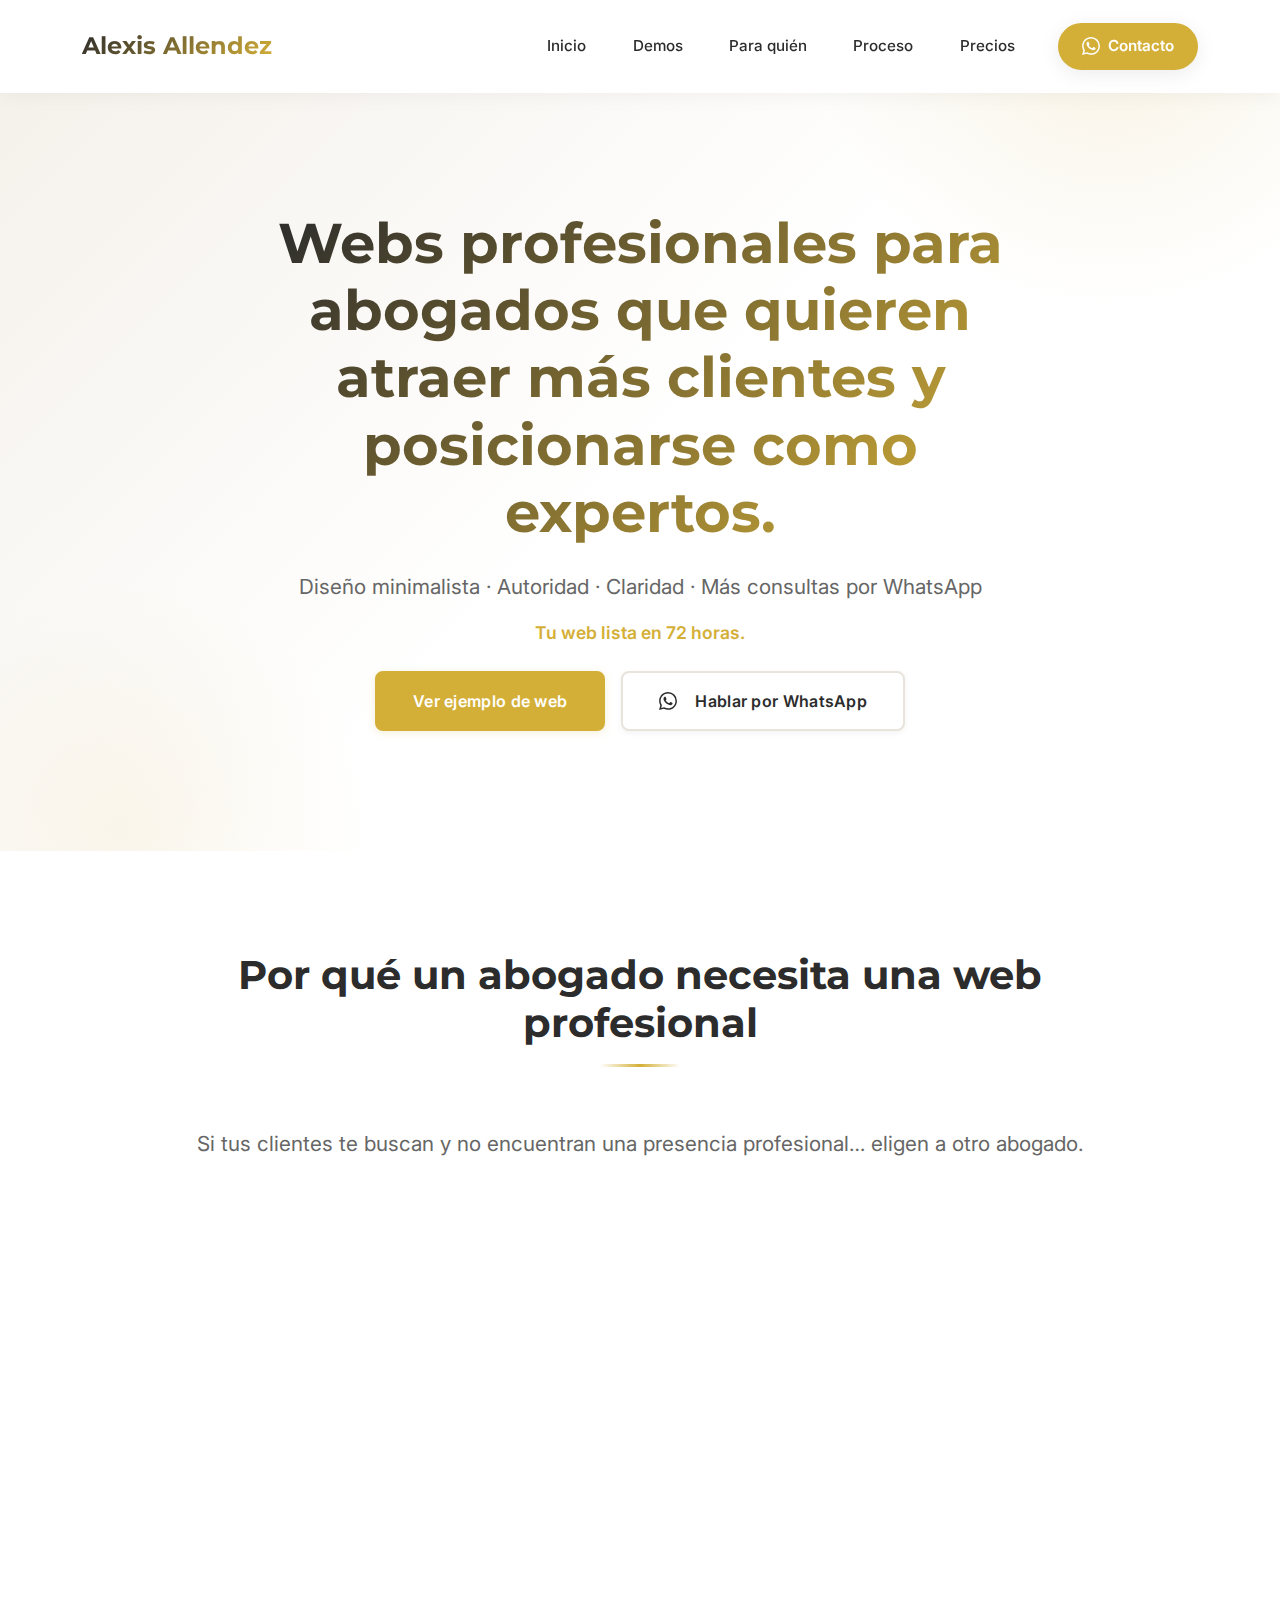
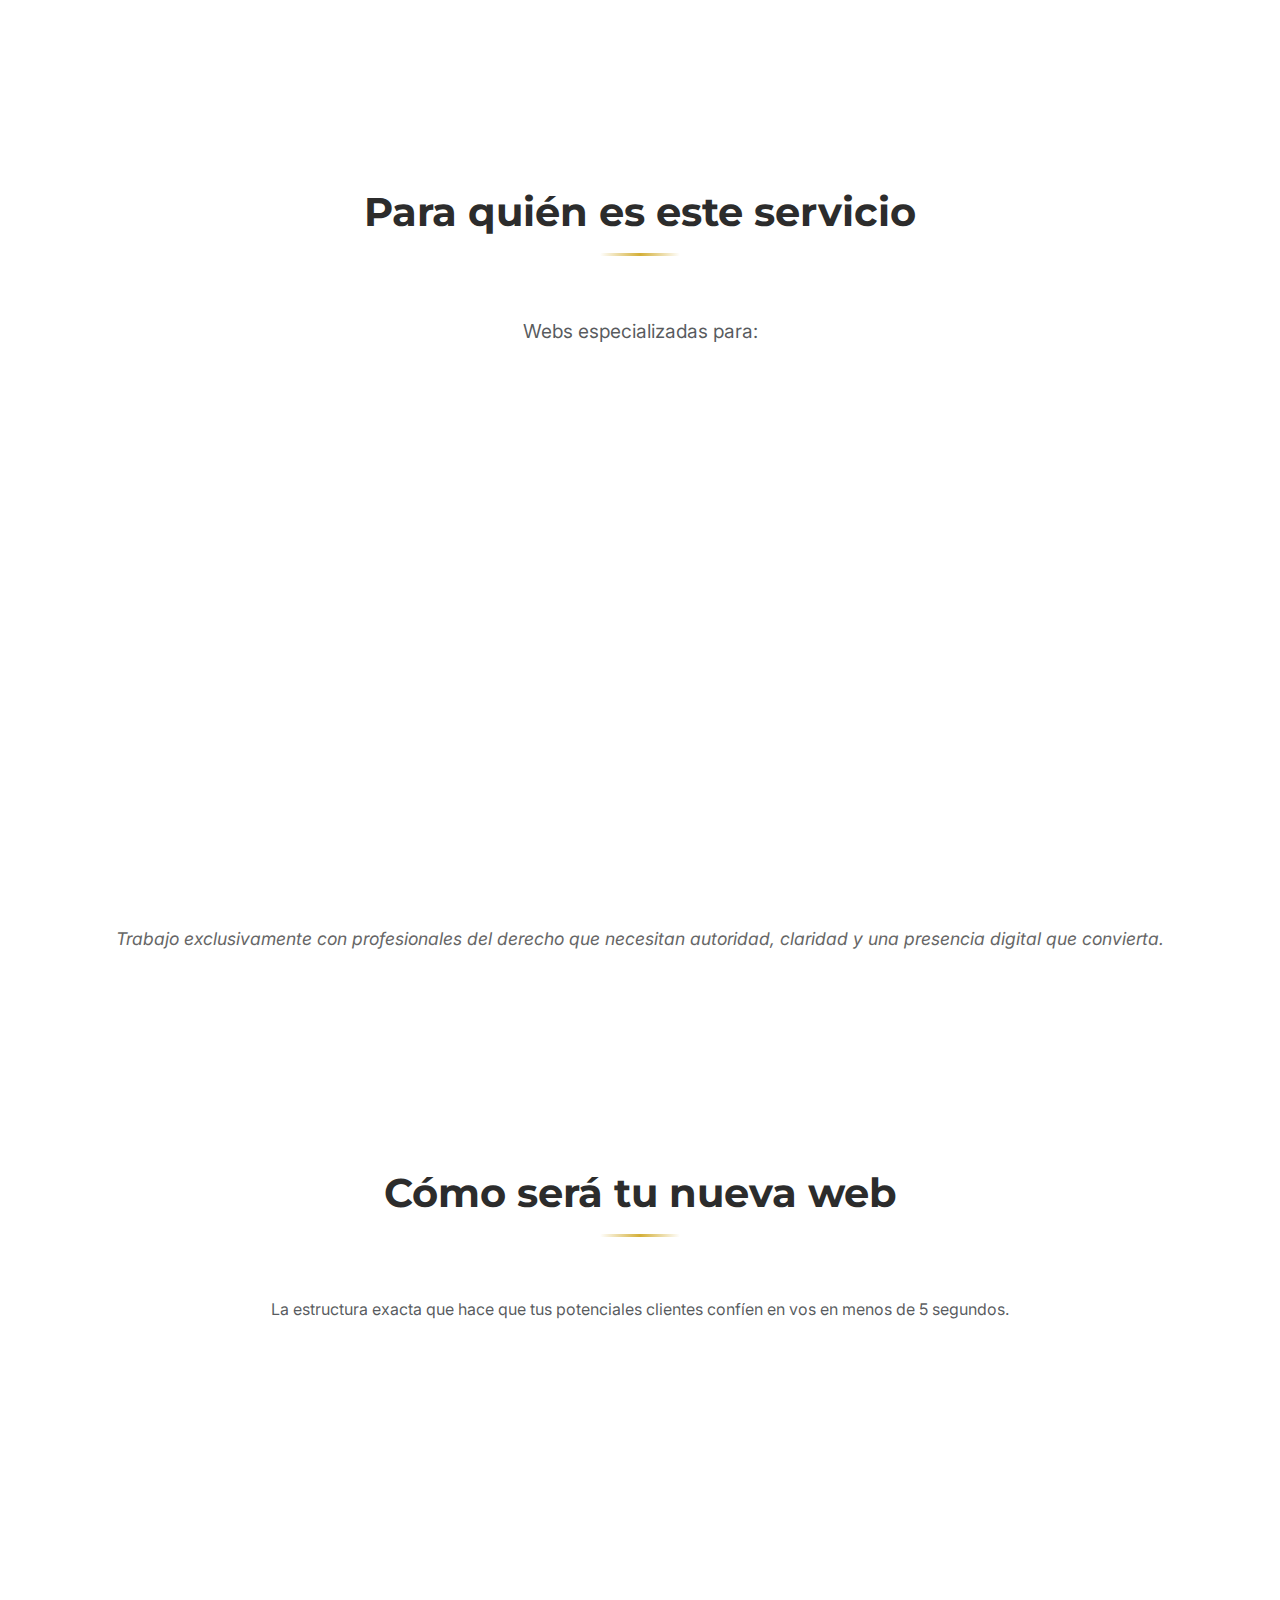
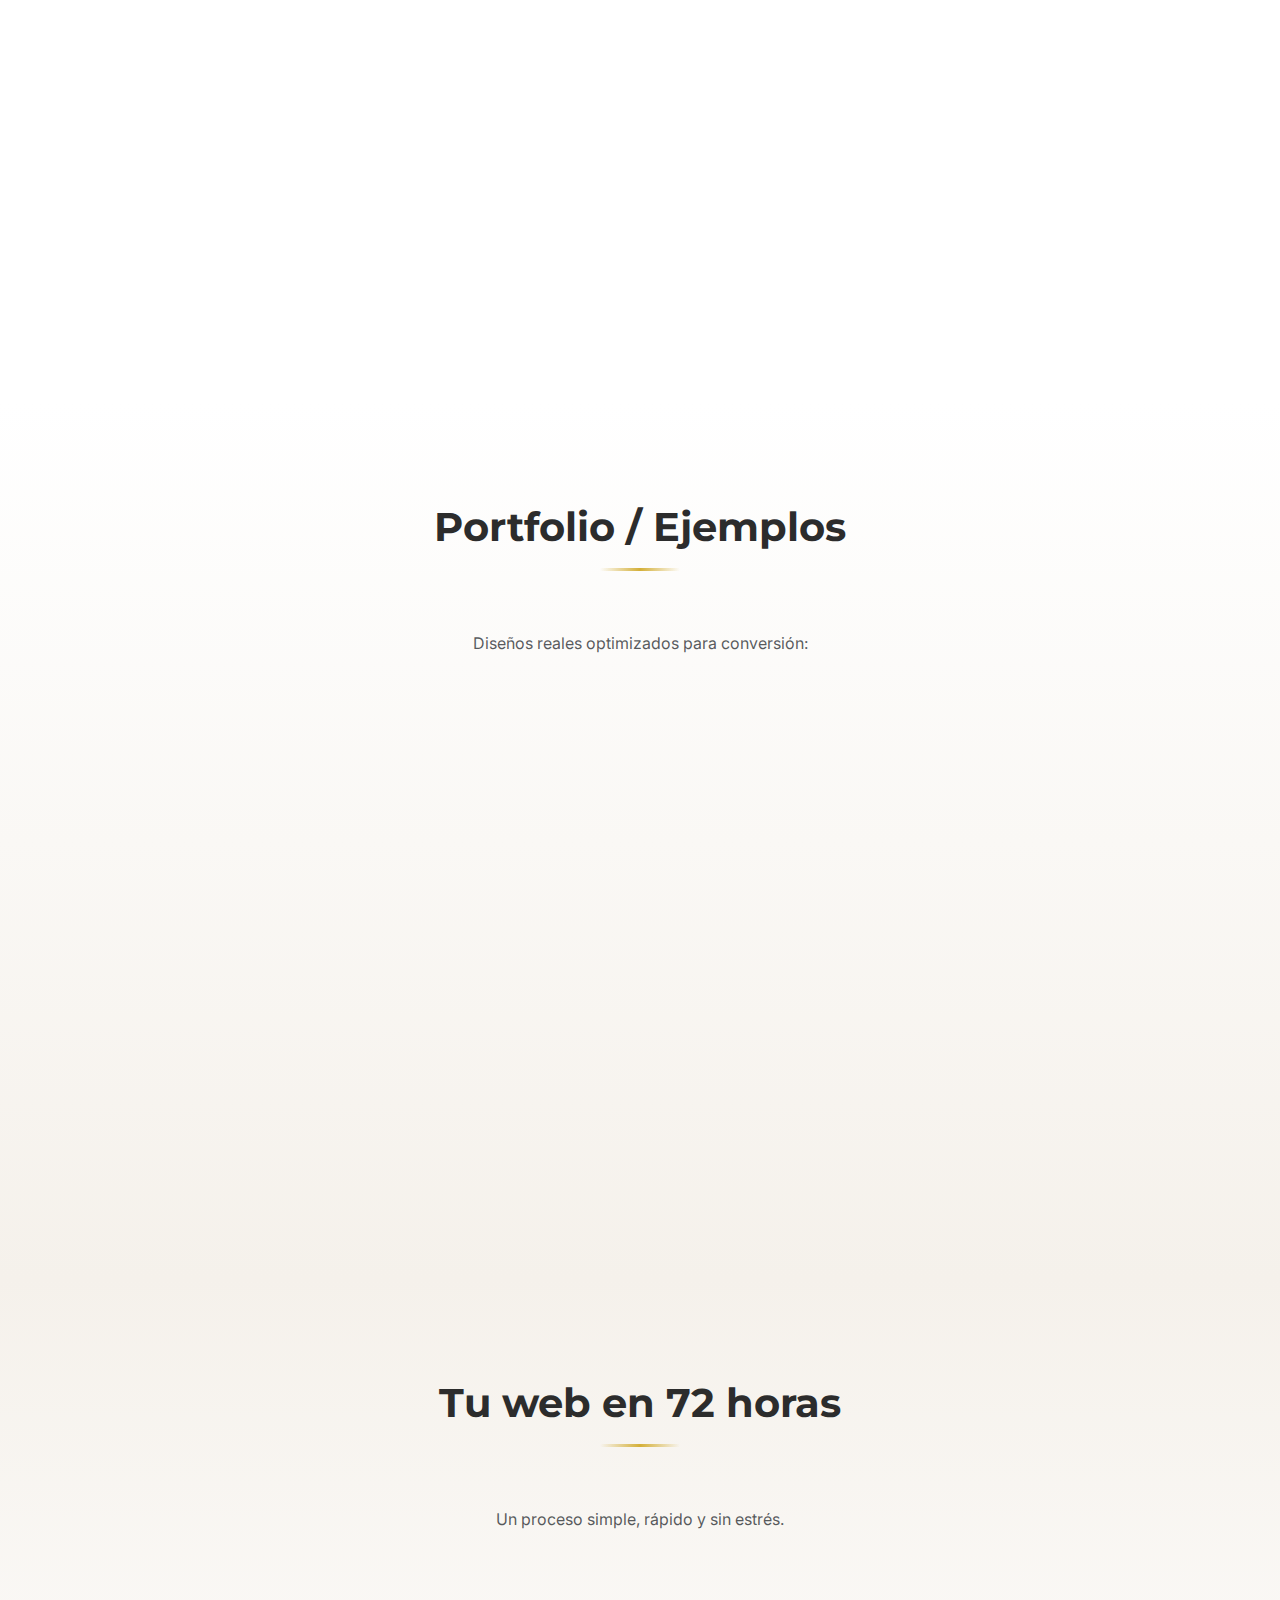
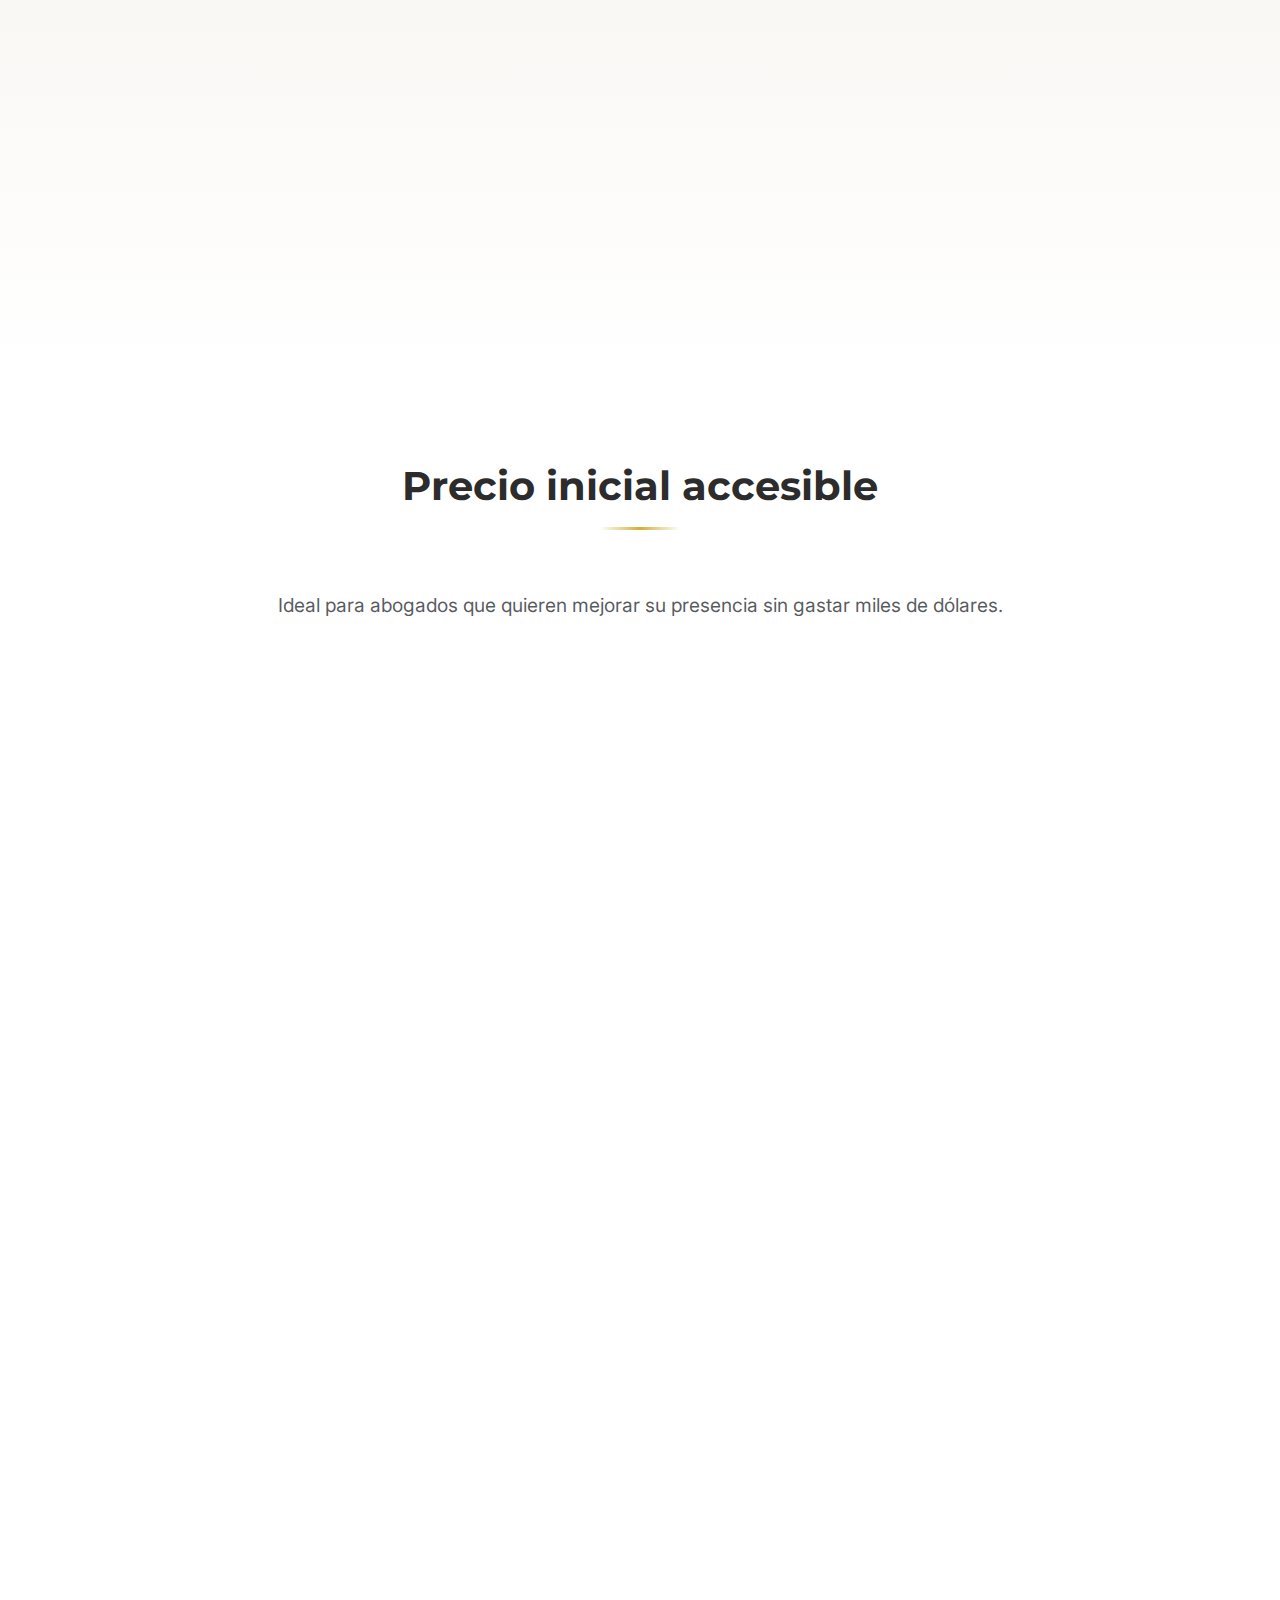
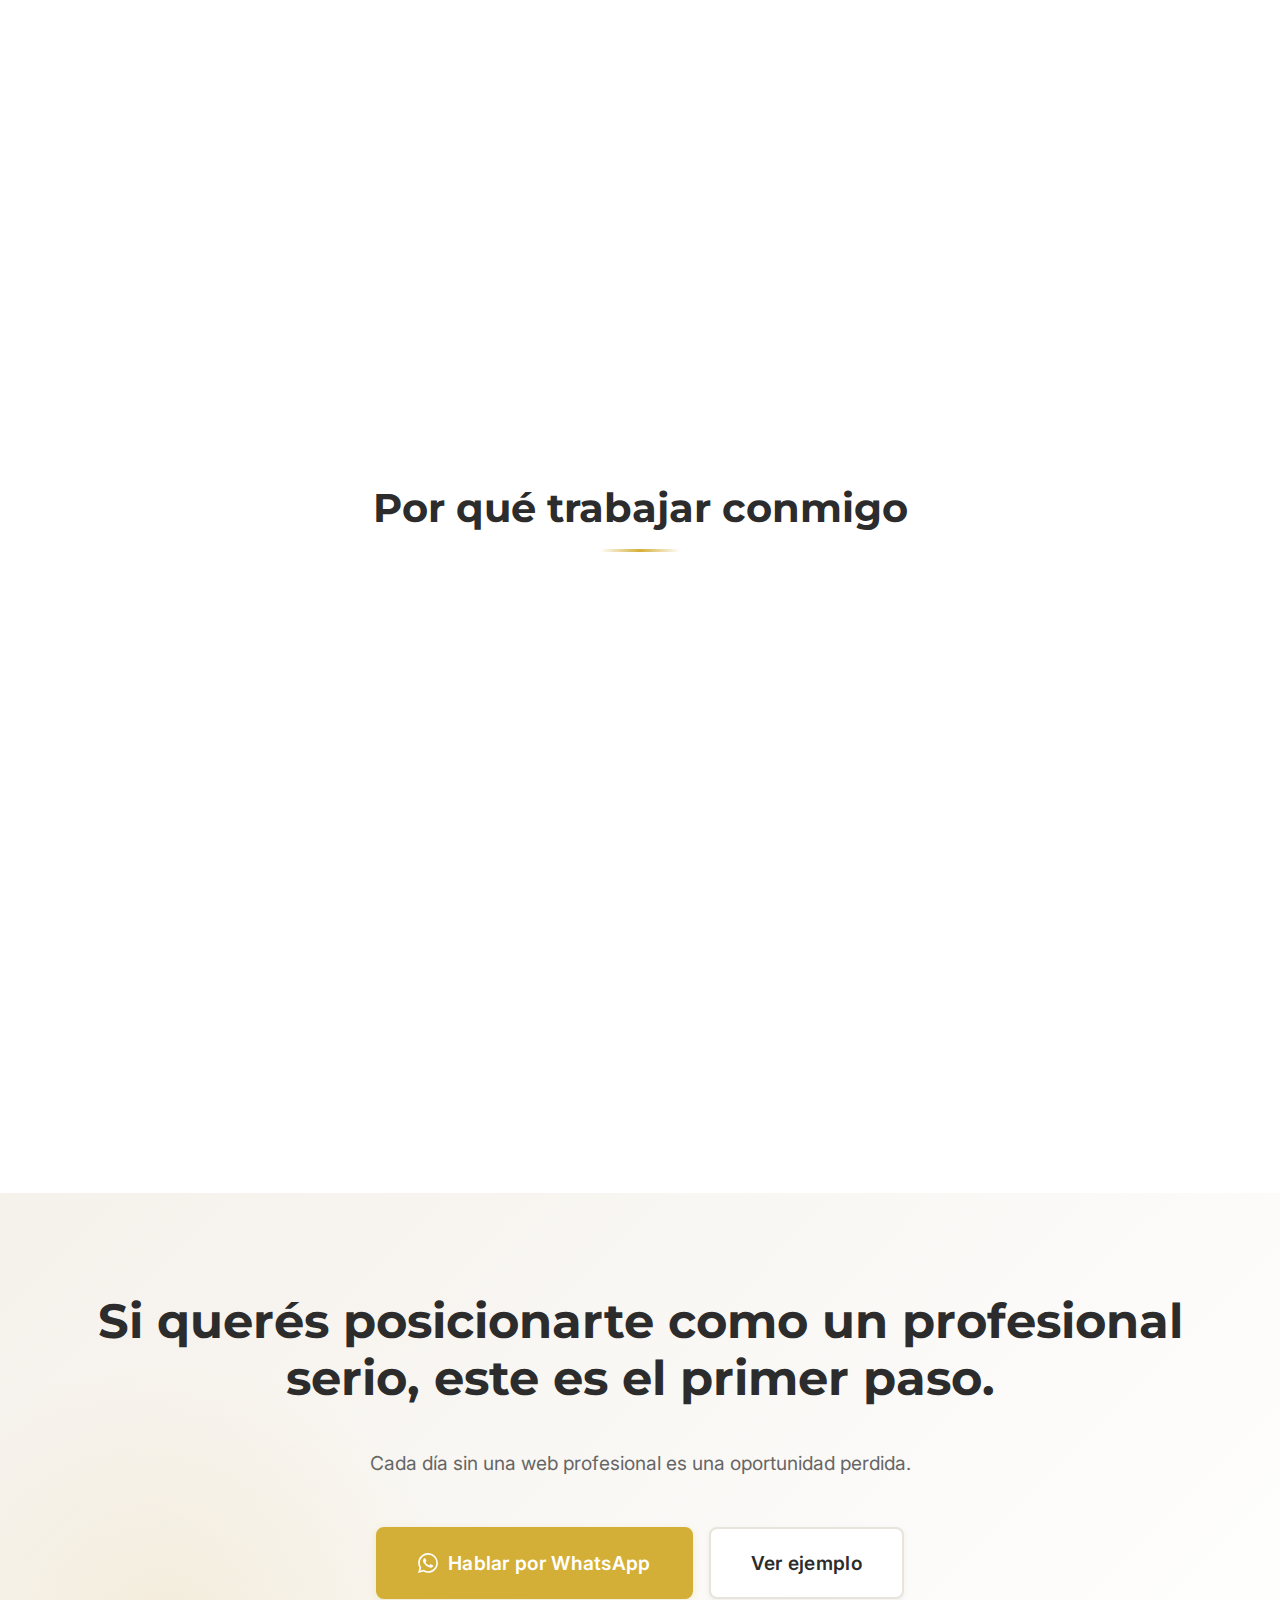
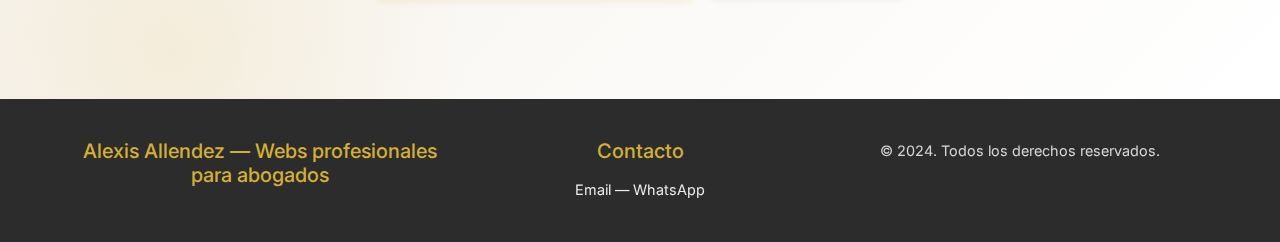
<file: index.html>
<!DOCTYPE html>
<html lang="es">
<head>
    <meta charset="UTF-8">
    <meta name="viewport" content="width=device-width, initial-scale=1.0">
    <title>Alexis Allendez | Webs Profesionales para Abogados</title>
    
    <!-- Favicon -->
    <link rel="icon" type="image/svg+xml" href="favicon.svg">
    <link rel="icon" type="image/png" href="favicon.svg">
    <link rel="shortcut icon" type="image/svg+xml" href="favicon.svg">
    <link rel="apple-touch-icon" sizes="180x180" href="favicon.svg">
    <meta name="theme-color" content="#D4AF37">
    
    <!-- Bootstrap 5 CSS -->
    <link href="https://cdn.jsdelivr.net/npm/bootstrap@5.3.2/dist/css/bootstrap.min.css" rel="stylesheet">
    
    <!-- Google Fonts -->
    <link rel="preconnect" href="https://fonts.googleapis.com">
    <link rel="preconnect" href="https://fonts.gstatic.com" crossorigin>
    <link href="https://fonts.googleapis.com/css2?family=Inter:wght@300;400;500;600;700&family=Montserrat:wght@400;500;600;700&display=swap" rel="stylesheet">
    
    <!-- Font Awesome -->
    <link rel="stylesheet" href="https://cdnjs.cloudflare.com/ajax/libs/font-awesome/6.4.0/css/all.min.css">
    
    <!-- Custom CSS -->
    <link rel="stylesheet" href="styles.css">
</head>
<body>
    <!-- 0. Navbar -->
    <nav class="navbar navbar-expand-lg navbar-light bg-white fixed-top">
        <div class="container">
            <a class="navbar-brand" href="#inicio">
                <span class="brand-text">Alexis Allendez</span>
            </a>
            <button class="navbar-toggler" type="button" data-bs-toggle="collapse" data-bs-target="#navbarNav" aria-controls="navbarNav" aria-expanded="false" aria-label="Toggle navigation">
                <span class="navbar-toggler-icon"></span>
            </button>
            <div class="collapse navbar-collapse" id="navbarNav">
                <ul class="navbar-nav ms-auto align-items-center">
                    <li class="nav-item">
                        <a class="nav-link" href="#inicio">Inicio</a>
                    </li>
                    <li class="nav-item">
                        <a class="nav-link" href="#demos">Demos</a>
                    </li>
                    <li class="nav-item">
                        <a class="nav-link" href="#para-quien">Para quién</a>
                    </li>
                    <li class="nav-item">
                        <a class="nav-link" href="#proceso">Proceso</a>
                    </li>
                    <li class="nav-item">
                        <a class="nav-link" href="#precios">Precios</a>
                    </li>
                    <li class="nav-item ms-lg-3">
                        <a class="nav-link btn-nav-contact" href="https://wa.me/526641234567?text=Hola,%20me%20interesa%20una%20web%20profesional%20para%20abogado" target="_blank">
                            <svg width="18" height="18" viewBox="0 0 24 24" fill="currentColor">
                                <path d="M17.472 14.382c-.297-.149-1.758-.867-2.03-.967-.273-.099-.471-.148-.67.15-.197.297-.767.966-.94 1.164-.173.199-.347.223-.644.075-.297-.15-1.255-.463-2.39-1.475-.883-.788-1.48-1.761-1.653-2.059-.173-.297-.018-.458.13-.606.134-.133.298-.347.446-.52.149-.174.198-.298.298-.497.099-.198.05-.371-.025-.52-.075-.149-.669-1.612-.916-2.207-.242-.579-.487-.5-.669-.51-.173-.008-.371-.01-.57-.01-.198 0-.52.074-.792.372-.272.297-1.04 1.016-1.04 2.479 0 1.462 1.065 2.875 1.213 3.074.149.198 2.096 3.2 5.077 4.487.709.306 1.262.489 1.694.625.712.227 1.36.195 1.871.118.571-.085 1.758-.719 2.006-1.413.248-.694.248-1.289.173-1.413-.074-.124-.272-.198-.57-.347m-5.421 7.403h-.004a9.87 9.87 0 01-5.031-1.378l-.361-.214-3.741.982.998-3.648-.235-.374a9.86 9.86 0 01-1.51-5.26c.001-5.45 4.436-9.884 9.888-9.884 2.64 0 5.122 1.03 6.988 2.898a9.825 9.825 0 012.893 6.994c-.003 5.45-4.437 9.884-9.885 9.884m8.413-18.297A11.815 11.815 0 0012.05 0C5.495 0 .16 5.335.157 11.892c0 2.096.547 4.142 1.588 5.945L.057 24l6.305-1.654a11.882 11.882 0 005.683 1.448h.005c6.554 0 11.89-5.335 11.893-11.893a11.821 11.821 0 00-3.48-8.413Z"/>
                            </svg>
                            Contacto
                        </a>
                    </li>
                </ul>
            </div>
        </div>
    </nav>

    <!-- 1. Hero -->
    <section id="inicio" class="hero-landing">
        <div class="container">
            <div class="row align-items-center g-4 g-lg-5">
                <div class="col-12 col-lg-8 mx-auto text-center">
                    <div class="hero-content">
                        <h1 class="hero-title-landing mb-4">Webs profesionales para abogados que quieren atraer más clientes y posicionarse como expertos.</h1>
                        <p class="hero-subtitle mb-3" style="font-size: 1.3rem; color: var(--color-text-light);">
                            Diseño minimalista · Autoridad · Claridad · Más consultas por WhatsApp
                        </p>
                        <p class="hero-badge-text mb-4" style="font-size: 1.1rem; font-weight: 600; color: var(--color-gold);">
                            Tu web lista en 72 horas.
                        </p>
                        <div class="hero-buttons d-flex flex-column flex-md-row gap-3 justify-content-center">
                            <a href="#demos" class="btn btn-primary btn-lg">
                                <span>Ver ejemplo de web</span>
                            </a>
                            <a href="https://wa.me/526641234567?text=Hola,%20me%20interesa%20una%20web%20profesional%20para%20abogado" class="btn btn-outline-primary btn-lg" target="_blank">
                                <svg width="18" height="18" viewBox="0 0 24 24" fill="currentColor" style="margin-right: 8px;">
                                    <path d="M17.472 14.382c-.297-.149-1.758-.867-2.03-.967-.273-.099-.471-.148-.67.15-.197.297-.767.966-.94 1.164-.173.199-.347.223-.644.075-.297-.15-1.255-.463-2.39-1.475-.883-.788-1.48-1.761-1.653-2.059-.173-.297-.018-.458.13-.606.134-.133.298-.347.446-.52.149-.174.198-.298.298-.497.099-.198.05-.371-.025-.52-.075-.149-.669-1.612-.916-2.207-.242-.579-.487-.5-.669-.51-.173-.008-.371-.01-.57-.01-.198 0-.52.074-.792.372-.272.297-1.04 1.016-1.04 2.479 0 1.462 1.065 2.875 1.213 3.074.149.198 2.096 3.2 5.077 4.487.709.306 1.262.489 1.694.625.712.227 1.36.195 1.871.118.571-.085 1.758-.719 2.006-1.413.248-.694.248-1.289.173-1.413-.074-.124-.272-.198-.57-.347m-5.421 7.403h-.004a9.87 9.87 0 01-5.031-1.378l-.361-.214-3.741.982.998-3.648-.235-.374a9.86 9.86 0 01-1.51-5.26c.001-5.45 4.436-9.884 9.888-9.884 2.64 0 5.122 1.03 6.988 2.898a9.825 9.825 0 012.893 6.994c-.003 5.45-4.437 9.884-9.885 9.884m8.413-18.297A11.815 11.815 0 0012.05 0C5.495 0 .16 5.335.157 11.892c0 2.096.547 4.142 1.588 5.945L.057 24l6.305-1.654a11.882 11.882 0 005.683 1.448h.005c6.554 0 11.89-5.335 11.893-11.893a11.821 11.821 0 00-3.48-8.413Z"/>
                                </svg>
                                <span>Hablar por WhatsApp</span>
                            </a>
                        </div>
                    </div>
                </div>
            </div>
        </div>
    </section>

    <!-- 2. Por qué un abogado necesita una web profesional -->
    <section class="pain-section">
        <div class="container">
            <div class="row">
                <div class="col-lg-10 mx-auto">
                    <h2 class="section-title">Por qué un abogado necesita una web profesional</h2>
                    <p class="text-center mb-5" style="font-size: 1.3rem; color: var(--color-text-light);">
                        Si tus clientes te buscan y no encuentran una presencia profesional… eligen a otro abogado.
                    </p>
                    <div class="pain-points">
                        <div class="pain-item">
                            <p class="pain-text">Los clientes laborales y familiares buscan confianza inmediata.</p>
                        </div>
                        <div class="pain-item">
                            <p class="pain-text">Si solo estás en Instagram, tu autoridad se ve reducida.</p>
                        </div>
                        <div class="pain-item">
                            <p class="pain-text">Una web ordena tu información, transmite experiencia y aumenta tus consultas.</p>
                        </div>
                        <div class="pain-item">
                            <p class="pain-text">Un solo caso paga 5–10 veces el valor de tu web.</p>
                        </div>
                    </div>
                </div>
            </div>
        </div>
    </section>

    <!-- 3. Para quién es este servicio -->
    <section id="para-quien" class="benefits-section">
        <div class="container">
            <h2 class="section-title">Para quién es este servicio</h2>
            <p class="text-center text-muted mb-4" style="font-size: 1.2rem;">Webs especializadas para:</p>
            <div class="row g-4">
                <div class="col-lg-4 col-md-6">
                    <div class="benefit-card">
                        <div class="benefit-icon">L</div>
                        <h3>Abogados laboralistas</h3>
                        <p>Transmitir experiencia y resultados.</p>
                    </div>
                </div>
                <div class="col-lg-4 col-md-6">
                    <div class="benefit-card">
                        <div class="benefit-icon">F</div>
                        <h3>Abogados de familia</h3>
                        <p>Confianza y empatía en casos sensibles.</p>
                    </div>
                </div>
                <div class="col-lg-4 col-md-6">
                    <div class="benefit-card">
                        <div class="benefit-icon">P</div>
                        <h3>Penalistas</h3>
                        <p>Presencia sólida, seria y profesional.</p>
                    </div>
                </div>
                <div class="col-lg-4 col-md-6 offset-lg-2">
                    <div class="benefit-card">
                        <div class="benefit-icon">D</div>
                        <h3>Despachos corporativos</h3>
                        <p>Imagen premium y autoridad.</p>
                    </div>
                </div>
                <div class="col-lg-4 col-md-6">
                    <div class="benefit-card">
                        <div class="benefit-icon">C</div>
                        <h3>Consultores legales independientes</h3>
                        <p>Marca personal que atrae clientes de calidad.</p>
                    </div>
                </div>
            </div>
            <p class="text-center mt-5" style="font-size: 1.1rem; color: var(--color-text-light);">
                <em>Trabajo exclusivamente con profesionales del derecho que necesitan autoridad, claridad y una presencia digital que convierta.</em>
            </p>
        </div>
    </section>

    <!-- 4. Cómo será tu nueva web -->
    <section id="servicios" class="benefits-section">
        <div class="container">
            <h2 class="section-title">Cómo será tu nueva web</h2>
            <p class="text-center text-muted mb-5">La estructura exacta que hace que tus potenciales clientes confíen en vos en menos de 5 segundos.</p>
            <div class="row g-4">
                <div class="col-lg-4 col-md-6">
                    <div class="benefit-card">
                        <div class="benefit-icon">1</div>
                        <h3>Presentación profesional</h3>
                        <p>Foto + especialización. Autoridad clara desde el primer instante.</p>
                    </div>
                </div>
                <div class="col-lg-4 col-md-6">
                    <div class="benefit-card">
                        <div class="benefit-icon">2</div>
                        <h3>Servicios explicados con claridad</h3>
                        <p>Sin jerga legal. El cliente entiende "qué hacés y cómo lo ayudás".</p>
                    </div>
                </div>
                <div class="col-lg-4 col-md-6">
                    <div class="benefit-card">
                        <div class="benefit-icon">3</div>
                        <h3>Motivos para elegirte</h3>
                        <p>Diferenciales, experiencia, trayectoria y respaldo profesional.</p>
                    </div>
                </div>
                <div class="col-lg-4 col-md-6">
                    <div class="benefit-card">
                        <div class="benefit-icon">4</div>
                        <h3>Testimonios / Casos</h3>
                        <p>Prueba social que genera confianza (si no tenés testimonios, los armamos juntos).</p>
                    </div>
                </div>
                <div class="col-lg-4 col-md-6">
                    <div class="benefit-card">
                        <div class="benefit-icon">5</div>
                        <h3>Botón directo a WhatsApp</h3>
                        <p>Contacto rápido. Sin fricción.</p>
                    </div>
                </div>
            </div>
        </div>
    </section>

    <!-- 6. Portfolio / Ejemplos -->
    <section id="demos" class="demos-section">
        <div class="container">
            <h2 class="section-title">Portfolio / Ejemplos</h2>
            <p class="text-center text-muted mb-5">Diseños reales optimizados para conversión:</p>
            <div class="row g-4 justify-content-center">
                <div class="col-lg-6 col-md-8">
                    <div class="demo-card">
                        <div class="demo-image">
                            <img src="images/cap1.png" alt="Demo Web Profesional - Dr. Santiago Herrera" class="img-fluid">
                        </div>
                        <div class="demo-content">
                            <h3>Web Profesional – Dr. Santiago Herrera</h3>
                            <p class="demo-subtitle">Diseño moderno y minimalista con estructura centrada en autoridad.</p>
                            <a href="demos/demo1/index.html" class="btn btn-secondary w-100" target="_blank">Ver ejemplo</a>
                        </div>
                    </div>
                </div>
                <div class="col-lg-6 col-md-8">
                    <div class="demo-card">
                        <div class="demo-image">
                            <img src="images/cap2.png" alt="Demo Web Profesional para Abogado" class="img-fluid">
                        </div>
                        <div class="demo-content">
                            <h3>Web para Abogado Independiente</h3>
                            <p class="demo-subtitle">Elegante, clara y optimizada para generar consultas.</p>
                            <a href="demos/Roberto Cornejo/index.html" class="btn btn-secondary w-100" target="_blank">Ver ejemplo</a>
                        </div>
                    </div>
                </div>
            </div>
        </div>
    </section>

    <!-- 7. Tu web en 72 horas -->
    <section id="proceso" class="process-section">
        <div class="container">
            <h2 class="section-title">Tu web en 72 horas</h2>
            <p class="text-center text-muted mb-5">Un proceso simple, rápido y sin estrés.</p>
            <div class="row g-4">
                <div class="col-lg-3 col-md-6">
                    <div class="process-step">
                        <div class="step-number">1</div>
                        <h3>Elijo 2 estilos para vos</h3>
                        <p>Minimalista o Clásico Profesional.</p>
                    </div>
                </div>
                <div class="col-lg-3 col-md-6">
                    <div class="process-step">
                        <div class="step-number">2</div>
                        <h3>Seleccionás uno</h3>
                        <p>Lo adapto a tu especialización exacta.</p>
                    </div>
                </div>
                <div class="col-lg-3 col-md-6">
                    <div class="process-step">
                        <div class="step-number">3</div>
                        <h3>Cargo tu información</h3>
                        <p>Fotos, datos, servicios, contacto y textos.</p>
                    </div>
                </div>
                <div class="col-lg-3 col-md-6">
                    <div class="process-step">
                        <div class="step-number">4</div>
                        <h3>Entrega final + optimización</h3>
                        <p>Tu web lista en máximo 3 días.</p>
                    </div>
                </div>
            </div>
        </div>
    </section>

    <!-- 8. Precio inicial accesible -->
    <section id="precios" class="pricing-section">
        <div class="container">
            <h2 class="section-title">Precio inicial accesible</h2>
            <p class="text-center text-muted mb-5" style="font-size: 1.2rem;">Ideal para abogados que quieren mejorar su presencia sin gastar miles de dólares.</p>
            <div class="row justify-content-center">
                <div class="col-lg-10">
                    <div class="pricing-card-enhanced">
                        <div class="pricing-header">
                            <div class="pricing-price">
                                <span class="price-amount">120</span>
                                <span class="price-currency">USD</span>
                            </div>
                            <h3 class="pricing-title">Web Profesional para Abogados</h3>
                        </div>
                        
                        <div class="pricing-benefits">
                            <div class="benefit-row">
                                <div class="benefit-icon">✔</div>
                                <div class="benefit-content">
                                    <strong>Diseño completo</strong>
                                </div>
                            </div>
                            
                            <div class="benefit-row">
                                <div class="benefit-icon">✔</div>
                                <div class="benefit-content">
                                    <strong>Adaptado a tu especialidad</strong>
                                </div>
                            </div>
                            
                            <div class="benefit-row">
                                <div class="benefit-icon">✔</div>
                                <div class="benefit-content">
                                    <strong>Botón directo a WhatsApp</strong>
                                </div>
                            </div>
                            
                            <div class="benefit-row">
                                <div class="benefit-icon">✔</div>
                                <div class="benefit-content">
                                    <strong>Estructura optimizada para convertir</strong>
                                </div>
                            </div>
                            
                            <div class="benefit-row">
                                <div class="benefit-icon">✔</div>
                                <div class="benefit-content">
                                    <strong>Entrega en 72 horas</strong>
                                </div>
                            </div>
                            
                            <div class="benefit-row">
                                <div class="benefit-icon">✔</div>
                                <div class="benefit-content">
                                    <strong>Optimización básica para Google (SEO local)</strong>
                                </div>
                            </div>
                        </div>

                        <div class="pricing-cta">
                            <a href="https://wa.me/526641234567?text=Hola,%20quiero%20mi%20vista%20previa" class="btn btn-primary btn-lg w-100" target="_blank">
                                <svg width="20" height="20" viewBox="0 0 24 24" fill="currentColor">
                                    <path d="M17.472 14.382c-.297-.149-1.758-.867-2.03-.967-.273-.099-.471-.148-.67.15-.197.297-.767.966-.94 1.164-.173.199-.347.223-.644.075-.297-.15-1.255-.463-2.39-1.475-.883-.788-1.48-1.761-1.653-2.059-.173-.297-.018-.458.13-.606.134-.133.298-.347.446-.52.149-.174.198-.298.298-.497.099-.198.05-.371-.025-.52-.075-.149-.669-1.612-.916-2.207-.242-.579-.487-.5-.669-.51-.173-.008-.371-.01-.57-.01-.198 0-.52.074-.792.372-.272.297-1.04 1.016-1.04 2.479 0 1.462 1.065 2.875 1.213 3.074.149.198 2.096 3.2 5.077 4.487.709.306 1.262.489 1.694.625.712.227 1.36.195 1.871.118.571-.085 1.758-.719 2.006-1.413.248-.694.248-1.289.173-1.413-.074-.124-.272-.198-.57-.347m-5.421 7.403h-.004a9.87 9.87 0 01-5.031-1.378l-.361-.214-3.741.982.998-3.648-.235-.374a9.86 9.86 0 01-1.51-5.26c.001-5.45 4.436-9.884 9.888-9.884 2.64 0 5.122 1.03 6.988 2.898a9.825 9.825 0 012.893 6.994c-.003 5.45-4.437 9.884-9.885 9.884m8.413-18.297A11.815 11.815 0 0012.05 0C5.495 0 .16 5.335.157 11.892c0 2.096.547 4.142 1.588 5.945L.057 24l6.305-1.654a11.882 11.882 0 005.683 1.448h.005c6.554 0 11.89-5.335 11.893-11.893a11.821 11.821 0 00-3.48-8.413Z"/>
                                </svg>
                                <span>Quiero mi vista previa</span>
                            </a>
                        </div>
                    </div>
                </div>
            </div>
        </div>
    </section>

    <!-- 9. Por qué trabajar conmigo -->
    <section class="about-section">
        <div class="container">
            <h2 class="section-title">Por qué trabajar conmigo</h2>
            <div class="row g-4">
                <div class="col-lg-6">
                    <div class="benefit-card">
                        <div class="benefit-icon">E</div>
                        <h3>Especializado en el nicho legal</h3>
                        <p>No creo webs genéricas. Conozco las necesidades reales de abogados.</p>
                    </div>
                </div>
                <div class="col-lg-6">
                    <div class="benefit-card">
                        <div class="benefit-icon">D</div>
                        <h3>Diseños que convierten</h3>
                        <p>Cada sección está pensada para generar confianza y aumentar consultas.</p>
                    </div>
                </div>
                <div class="col-lg-6">
                    <div class="benefit-card">
                        <div class="benefit-icon">R</div>
                        <h3>Rápido, ordenado, sin complicaciones</h3>
                        <p>Proceso simple y sin reuniones eternas.</p>
                    </div>
                </div>
                <div class="col-lg-6">
                    <div class="benefit-card">
                        <div class="benefit-icon">V</div>
                        <h3>Vista previa antes de pagar</h3>
                        <p>Ves exactamente cómo se verá tu web antes de comprometerte.</p>
                    </div>
                </div>
            </div>
        </div>
    </section>

    <!-- 10. CTA final -->
    <section class="cta-final-section">
        <div class="container">
            <h2 class="cta-title">Si querés posicionarte como un profesional serio, este es el primer paso.</h2>
            <p class="text-center mb-5" style="font-size: 1.2rem; color: var(--color-text-light);">Cada día sin una web profesional es una oportunidad perdida.</p>
            <div class="cta-buttons d-flex flex-column flex-md-row gap-3 justify-content-center">
                <a href="https://wa.me/526641234567?text=Hola,%20quiero%20solicitar%20una%20vista%20previa%20gratuita" class="btn btn-primary btn-lg" target="_blank" style="font-size: 1.2rem; padding: 20px 40px;">
                    <svg width="20" height="20" viewBox="0 0 24 24" fill="currentColor">
                        <path d="M17.472 14.382c-.297-.149-1.758-.867-2.03-.967-.273-.099-.471-.148-.67.15-.197.297-.767.966-.94 1.164-.173.199-.347.223-.644.075-.297-.15-1.255-.463-2.39-1.475-.883-.788-1.48-1.761-1.653-2.059-.173-.297-.018-.458.13-.606.134-.133.298-.347.446-.52.149-.174.198-.298.298-.497.099-.198.05-.371-.025-.52-.075-.149-.669-1.612-.916-2.207-.242-.579-.487-.5-.669-.51-.173-.008-.371-.01-.57-.01-.198 0-.52.074-.792.372-.272.297-1.04 1.016-1.04 2.479 0 1.462 1.065 2.875 1.213 3.074.149.198 2.096 3.2 5.077 4.487.709.306 1.262.489 1.694.625.712.227 1.36.195 1.871.118.571-.085 1.758-.719 2.006-1.413.248-.694.248-1.289.173-1.413-.074-.124-.272-.198-.57-.347m-5.421 7.403h-.004a9.87 9.87 0 01-5.031-1.378l-.361-.214-3.741.982.998-3.648-.235-.374a9.86 9.86 0 01-1.51-5.26c.001-5.45 4.436-9.884 9.888-9.884 2.64 0 5.122 1.03 6.988 2.898a9.825 9.825 0 012.893 6.994c-.003 5.45-4.437 9.884-9.885 9.884m8.413-18.297A11.815 11.815 0 0012.05 0C5.495 0 .16 5.335.157 11.892c0 2.096.547 4.142 1.588 5.945L.057 24l6.305-1.654a11.882 11.882 0 005.683 1.448h.005c6.554 0 11.89-5.335 11.893-11.893a11.821 11.821 0 00-3.48-8.413Z"/>
                    </svg>
                    <span>Hablar por WhatsApp</span>
                </a>
                <a href="#demos" class="btn btn-outline-primary btn-lg" style="font-size: 1.2rem; padding: 20px 40px;">
                    <span>Ver ejemplo</span>
                </a>
            </div>
        </div>
    </section>

    <!-- 11. Footer -->
    <footer class="footer">
        <div class="container">
            <div class="row">
                <div class="col-lg-4 mb-4 mb-lg-0">
                    <h5 style="color: var(--color-gold); margin-bottom: 15px;">Alexis Allendez — Webs profesionales para abogados</h5>
                </div>
                <div class="col-lg-4 mb-4 mb-lg-0">
                    <h5 style="color: var(--color-gold); margin-bottom: 15px;">Contacto</h5>
                    <p style="margin: 0; opacity: 0.9;">
                        <a href="mailto:contacto@alexisallendez.com" style="color: var(--color-white); text-decoration: none;">Email</a> — 
                        <a href="https://wa.me/526641234567" style="color: var(--color-white); text-decoration: none;" target="_blank">WhatsApp</a>
                    </p>
                </div>
                <div class="col-lg-4">
                    <p style="margin: 0; opacity: 0.8; font-size: 0.9rem;">© 2024. Todos los derechos reservados.</p>
                </div>
            </div>
        </div>
    </footer>

    <!-- Bootstrap 5 JS Bundle -->
    <script src="https://cdn.jsdelivr.net/npm/bootstrap@5.3.2/dist/js/bootstrap.bundle.min.js"></script>
    <script src="index.js"></script>
</body>
</html>
</file>
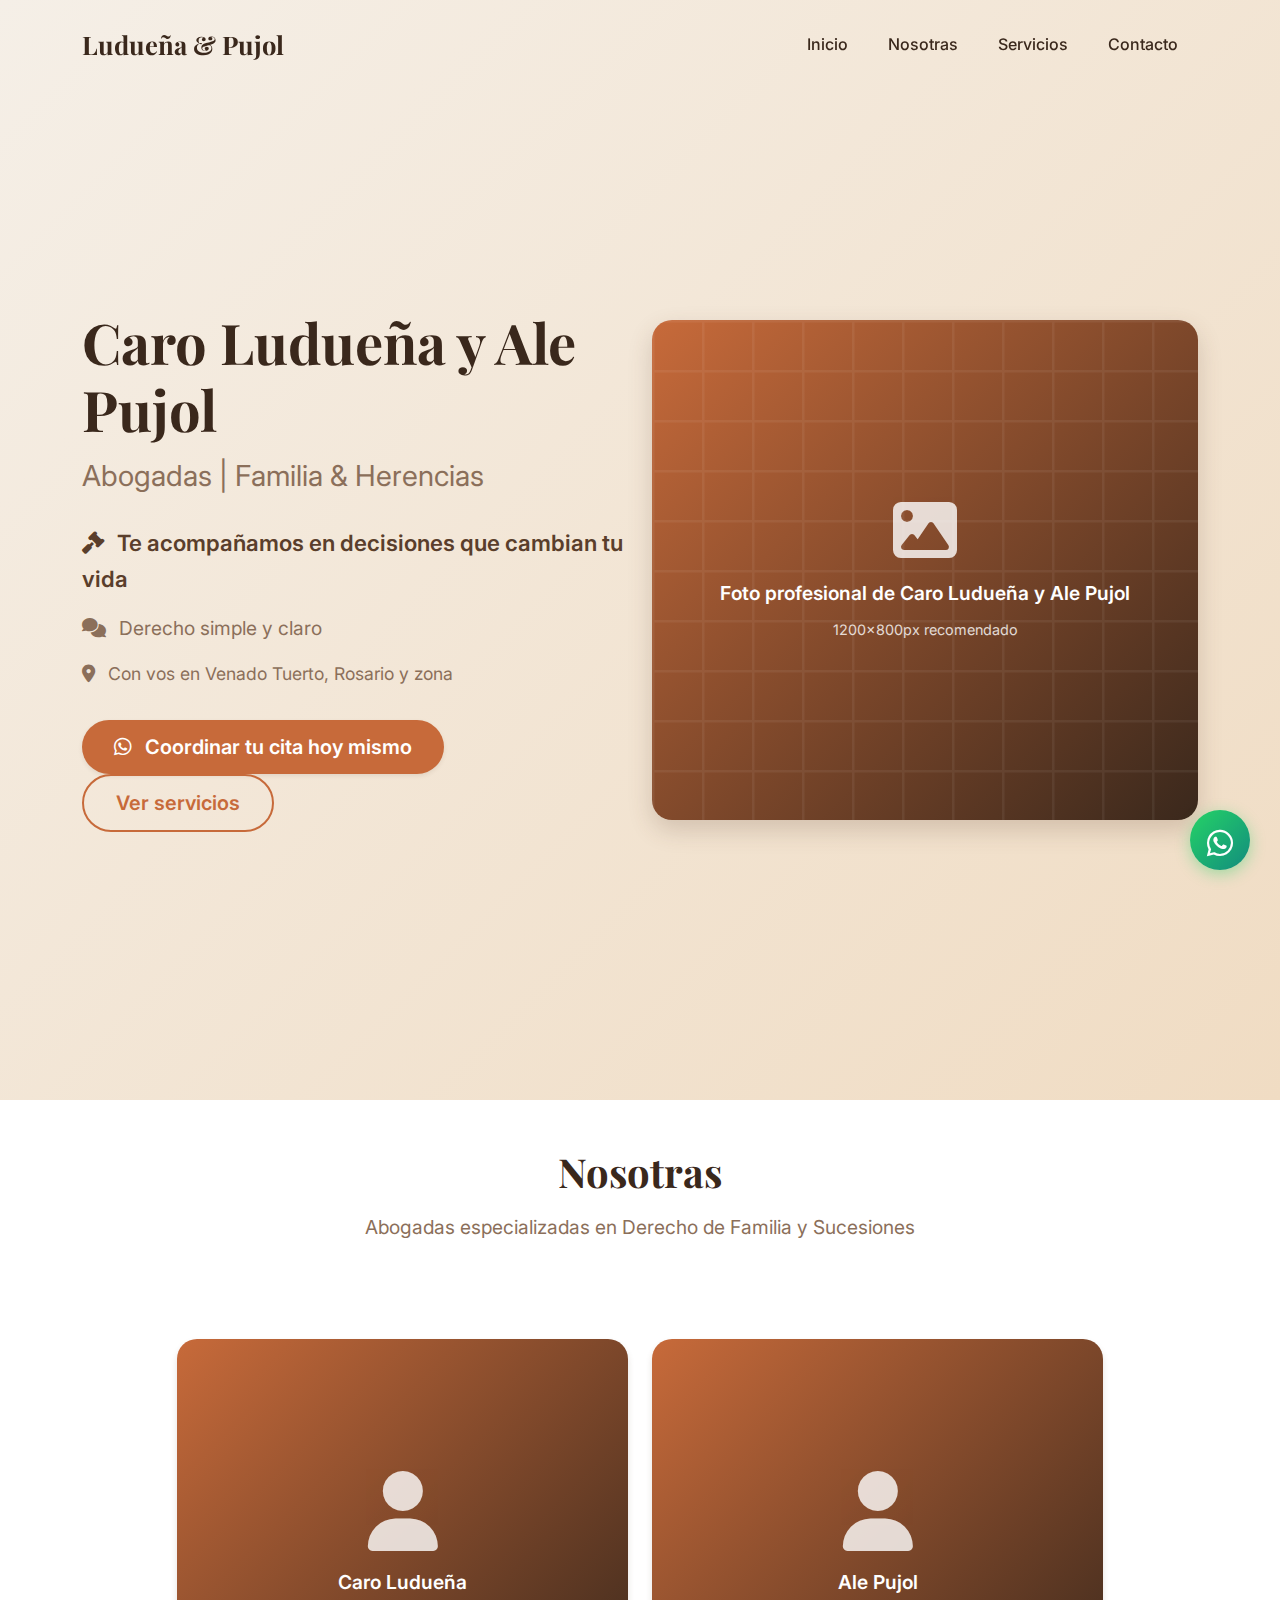
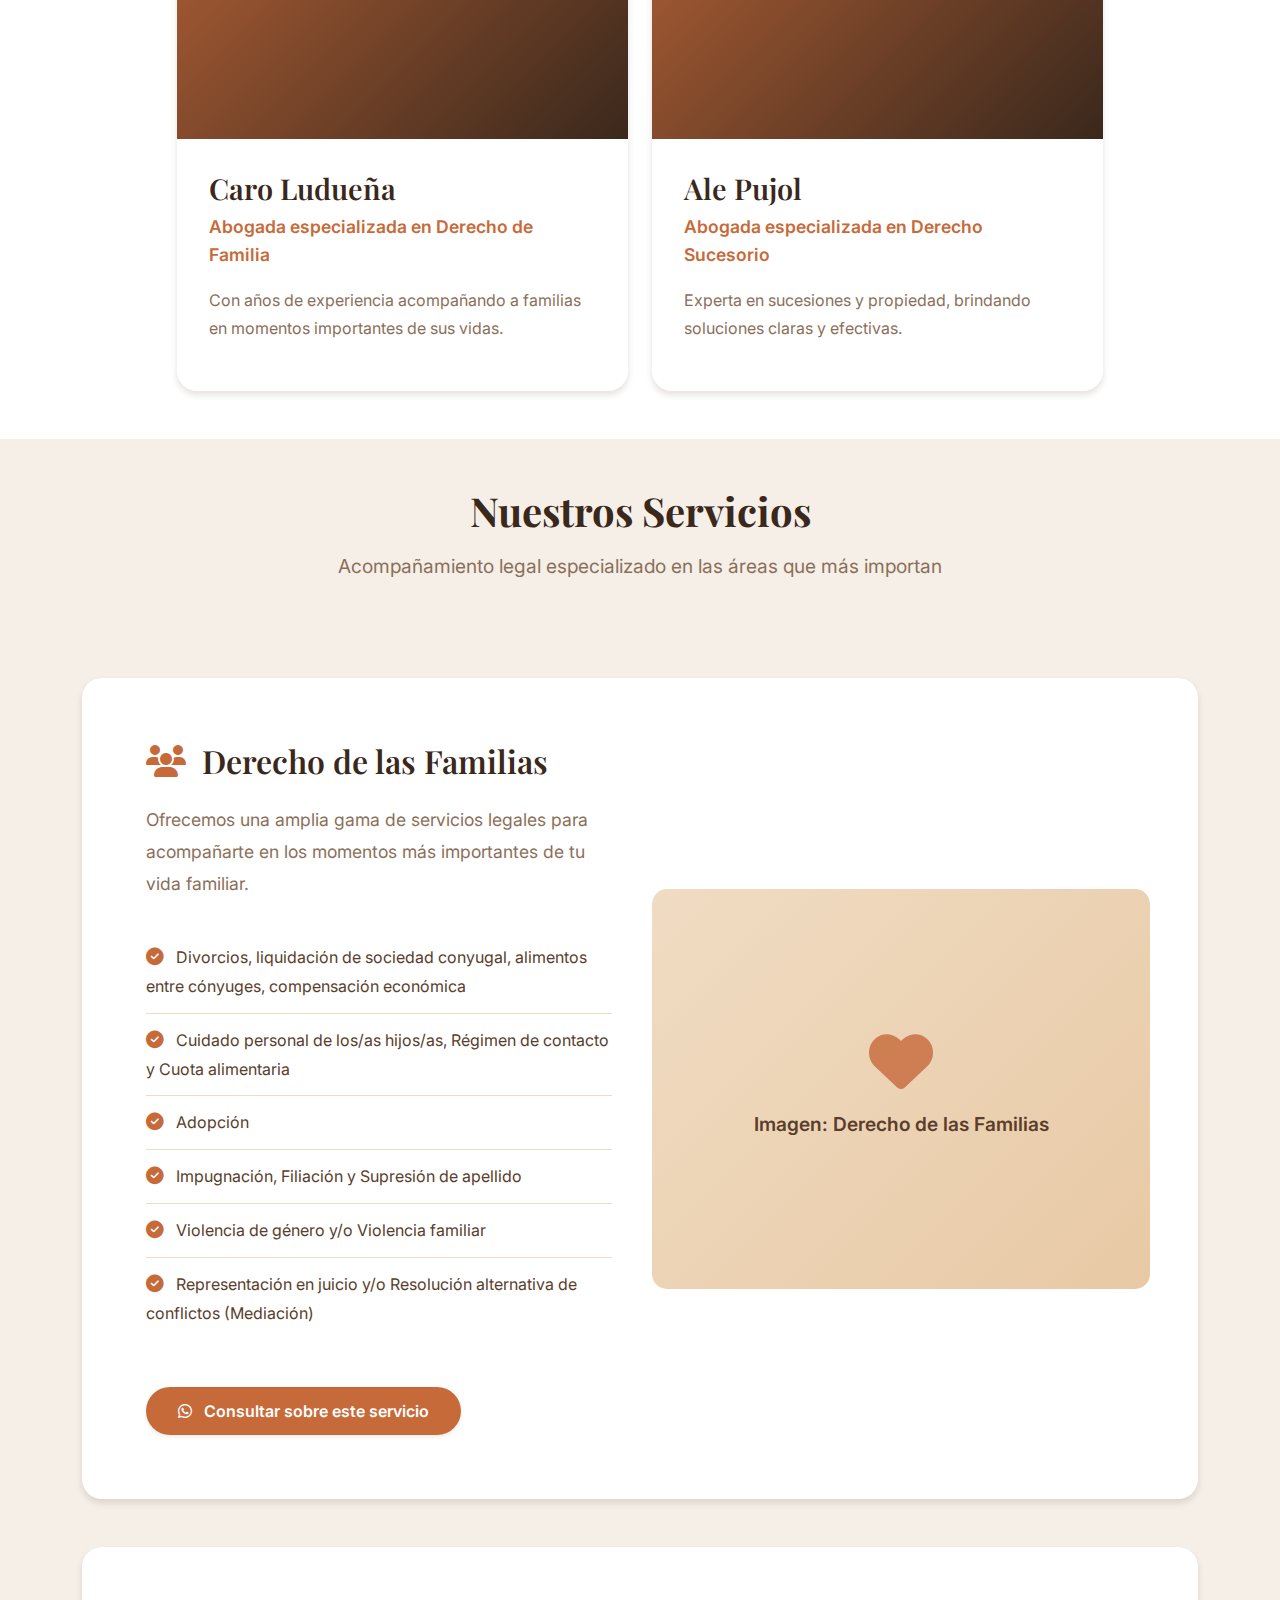
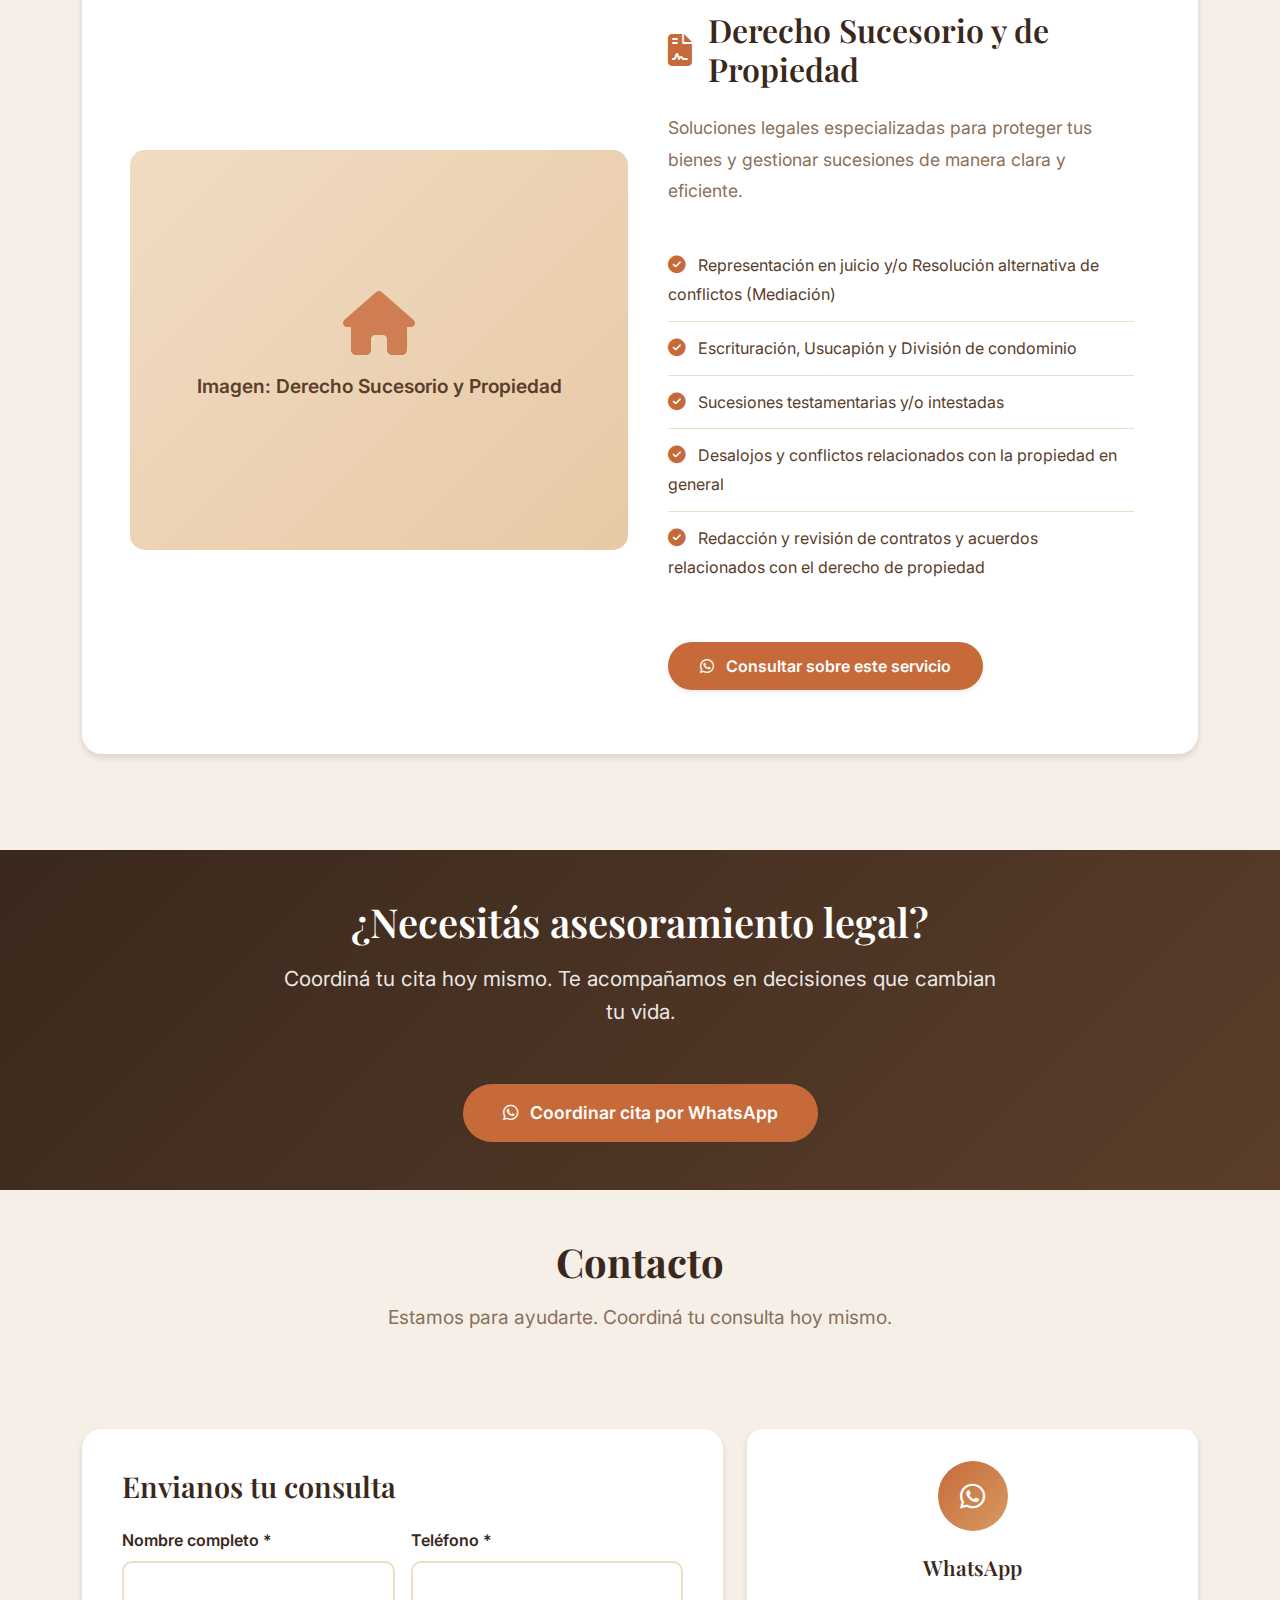
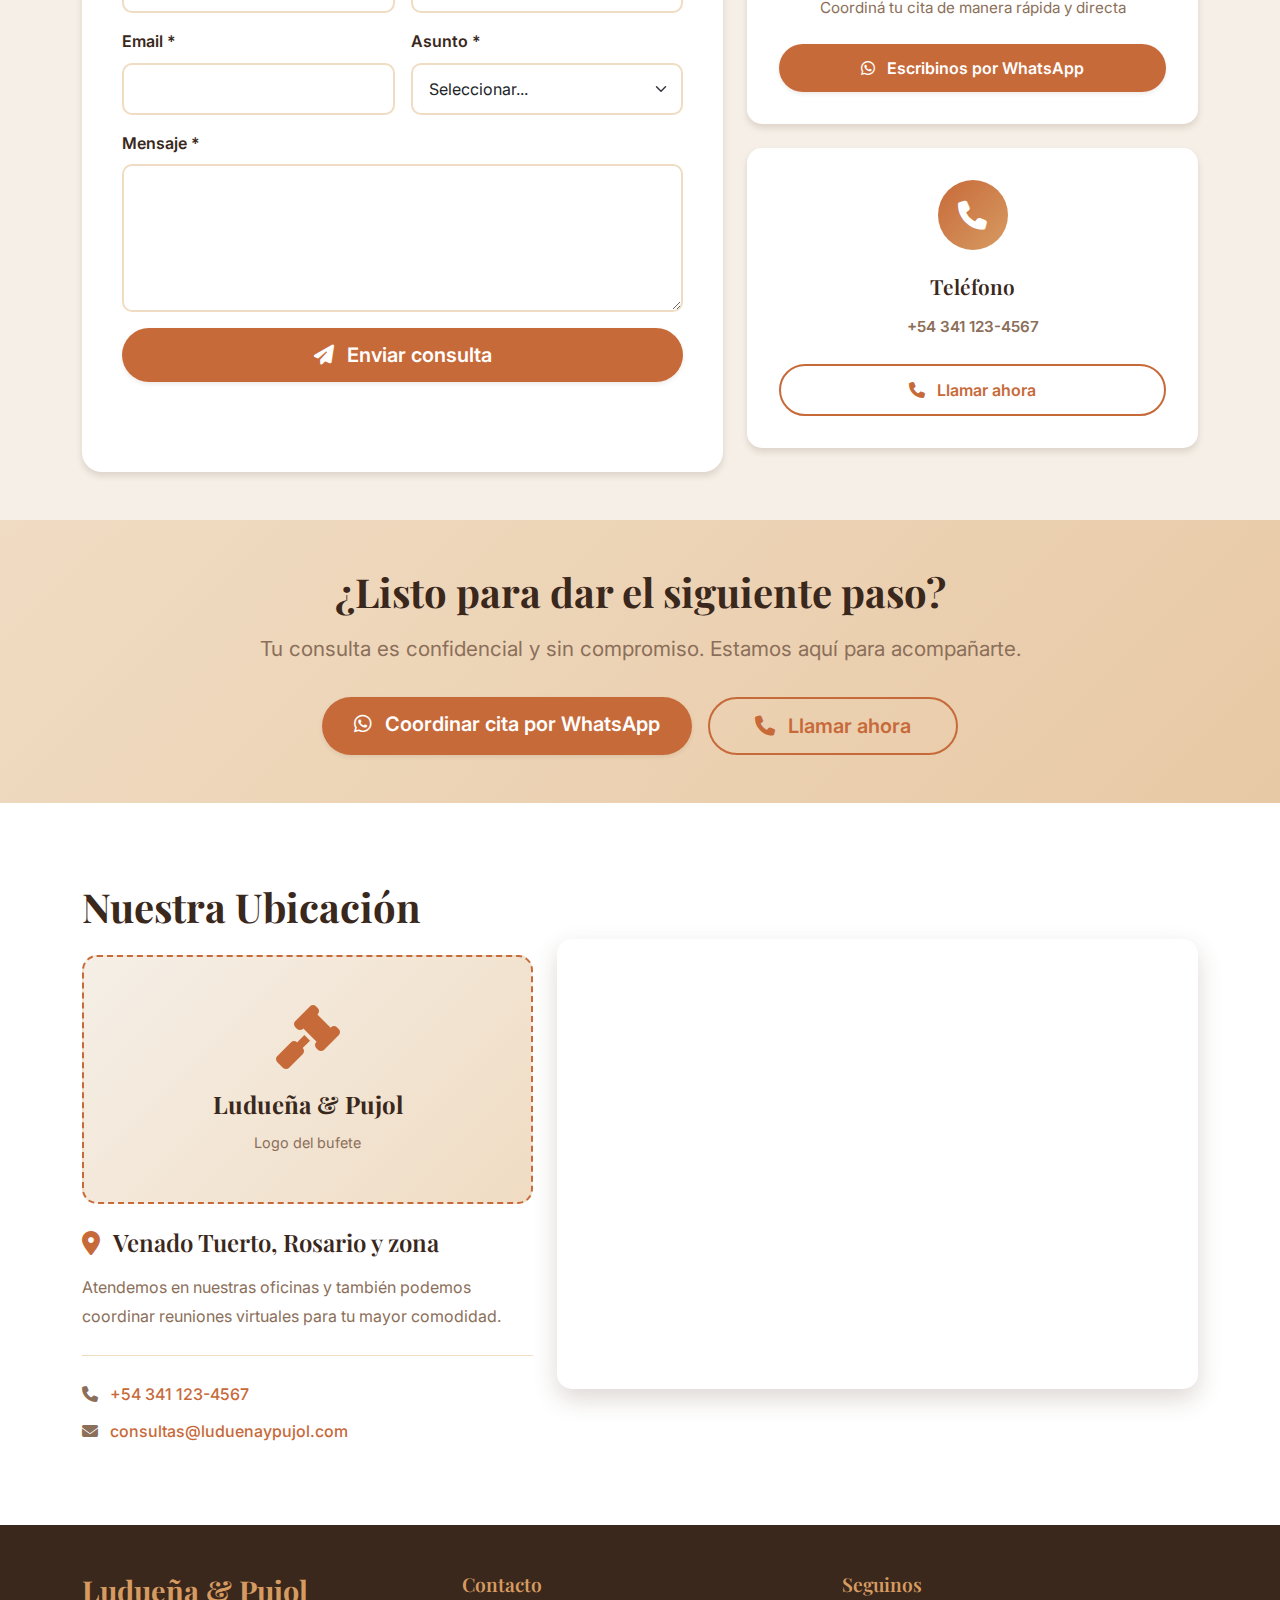
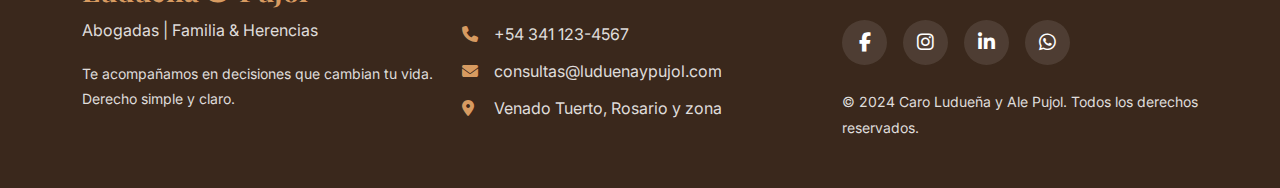
<file: demos/abogadasvt/index.html>
<!DOCTYPE html>
<html lang="es">
<head>
    <meta charset="UTF-8">
    <meta name="viewport" content="width=device-width, initial-scale=1.0">
    <title>Caro Ludueña y Ale Pujol | Abogadas | Familia & Herencias</title>
    
    <!-- Bootstrap 5 CSS -->
    <link href="https://cdn.jsdelivr.net/npm/bootstrap@5.3.2/dist/css/bootstrap.min.css" rel="stylesheet">
    
    <!-- Google Fonts -->
    <link rel="preconnect" href="https://fonts.googleapis.com">
    <link rel="preconnect" href="https://fonts.gstatic.com" crossorigin>
    <link href="https://fonts.googleapis.com/css2?family=Inter:wght@300;400;500;600;700&family=Playfair+Display:wght@400;600;700&display=swap" rel="stylesheet">
    
    <!-- Font Awesome -->
    <link rel="stylesheet" href="https://cdnjs.cloudflare.com/ajax/libs/font-awesome/6.4.0/css/all.min.css">
    
    <!-- Custom CSS -->
    <link rel="stylesheet" href="styles.css">
</head>
<body>
    <!-- Navbar -->
    <nav class="navbar navbar-expand-lg navbar-light fixed-top" id="mainNavbar">
        <div class="container">
            <a class="navbar-brand" href="#inicio">
                <span class="brand-text">Ludueña & Pujol</span>
            </a>
            <button class="navbar-toggler" type="button" data-bs-toggle="collapse" data-bs-target="#navbarNav" aria-controls="navbarNav" aria-expanded="false" aria-label="Toggle navigation">
                <span class="navbar-toggler-icon"></span>
            </button>
            <div class="collapse navbar-collapse" id="navbarNav">
                <ul class="navbar-nav ms-auto align-items-center">
                    <li class="nav-item">
                        <a class="nav-link" href="#inicio">Inicio</a>
                    </li>
                    <li class="nav-item">
                        <a class="nav-link" href="#nosotras">Nosotras</a>
                    </li>
                    <li class="nav-item">
                        <a class="nav-link" href="#servicios">Servicios</a>
                    </li>
                    <li class="nav-item">
                        <a class="nav-link" href="#contacto">Contacto</a>
                    </li>
                </ul>
            </div>
        </div>
    </nav>

    <!-- WhatsApp Floating Button -->
    <a href="https://wa.me/5493412345678?text=Hola,%20me%20interesa%20coordinar%20una%20consulta" class="whatsapp-float" target="_blank" aria-label="Contactar por WhatsApp">
        <i class="fab fa-whatsapp"></i>
        <span class="whatsapp-tooltip">¡Escribinos!</span>
    </a>

    <!-- Hero Section -->
    <section id="inicio" class="hero-section">
        <div class="container">
            <div class="row align-items-center min-vh-100">
                <div class="col-lg-6">
                    <div class="hero-content">
                        <h1 class="hero-title">
                            Caro Ludueña y Ale Pujol
                        </h1>
                        <h2 class="hero-subtitle">Abogadas | Familia & Herencias</h2>
                        <p class="hero-tagline">
                            <i class="fas fa-gavel me-2"></i>
                            Te acompañamos en decisiones que cambian tu vida
                        </p>
                        <p class="hero-description">
                            <i class="fas fa-comments me-2"></i>
                            Derecho simple y claro
                        </p>
                        <p class="hero-location">
                            <i class="fas fa-map-marker-alt me-2"></i>
                            Con vos en Venado Tuerto, Rosario y zona
                        </p>
                        <div class="hero-cta mt-4">
                            <a href="#contacto" class="btn btn-primary btn-lg me-3">
                                <i class="fab fa-whatsapp me-2"></i>
                                Coordinar tu cita hoy mismo
                            </a>
                            <a href="#servicios" class="btn btn-outline-primary btn-lg">
                                Ver servicios
                            </a>
                        </div>
                    </div>
                </div>
                <div class="col-lg-6">
                    <div class="hero-image-placeholder">
                        <!-- Sugerencia: Agregar foto profesional de las dos abogadas juntas -->
                        <!-- Dimensiones sugeridas: 1200x800px, formato JPG o PNG -->
                        <!-- Estilo: Profesional, sonrientes, fondo neutro o de oficina -->
                        <div class="placeholder-content">
                            <i class="fas fa-image"></i>
                            <p>Foto profesional de Caro Ludueña y Ale Pujol</p>
                            <small>1200x800px recomendado</small>
                        </div>
                    </div>
                </div>
            </div>
        </div>
    </section>

    <!-- Nosotras Section -->
    <section id="nosotras" class="about-section py-5">
        <div class="container">
            <div class="row">
                <div class="col-lg-12 text-center mb-5">
                    <h2 class="section-title">Nosotras</h2>
                    <p class="section-subtitle">Abogadas especializadas en Derecho de Familia y Sucesiones</p>
                </div>
            </div>
            <div class="row g-4 justify-content-center">
                <div class="col-lg-5 col-md-6">
                    <div class="lawyer-card">
                        <div class="lawyer-image-placeholder">
                            <!-- Sugerencia: Foto individual de Caro Ludueña -->
                            <!-- Dimensiones: 600x600px, formato JPG o PNG -->
                            <!-- Estilo: Profesional, sonriente, fondo neutro -->
                            <div class="placeholder-content">
                                <i class="fas fa-user"></i>
                                <p>Caro Ludueña</p>
                            </div>
                        </div>
                        <div class="lawyer-info">
                            <h3>Caro Ludueña</h3>
                            <p class="lawyer-specialty">Abogada especializada en Derecho de Familia</p>
                            <p class="lawyer-description">
                                Con años de experiencia acompañando a familias en momentos importantes de sus vidas.
                            </p>
                        </div>
                    </div>
                </div>
                <div class="col-lg-5 col-md-6">
                    <div class="lawyer-card">
                        <div class="lawyer-image-placeholder">
                            <!-- Sugerencia: Foto individual de Ale Pujol -->
                            <!-- Dimensiones: 600x600px, formato JPG o PNG -->
                            <!-- Estilo: Profesional, sonriente, fondo neutro -->
                            <div class="placeholder-content">
                                <i class="fas fa-user"></i>
                                <p>Ale Pujol</p>
                            </div>
                        </div>
                        <div class="lawyer-info">
                            <h3>Ale Pujol</h3>
                            <p class="lawyer-specialty">Abogada especializada en Derecho Sucesorio</p>
                            <p class="lawyer-description">
                                Experta en sucesiones y propiedad, brindando soluciones claras y efectivas.
                            </p>
                        </div>
                    </div>
                </div>
            </div>
        </div>
    </section>

    <!-- Servicios Section -->
    <section id="servicios" class="services-section py-5">
        <div class="container">
            <div class="row">
                <div class="col-lg-12 text-center mb-5">
                    <h2 class="section-title">Nuestros Servicios</h2>
                    <p class="section-subtitle">Acompañamiento legal especializado en las áreas que más importan</p>
                </div>
            </div>

            <!-- Derecho de las Familias -->
            <div class="service-block mb-5">
                <div class="row align-items-center">
                    <div class="col-lg-6 order-lg-2">
                        <div class="service-image-placeholder">
                            <!-- Sugerencia: Imagen relacionada con familia -->
                            <!-- Opciones: Familia feliz, manos juntas, símbolos de unión familiar -->
                            <!-- Dimensiones: 800x600px, formato JPG o PNG -->
                            <div class="placeholder-content">
                                <i class="fas fa-heart"></i>
                                <p>Imagen: Derecho de las Familias</p>
                            </div>
                        </div>
                    </div>
                    <div class="col-lg-6 order-lg-1">
                        <div class="service-content">
                            <h3 class="service-title">
                                <i class="fas fa-users me-3"></i>
                                Derecho de las Familias
                            </h3>
                            <p class="service-intro">
                                Ofrecemos una amplia gama de servicios legales para acompañarte en los momentos más importantes de tu vida familiar.
                            </p>
                            <ul class="service-list">
                                <li>
                                    <i class="fas fa-check-circle me-2"></i>
                                    Divorcios, liquidación de sociedad conyugal, alimentos entre cónyuges, compensación económica
                                </li>
                                <li>
                                    <i class="fas fa-check-circle me-2"></i>
                                    Cuidado personal de los/as hijos/as, Régimen de contacto y Cuota alimentaria
                                </li>
                                <li>
                                    <i class="fas fa-check-circle me-2"></i>
                                    Adopción
                                </li>
                                <li>
                                    <i class="fas fa-check-circle me-2"></i>
                                    Impugnación, Filiación y Supresión de apellido
                                </li>
                                <li>
                                    <i class="fas fa-check-circle me-2"></i>
                                    Violencia de género y/o Violencia familiar
                                </li>
                                <li>
                                    <i class="fas fa-check-circle me-2"></i>
                                    Representación en juicio y/o Resolución alternativa de conflictos (Mediación)
                                </li>
                            </ul>
                            <a href="#contacto" class="btn btn-primary mt-3">
                                <i class="fab fa-whatsapp me-2"></i>
                                Consultar sobre este servicio
                            </a>
                        </div>
                    </div>
                </div>
            </div>

            <!-- Derecho Sucesorio y de Propiedad -->
            <div class="service-block">
                <div class="row align-items-center">
                    <div class="col-lg-6">
                        <div class="service-image-placeholder">
                            <!-- Sugerencia: Imagen relacionada con herencias/propiedad -->
                            <!-- Opciones: Documentos legales, llaves, edificios, símbolos de propiedad -->
                            <!-- Dimensiones: 800x600px, formato JPG o PNG -->
                            <div class="placeholder-content">
                                <i class="fas fa-home"></i>
                                <p>Imagen: Derecho Sucesorio y Propiedad</p>
                            </div>
                        </div>
                    </div>
                    <div class="col-lg-6">
                        <div class="service-content">
                            <h3 class="service-title">
                                <i class="fas fa-file-contract me-3"></i>
                                Derecho Sucesorio y de Propiedad
                            </h3>
                            <p class="service-intro">
                                Soluciones legales especializadas para proteger tus bienes y gestionar sucesiones de manera clara y eficiente.
                            </p>
                            <ul class="service-list">
                                <li>
                                    <i class="fas fa-check-circle me-2"></i>
                                    Representación en juicio y/o Resolución alternativa de conflictos (Mediación)
                                </li>
                                <li>
                                    <i class="fas fa-check-circle me-2"></i>
                                    Escrituración, Usucapión y División de condominio
                                </li>
                                <li>
                                    <i class="fas fa-check-circle me-2"></i>
                                    Sucesiones testamentarias y/o intestadas
                                </li>
                                <li>
                                    <i class="fas fa-check-circle me-2"></i>
                                    Desalojos y conflictos relacionados con la propiedad en general
                                </li>
                                <li>
                                    <i class="fas fa-check-circle me-2"></i>
                                    Redacción y revisión de contratos y acuerdos relacionados con el derecho de propiedad
                                </li>
                            </ul>
                            <a href="#contacto" class="btn btn-primary mt-3">
                                <i class="fab fa-whatsapp me-2"></i>
                                Consultar sobre este servicio
                            </a>
                        </div>
                    </div>
                </div>
            </div>
        </div>
    </section>

    <!-- CTA Section -->
    <section class="cta-section py-5">
        <div class="container">
            <div class="row">
                <div class="col-lg-8 mx-auto text-center">
                    <h2 class="cta-title">¿Necesitás asesoramiento legal?</h2>
                    <p class="cta-subtitle">Coordiná tu cita hoy mismo. Te acompañamos en decisiones que cambian tu vida.</p>
                    <a href="#contacto" class="btn btn-primary btn-lg mt-4">
                        <i class="fab fa-whatsapp me-2"></i>
                        Coordinar cita por WhatsApp
                    </a>
                </div>
            </div>
        </div>
    </section>

    <!-- Contacto Section -->
    <section id="contacto" class="contact-section py-5">
        <div class="container">
            <div class="row">
                <div class="col-lg-12 text-center mb-5">
                    <h2 class="section-title">Contacto</h2>
                    <p class="section-subtitle">Estamos para ayudarte. Coordiná tu consulta hoy mismo.</p>
                </div>
            </div>
            <div class="row g-4">
                <!-- Formulario de Contacto -->
                <div class="col-lg-7">
                    <div class="contact-form-card">
                        <h3 class="form-title mb-4">Envianos tu consulta</h3>
                        <form id="contactForm" class="contact-form">
                            <div class="row g-3">
                                <div class="col-md-6">
                                    <label for="nombre" class="form-label">Nombre completo *</label>
                                    <input type="text" class="form-control" id="nombre" name="nombre" required>
                                </div>
                                <div class="col-md-6">
                                    <label for="telefono" class="form-label">Teléfono *</label>
                                    <input type="tel" class="form-control" id="telefono" name="telefono" required>
                                </div>
                                <div class="col-md-6">
                                    <label for="email" class="form-label">Email *</label>
                                    <input type="email" class="form-control" id="email" name="email" required>
                                </div>
                                <div class="col-md-6">
                                    <label for="asunto" class="form-label">Asunto *</label>
                                    <select class="form-select" id="asunto" name="asunto" required>
                                        <option value="">Seleccionar...</option>
                                        <option value="familia">Derecho de las Familias</option>
                                        <option value="sucesiones">Derecho Sucesorio y Propiedad</option>
                                        <option value="consulta">Consulta general</option>
                                        <option value="otro">Otro</option>
                                    </select>
                                </div>
                                <div class="col-12">
                                    <label for="mensaje" class="form-label">Mensaje *</label>
                                    <textarea class="form-control" id="mensaje" name="mensaje" rows="5" required></textarea>
                                </div>
                                <div class="col-12">
                                    <button type="submit" class="btn btn-primary btn-lg w-100">
                                        <i class="fas fa-paper-plane me-2"></i>
                                        Enviar consulta
                                    </button>
                                </div>
                                <div class="col-12">
                                    <div id="formMessage" class="alert d-none" role="alert"></div>
                                </div>
                            </div>
                        </form>
                    </div>
                </div>
                <!-- Información de Contacto -->
                <div class="col-lg-5">
                    <div class="contact-info-wrapper">
                        <div class="contact-card mb-4">
                            <div class="contact-icon">
                                <i class="fab fa-whatsapp"></i>
                            </div>
                            <h4>WhatsApp</h4>
                            <p>Coordiná tu cita de manera rápida y directa</p>
                            <a href="https://wa.me/5493412345678?text=Hola,%20me%20interesa%20coordinar%20una%20consulta" class="btn btn-primary w-100" target="_blank">
                                <i class="fab fa-whatsapp me-2"></i>
                                Escribinos por WhatsApp
                            </a>
                        </div>
                        <div class="contact-card mb-4">
                            <div class="contact-icon">
                                <i class="fas fa-phone"></i>
                            </div>
                            <h4>Teléfono</h4>
                            <p class="contact-phone">+54 341 123-4567</p>
                            <a href="tel:+543411234567" class="btn btn-outline-primary w-100">
                                <i class="fas fa-phone me-2"></i>
                                Llamar ahora
                            </a>
                        </div>
                    </div>
                </div>
            </div>
        </div>
    </section>

    <!-- CTA Final Section -->
    <section class="cta-final-section py-5">
        <div class="container">
            <div class="row">
                <div class="col-lg-10 mx-auto text-center">
                    <h2 class="cta-final-title">¿Listo para dar el siguiente paso?</h2>
                    <p class="cta-final-subtitle">Tu consulta es confidencial y sin compromiso. Estamos aquí para acompañarte.</p>
                    <div class="cta-final-buttons d-flex flex-column flex-md-row gap-3 justify-content-center mt-4">
                        <a href="#contacto" class="btn btn-primary btn-lg">
                            <i class="fab fa-whatsapp me-2"></i>
                            Coordinar cita por WhatsApp
                        </a>
                        <a href="tel:+543411234567" class="btn btn-outline-primary btn-lg">
                            <i class="fas fa-phone me-2"></i>
                            Llamar ahora
                        </a>
                    </div>
                </div>
            </div>
        </div>
    </section>

    <!-- Ubicación Section -->
    <section class="location-section py-5">
        <div class="container">
            <div class="row align-items-center g-4">
                <div class="col-lg-5">
                    <div class="location-content">
                        <h2 class="section-title text-start mb-4">Nuestra Ubicación</h2>
                        <div class="location-logo mb-4">
                            <!-- Sugerencia: Agregar logo del bufete aquí -->
                            <!-- Dimensiones sugeridas: 300x150px, formato PNG o SVG -->
                            <div class="logo-placeholder">
                                <i class="fas fa-gavel"></i>
                                <p>Ludueña & Pujol</p>
                                <small>Logo del bufete</small>
                            </div>
                        </div>
                        <div class="location-info">
                            <h4 class="mb-3">
                                <i class="fas fa-map-marker-alt me-2" style="color: var(--color-accent);"></i>
                                Venado Tuerto, Rosario y zona
                            </h4>
                            <p class="mb-3">
                                Atendemos en nuestras oficinas y también podemos coordinar reuniones virtuales para tu mayor comodidad.
                            </p>
                            <div class="location-contact">
                                <p class="mb-2">
                                    <i class="fas fa-phone me-2"></i>
                                    <a href="tel:+543411234567" class="location-link">+54 341 123-4567</a>
                                </p>
                                <p class="mb-0">
                                    <i class="fas fa-envelope me-2"></i>
                                    <a href="mailto:consultas@luduenaypujol.com" class="location-link">consultas@luduenaypujol.com</a>
                                </p>
                            </div>
                        </div>
                    </div>
                </div>
                <div class="col-lg-7">
                    <div class="map-container">
                        <iframe 
                            src="https://www.google.com/maps/embed?pb=!1m18!1m12!1m3!1d3348.5!2d-61.9689!3d-33.7456!2m3!1f0!2f0!3f0!3m2!1i1024!2i768!4f13.1!3m3!1m2!1s0x0%3A0x0!2zMzPCsDQ0JzQ0LjQiUyA2McKwNTgnMDguMCJX!5e0!3m2!1ses!2sar!4v1234567890123!5m2!1ses!2sar" 
                            width="100%" 
                            height="450" 
                            style="border:0; border-radius: 15px;" 
                            allowfullscreen="" 
                            loading="lazy" 
                            referrerpolicy="no-referrer-when-downgrade">
                        </iframe>
                    </div>
                </div>
            </div>
        </div>
    </section>

    <!-- Footer -->
    <footer class="footer py-5">
        <div class="container">
            <div class="row g-4">
                <div class="col-lg-4 mb-4 mb-lg-0">
                    <h5 class="footer-brand">Ludueña & Pujol</h5>
                    <p class="footer-text mb-3">Abogadas | Familia & Herencias</p>
                    <p class="footer-text small">Te acompañamos en decisiones que cambian tu vida. Derecho simple y claro.</p>
                </div>
                <div class="col-lg-4 mb-4 mb-lg-0">
                    <h5 class="footer-title">Contacto</h5>
                    <div class="footer-contact-info">
                        <p class="footer-text mb-2">
                            <i class="fas fa-phone me-2"></i>
                            <a href="tel:+543411234567" class="footer-link">+54 341 123-4567</a>
                        </p>
                        <p class="footer-text mb-2">
                            <i class="fas fa-envelope me-2"></i>
                            <a href="mailto:consultas@luduenaypujol.com" class="footer-link">consultas@luduenaypujol.com</a>
                        </p>
                        <p class="footer-text mb-0">
                            <i class="fas fa-map-marker-alt me-2"></i>
                            Venado Tuerto, Rosario y zona
                        </p>
                    </div>
                </div>
                <div class="col-lg-4">
                    <h5 class="footer-title">Seguinos</h5>
                    <div class="footer-social">
                        <a href="#" class="social-link" target="_blank" aria-label="Facebook">
                            <i class="fab fa-facebook-f"></i>
                        </a>
                        <a href="#" class="social-link" target="_blank" aria-label="Instagram">
                            <i class="fab fa-instagram"></i>
                        </a>
                        <a href="#" class="social-link" target="_blank" aria-label="LinkedIn">
                            <i class="fab fa-linkedin-in"></i>
                        </a>
                        <a href="https://wa.me/5493412345678?text=Hola,%20me%20interesa%20coordinar%20una%20consulta" class="social-link" target="_blank" aria-label="WhatsApp">
                            <i class="fab fa-whatsapp"></i>
                        </a>
                    </div>
                    <p class="footer-text small mt-4 mb-0">
                        © 2024 Caro Ludueña y Ale Pujol. Todos los derechos reservados.
                    </p>
                </div>
            </div>
        </div>
    </footer>

    <!-- Bootstrap 5 JS Bundle -->
    <script src="https://cdn.jsdelivr.net/npm/bootstrap@5.3.2/dist/js/bootstrap.bundle.min.js"></script>
    <script src="index.js"></script>
</body>
</html>
</file>
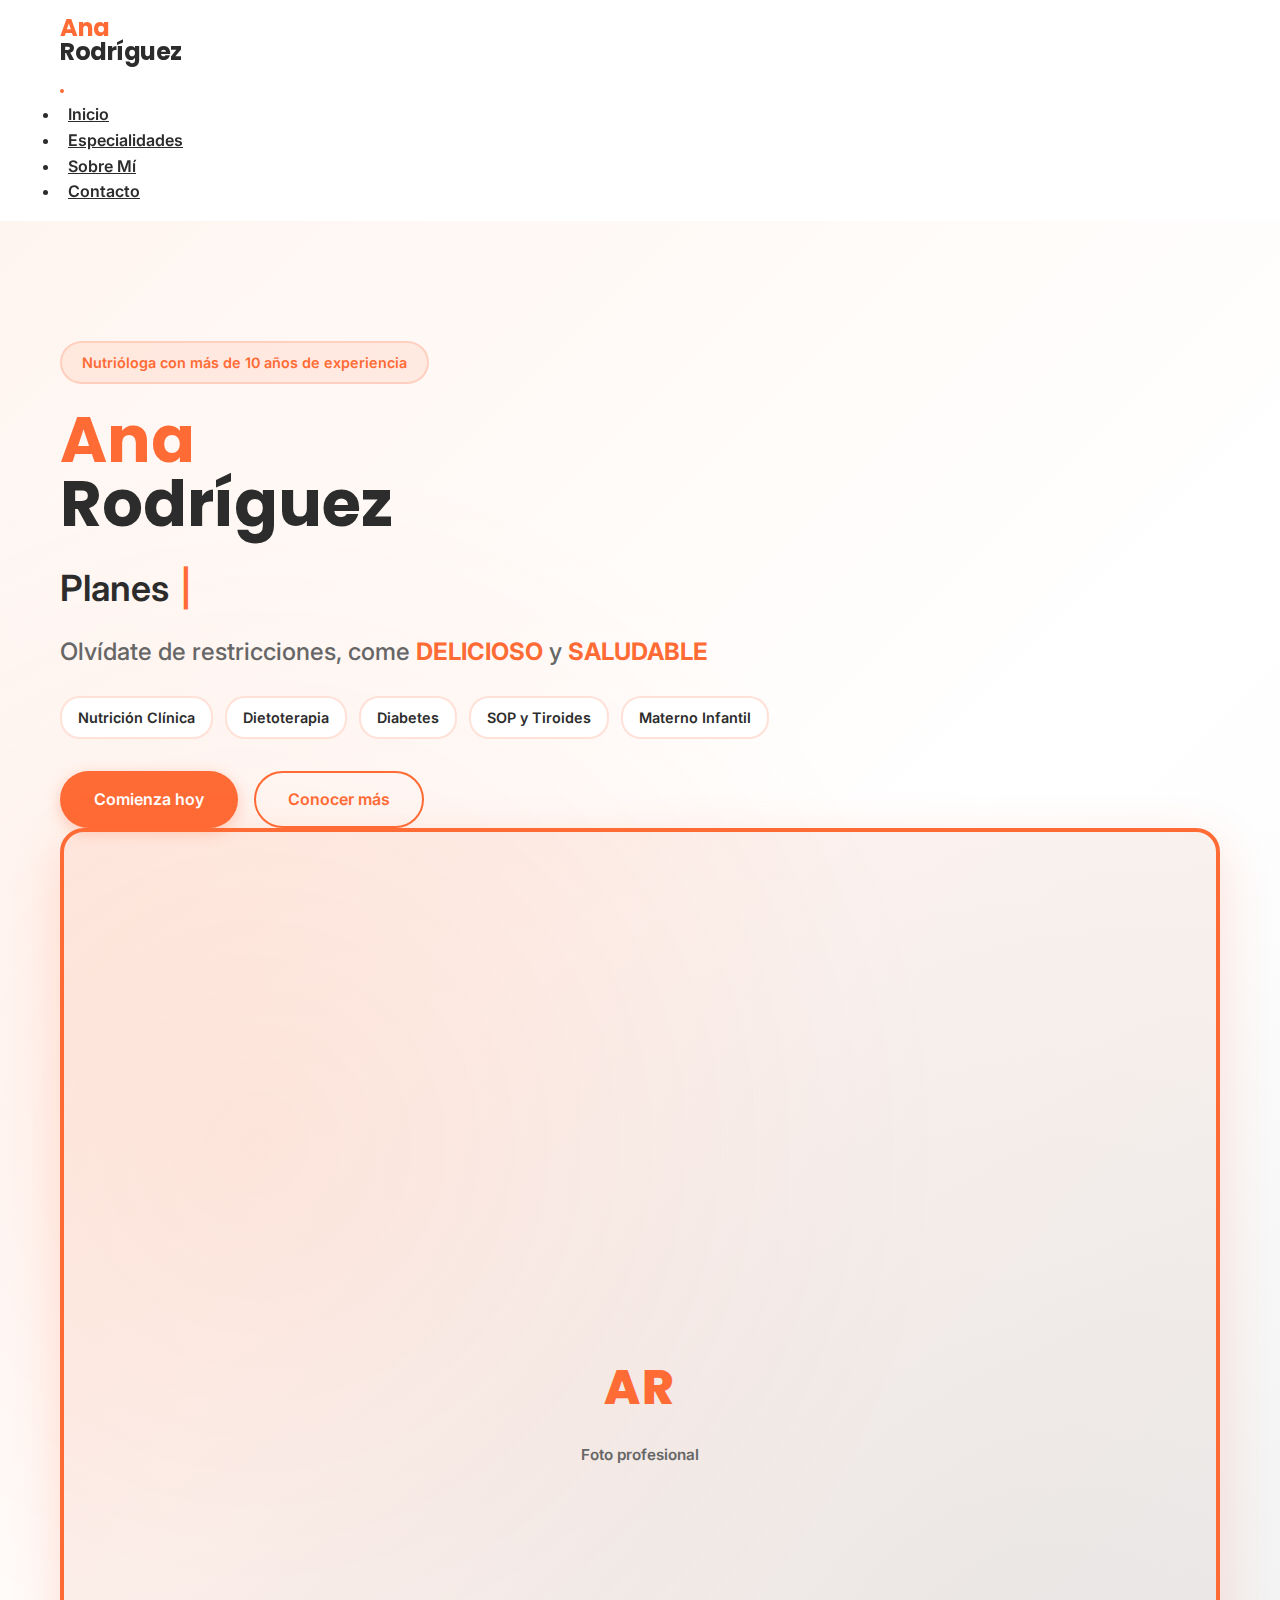
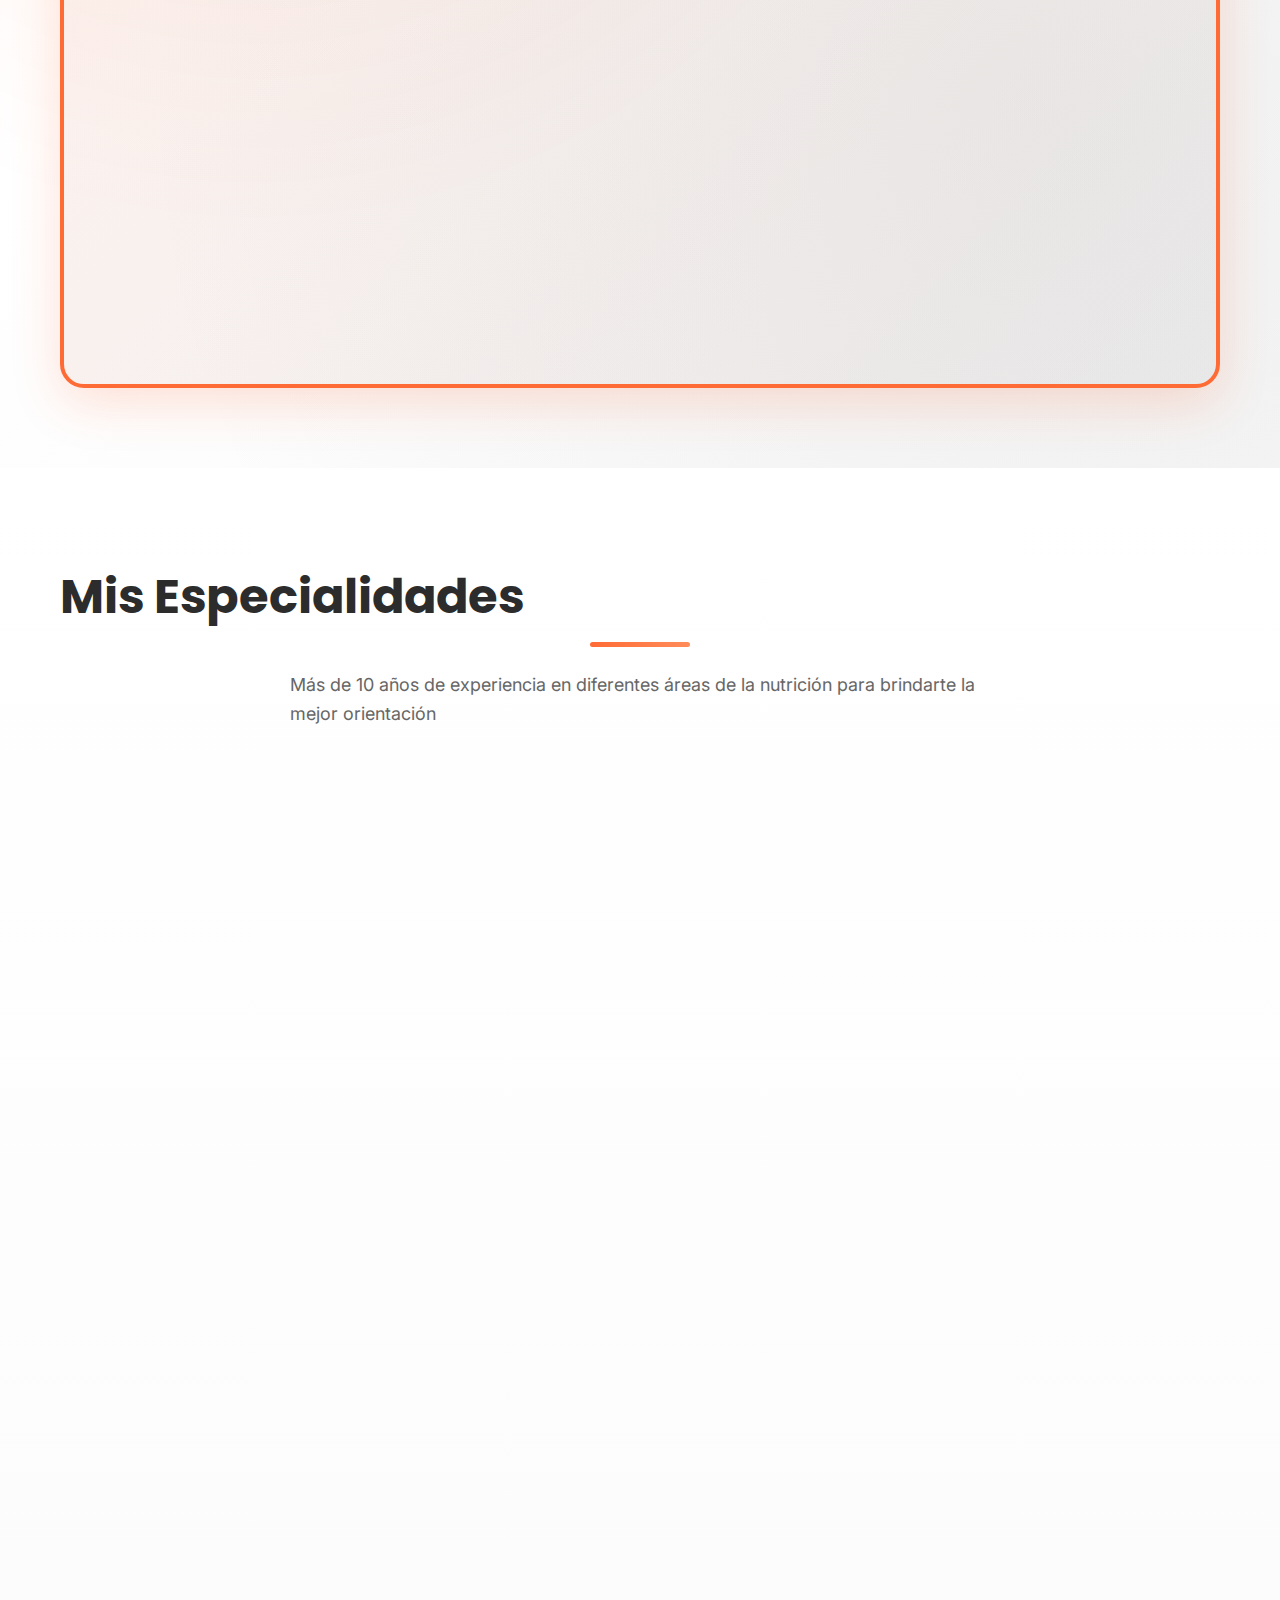
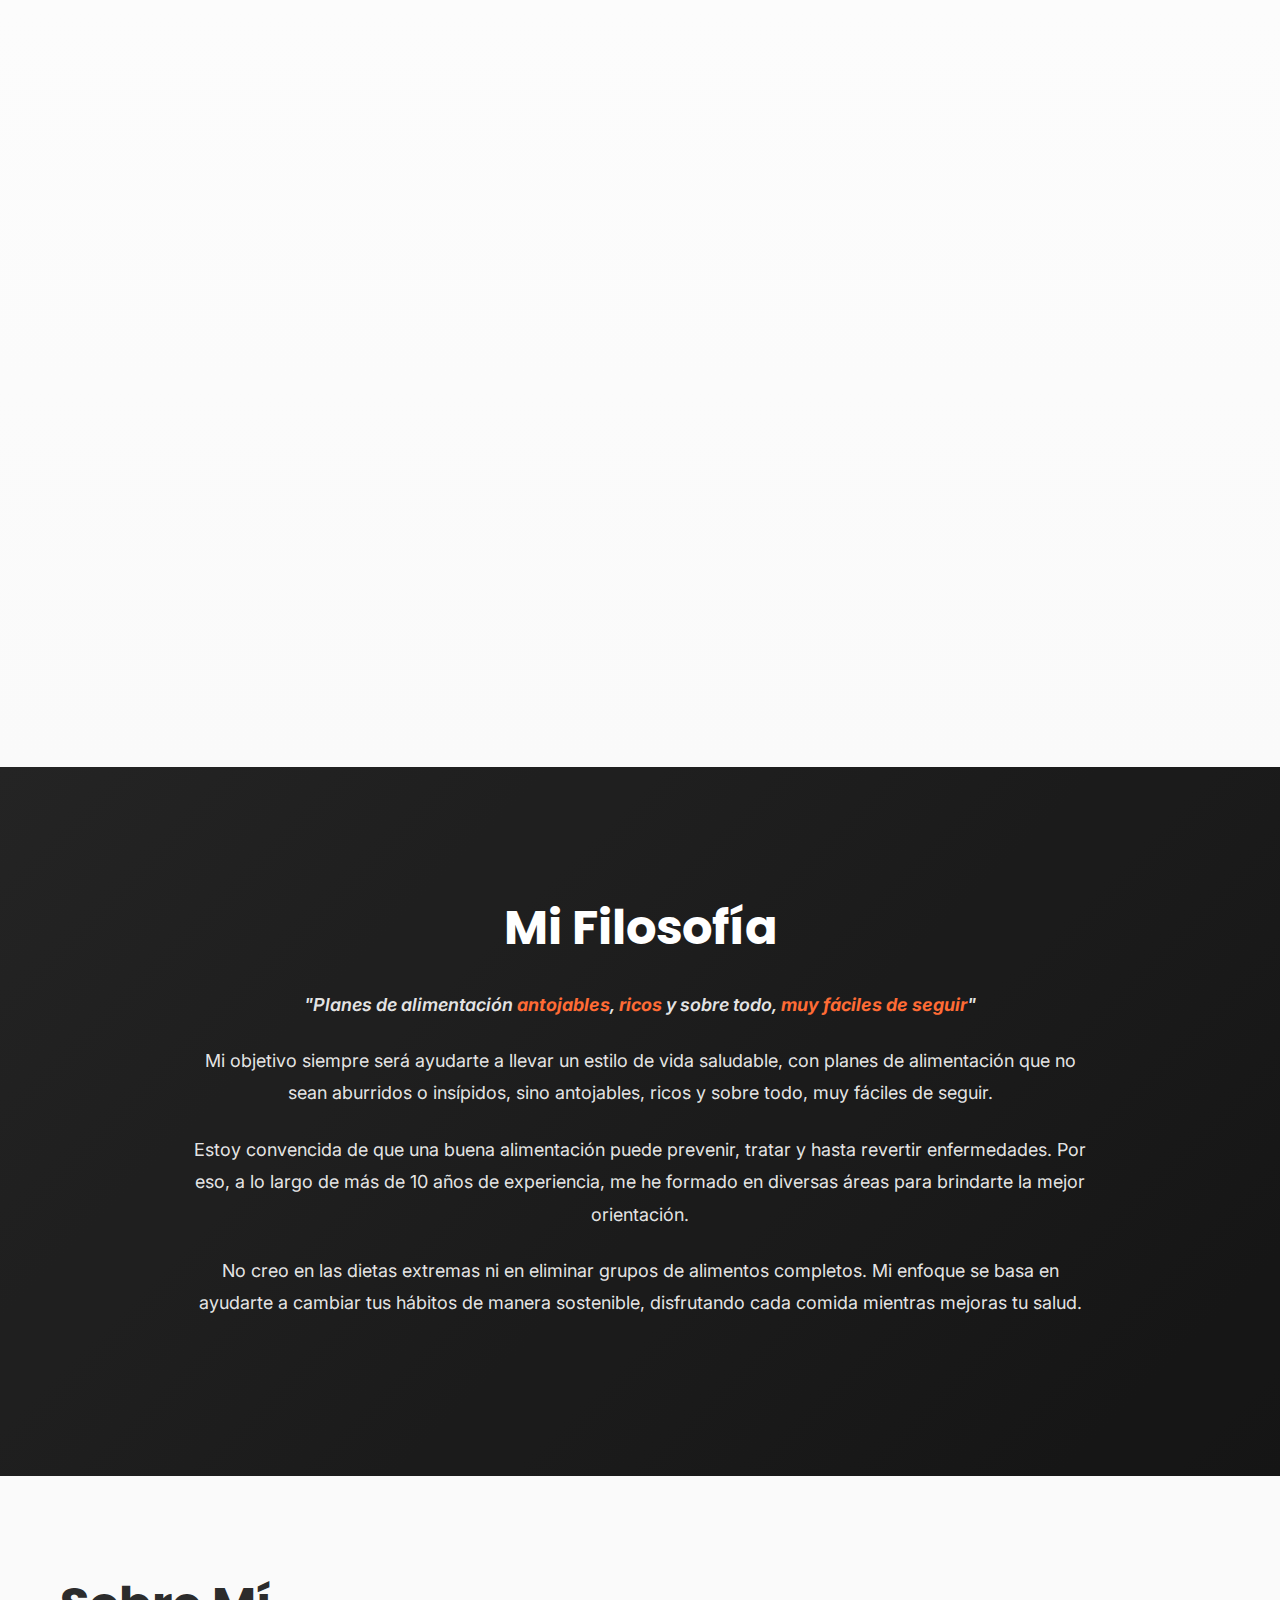
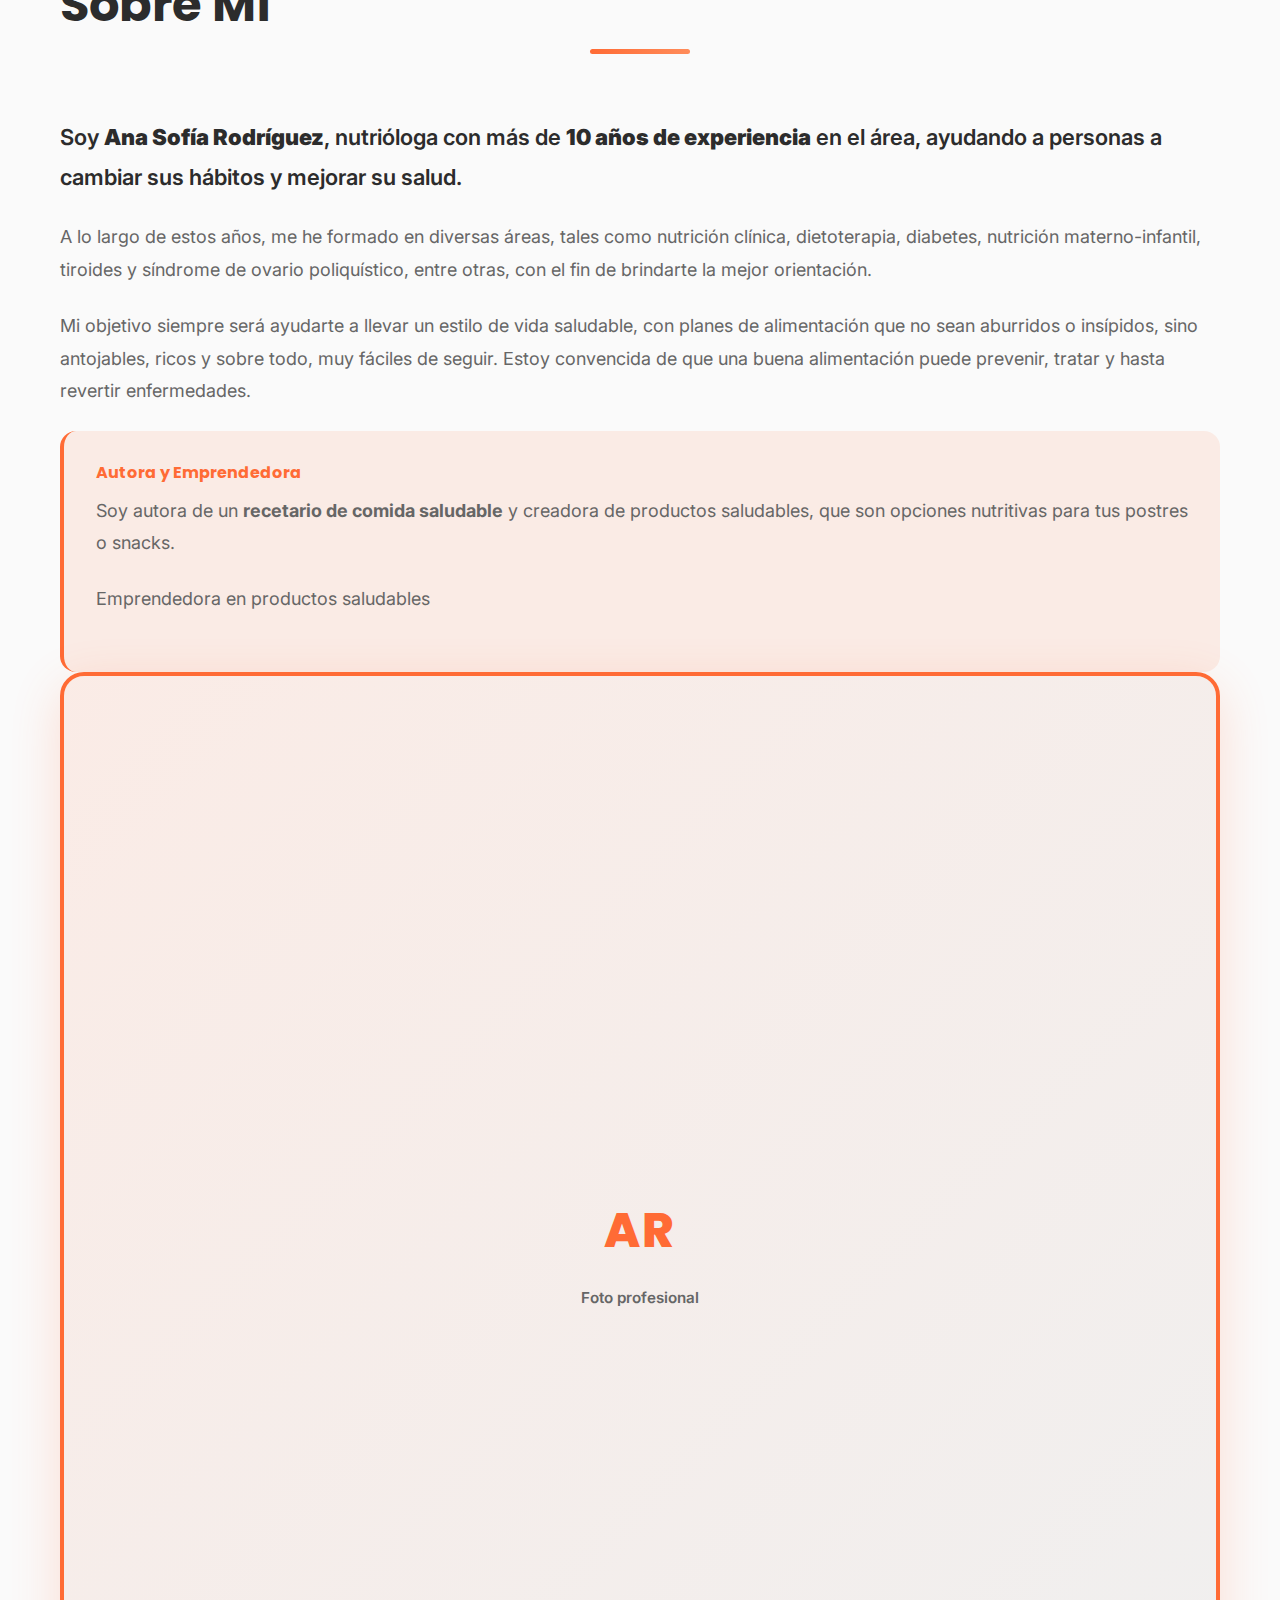
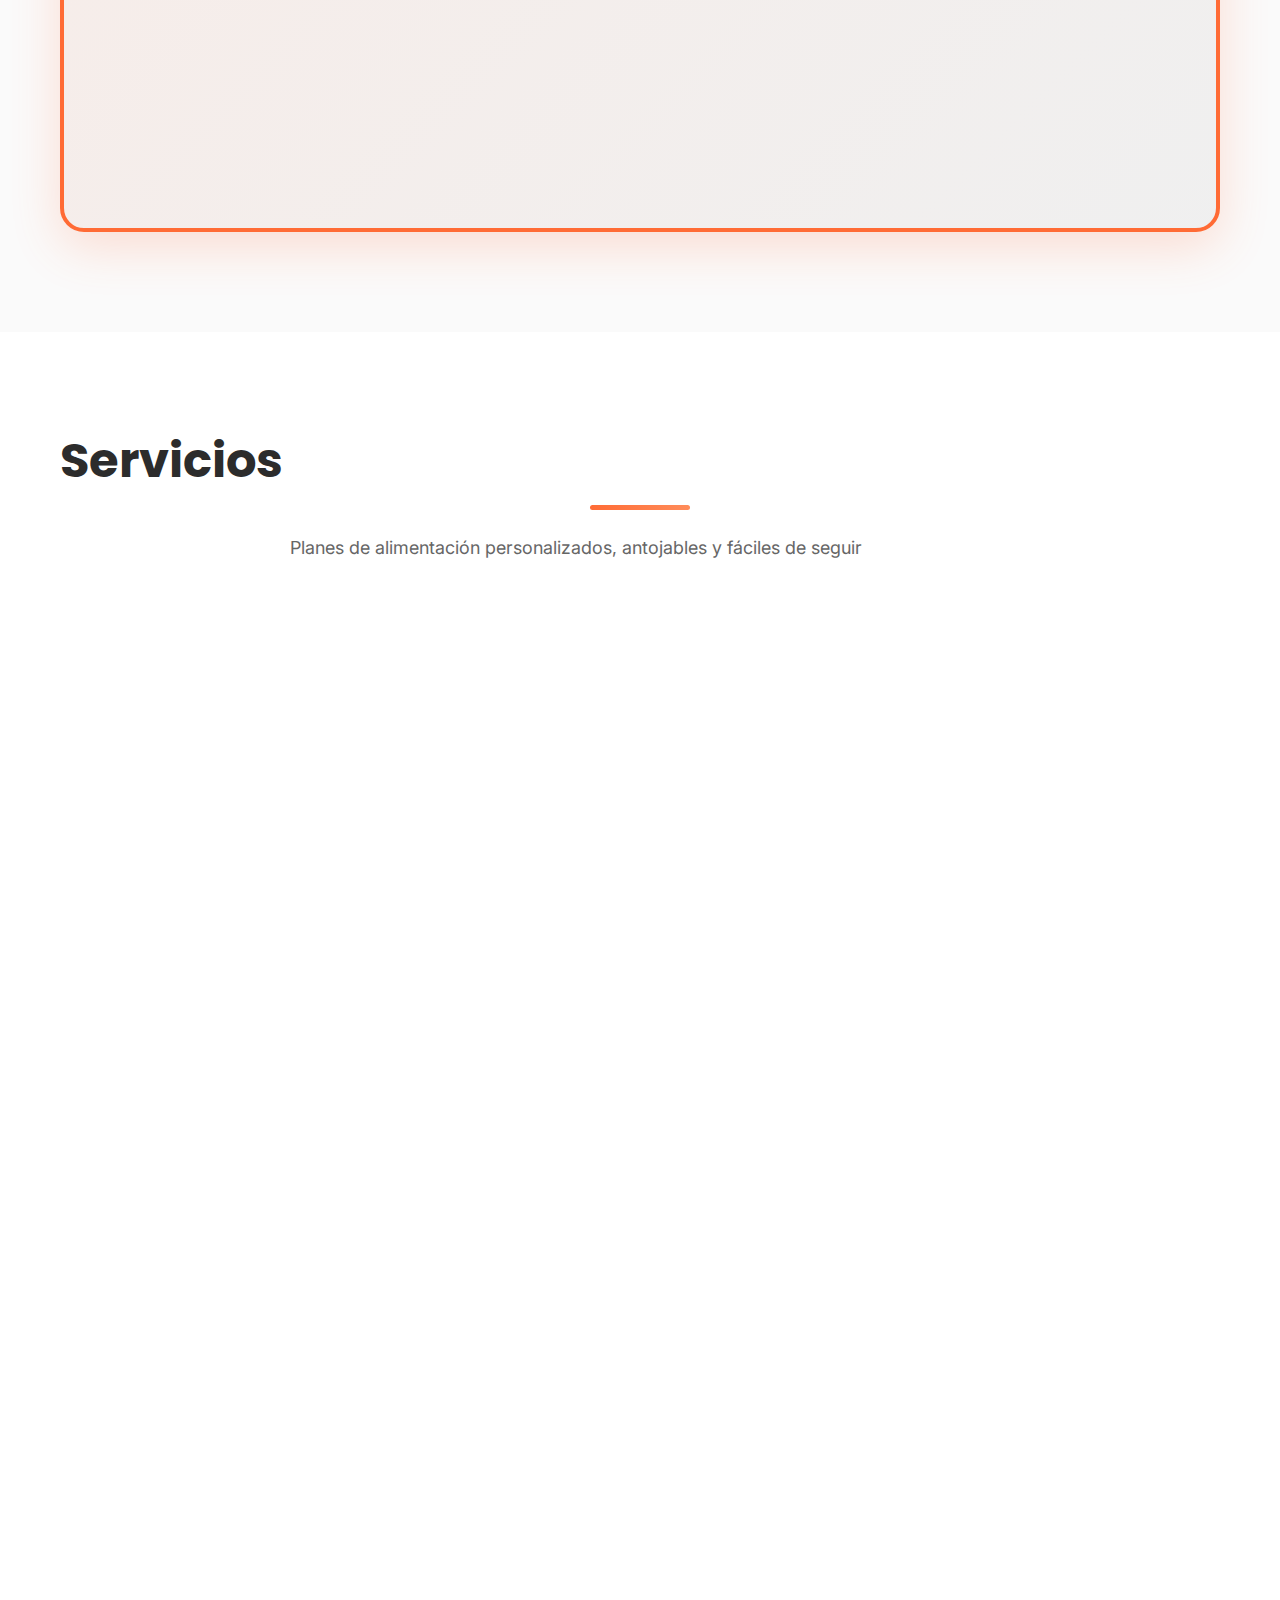
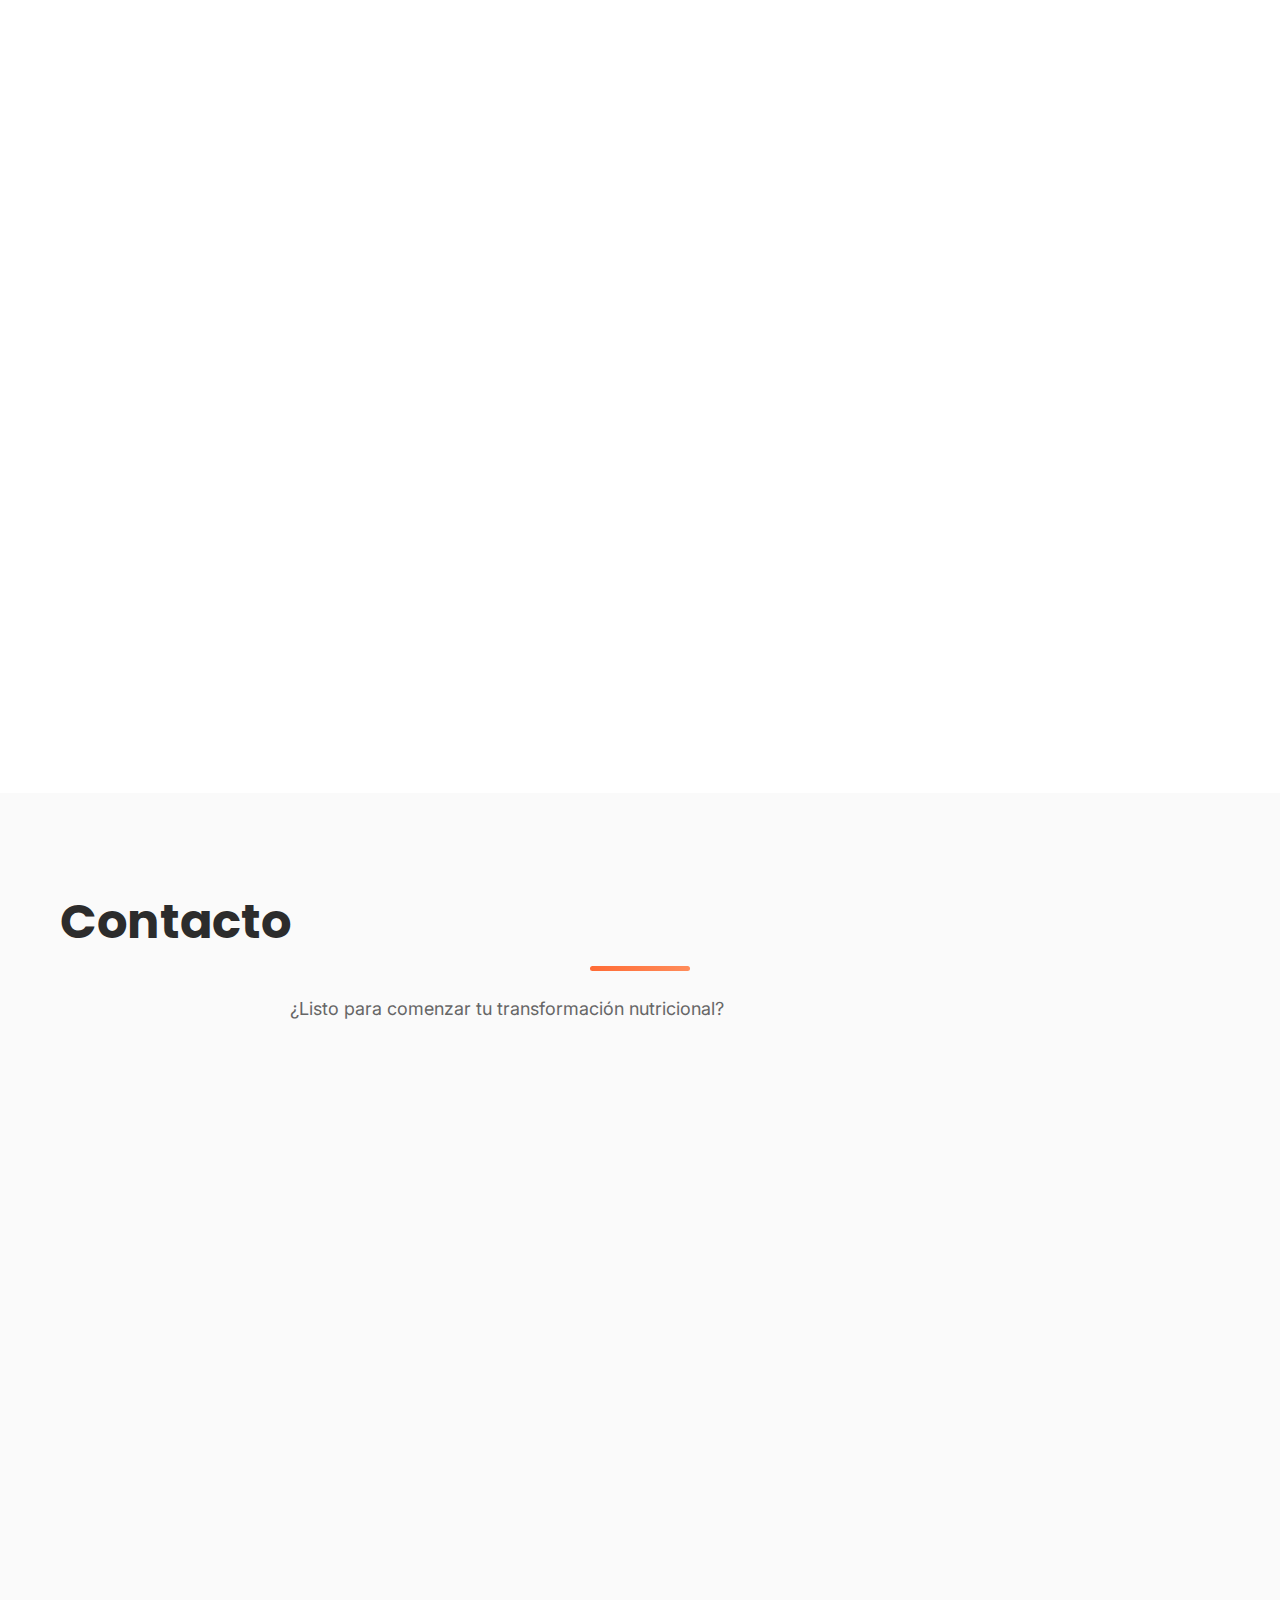
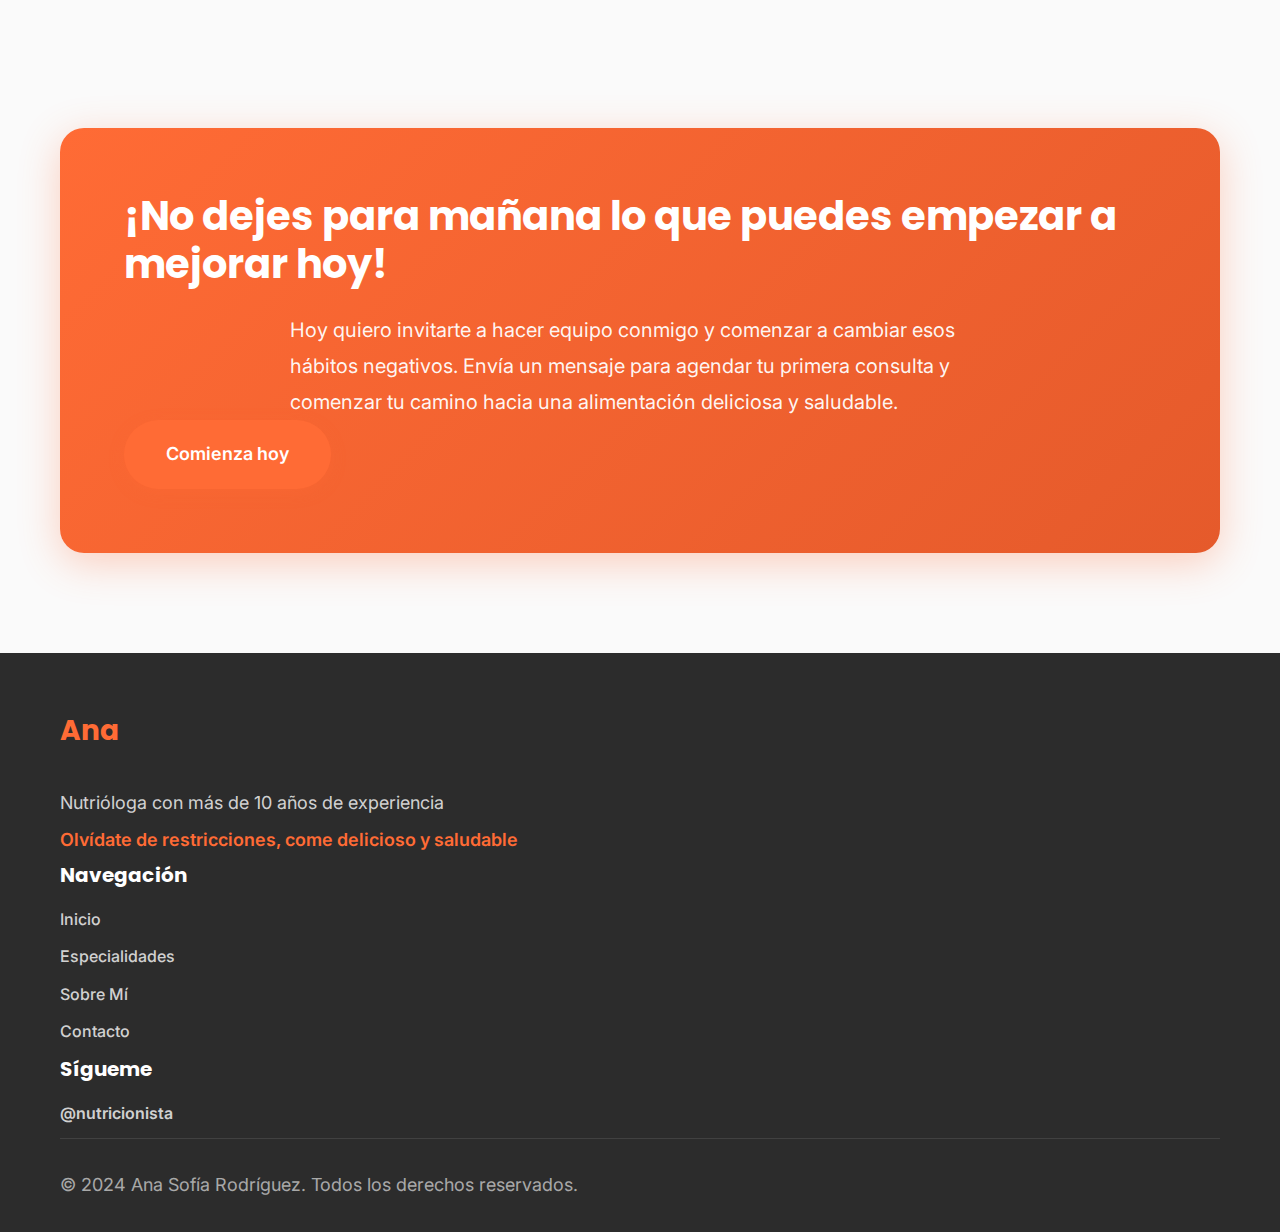
<file: demos/Ana-Rodriguez/index.html>
<!DOCTYPE html>
<html lang="es">
<head>
    <meta charset="UTF-8">
    <meta name="viewport" content="width=device-width, initial-scale=1.0">
    <meta name="description" content="Ana Sofía Rodríguez - Nutrióloga con más de 10 años de experiencia. Especialista en Diabetes, SOP, Tiroides y Materno infantil. Autora de recetario y creadora de productos saludables.">
    <title>Ana Sofía Rodríguez | Nutrióloga</title>
    <link rel="icon" type="image/svg+xml" href="favicon.svg">
    <link rel="apple-touch-icon" href="favicon.svg">
    <meta name="theme-color" content="#FF6B35">
    <link href="https://cdn.jsdelivr.net/npm/bootstrap@5.3.2/dist/css/bootstrap.min.css" rel="stylesheet" integrity="sha384-T3c6CoIi6uLrA9TneNEoa7RxnatzjcDSCmG1MXxSR1GAsXEV/Dwwykc2MPK8M2HN" crossorigin="anonymous">
    <link rel="stylesheet" href="styles.css">
    <link rel="preconnect" href="https://fonts.googleapis.com">
    <link rel="preconnect" href="https://fonts.gstatic.com" crossorigin>
    <link href="https://fonts.googleapis.com/css2?family=Inter:wght@300;400;500;600;700&family=Poppins:wght@400;500;600;700;800&display=swap" rel="stylesheet">
</head>
<body>
    <!-- Navigation -->
    <nav class="navbar navbar-expand-lg fixed-top">
        <div class="container">
            <a class="navbar-brand" href="#inicio">
                <span class="brand-logo">
                    <span class="brand-name brand-orange">Ana</span>
                    <br>
                    <span class="brand-name brand-dark">Rodríguez</span>
                </span>
            </a>
            <button class="navbar-toggler" type="button" data-bs-toggle="collapse" data-bs-target="#navbarNav" aria-controls="navbarNav" aria-expanded="false" aria-label="Toggle navigation">
                <span class="navbar-toggler-icon"></span>
            </button>
            <div class="collapse navbar-collapse" id="navbarNav">
                <ul class="navbar-nav ms-auto">
                    <li class="nav-item">
                        <a class="nav-link" href="#inicio">Inicio</a>
                    </li>
                    <li class="nav-item">
                        <a class="nav-link" href="#especialidades">Especialidades</a>
                    </li>
                    <li class="nav-item">
                        <a class="nav-link" href="#sobre-mi">Sobre Mí</a>
                    </li>
                    <li class="nav-item">
                        <a class="nav-link" href="#contacto">Contacto</a>
                    </li>
                </ul>
            </div>
        </div>
    </nav>

    <!-- Hero Section -->
    <section id="inicio" class="hero">
        <div class="hero-background"></div>
        <div class="container">
            <div class="row align-items-center min-vh-100">
                <div class="col-lg-6">
                    <div class="hero-content">
                        <div class="hero-badge">
                            <span>Nutrióloga con más de 10 años de experiencia</span>
                        </div>
                        <h1 class="hero-title">
                            <span class="brand-orange">Ana</span>
                            <br>
                            <span class="brand-dark">Rodríguez</span>
                        </h1>
                        <p class="hero-subtitle" id="typewriter"></p>
                        <p class="hero-description">Olvídate de restricciones, come <strong>DELICIOSO</strong> y <strong>SALUDABLE</strong></p>
                        <div class="hero-specialties">
                            <span class="specialty-badge">Nutrición Clínica</span>
                            <span class="specialty-badge">Dietoterapia</span>
                            <span class="specialty-badge">Diabetes</span>
                            <span class="specialty-badge">SOP y Tiroides</span>
                            <span class="specialty-badge">Materno Infantil</span>
                        </div>
                        <div class="hero-buttons mt-4">
                            <a href="#contacto" class="btn btn-primary">Comienza hoy</a>
                            <a href="#especialidades" class="btn btn-outline">Conocer más</a>
                        </div>
                    </div>
                </div>
                <div class="col-lg-6">
                    <div class="hero-image-wrapper">
                        <div class="hero-image-placeholder">
                            <!-- Reemplazar con: <img src="ruta/a/foto-profesional.jpg" alt="Ana Rodríguez - Nutrióloga"> -->
                            <span class="image-icon">AR</span>
                            <p class="image-text">Foto profesional</p>
                        </div>
                    </div>
                </div>
            </div>
        </div>
    </section>

    <!-- Specialties Section -->
    <section id="especialidades" class="specialties">
        <div class="container">
            <div class="section-header text-center mb-5">
                <h2 class="section-title">Mis Especialidades</h2>
                <div class="title-underline mx-auto"></div>
                <p class="section-subtitle mt-4">Más de 10 años de experiencia en diferentes áreas de la nutrición para brindarte la mejor orientación</p>
            </div>
            <div class="row g-4">
                <div class="col-lg-4 col-md-6">
                    <div class="specialty-card">
                        <div class="specialty-icon-wrapper">
                            <svg class="specialty-icon" viewBox="0 0 24 24" fill="none" xmlns="http://www.w3.org/2000/svg">
                                <path d="M12 2L2 7L12 12L22 7L12 2Z" stroke="currentColor" stroke-width="2" stroke-linecap="round" stroke-linejoin="round"/>
                                <path d="M2 17L12 22L22 17" stroke="currentColor" stroke-width="2" stroke-linecap="round" stroke-linejoin="round"/>
                                <path d="M2 12L12 17L22 12" stroke="currentColor" stroke-width="2" stroke-linecap="round" stroke-linejoin="round"/>
                            </svg>
                        </div>
                        <h3>Nutrición Clínica</h3>
                        <p>Evaluación y tratamiento nutricional para diversas condiciones de salud, con enfoque científico y personalizado.</p>
                    </div>
                </div>
                <div class="col-lg-4 col-md-6">
                    <div class="specialty-card">
                        <div class="specialty-icon-wrapper">
                            <svg class="specialty-icon" viewBox="0 0 24 24" fill="none" xmlns="http://www.w3.org/2000/svg">
                                <path d="M12 2L15.09 8.26L22 9.27L17 14.14L18.18 21.02L12 17.77L5.82 21.02L7 14.14L2 9.27L8.91 8.26L12 2Z" stroke="currentColor" stroke-width="2" stroke-linecap="round" stroke-linejoin="round"/>
                            </svg>
                        </div>
                        <h3>Dietoterapia</h3>
                        <p>Uso terapéutico de la alimentación como herramienta para prevenir, tratar y revertir enfermedades.</p>
                    </div>
                </div>
                <div class="col-lg-4 col-md-6">
                    <div class="specialty-card">
                        <div class="specialty-icon-wrapper">
                            <svg class="specialty-icon" viewBox="0 0 24 24" fill="none" xmlns="http://www.w3.org/2000/svg">
                                <path d="M12 2V22M17 5H9.5C8.57174 5 7.6815 5.36875 7.02513 6.02513C6.36875 6.6815 6 7.57174 6 8.5C6 9.42826 6.36875 10.3185 7.02513 10.9749C7.6815 11.6313 8.57174 12 9.5 12H14.5C15.4283 12 16.3185 12.3687 16.9749 13.0251C17.6313 13.6815 18 14.5717 18 15.5C18 16.4283 17.6313 17.3185 16.9749 17.9749C16.3185 18.6313 15.4283 19 14.5 19H6" stroke="currentColor" stroke-width="2" stroke-linecap="round" stroke-linejoin="round"/>
                            </svg>
                        </div>
                        <h3>Educación en Diabetes</h3>
                        <p>Plan nutricional personalizado para el manejo de la diabetes tipo 1 y tipo 2. Aprende a contar carbohidratos, mantener niveles estables de glucosa y disfrutar de la comida sin miedo.</p>
                    </div>
                </div>
                <div class="col-lg-4 col-md-6">
                    <div class="specialty-card">
                        <div class="specialty-icon-wrapper">
                            <svg class="specialty-icon" viewBox="0 0 24 24" fill="none" xmlns="http://www.w3.org/2000/svg">
                                <circle cx="12" cy="12" r="10" stroke="currentColor" stroke-width="2"/>
                                <path d="M12 6V12L16 14" stroke="currentColor" stroke-width="2" stroke-linecap="round"/>
                            </svg>
                        </div>
                        <h3>SOP y Tiroides</h3>
                        <p>Nutrición especializada para Síndrome de Ovario Poliquístico y trastornos tiroideos. Enfoque integral que ayuda a regular hormonas y mejorar síntomas a través de la alimentación.</p>
                    </div>
                </div>
                <div class="col-lg-4 col-md-6">
                    <div class="specialty-card">
                        <div class="specialty-icon-wrapper">
                            <svg class="specialty-icon" viewBox="0 0 24 24" fill="none" xmlns="http://www.w3.org/2000/svg">
                                <path d="M20 21V19C20 17.9391 19.5786 16.9217 18.8284 16.1716C18.0783 15.4214 17.0609 15 16 15H8C6.93913 15 5.92172 15.4214 5.17157 16.1716C4.42143 16.9217 4 17.9391 4 19V21" stroke="currentColor" stroke-width="2" stroke-linecap="round" stroke-linejoin="round"/>
                                <circle cx="12" cy="7" r="4" stroke="currentColor" stroke-width="2" stroke-linecap="round" stroke-linejoin="round"/>
                            </svg>
                        </div>
                        <h3>Materno Infantil</h3>
                        <p>Acompañamiento nutricional durante el embarazo, lactancia y primeros años del bebé. Alimentación saludable para toda la familia desde el inicio.</p>
                    </div>
                </div>
            </div>
        </div>
    </section>

    <!-- Philosophy Section -->
    <!-- 
    La imagen de fondo se carga desde Unsplash (servicio gratuito de imágenes).
    Si deseas usar tu propia imagen, reemplaza la URL en styles.css en la clase .philosophy-background
    -->
    <section class="philosophy">
        <div class="philosophy-background"></div>
        <div class="container">
            <div class="row justify-content-center">
                <div class="col-lg-10">
                    <div class="philosophy-content">
                        <h2 class="philosophy-title">Mi Filosofía</h2>
                        <p class="philosophy-quote">"Planes de alimentación <strong>antojables</strong>, <strong>ricos</strong> y sobre todo, <strong>muy fáciles de seguir</strong>"</p>
                        <p>Mi objetivo siempre será ayudarte a llevar un estilo de vida saludable, con planes de alimentación que no sean aburridos o insípidos, sino antojables, ricos y sobre todo, muy fáciles de seguir.</p>
                        <p>Estoy convencida de que una buena alimentación puede prevenir, tratar y hasta revertir enfermedades. Por eso, a lo largo de más de 10 años de experiencia, me he formado en diversas áreas para brindarte la mejor orientación.</p>
                        <p>No creo en las dietas extremas ni en eliminar grupos de alimentos completos. Mi enfoque se basa en ayudarte a cambiar tus hábitos de manera sostenible, disfrutando cada comida mientras mejoras tu salud.</p>
                    </div>
                </div>
            </div>
        </div>
    </section>

    <!-- About Section -->
    <section id="sobre-mi" class="about">
        <div class="container">
            <div class="section-header text-center mb-5">
                <h2 class="section-title">Sobre Mí</h2>
                <div class="title-underline mx-auto"></div>
            </div>
            <div class="row align-items-center g-5">
                <div class="col-lg-6">
                    <div class="about-content">
                        <p class="lead">Soy <strong>Ana Sofía Rodríguez</strong>, nutrióloga con más de <strong>10 años de experiencia</strong> en el área, ayudando a personas a cambiar sus hábitos y mejorar su salud.</p>
                        <p>A lo largo de estos años, me he formado en diversas áreas, tales como nutrición clínica, dietoterapia, diabetes, nutrición materno-infantil, tiroides y síndrome de ovario poliquístico, entre otras, con el fin de brindarte la mejor orientación.</p>
                        <p>Mi objetivo siempre será ayudarte a llevar un estilo de vida saludable, con planes de alimentación que no sean aburridos o insípidos, sino antojables, ricos y sobre todo, muy fáciles de seguir. Estoy convencida de que una buena alimentación puede prevenir, tratar y hasta revertir enfermedades.</p>
                        <div class="about-highlight mt-4">
                            <h4>Autora y Emprendedora</h4>
                            <p>Soy autora de un <strong>recetario de comida saludable</strong> y creadora de productos saludables, que son opciones nutritivas para tus postres o snacks.</p>
                            <p class="mb-0">Emprendedora en productos saludables</p>
                        </div>
                    </div>
                </div>
                <div class="col-lg-6">
                    <div class="about-image-wrapper">
                        <div class="about-image-placeholder">
                            <!-- Reemplazar con: <img src="ruta/a/foto-profesional.jpg" alt="Ana Rodríguez - Nutrióloga"> -->
                            <span class="image-icon">AR</span>
                            <p class="image-text">Foto profesional</p>
                        </div>
                    </div>
                </div>
            </div>
        </div>
    </section>

    <!-- Services Section -->
    <section class="services">
        <div class="container">
            <div class="section-header text-center mb-5">
                <h2 class="section-title">Servicios</h2>
                <div class="title-underline mx-auto"></div>
                <p class="section-subtitle mt-4">Planes de alimentación personalizados, antojables y fáciles de seguir</p>
            </div>
            <div class="row g-4">
                <div class="col-lg-4 col-md-6">
                    <div class="service-card">
                        <div class="service-icon-wrapper">
                            <svg class="service-icon" viewBox="0 0 24 24" fill="none" xmlns="http://www.w3.org/2000/svg">
                                <path d="M9 5H7C5.89543 5 5 5.89543 5 7V19C5 20.1046 5.89543 21 7 21H17C18.1046 21 19 20.1046 19 19V7C19 5.89543 18.1046 5 17 5H15" stroke="currentColor" stroke-width="2" stroke-linecap="round" stroke-linejoin="round"/>
                                <path d="M9 5C9 3.89543 9.89543 3 11 3H13C14.1046 3 15 3.89543 15 5V5C15 6.10457 14.1046 7 13 7H11C9.89543 7 9 6.10457 9 5V5Z" stroke="currentColor" stroke-width="2" stroke-linecap="round" stroke-linejoin="round"/>
                                <path d="M9 12H15" stroke="currentColor" stroke-width="2" stroke-linecap="round" stroke-linejoin="round"/>
                                <path d="M9 16H15" stroke="currentColor" stroke-width="2" stroke-linecap="round" stroke-linejoin="round"/>
                            </svg>
                        </div>
                        <h3>Consultas Nutricionales</h3>
                        <p>Evaluación completa y diseño de plan nutricional personalizado según tu condición de salud y objetivos.</p>
                    </div>
                </div>
                <div class="col-lg-4 col-md-6">
                    <div class="service-card">
                        <div class="service-icon-wrapper">
                            <svg class="service-icon" viewBox="0 0 24 24" fill="none" xmlns="http://www.w3.org/2000/svg">
                                <path d="M4 19.5C4 18.837 4.26339 18.2011 4.73223 17.7322C5.20107 17.2634 5.83696 17 6.5 17H20" stroke="currentColor" stroke-width="2" stroke-linecap="round" stroke-linejoin="round"/>
                                <path d="M6.5 2H20V22H6.5C5.83696 22 5.20107 21.7366 4.73223 21.2678C4.26339 20.7989 4 20.163 4 19.5V4.5C4 3.83696 4.26339 3.20107 4.73223 2.73223C5.20107 2.26339 5.83696 2 6.5 2Z" stroke="currentColor" stroke-width="2" stroke-linecap="round" stroke-linejoin="round"/>
                                <path d="M8 7H18" stroke="currentColor" stroke-width="2" stroke-linecap="round" stroke-linejoin="round"/>
                                <path d="M8 11H18" stroke="currentColor" stroke-width="2" stroke-linecap="round" stroke-linejoin="round"/>
                            </svg>
                        </div>
                        <h3>Educación Nutricional</h3>
                        <p>Aprende a tomar decisiones informadas sobre tu alimentación, especialmente en diabetes, SOP y tiroides.</p>
                    </div>
                </div>
                <div class="col-lg-4 col-md-6">
                    <div class="service-card">
                        <div class="service-icon-wrapper">
                            <svg class="service-icon" viewBox="0 0 24 24" fill="none" xmlns="http://www.w3.org/2000/svg">
                                <path d="M17 21V19C17 17.9391 16.5786 16.9217 15.8284 16.1716C15.0783 15.4214 14.0609 15 13 15H5C3.93913 15 2.92172 15.4214 2.17157 16.1716C1.42143 16.9217 1 17.9391 1 19V21" stroke="currentColor" stroke-width="2" stroke-linecap="round" stroke-linejoin="round"/>
                                <path d="M9 11C11.2091 11 13 9.20914 13 7C13 4.79086 11.2091 3 9 3C6.79086 3 5 4.79086 5 7C5 9.20914 6.79086 11 9 11Z" stroke="currentColor" stroke-width="2" stroke-linecap="round" stroke-linejoin="round"/>
                                <path d="M23 21V19C22.9993 18.1137 22.7044 17.2528 22.1614 16.5523C21.6184 15.8519 20.8581 15.3516 20 15.13" stroke="currentColor" stroke-width="2" stroke-linecap="round" stroke-linejoin="round"/>
                                <path d="M16 3.13C16.8604 3.35031 17.623 3.85071 18.1676 4.55232C18.7122 5.25392 19.0078 6.11683 19.0078 7.005C19.0078 7.89318 18.7122 8.75608 18.1676 9.45769C17.623 10.1593 16.8604 10.6597 16 10.88" stroke="currentColor" stroke-width="2" stroke-linecap="round" stroke-linejoin="round"/>
                            </svg>
                        </div>
                        <h3>Nutrición Familiar</h3>
                        <p>Planes nutricionales para toda la familia, con especial atención en embarazo, lactancia y alimentación infantil.</p>
                    </div>
                </div>
                <div class="col-lg-4 col-md-6">
                    <div class="service-card">
                        <div class="service-icon-wrapper">
                            <svg class="service-icon" viewBox="0 0 24 24" fill="none" xmlns="http://www.w3.org/2000/svg">
                                <path d="M12 2V6M12 18V22M4 12H2M6.31412 6.31412L4.8999 4.8999M17.6859 6.31412L19.1001 4.8999M6.31412 17.69L4.8999 19.1042M17.6859 17.69L19.1001 19.1042M22 12H20M17 12C17 14.7614 14.7614 17 12 17C9.23858 17 7 14.7614 7 12C7 9.23858 9.23858 7 12 7C14.7614 7 17 9.23858 17 12Z" stroke="currentColor" stroke-width="2" stroke-linecap="round" stroke-linejoin="round"/>
                            </svg>
                        </div>
                        <h3>Seguimiento Continuo</h3>
                        <p>Acompañamiento constante para ajustar tu plan y mantenerte motivado en tu camino hacia una mejor salud.</p>
                    </div>
                </div>
                <div class="col-lg-4 col-md-6">
                    <div class="service-card">
                        <div class="service-icon-wrapper">
                            <svg class="service-icon" viewBox="0 0 24 24" fill="none" xmlns="http://www.w3.org/2000/svg">
                                <rect x="2" y="3" width="20" height="14" rx="2" stroke="currentColor" stroke-width="2" stroke-linecap="round" stroke-linejoin="round"/>
                                <path d="M8 21H16" stroke="currentColor" stroke-width="2" stroke-linecap="round" stroke-linejoin="round"/>
                                <path d="M12 17V21" stroke="currentColor" stroke-width="2" stroke-linecap="round" stroke-linejoin="round"/>
                            </svg>
                        </div>
                        <h3>Consultas Online</h3>
                        <p>Sesiones virtuales desde la comodidad de tu hogar, adaptadas a tu horario y zona horaria.</p>
                    </div>
                </div>
                <div class="col-lg-4 col-md-6">
                    <div class="service-card">
                        <div class="service-icon-wrapper">
                            <svg class="service-icon" viewBox="0 0 24 24" fill="none" xmlns="http://www.w3.org/2000/svg">
                                <path d="M3 12H21M3 12L9 6M3 12L9 18M21 12L15 6M21 12L15 18" stroke="currentColor" stroke-width="2" stroke-linecap="round" stroke-linejoin="round"/>
                                <path d="M12 3V21" stroke="currentColor" stroke-width="2" stroke-linecap="round" stroke-linejoin="round"/>
                            </svg>
                        </div>
                        <h3>Recetas Personalizadas</h3>
                        <p>Recetas deliciosas y saludables adaptadas a tus necesidades específicas y preferencias alimentarias.</p>
                    </div>
                </div>
            </div>
        </div>
    </section>

    <!-- Contact Section -->
    <section id="contacto" class="contact">
        <div class="container">
            <div class="section-header text-center mb-5">
                <h2 class="section-title">Contacto</h2>
                <div class="title-underline mx-auto"></div>
                <p class="section-subtitle mt-4">¿Listo para comenzar tu transformación nutricional?</p>
            </div>
            <div class="row g-4 mb-5">
                <div class="col-lg-6 col-md-6">
                    <div class="contact-card">
                        <div class="contact-icon">📱</div>
                        <h3>Instagram</h3>
                        <p>@nutricionista</p>
                        <a href="#" class="contact-link">Seguir en Instagram</a>
                    </div>
                </div>
                <div class="col-lg-6 col-md-6">
                    <div class="contact-card featured">
                        <div class="contact-icon">🥕</div>
                        <h3>Productos Saludables</h3>
                        <p>Opciones nutritivas</p>
                        <a href="#" class="contact-link">Conocer más</a>
                    </div>
                </div>
            </div>
            <div class="contact-cta-wrapper">
                <div class="contact-cta text-center">
                    <h3>¡No dejes para mañana lo que puedes empezar a mejorar hoy!</h3>
                    <p>Hoy quiero invitarte a hacer equipo conmigo y comenzar a cambiar esos hábitos negativos. Envía un mensaje para agendar tu primera consulta y comenzar tu camino hacia una alimentación deliciosa y saludable.</p>
                    <a href="#contacto" class="btn btn-primary btn-large mt-4">Comienza hoy</a>
                </div>
            </div>
        </div>
    </section>

    <!-- Footer -->
    <footer class="footer">
        <div class="container">
            <div class="row g-4 mb-4">
                <div class="col-lg-4 col-md-6">
                    <div class="footer-brand">
                        <h3>
                            <span class="brand-orange">Ana</span>
                            <br>
                            <span class="brand-dark">Rodríguez</span>
                        </h3>
                        <p>Nutrióloga con más de 10 años de experiencia</p>
                        <p class="footer-tagline">Olvídate de restricciones, come delicioso y saludable</p>
                    </div>
                </div>
                <div class="col-lg-4 col-md-6">
                    <div class="footer-links">
                        <h4>Navegación</h4>
                        <ul>
                            <li><a href="#inicio">Inicio</a></li>
                            <li><a href="#especialidades">Especialidades</a></li>
                            <li><a href="#sobre-mi">Sobre Mí</a></li>
                            <li><a href="#contacto">Contacto</a></li>
                        </ul>
                    </div>
                </div>
                <div class="col-lg-4 col-md-12">
                    <div class="footer-social">
                        <h4>Sígueme</h4>
                        <a href="#" class="social-link">@nutricionista</a>
                    </div>
                </div>
            </div>
            <div class="footer-bottom text-center">
                <p>&copy; 2024 Ana Sofía Rodríguez. Todos los derechos reservados.</p>
            </div>
        </div>
    </footer>

    <script src="https://cdn.jsdelivr.net/npm/bootstrap@5.3.2/dist/js/bootstrap.bundle.min.js" integrity="sha384-C6RzsynM9kWDrMNeT87bh95OGNyZPhcTNXj1NW7RuBCsyN/o0jlpcV8Qyq46cDfL" crossorigin="anonymous"></script>
    <script src="index.js"></script>
</body>
</html>
</file>
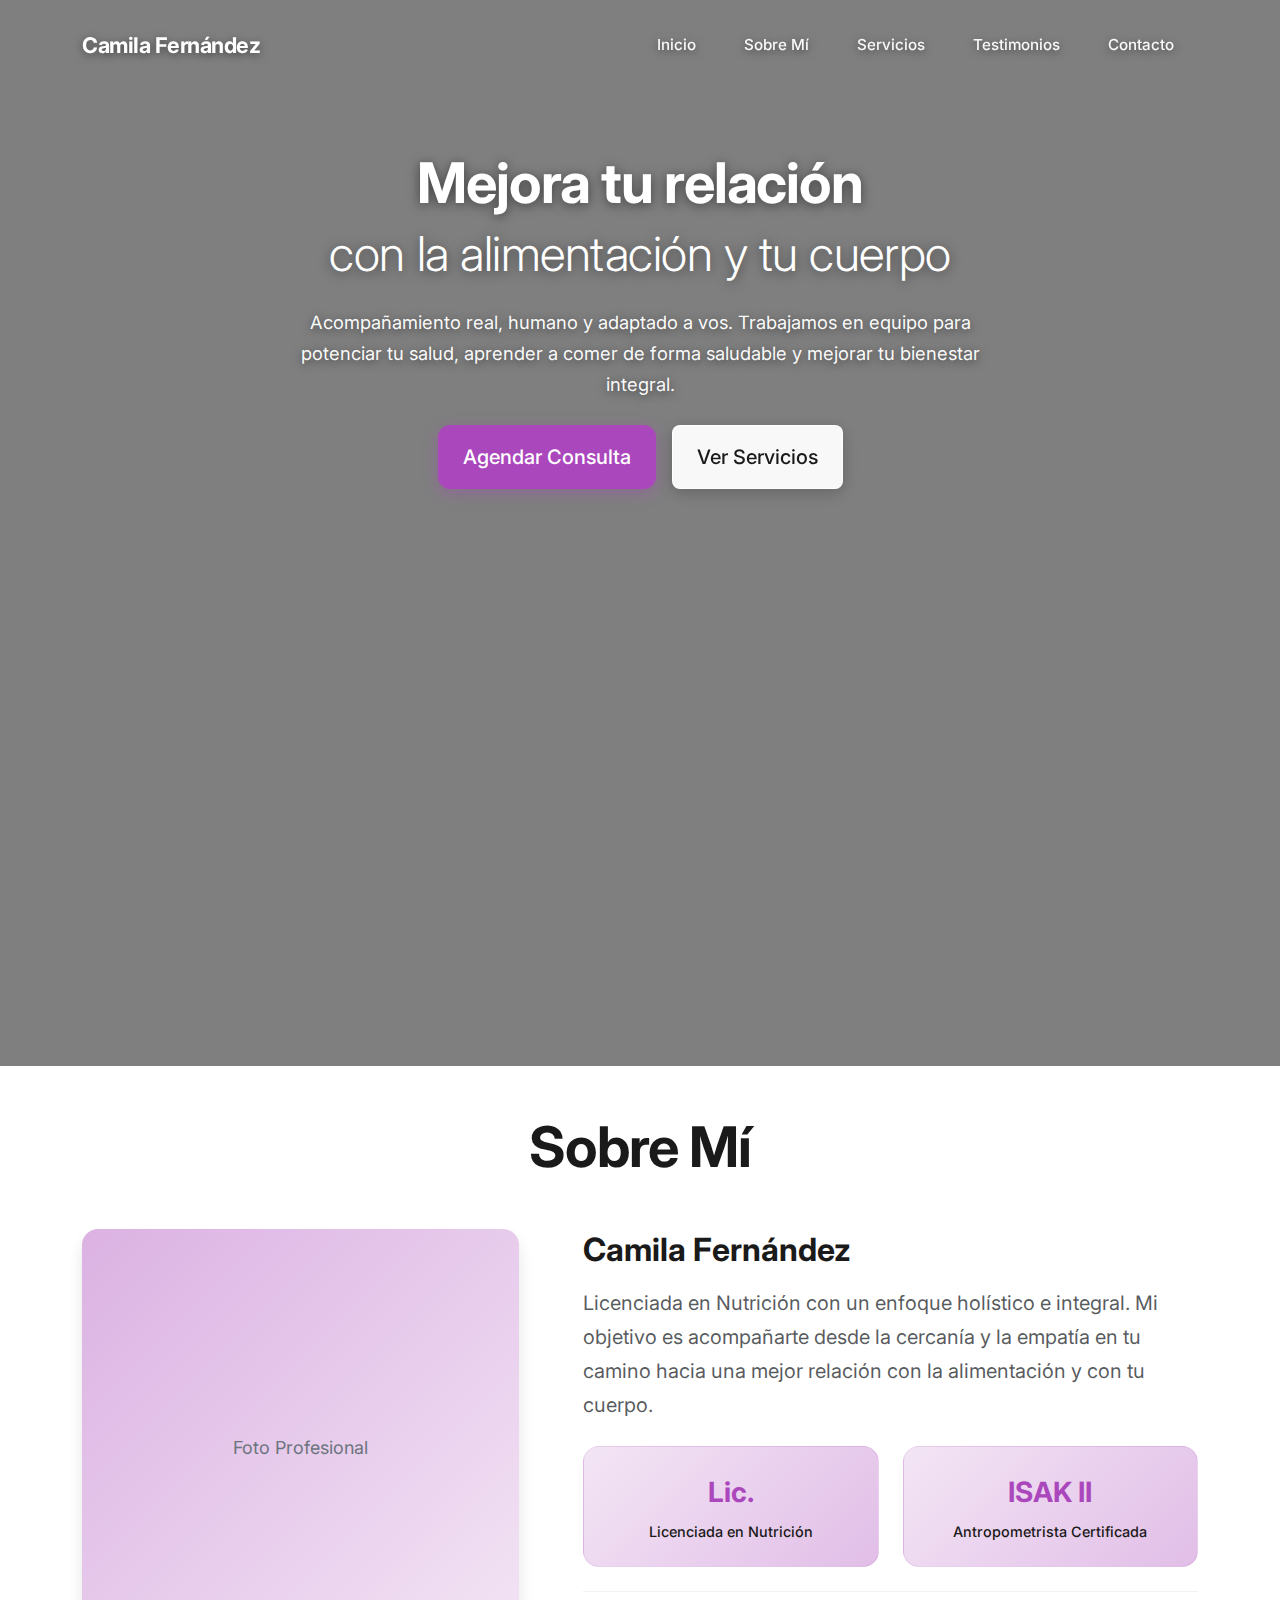
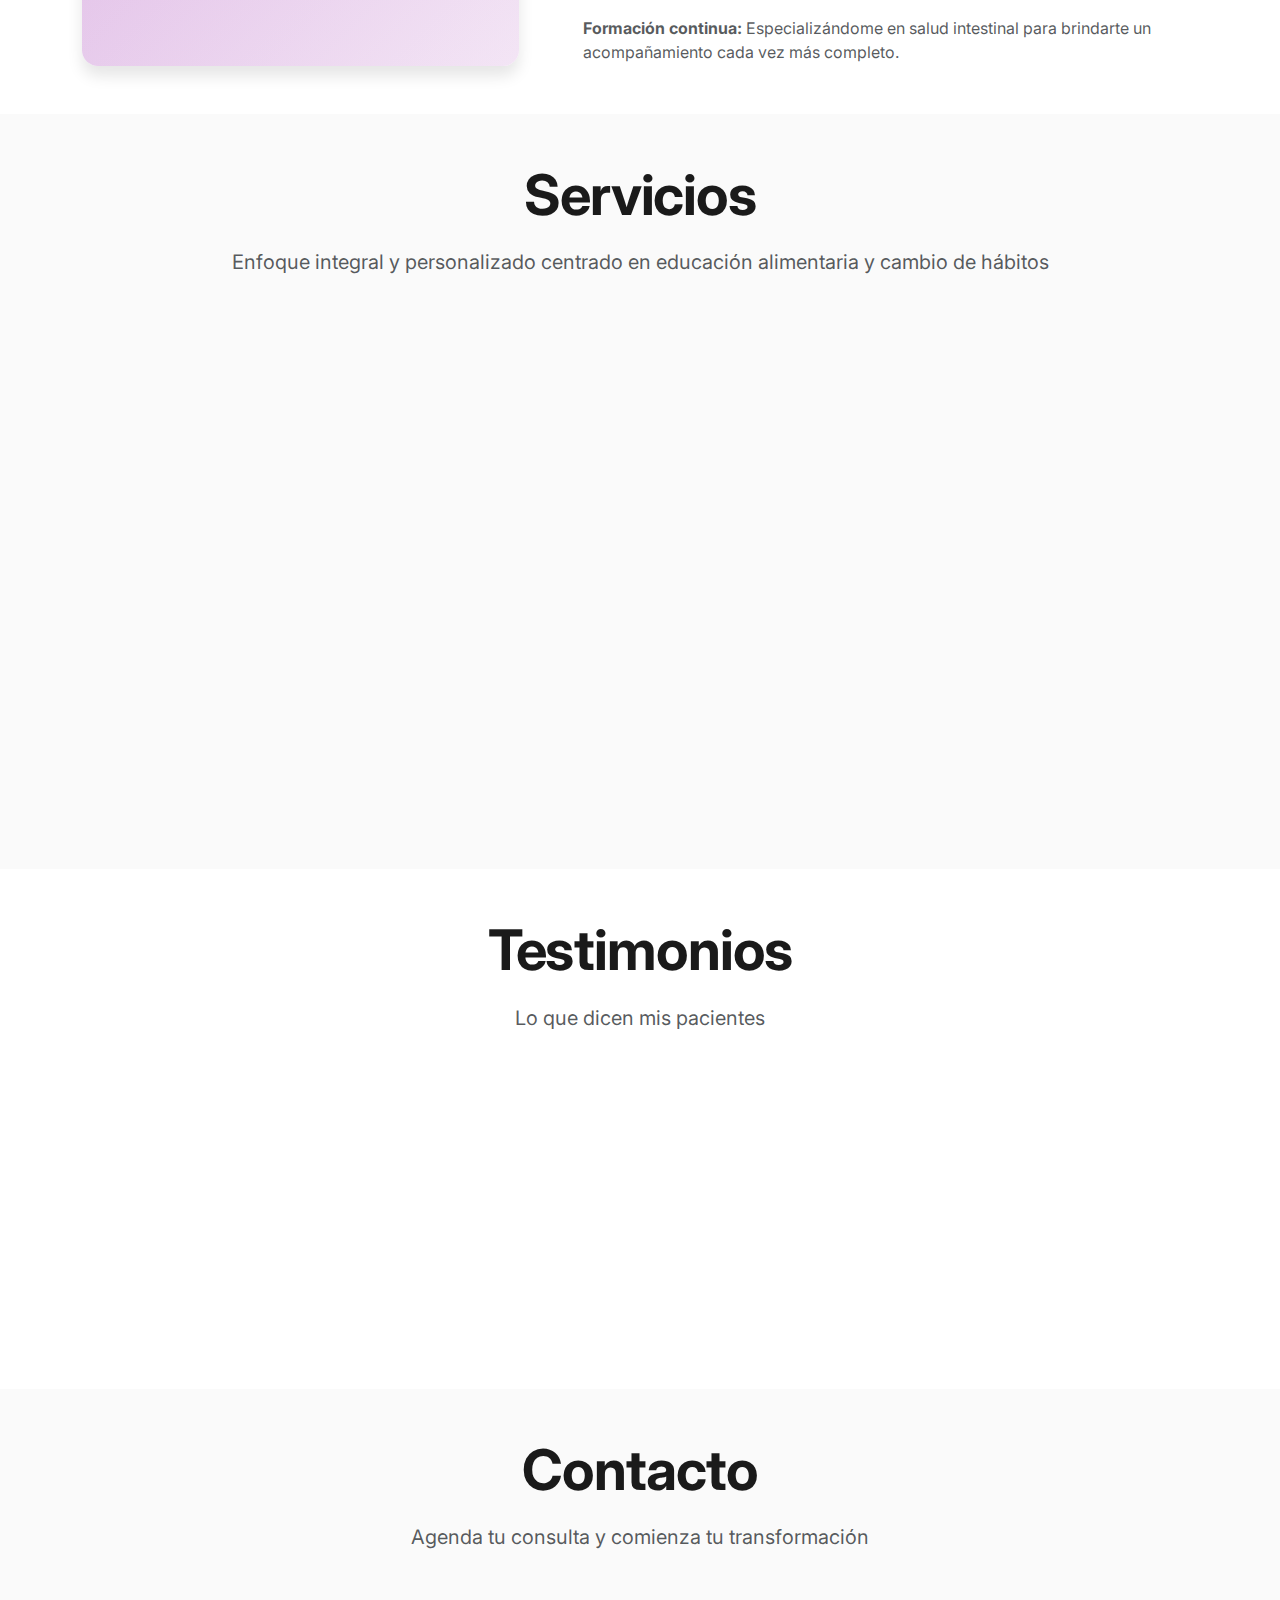
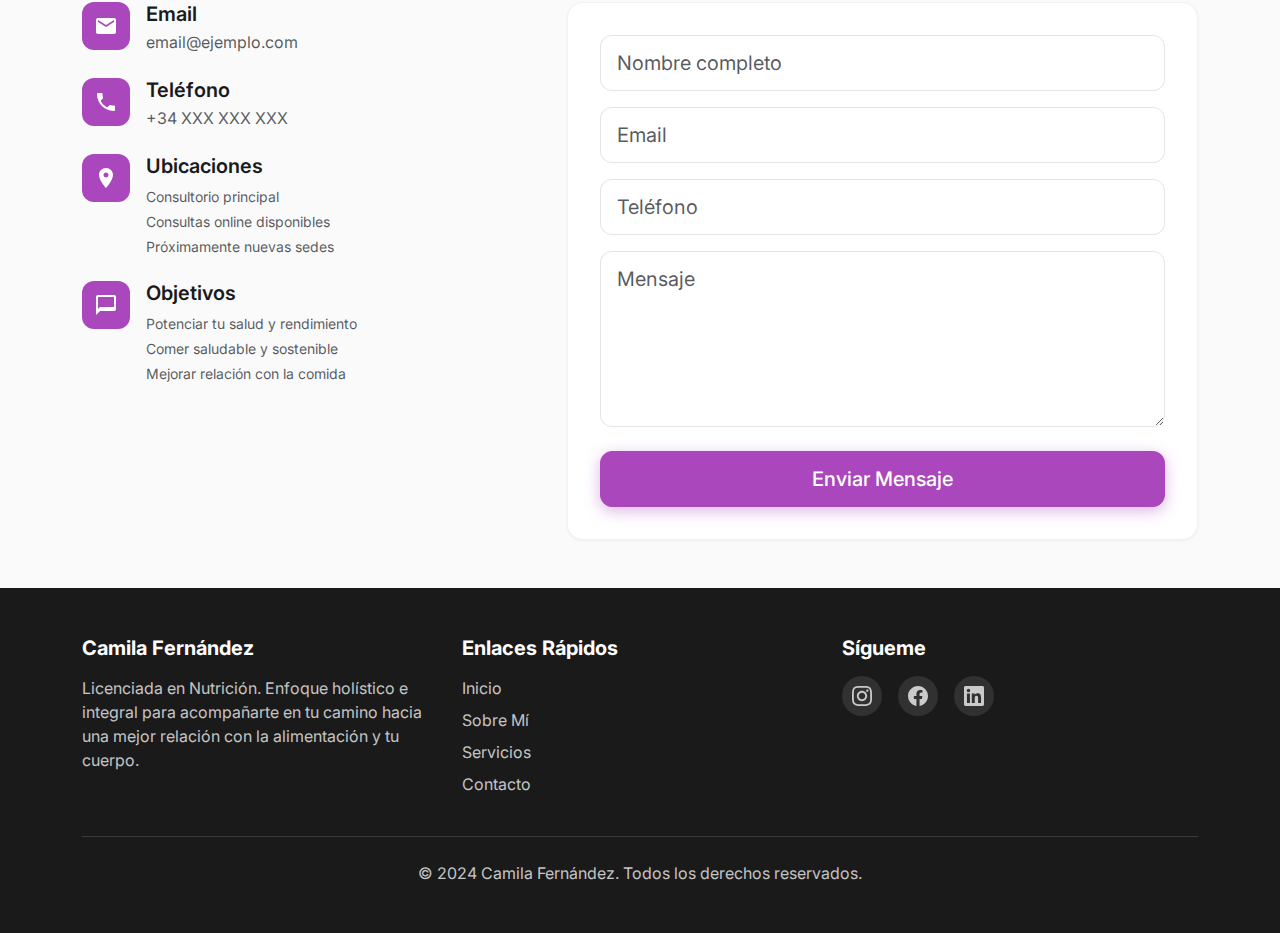
<file: demos/Camila-Fernandez/index.html>
<!DOCTYPE html>
<html lang="es">
<head>
    <meta charset="UTF-8">
    <meta name="viewport" content="width=device-width, initial-scale=1.0">
    <meta name="description" content="Camila Fernández - Licenciada en Nutrición. Especialista en nutrición deportiva, trastornos alimentarios y nutrición clínica. Consultas personalizadas con enfoque holístico e integral.">
    <!-- Favicon - Forzar actualización -->
    <link rel="icon" type="image/svg+xml" href="data:image/svg+xml,%3Csvg xmlns='http://www.w3.org/2000/svg' viewBox='0 0 100 100'%3E%3Ccircle cx='50' cy='50' r='45' fill='%23AB47BC'/%3E%3Ctext x='50' y='70' font-size='50' text-anchor='middle' fill='white'%3ECF%3C/text%3E%3C/svg%3E">
    <link rel="shortcut icon" type="image/svg+xml" href="data:image/svg+xml,%3Csvg xmlns='http://www.w3.org/2000/svg' viewBox='0 0 100 100'%3E%3Ccircle cx='50' cy='50' r='45' fill='%23AB47BC'/%3E%3Ctext x='50' y='70' font-size='50' text-anchor='middle' fill='white'%3ECF%3C/text%3E%3C/svg%3E">
    <link rel="apple-touch-icon" href="data:image/svg+xml,%3Csvg xmlns='http://www.w3.org/2000/svg' viewBox='0 0 100 100'%3E%3Ccircle cx='50' cy='50' r='45' fill='%23AB47BC'/%3E%3Ctext x='50' y='70' font-size='50' text-anchor='middle' fill='white'%3ECF%3C/text%3E%3C/svg%3E">
    <!-- Bootstrap CSS -->
    <link href="https://cdn.jsdelivr.net/npm/bootstrap@5.3.2/dist/css/bootstrap.min.css" rel="stylesheet">
    <!-- Google Fonts -->
    <link rel="preconnect" href="https://fonts.googleapis.com">
    <link rel="preconnect" href="https://fonts.gstatic.com" crossorigin>
    <link href="https://fonts.googleapis.com/css2?family=Inter:wght@300;400;500;600;700&display=swap" rel="stylesheet">
    <!-- Custom CSS -->
    <link rel="stylesheet" href="styles.css">
    <title>Camila Fernández - Nutricionista | Enfoque Holístico e Integral</title>
</head>
<body>
    <!-- Header / Navegación -->
    <header class="header" id="header">
        <nav class="navbar navbar-expand-lg fixed-top">
            <div class="container">
                <a class="navbar-brand fw-bold" href="#inicio">
                    <span class="text-primary">Camila</span> <span class="text-dark">Fernández</span>
                </a>
                <button class="navbar-toggler" type="button" data-bs-toggle="collapse" data-bs-target="#navbarNav" aria-controls="navbarNav" aria-expanded="false" aria-label="Toggle navigation">
                    <span class="navbar-toggler-icon"></span>
                </button>
                <div class="collapse navbar-collapse" id="navbarNav">
                    <ul class="navbar-nav ms-auto">
                        <li class="nav-item">
                            <a class="nav-link" href="#inicio">Inicio</a>
                        </li>
                        <li class="nav-item">
                            <a class="nav-link" href="#sobre-mi">Sobre Mí</a>
                        </li>
                        <li class="nav-item">
                            <a class="nav-link" href="#servicios">Servicios</a>
                        </li>
                        <li class="nav-item">
                            <a class="nav-link" href="#testimonios">Testimonios</a>
                        </li>
                        <li class="nav-item">
                            <a class="nav-link" href="#contacto">Contacto</a>
                        </li>
                    </ul>
                </div>
            </div>
        </nav>
    </header>

    <!-- Hero Section -->
    <section class="hero position-relative" id="inicio">
        <div class="hero__overlay"></div>
        <div class="hero__background"></div>
        <div class="container position-relative">
            <div class="row justify-content-center min-vh-100 py-5">
                <div class="col-lg-10 col-xl-8 text-center">
                    <div class="hero__content">
                        <h1 class="hero__title mb-4">
                            <span class="d-block display-4 fw-bold mb-2">Mejora tu relación</span>
                            <span class="d-block display-5 fw-light text-primary">con la alimentación y tu cuerpo</span>
                        </h1>
                        <p class="lead mb-4 hero__text">
                            Acompañamiento real, humano y adaptado a vos. Trabajamos en equipo para potenciar tu salud, aprender a comer de forma saludable y mejorar tu bienestar integral.
                        </p>
                        <div class="d-flex flex-wrap gap-3 justify-content-center">
                            <a href="#contacto" class="btn btn-primary btn-lg px-4 py-3">Agendar Consulta</a>
                            <a href="#servicios" class="btn btn-light btn-lg px-4 py-3">Ver Servicios</a>
                        </div>
                    </div>
                </div>
            </div>
        </div>
    </section>

    <!-- Sobre Mí Section -->
    <section class="about py-5" id="sobre-mi">
        <div class="container">
            <div class="text-center mb-5">
                <h2 class="display-4 fw-bold mb-3">Sobre Mí</h2>
            </div>
            <div class="row align-items-center g-5">
                <div class="col-lg-5">
                    <div class="about__image-wrapper">
                        <div class="about__image-placeholder">
                            <span>Foto Profesional</span>
                        </div>
                    </div>
                </div>
                <div class="col-lg-7">
                    <div class="about__content">
                        <h3 class="h2 fw-bold mb-3">Camila Fernández</h3>
                        <p class="lead text-muted mb-4">
                            Licenciada en Nutrición con un enfoque holístico e integral. Mi objetivo es acompañarte desde la cercanía y la empatía en tu camino hacia una mejor relación con la alimentación y con tu cuerpo.
                        </p>
                        <div class="row g-4 mb-4">
                            <div class="col-md-6">
                                <div class="about__highlight-card">
                                    <div class="about__highlight-number">Lic.</div>
                                    <div class="about__highlight-text">Licenciada en Nutrición</div>
                                </div>
                            </div>
                            <div class="col-md-6">
                                <div class="about__highlight-card">
                                    <div class="about__highlight-number">ISAK II</div>
                                    <div class="about__highlight-text">Antropometrista Certificada</div>
                                </div>
                            </div>
                        </div>
                        <div class="about__cta">
                            <p class="text-muted mb-0">
                                <strong>Formación continua:</strong> Especializándome en salud intestinal para brindarte un acompañamiento cada vez más completo.
                            </p>
                        </div>
                    </div>
                </div>
            </div>
        </div>
    </section>

    <!-- Servicios Section -->
    <section class="services py-5" id="servicios">
        <div class="container">
            <div class="text-center mb-5">
                <h2 class="display-4 fw-bold mb-3">Servicios</h2>
                <p class="lead text-muted">Enfoque integral y personalizado centrado en educación alimentaria y cambio de hábitos</p>
            </div>
            <div class="row g-4">
                <div class="col-lg-3 col-md-6">
                    <div class="service__card h-100">
                        <div class="service__icon mb-3">
                            <svg width="48" height="48" viewBox="0 0 24 24" fill="none" xmlns="http://www.w3.org/2000/svg">
                                <path d="M12 2C6.48 2 2 6.48 2 12s4.48 10 10 10 10-4.48 10-10S17.52 2 12 2zm-2 15l-5-5 1.41-1.41L10 14.17l7.59-7.59L19 8l-9 9z" fill="currentColor"/>
                            </svg>
                        </div>
                        <h3 class="h5 fw-bold mb-3">Educación Alimentaria</h3>
                        <p class="text-muted mb-3">
                            Aprendé a comer de forma saludable y sostenible con un enfoque integral y personalizado.
                        </p>
                        <ul class="service__features list-unstyled">
                            <li class="mb-2">✓ Consulta inicial completa</li>
                            <li class="mb-2">✓ Evaluación antropométrica ISAK II</li>
                            <li class="mb-2">✓ Educación nutricional adaptada</li>
                        </ul>
                    </div>
                </div>
                <div class="col-lg-3 col-md-6">
                    <div class="service__card h-100">
                        <div class="service__icon mb-3">
                            <svg width="48" height="48" viewBox="0 0 24 24" fill="none" xmlns="http://www.w3.org/2000/svg">
                                <path d="M20.57 14.86L22 13.43 20.57 12 17 15.57 8.43 7 12 3.43 10.57 2 9.14 3.43 7.71 2 5.57 4.14 4.14 2.71 2.71 4.14l1.43 1.43L2 7.71l1.43 1.43L2 10.57 3.43 12 7 8.43 15.57 17 12 20.57 13.43 22l1.43-1.43L16.29 22l2.14-2.14 1.43 1.43 1.43-1.43-1.43-1.43L22 16.29l-1.43-1.43z" fill="currentColor"/>
                            </svg>
                        </div>
                        <h3 class="h5 fw-bold mb-3">Nutrición Deportiva</h3>
                        <p class="text-muted mb-3">
                            Optimizá tu rendimiento deportivo con planes nutricionales especializados para deportistas.
                        </p>
                        <ul class="service__features list-unstyled">
                            <li class="mb-2">✓ Planes para mejorar rendimiento</li>
                            <li class="mb-2">✓ Estrategias de recuperación</li>
                            <li class="mb-2">✓ Acompañamiento integral</li>
                        </ul>
                    </div>
                </div>
                <div class="col-lg-3 col-md-6">
                    <div class="service__card h-100">
                        <div class="service__icon mb-3">
                            <svg width="48" height="48" viewBox="0 0 24 24" fill="none" xmlns="http://www.w3.org/2000/svg">
                                <path d="M12 2C6.48 2 2 6.48 2 12s4.48 10 10 10 10-4.48 10-10S17.52 2 12 2zm-2 15l-5-5 1.41-1.41L10 14.17l7.59-7.59L19 8l-9 9z" fill="currentColor"/>
                            </svg>
                        </div>
                        <h3 class="h5 fw-bold mb-3">Trastornos Alimentarios</h3>
                        <p class="text-muted mb-3">
                            Acompañamiento profesional y empático para mejorar tu relación con la comida y tu cuerpo.
                        </p>
                        <ul class="service__features list-unstyled">
                            <li class="mb-2">✓ Enfoque holístico e integral</li>
                            <li class="mb-2">✓ Acompañamiento cercano</li>
                            <li class="mb-2">✓ Trabajo en equipo</li>
                        </ul>
                    </div>
                </div>
                <div class="col-lg-3 col-md-6">
                    <div class="service__card h-100">
                        <div class="service__icon mb-3">
                            <svg width="48" height="48" viewBox="0 0 24 24" fill="none" xmlns="http://www.w3.org/2000/svg">
                                <path d="M19 3h-4.18C14.4 1.84 13.3 1 12 1c-1.3 0-2.4.84-2.82 2H5c-1.1 0-2 .9-2 2v14c0 1.1.9 2 2 2h14c1.1 0 2-.9 2-2V5c0-1.1-.9-2-2-2zm-7 0c.55 0 1 .45 1 1s-.45 1-1 1-1-.45-1-1 .45-1 1-1zm2 14H7v-2h7v2zm3-4H7v-2h10v2zm0-4H7V7h10v2z" fill="currentColor"/>
                            </svg>
                        </div>
                        <h3 class="h5 fw-bold mb-3">Cambio de Hábitos</h3>
                        <p class="text-muted mb-3">
                            Prevención de enfermedades crónicas y mejora de la composición corporal saludable.
                        </p>
                        <ul class="service__features list-unstyled">
                            <li class="mb-2">✓ Seguimiento continuo</li>
                            <li class="mb-2">✓ Planes nutricionales personalizados</li>
                            <li class="mb-2">✓ Apoyo constante y motivación</li>
                        </ul>
                    </div>
                </div>
            </div>
        </div>
    </section>

    <!-- Testimonios Section -->
    <section class="testimonials py-5" id="testimonios">
        <div class="container">
            <div class="text-center mb-5">
                <h2 class="display-4 fw-bold mb-3">Testimonios</h2>
                <p class="lead text-muted">Lo que dicen mis pacientes</p>
            </div>
            <div class="row g-4">
                <div class="col-lg-4 col-md-6">
                    <div class="testimonial__card h-100">
                        <div class="testimonial__stars mb-3">★★★★★</div>
                        <p class="text-muted mb-4 fst-italic">
                            "Excelente profesional. Me ayudó a cambiar mis hábitos alimentarios y ahora me siento mucho mejor."
                        </p>
                        <div class="d-flex align-items-center gap-3">
                            <div class="testimonial__avatar">A</div>
                            <div>
                                <div class="fw-semibold">Ana González</div>
                                <small class="text-muted">Paciente</small>
                            </div>
                        </div>
                    </div>
                </div>
                <div class="col-lg-4 col-md-6">
                    <div class="testimonial__card h-100">
                        <div class="testimonial__stars mb-3">★★★★★</div>
                        <p class="text-muted mb-4 fst-italic">
                            "El seguimiento constante y los planes personalizados hacen que sea fácil alcanzar los objetivos."
                        </p>
                        <div class="d-flex align-items-center gap-3">
                            <div class="testimonial__avatar">M</div>
                            <div>
                                <div class="fw-semibold">María López</div>
                                <small class="text-muted">Paciente</small>
                            </div>
                        </div>
                    </div>
                </div>
                <div class="col-lg-4 col-md-6">
                    <div class="testimonial__card h-100">
                        <div class="testimonial__stars mb-3">★★★★★</div>
                        <p class="text-muted mb-4 fst-italic">
                            "Profesional, empática y muy comprometida. Recomiendo totalmente sus servicios."
                        </p>
                        <div class="d-flex align-items-center gap-3">
                            <div class="testimonial__avatar">J</div>
                            <div>
                                <div class="fw-semibold">Juan Pérez</div>
                                <small class="text-muted">Paciente</small>
                            </div>
                        </div>
                    </div>
                </div>
            </div>
        </div>
    </section>

    <!-- Contacto Section -->
    <section class="contact py-5" id="contacto">
        <div class="container">
            <div class="text-center mb-5">
                <h2 class="display-4 fw-bold mb-3">Contacto</h2>
                <p class="lead text-muted">Agenda tu consulta y comienza tu transformación</p>
            </div>
            <div class="row g-5">
                <div class="col-lg-5">
                    <div class="d-flex flex-column gap-4">
                        <div class="d-flex align-items-start gap-3">
                            <div class="contact__icon">
                                <svg width="24" height="24" viewBox="0 0 24 24" fill="none" xmlns="http://www.w3.org/2000/svg">
                                    <path d="M20 4H4c-1.1 0-1.99.9-1.99 2L2 18c0 1.1.9 2 2 2h16c1.1 0 2-.9 2-2V6c0-1.1-.9-2-2-2zm0 4l-8 5-8-5V6l8 5 8-5v2z" fill="currentColor"/>
                                </svg>
                            </div>
                            <div>
                                <h5 class="fw-semibold mb-1">Email</h5>
                                <p class="text-muted mb-0">email@ejemplo.com</p>
                            </div>
                        </div>
                        <div class="d-flex align-items-start gap-3">
                            <div class="contact__icon">
                                <svg width="24" height="24" viewBox="0 0 24 24" fill="none" xmlns="http://www.w3.org/2000/svg">
                                    <path d="M6.62 10.79c1.44 2.83 3.76 5.14 6.59 6.59l2.2-2.2c.27-.27.67-.36 1.02-.24 1.12.37 2.33.57 3.57.57.55 0 1 .45 1 1V20c0 .55-.45 1-1 1-9.39 0-17-7.61-17-17 0-.55.45-1 1-1h3.5c.55 0 1 .45 1 1 0 1.25.2 2.45.57 3.57.11.35.03.74-.25 1.02l-2.2 2.2z" fill="currentColor"/>
                                </svg>
                            </div>
                            <div>
                                <h5 class="fw-semibold mb-1">Teléfono</h5>
                                <p class="text-muted mb-0">+34 XXX XXX XXX</p>
                            </div>
                        </div>
                        <div class="d-flex align-items-start gap-3">
                            <div class="contact__icon">
                                <svg width="24" height="24" viewBox="0 0 24 24" fill="none" xmlns="http://www.w3.org/2000/svg">
                                    <path d="M12 2C8.13 2 5 5.13 5 9c0 5.25 7 13 7 13s7-7.75 7-13c0-3.87-3.13-7-7-7zm0 9.5c-1.38 0-2.5-1.12-2.5-2.5s1.12-2.5 2.5-2.5 2.5 1.12 2.5 2.5-1.12 2.5-2.5 2.5z" fill="currentColor"/>
                                </svg>
                            </div>
                            <div>
                                <h5 class="fw-semibold mb-2">Ubicaciones</h5>
                                <p class="text-muted small mb-1">Consultorio principal</p>
                                <p class="text-muted small mb-1">Consultas online disponibles</p>
                                <p class="text-muted small mb-0">Próximamente nuevas sedes</p>
                            </div>
                        </div>
                        <div class="d-flex align-items-start gap-3">
                            <div class="contact__icon">
                                <svg width="24" height="24" viewBox="0 0 24 24" fill="none" xmlns="http://www.w3.org/2000/svg">
                                    <path d="M20 2H4c-1.1 0-2 .9-2 2v18l4-4h14c1.1 0 2-.9 2-2V4c0-1.1-.9-2-2-2zm-2 12H6l-2 2V4h16v10z" fill="currentColor"/>
                                </svg>
                            </div>
                            <div>
                                <h5 class="fw-semibold mb-2">Objetivos</h5>
                                <p class="text-muted small mb-1">Potenciar tu salud y rendimiento</p>
                                <p class="text-muted small mb-1">Comer saludable y sostenible</p>
                                <p class="text-muted small mb-0">Mejorar relación con la comida</p>
                            </div>
                        </div>
                    </div>
                </div>
                <div class="col-lg-7">
                    <form class="contact__form" id="contact-form">
                        <div class="mb-3">
                            <input type="text" class="form-control form-control-lg" placeholder="Nombre completo" required>
                        </div>
                        <div class="mb-3">
                            <input type="email" class="form-control form-control-lg" placeholder="Email" required>
                        </div>
                        <div class="mb-3">
                            <input type="tel" class="form-control form-control-lg" placeholder="Teléfono" required>
                        </div>
                        <div class="mb-4">
                            <textarea class="form-control form-control-lg" placeholder="Mensaje" rows="5" required></textarea>
                        </div>
                        <button type="submit" class="btn btn-primary btn-lg w-100">Enviar Mensaje</button>
                    </form>
                </div>
            </div>
        </div>
    </section>

    <!-- Footer -->
    <footer class="footer py-5">
        <div class="container">
            <div class="row g-4 mb-4">
                <div class="col-lg-4">
                    <h5 class="fw-bold mb-3">Camila Fernández</h5>
                    <p class="text-muted mb-0">
                        Licenciada en Nutrición. Enfoque holístico e integral para acompañarte en tu camino hacia una mejor relación con la alimentación y tu cuerpo.
                    </p>
                </div>
                <div class="col-lg-4">
                    <h5 class="fw-bold mb-3">Enlaces Rápidos</h5>
                    <ul class="list-unstyled">
                        <li class="mb-2"><a href="#inicio" class="text-muted text-decoration-none">Inicio</a></li>
                        <li class="mb-2"><a href="#sobre-mi" class="text-muted text-decoration-none">Sobre Mí</a></li>
                        <li class="mb-2"><a href="#servicios" class="text-muted text-decoration-none">Servicios</a></li>
                        <li class="mb-2"><a href="#contacto" class="text-muted text-decoration-none">Contacto</a></li>
                    </ul>
                </div>
                <div class="col-lg-4">
                    <h5 class="fw-bold mb-3">Sígueme</h5>
                    <div class="d-flex gap-3">
                        <a href="#" class="footer__social-link" aria-label="Instagram">
                            <svg width="24" height="24" viewBox="0 0 24 24" fill="none" xmlns="http://www.w3.org/2000/svg">
                                <path d="M12 2.163c3.204 0 3.584.012 4.85.07 3.252.148 4.771 1.691 4.919 4.919.058 1.265.069 1.645.069 4.849 0 3.205-.012 3.584-.069 4.849-.149 3.225-1.664 4.771-4.919 4.919-1.266.058-1.644.07-4.85.07-3.204 0-3.584-.012-4.849-.07-3.26-.149-4.771-1.699-4.919-4.92-.058-1.265-.07-1.644-.07-4.849 0-3.204.013-3.583.07-4.849.149-3.227 1.664-4.771 4.919-4.919 1.266-.057 1.645-.069 4.849-.069zm0-2.163c-3.259 0-3.667.014-4.947.072-4.358.2-6.78 2.618-6.98 6.98-.059 1.281-.073 1.689-.073 4.948 0 3.259.014 3.668.072 4.948.2 4.358 2.618 6.78 6.98 6.98 1.281.058 1.689.072 4.948.072 3.259 0 3.668-.014 4.948-.072 4.354-.2 6.782-2.618 6.979-6.98.059-1.28.073-1.689.073-4.948 0-3.259-.014-3.667-.072-4.947-.196-4.354-2.617-6.78-6.979-6.98-1.281-.059-1.69-.073-4.949-.073zm0 5.838c-3.403 0-6.162 2.759-6.162 6.162s2.759 6.163 6.162 6.163 6.162-2.759 6.162-6.163c0-3.403-2.759-6.162-6.162-6.162zm0 10.162c-2.209 0-4-1.79-4-4 0-2.209 1.791-4 4-4s4 1.791 4 4c0 2.21-1.791 4-4 4zm6.406-11.845c-.796 0-1.441.645-1.441 1.44s.645 1.44 1.441 1.44c.795 0 1.439-.645 1.439-1.44s-.644-1.44-1.439-1.44z" fill="currentColor"/>
                            </svg>
                        </a>
                        <a href="#" class="footer__social-link" aria-label="Facebook">
                            <svg width="24" height="24" viewBox="0 0 24 24" fill="none" xmlns="http://www.w3.org/2000/svg">
                                <path d="M24 12.073c0-6.627-5.373-12-12-12s-12 5.373-12 12c0 5.99 4.388 10.954 10.125 11.854v-8.385H7.078v-3.47h3.047V9.43c0-3.007 1.792-4.669 4.533-4.669 1.312 0 2.686.235 2.686.235v2.953H15.83c-1.491 0-1.956.925-1.956 1.874v2.25h3.328l-.532 3.47h-2.796v8.385C19.612 23.027 24 18.062 24 12.073z" fill="currentColor"/>
                            </svg>
                        </a>
                        <a href="#" class="footer__social-link" aria-label="LinkedIn">
                            <svg width="24" height="24" viewBox="0 0 24 24" fill="none" xmlns="http://www.w3.org/2000/svg">
                                <path d="M20.447 20.452h-3.554v-5.569c0-1.328-.027-3.037-1.852-3.037-1.853 0-2.136 1.445-2.136 2.939v5.667H9.351V9h3.414v1.561h.046c.477-.9 1.637-1.85 3.37-1.85 3.601 0 4.267 2.37 4.267 5.455v6.286zM5.337 7.433c-1.144 0-2.063-.926-2.063-2.065 0-1.138.92-2.063 2.063-2.063 1.14 0 2.064.925 2.064 2.063 0 1.139-.925 2.065-2.064 2.065zm1.782 13.019H3.555V9h3.564v11.452zM22.225 0H1.771C.792 0 0 .774 0 1.729v20.542C0 23.227.792 24 1.771 24h20.451C23.2 24 24 23.227 24 22.271V1.729C24 .774 23.2 0 22.222 0h.003z" fill="currentColor"/>
                            </svg>
                        </a>
                    </div>
                </div>
            </div>
            <div class="text-center pt-4 border-top">
                <p class="text-muted mb-0">&copy; 2024 Camila Fernández. Todos los derechos reservados.</p>
            </div>
        </div>
    </footer>

    <!-- Bootstrap JS -->
    <script src="https://cdn.jsdelivr.net/npm/bootstrap@5.3.2/dist/js/bootstrap.bundle.min.js"></script>
    <script src="index.js"></script>
</body>
</html>
</file>
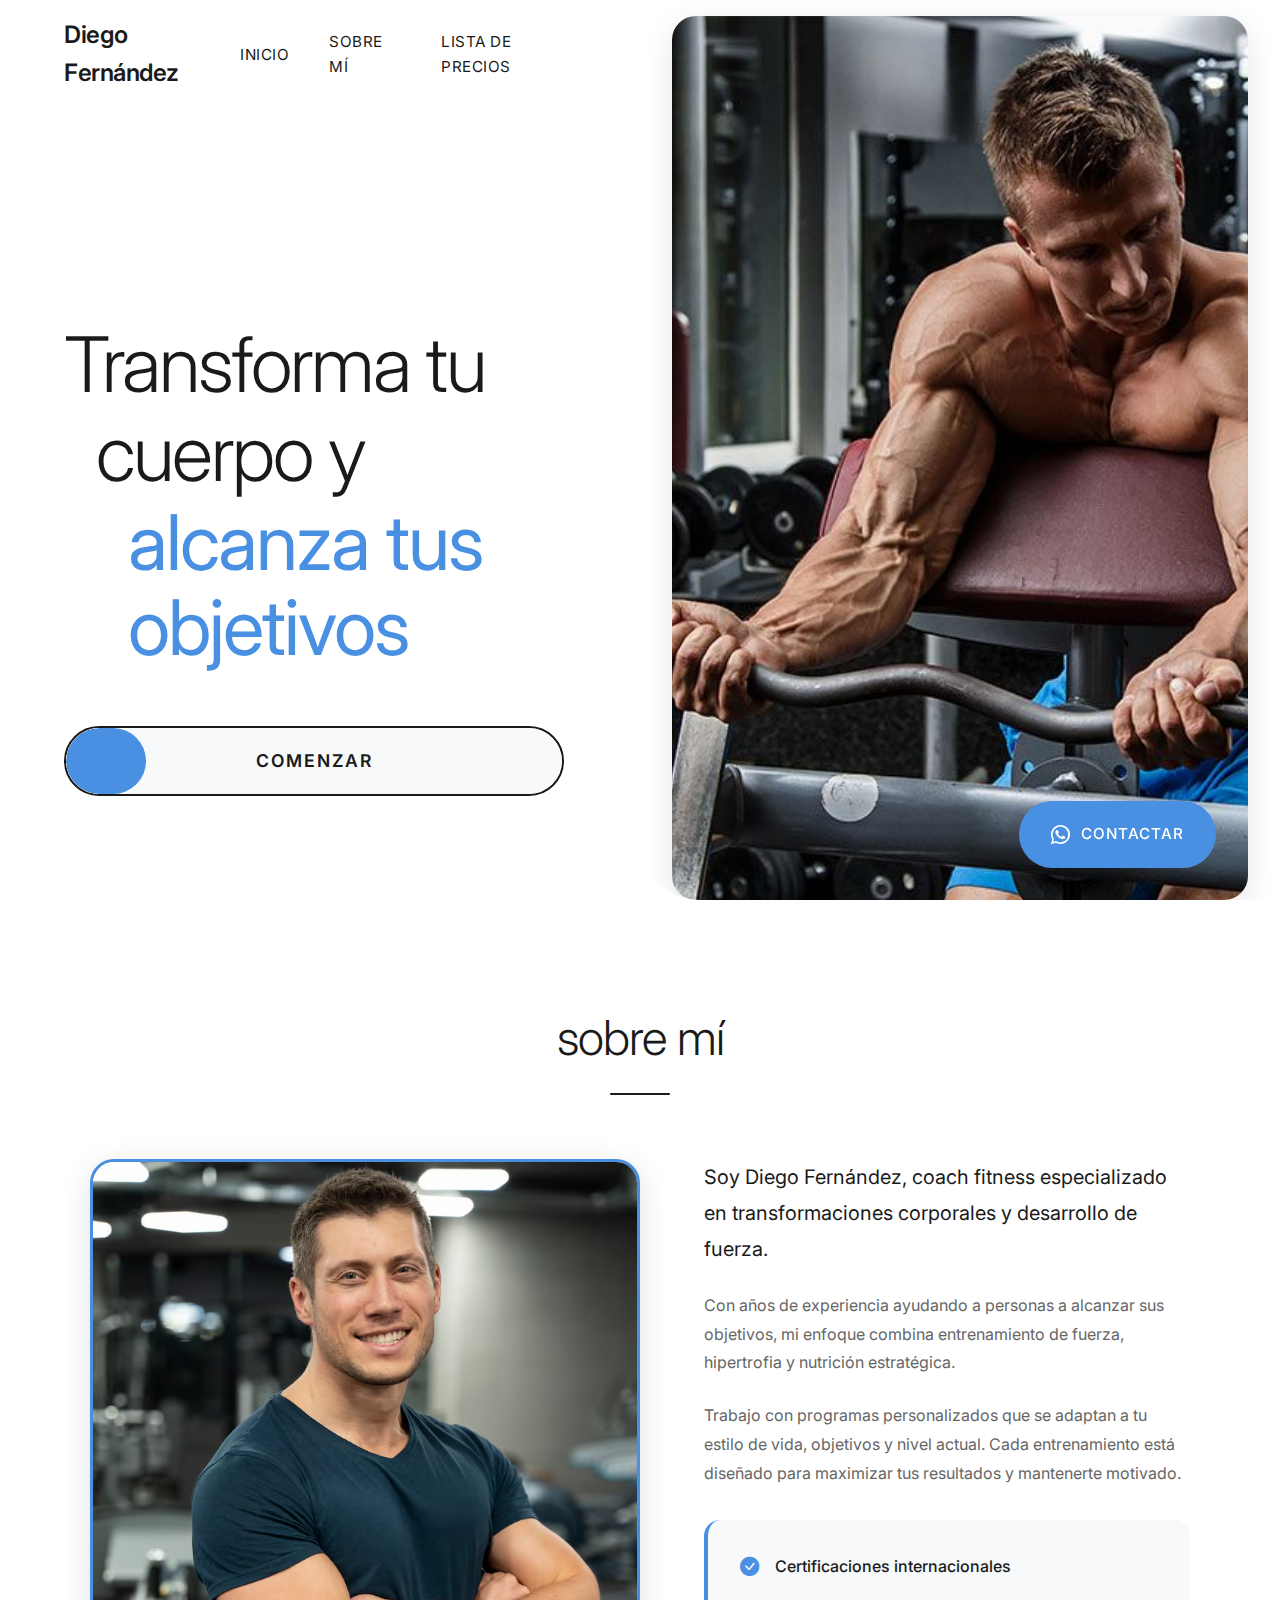
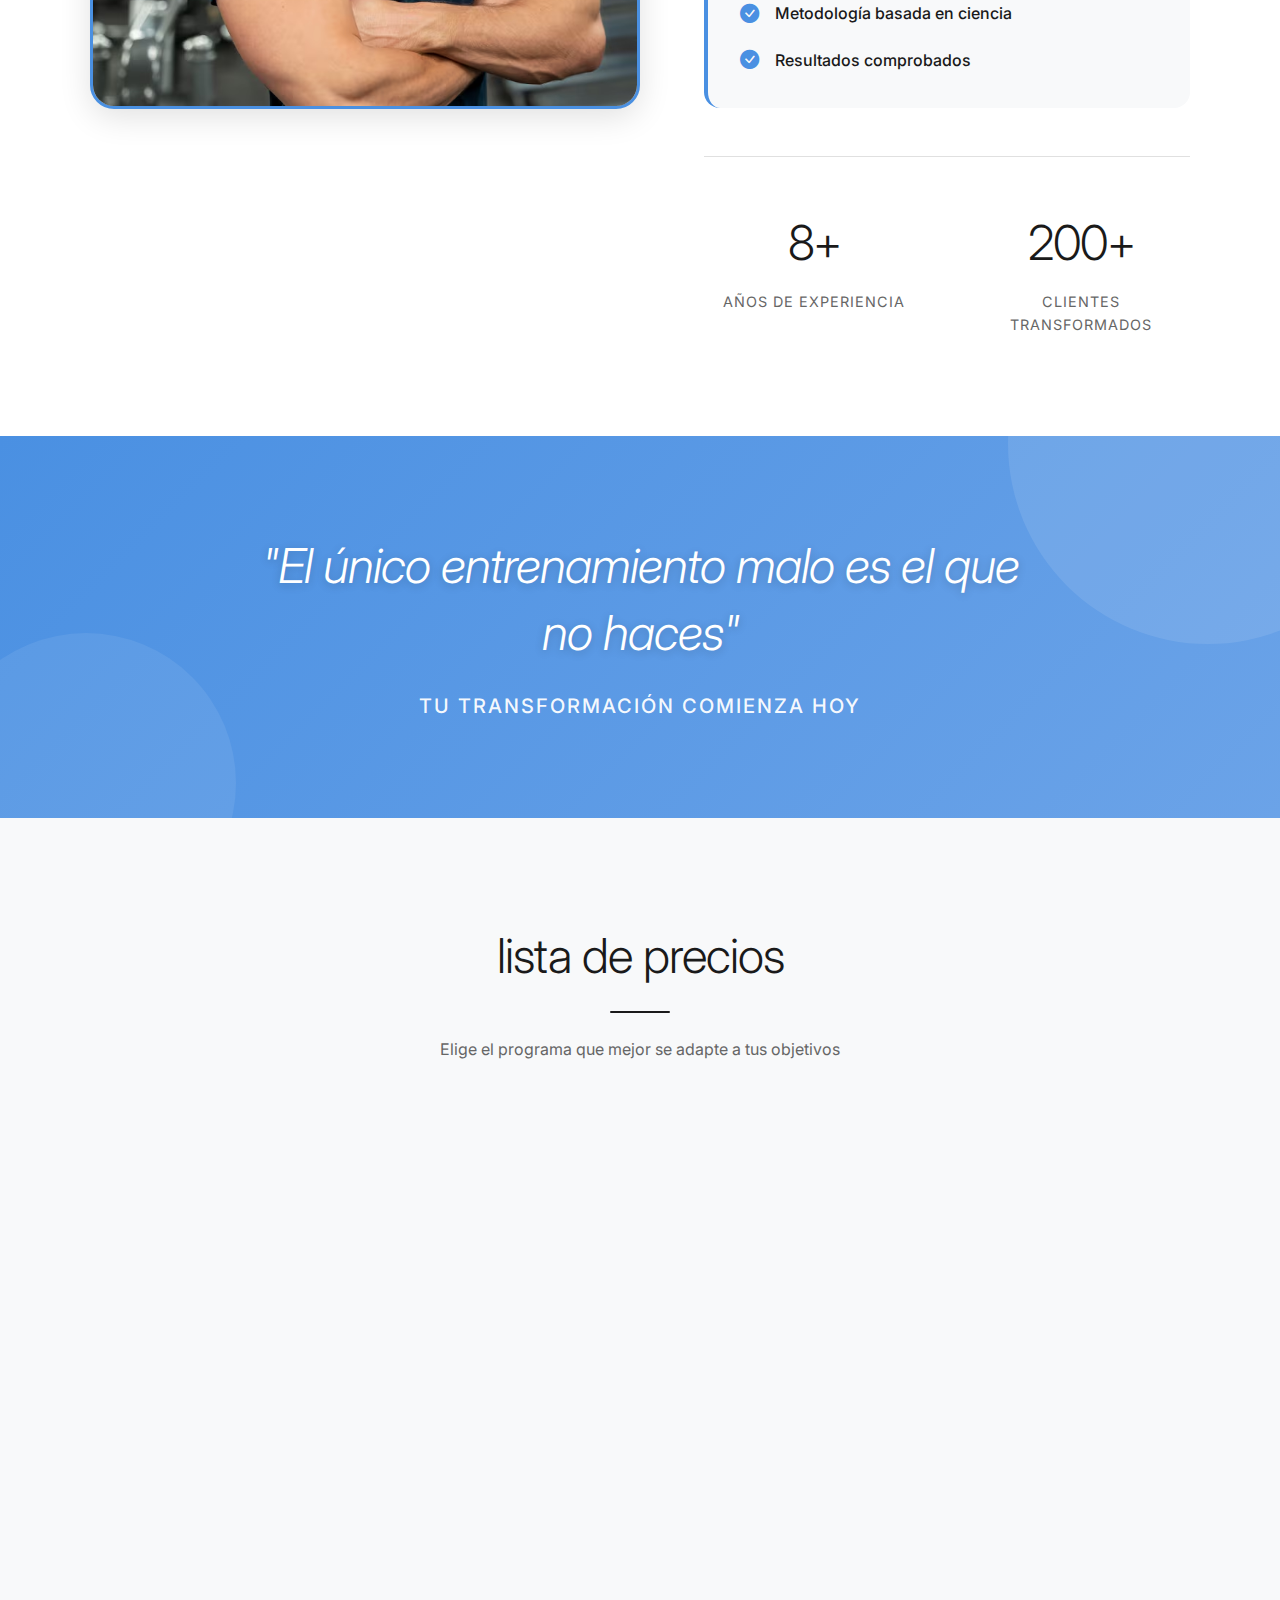
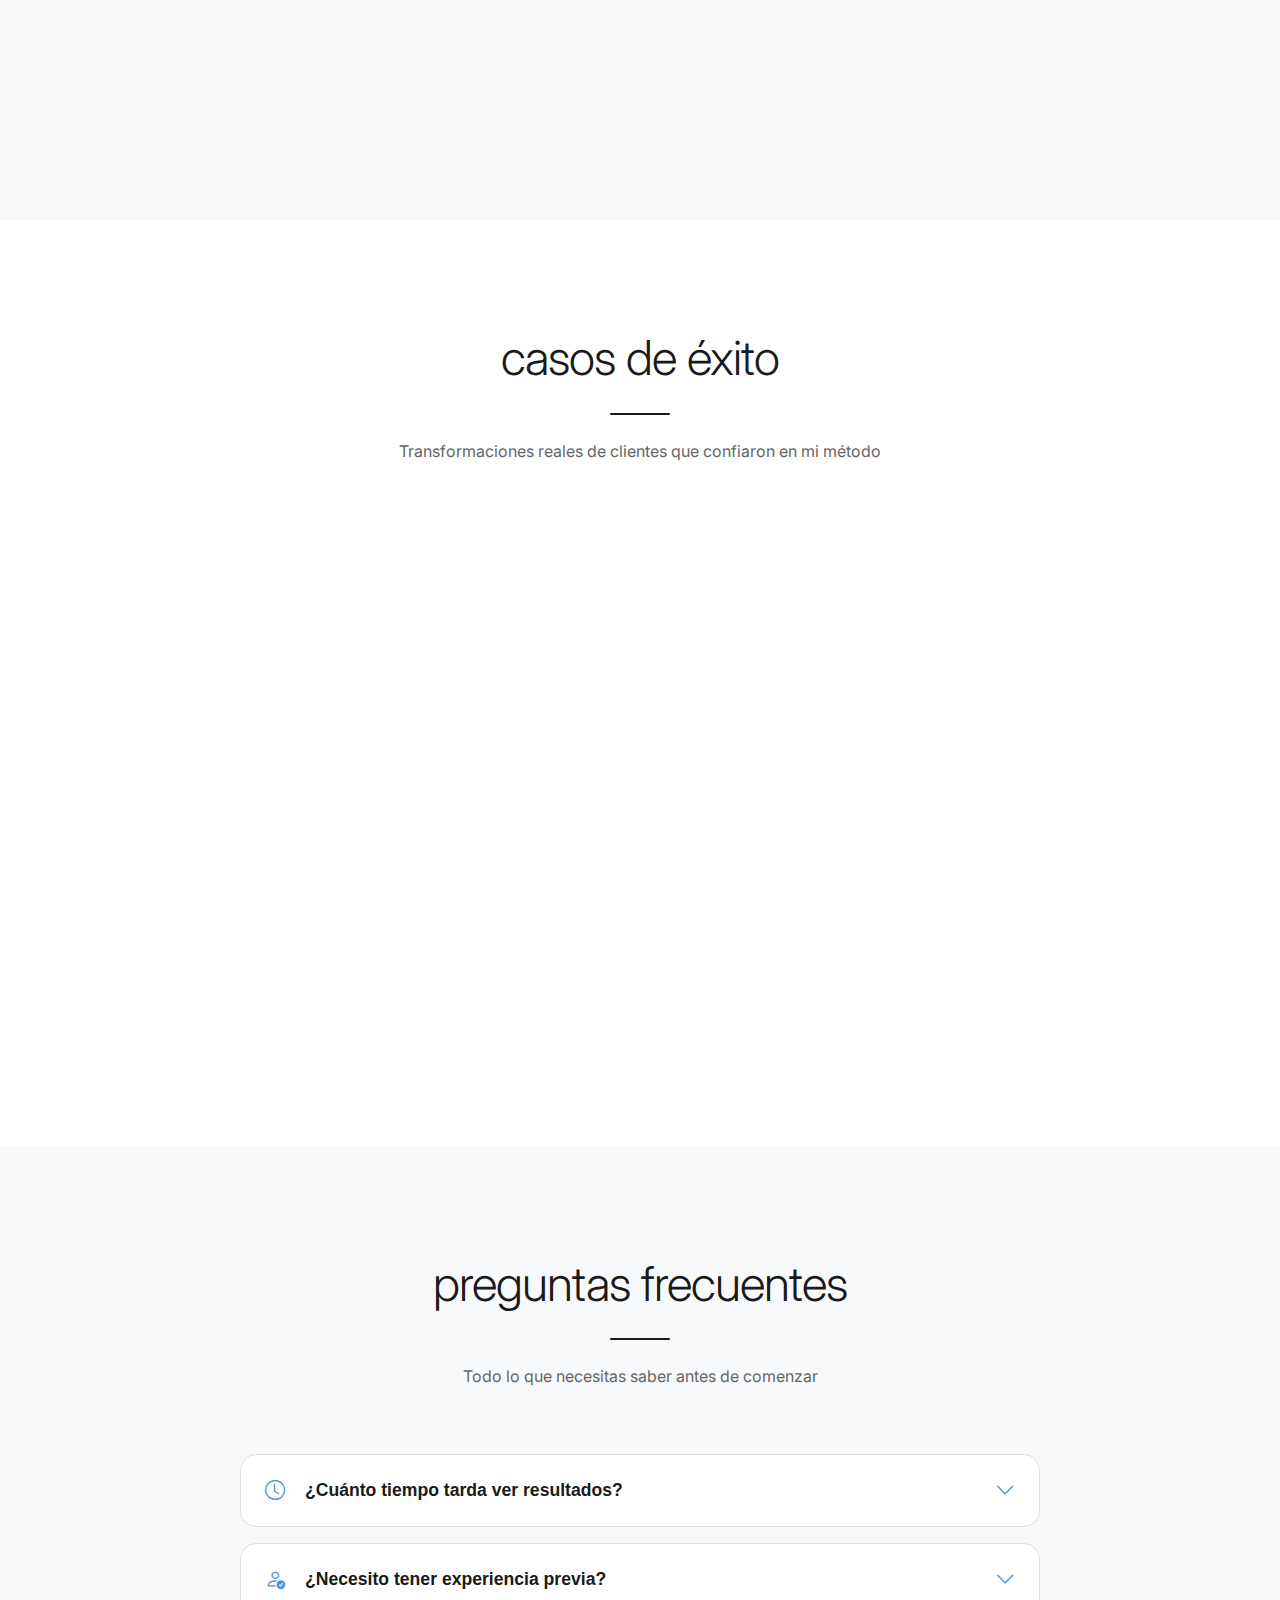
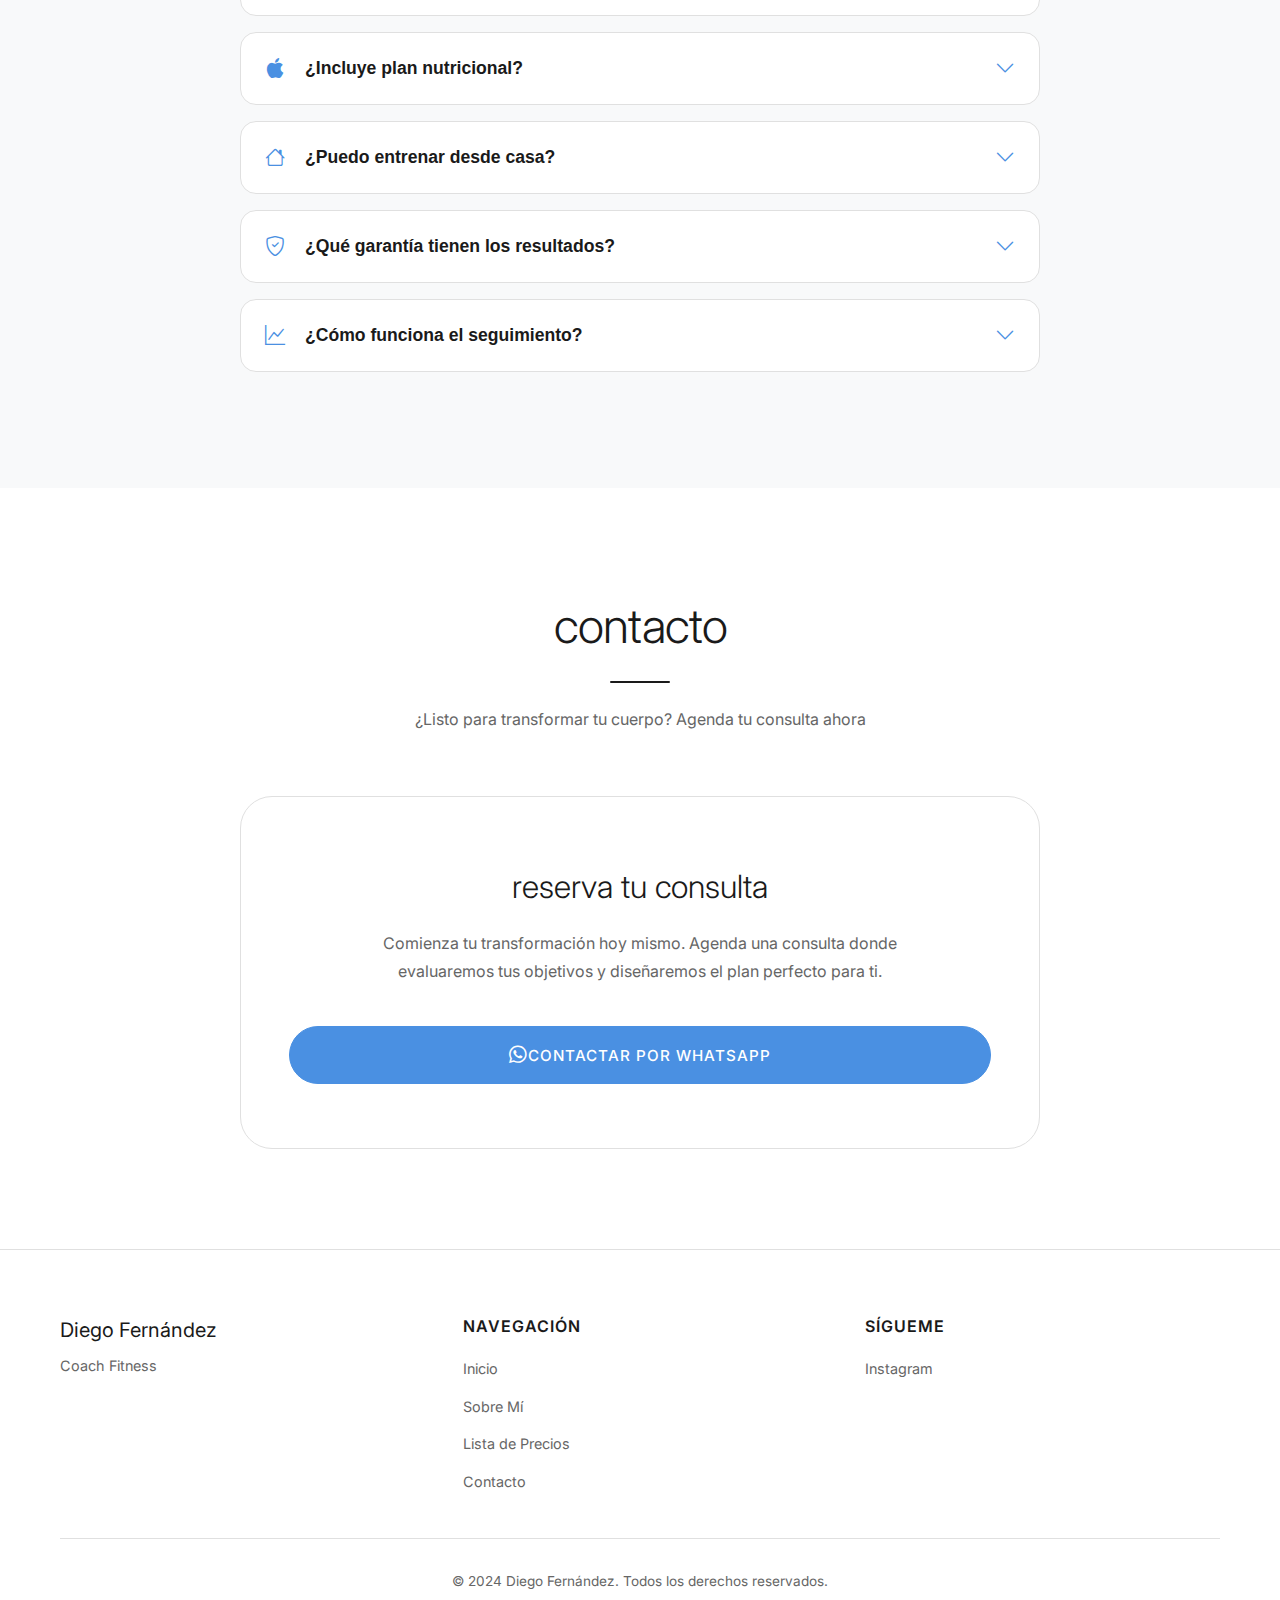
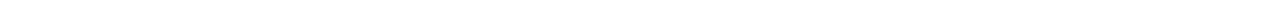
<file: demos/Diego-Fernandez/index.html>
<!DOCTYPE html>
<html lang="es">
<head>
    <meta charset="UTF-8">
    <meta name="viewport" content="width=device-width, initial-scale=1.0">
    <meta name="description" content="Diego Fernández - Coach Fitness. Transforma tu cuerpo y alcanza tus objetivos con entrenamiento personalizado.">
    <title>Diego Fernández - Coach Fitness</title>
    <link rel="icon" type="image/svg+xml" href="favicon.svg">
    <link rel="apple-touch-icon" href="favicon.svg">
    <meta name="theme-color" content="#7FB069">
    <link rel="stylesheet" href="styles.css">
    <link rel="preconnect" href="https://fonts.googleapis.com">
    <link rel="preconnect" href="https://fonts.gstatic.com" crossorigin>
    <link href="https://fonts.googleapis.com/css2?family=Inter:wght@300;400;500;600;700&display=swap" rel="stylesheet">
    <link rel="stylesheet" href="https://cdn.jsdelivr.net/npm/bootstrap-icons@1.11.1/font/bootstrap-icons.css">
</head>
<body>
    <!-- Navbar + Hero Integrated -->
    <section id="inicio" class="hero-section">
        <div class="hero-container">
            <!-- Left Side: Navbar + Hero Content -->
            <div class="hero-left">
                <!-- Navbar -->
                <nav class="navbar">
                    <div class="nav-wrapper">
                        <div class="logo">Diego Fernández</div>
                        <ul class="nav-menu" id="navMenu">
                            <li><a href="#inicio">Inicio</a></li>
                            <li><a href="#sobre-mi">Sobre Mí</a></li>
                            <li><a href="#precios">Lista de Precios</a></li>
                        </ul>
                    </div>
                </nav>

                <!-- Hero Content -->
                <div class="hero-content">
                    <h1 class="hero-title">
                        <span class="hero-line-1">Transforma tu</span>
                        <span class="hero-line-2">cuerpo y</span>
                        <span class="hero-line-3">alcanza tus objetivos</span>
                    </h1>
                    <a href="#contacto" class="btn-bar" id="getStartedBtn">
                        <span class="btn-bar-track">
                            <span class="btn-bar-slider"></span>
                        </span>
                        <span class="btn-bar-text">Comenzar</span>
                    </a>
                </div>
            </div>

            <!-- Right Side: Image with Contact Button -->
            <div class="hero-right">
                <div class="hero-image-wrapper">
                    <img src="profesional.jpg" alt="Diego Fernández entrenando" class="hero-image" id="heroCoachImage">
                    <div class="image-placeholder" id="heroImagePlaceholder">
                        <span>Imagen del coach</span>
                        <small>Agrega: profesional.jpg</small>
                    </div>
                    <a href="#contacto" class="btn-contact-overlay" id="contactBtnOverlay">
                        <i class="bi bi-whatsapp"></i>
                        Contactar
                    </a>
                </div>
            </div>
        </div>
    </section>

    <!-- About Section -->
    <section id="sobre-mi" class="about">
        <div class="container">
            <div class="section-header">
                <h2 class="section-title">Sobre Mí</h2>
                <div class="title-underline"></div>
            </div>
            <div class="about-content">
                <div class="about-wrapper">
                    <div class="about-image-section">
                        <div class="about-image-card">
                            <img src="retrato.jpg" alt="Diego Fernández" class="about-profile-image">
                            <div class="about-image-placeholder" id="aboutImagePlaceholder">
                                <span>DF</span>
                            </div>
                        </div>
                    </div>
                    <div class="about-text">
                        <p class="lead">Soy Diego Fernández, coach fitness especializado en transformaciones corporales y desarrollo de fuerza.</p>
                        <p>Con años de experiencia ayudando a personas a alcanzar sus objetivos, mi enfoque combina entrenamiento de fuerza, hipertrofia y nutrición estratégica.</p>
                        <p>Trabajo con programas personalizados que se adaptan a tu estilo de vida, objetivos y nivel actual. Cada entrenamiento está diseñado para maximizar tus resultados y mantenerte motivado.</p>
                        <div class="about-features">
                            <div class="feature-item">
                                <i class="bi bi-check-circle-fill"></i>
                                <span>Certificaciones internacionales</span>
                            </div>
                            <div class="feature-item">
                                <i class="bi bi-check-circle-fill"></i>
                                <span>Metodología basada en ciencia</span>
                            </div>
                            <div class="feature-item">
                                <i class="bi bi-check-circle-fill"></i>
                                <span>Resultados comprobados</span>
                            </div>
                        </div>
                        <div class="about-stats">
                            <div class="stat-item">
                                <div class="stat-number">8+</div>
                                <div class="stat-label">Años de experiencia</div>
                            </div>
                            <div class="stat-item">
                                <div class="stat-number">200+</div>
                                <div class="stat-label">Clientes transformados</div>
                            </div>
                        </div>
                    </div>
                </div>
            </div>
        </div>
    </section>

    <!-- Motivational Break Section -->
    <section class="motivational-break">
        <div class="container">
            <div class="motivational-content">
                <p class="motivational-quote">"El único entrenamiento malo es el que no haces"</p>
                <p class="motivational-author">Tu transformación comienza hoy</p>
            </div>
        </div>
    </section>

    <!-- Price List Section -->
    <section id="precios" class="pricing">
        <div class="container">
            <div class="section-header">
                <h2 class="section-title">Lista de Precios</h2>
                <div class="title-underline"></div>
                <p class="section-subtitle">Elige el programa que mejor se adapte a tus objetivos</p>
            </div>
            <div class="pricing-grid">
                <div class="pricing-card">
                    <div class="pricing-badge">Más Popular</div>
                    <h3>Transformación 12 Semanas</h3>
                    <div class="price-amount">$149</div>
                    <div class="price-period">por mes</div>
                    <ul class="pricing-features">
                        <li><i class="bi bi-check-circle"></i> Plan de entrenamiento personalizado</li>
                        <li><i class="bi bi-check-circle"></i> Plan nutricional adaptado</li>
                        <li><i class="bi bi-check-circle"></i> Seguimiento semanal</li>
                        <li><i class="bi bi-check-circle"></i> Ajustes del programa</li>
                        <li><i class="bi bi-check-circle"></i> Grupo de WhatsApp exclusivo</li>
                    </ul>
                    <a href="#contacto" class="btn btn-primary btn-pricing">Contratar</a>
                </div>
                <div class="pricing-card">
                    <h3>Hipertrofia Avanzada</h3>
                    <div class="price-amount">$179</div>
                    <div class="price-period">por mes</div>
                    <ul class="pricing-features">
                        <li><i class="bi bi-check-circle"></i> Programa de 20 semanas</li>
                        <li><i class="bi bi-check-circle"></i> Técnicas avanzadas</li>
                        <li><i class="bi bi-check-circle"></i> Plan nutricional hipercalórico</li>
                        <li><i class="bi bi-check-circle"></i> Mediciones cada 4 semanas</li>
                        <li><i class="bi bi-check-circle"></i> Suplementación estratégica</li>
                    </ul>
                    <a href="#contacto" class="btn btn-primary btn-pricing">Contratar</a>
                </div>
                <div class="pricing-card">
                    <h3>Coaching 1 a 1 Premium</h3>
                    <div class="price-amount">$299</div>
                    <div class="price-period">por mes</div>
                    <ul class="pricing-features">
                        <li><i class="bi bi-check-circle"></i> Entrenamiento presencial</li>
                        <li><i class="bi bi-check-circle"></i> Corrección de técnica en tiempo real</li>
                        <li><i class="bi bi-check-circle"></i> Plan nutricional con seguimiento diario</li>
                        <li><i class="bi bi-check-circle"></i> Disponibilidad vía WhatsApp</li>
                        <li><i class="bi bi-check-circle"></i> Resultados 3x más rápidos</li>
                    </ul>
                    <a href="#contacto" class="btn btn-primary btn-pricing">Contratar</a>
                </div>
            </div>
        </div>
    </section>

    <!-- Testimonials Section -->
    <section id="testimonios" class="testimonials">
        <div class="container">
            <div class="section-header">
                <h2 class="section-title">Casos de Éxito</h2>
                <div class="title-underline"></div>
                <p class="section-subtitle">Transformaciones reales de clientes que confiaron en mi método</p>
            </div>
            <div class="testimonials-grid">
                <div class="testimonial-card">
                    <div class="testimonial-header">
                        <div class="testimonial-avatar">MC</div>
                        <div class="testimonial-info">
                            <h3>María C.</h3>
                            <p class="testimonial-program">Transformación 12 Semanas</p>
                        </div>
                    </div>
                    <div class="testimonial-results">
                        <div class="result-item">
                            <span class="result-label">Pérdida de grasa:</span>
                            <span class="result-value">-10kg</span>
                        </div>
                        <div class="result-item">
                            <span class="result-label">Ganancia muscular:</span>
                            <span class="result-value">+3kg</span>
                        </div>
                    </div>
                    <p class="testimonial-text">"En 12 semanas logré resultados que no había conseguido en años. El programa fue perfecto para mi estilo de vida y Diego me acompañó en cada paso."</p>
                </div>
                
                <div class="testimonial-card">
                    <div class="testimonial-header">
                        <div class="testimonial-avatar">JL</div>
                        <div class="testimonial-info">
                            <h3>Juan L.</h3>
                            <p class="testimonial-program">Hipertrofia Avanzada</p>
                        </div>
                    </div>
                    <div class="testimonial-results">
                        <div class="result-item">
                            <span class="result-label">Ganancia muscular:</span>
                            <span class="result-value">+5.5kg</span>
                        </div>
                        <div class="result-item">
                            <span class="result-label">Aumento fuerza:</span>
                            <span class="result-value">+45%</span>
                        </div>
                    </div>
                    <p class="testimonial-text">"El programa de hipertrofia avanzada superó mis expectativas. Las técnicas que aprendí y la nutrición estratégica me permitieron ganar masa muscular de calidad."</p>
                </div>
                
                <div class="testimonial-card">
                    <div class="testimonial-header">
                        <div class="testimonial-avatar">AS</div>
                        <div class="testimonial-info">
                            <h3>Ana S.</h3>
                            <p class="testimonial-program">Coaching 1 a 1 Premium</p>
                        </div>
                    </div>
                    <div class="testimonial-results">
                        <div class="result-item">
                            <span class="result-label">Pérdida de grasa:</span>
                            <span class="result-value">-8kg</span>
                        </div>
                        <div class="result-item">
                            <span class="result-label">Ganancia fuerza:</span>
                            <span class="result-value">+60%</span>
                        </div>
                    </div>
                    <p class="testimonial-text">"El coaching personalizado fue la mejor inversión. Tener a Diego entrenando conmigo en cada sesión aceleró mis resultados 3 veces más rápido."</p>
                </div>
            </div>
        </div>
    </section>

    <!-- FAQ Section -->
    <section id="faq" class="faq">
        <div class="container">
            <div class="section-header">
                <h2 class="section-title">Preguntas Frecuentes</h2>
                <div class="title-underline"></div>
                <p class="section-subtitle">Todo lo que necesitas saber antes de comenzar</p>
            </div>
            <div class="faq-list">
                <div class="faq-item">
                    <button class="faq-question">
                        <div class="faq-question-content">
                            <i class="bi bi-clock"></i>
                            <span>¿Cuánto tiempo tarda ver resultados?</span>
                        </div>
                        <i class="bi bi-chevron-down faq-arrow"></i>
                    </button>
                    <div class="faq-answer">
                        <p>Con mi metodología probada, notarás mejoras en fuerza y energía desde la primera semana. Cambios visibles en composición corporal aparecen entre 6-8 semanas, y transformaciones significativas se logran en 12 semanas con dedicación constante al programa.</p>
                    </div>
                </div>
                <div class="faq-item">
                    <button class="faq-question">
                        <div class="faq-question-content">
                            <i class="bi bi-person-check"></i>
                            <span>¿Necesito tener experiencia previa?</span>
                        </div>
                        <i class="bi bi-chevron-down faq-arrow"></i>
                    </button>
                    <div class="faq-answer">
                        <p>Absolutamente no. Diseño programas personalizados que se adaptan a tu nivel actual, ya seas principiante o avanzado. Cada entrenamiento está pensado para tu condición física específica.</p>
                    </div>
                </div>
                <div class="faq-item">
                    <button class="faq-question">
                        <div class="faq-question-content">
                            <i class="bi bi-apple"></i>
                            <span>¿Incluye plan nutricional?</span>
                        </div>
                        <i class="bi bi-chevron-down faq-arrow"></i>
                    </button>
                    <div class="faq-answer">
                        <p>Sí, todos mis programas incluyen un plan nutricional completo y personalizado. Calculamos tus macros, diseñamos menús adaptados a tus objetivos y te guío en cada paso del proceso.</p>
                    </div>
                </div>
                <div class="faq-item">
                    <button class="faq-question">
                        <div class="faq-question-content">
                            <i class="bi bi-house"></i>
                            <span>¿Puedo entrenar desde casa?</span>
                        </div>
                        <i class="bi bi-chevron-down faq-arrow"></i>
                    </button>
                    <div class="faq-answer">
                        <p>Ofrezco programas adaptables tanto para gimnasio como para entrenar en casa. Te proporciono alternativas de ejercicios según el equipamiento que tengas disponible.</p>
                    </div>
                </div>
                <div class="faq-item">
                    <button class="faq-question">
                        <div class="faq-question-content">
                            <i class="bi bi-shield-check"></i>
                            <span>¿Qué garantía tienen los resultados?</span>
                        </div>
                        <i class="bi bi-chevron-down faq-arrow"></i>
                    </button>
                    <div class="faq-answer">
                        <p>Con compromiso al programa y seguimiento de las indicaciones, los resultados están garantizados. Hacemos ajustes semanales para optimizar tu progreso y asegurar que alcances tus objetivos.</p>
                    </div>
                </div>
                <div class="faq-item">
                    <button class="faq-question">
                        <div class="faq-question-content">
                            <i class="bi bi-graph-up"></i>
                            <span>¿Cómo funciona el seguimiento?</span>
                        </div>
                        <i class="bi bi-chevron-down faq-arrow"></i>
                    </button>
                    <div class="faq-answer">
                        <p>Realizamos seguimiento semanal con mediciones corporales, fotos de progreso, análisis de rendimiento y ajustes personalizados del programa. Estoy disponible para resolver dudas y motivarte en cada paso.</p>
                    </div>
                </div>
            </div>
        </div>
    </section>

    <!-- Contact Section -->
    <section id="contacto" class="contact">
        <div class="container">
            <div class="section-header">
                <h2 class="section-title">Contacto</h2>
                <div class="title-underline"></div>
                <p class="section-subtitle">¿Listo para transformar tu cuerpo? Agenda tu consulta ahora</p>
            </div>
            <div class="contact-content">
                <div class="contact-cta-wrapper">
                    <div class="contact-cta">
                        <div class="cta-content">
                            <h3>Reserva tu consulta</h3>
                            <p>Comienza tu transformación hoy mismo. Agenda una consulta donde evaluaremos tus objetivos y diseñaremos el plan perfecto para ti.</p>
                        </div>
                        <a href="#" class="btn btn-primary btn-large btn-cta" id="whatsappBtnContact">
                            <i class="bi bi-whatsapp me-2"></i>Contactar por WhatsApp
                        </a>
                    </div>
                </div>
            </div>
        </div>
    </section>

    <!-- Footer -->
    <footer class="footer">
        <div class="container">
            <div class="footer-content">
                <div class="footer-brand">
                    <h3>Diego Fernández</h3>
                    <p>Coach Fitness</p>
                </div>
                <div class="footer-links">
                    <h4>Navegación</h4>
                    <ul>
                        <li><a href="#inicio">Inicio</a></li>
                        <li><a href="#sobre-mi">Sobre Mí</a></li>
                        <li><a href="#precios">Lista de Precios</a></li>
                        <li><a href="#contacto">Contacto</a></li>
                    </ul>
                </div>
                <div class="footer-social">
                    <h4>Sígueme</h4>
                    <a href="#" class="social-link">Instagram</a>
                </div>
            </div>
            <div class="footer-bottom">
                <p>&copy; 2024 Diego Fernández. Todos los derechos reservados.</p>
            </div>
        </div>
    </footer>

    <script src="index.js"></script>
</body>
</html>
</file>
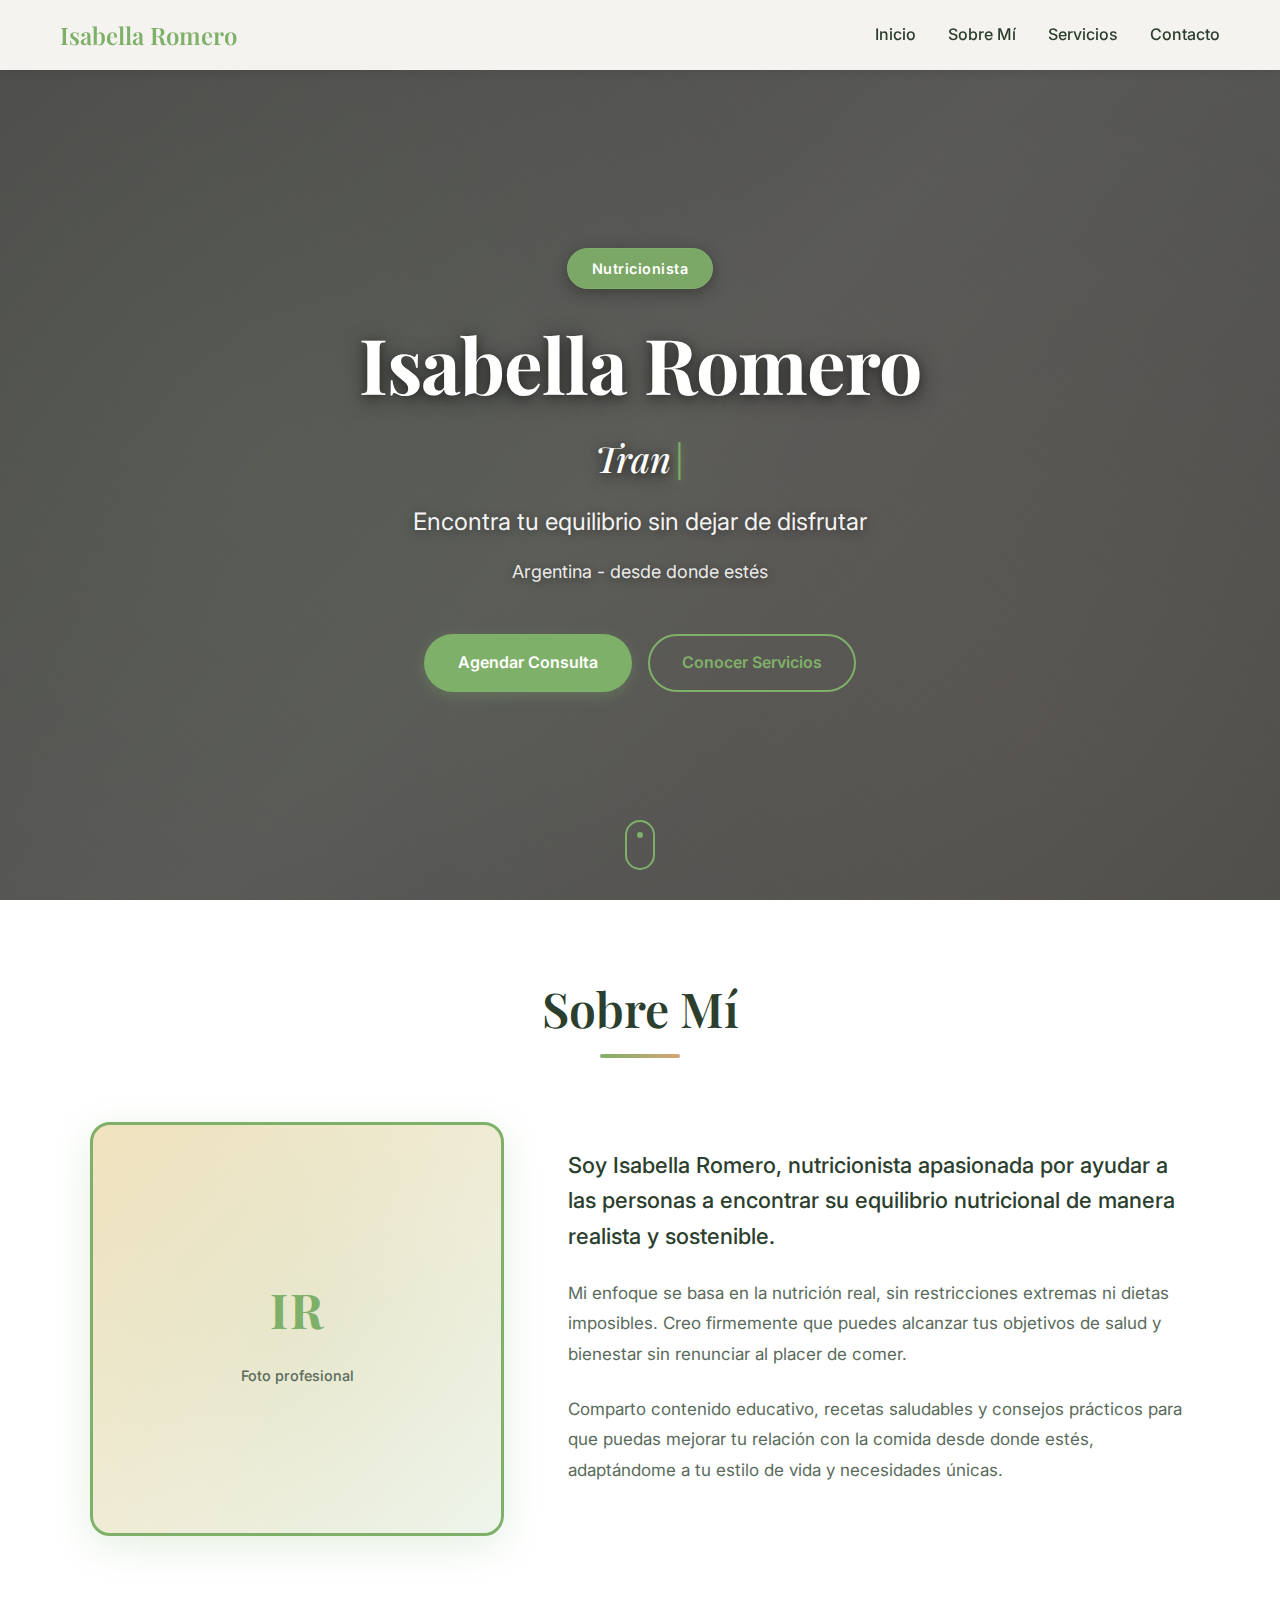
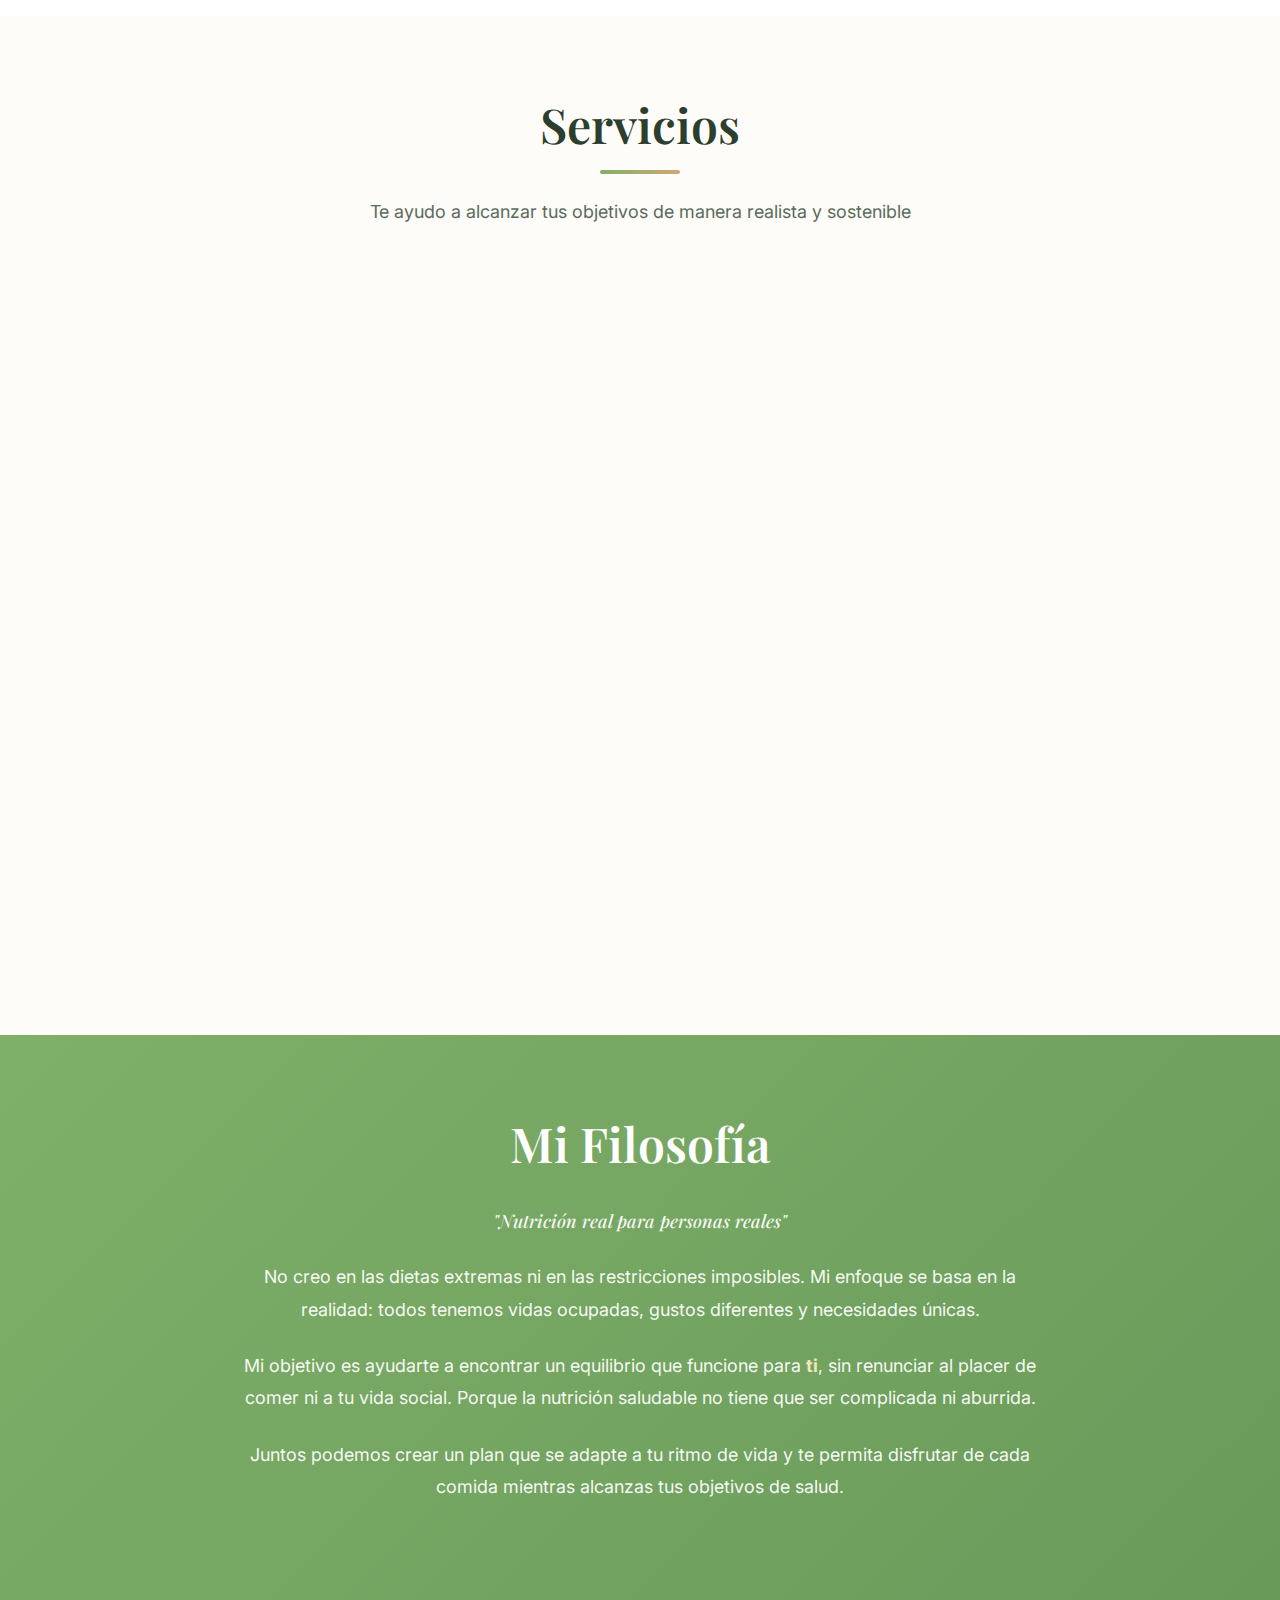
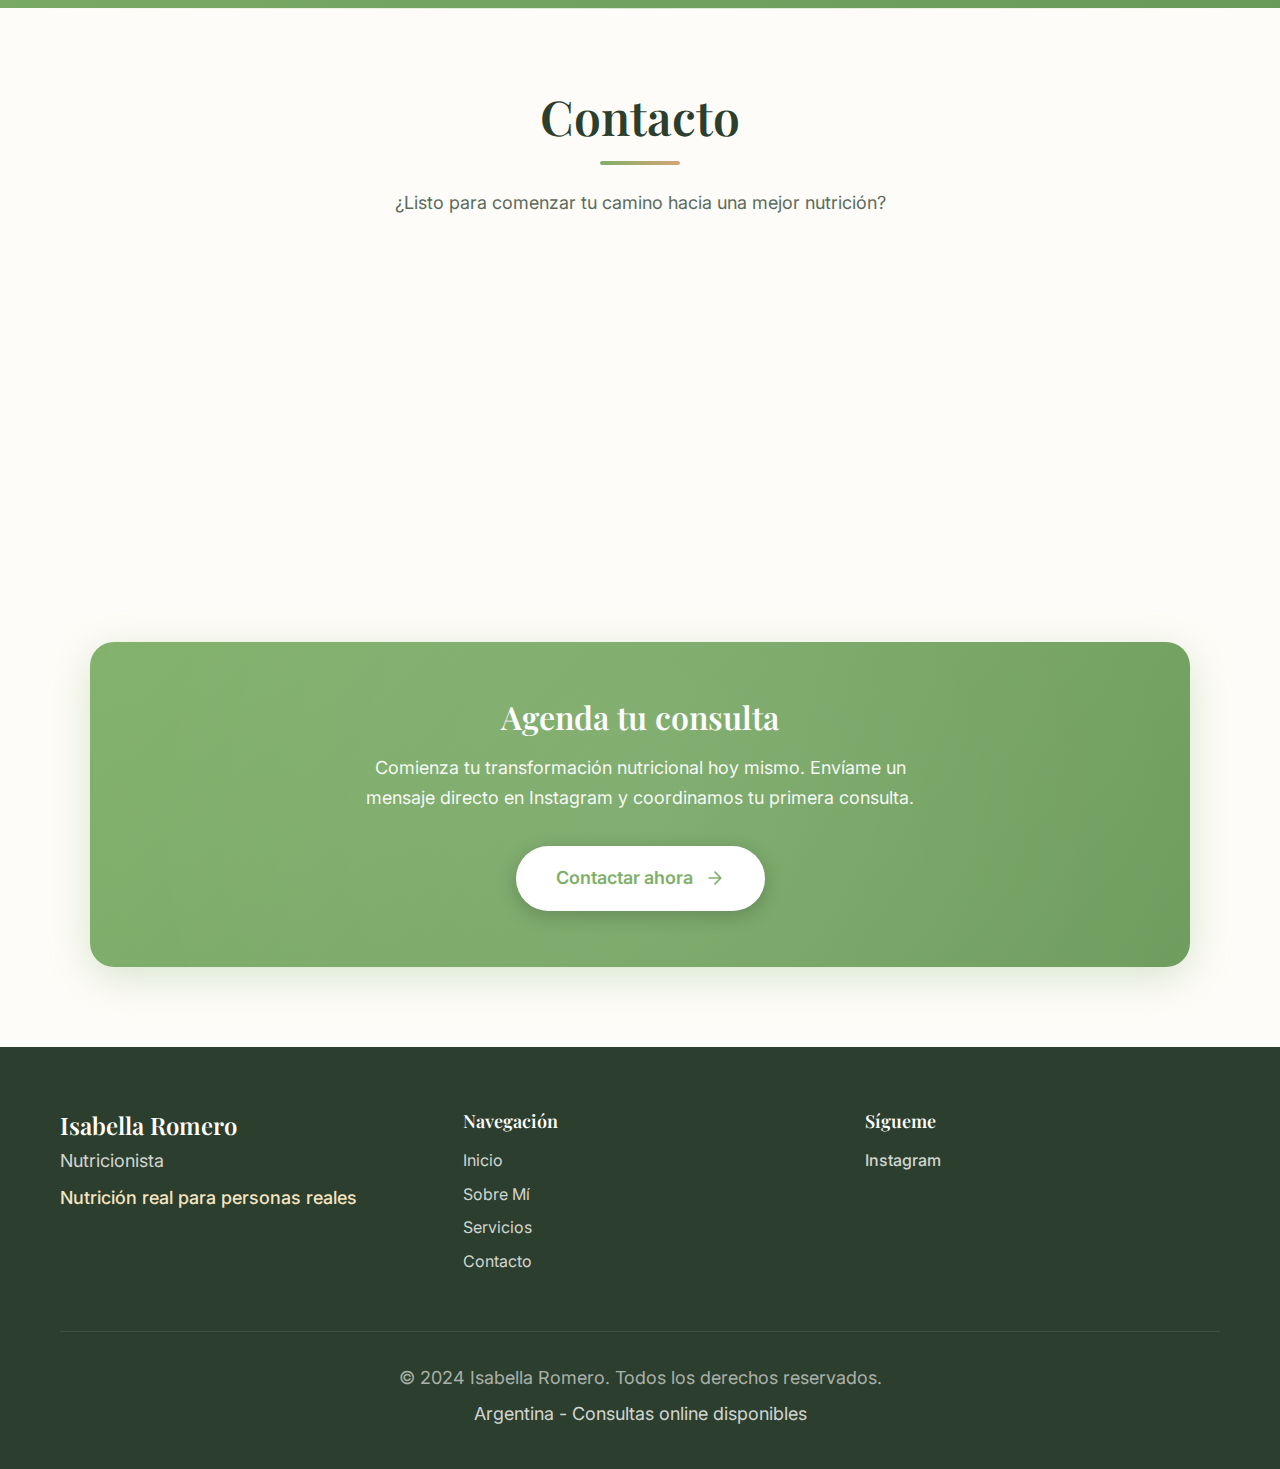
<file: demos/Isabella-Romero/index.html>
<!DOCTYPE html>
<html lang="es">
<head>
    <meta charset="UTF-8">
    <meta name="viewport" content="width=device-width, initial-scale=1.0">
    <meta name="description" content="Isabella Romero - Nutricionista. Nutrición real para personas reales. Encontra tu equilibrio sin dejar de disfrutar.">
    <title>Isabella Romero - Nutricionista</title>
    <link rel="icon" type="image/svg+xml" href="favicon.svg">
    <link rel="apple-touch-icon" href="favicon.svg">
    <meta name="theme-color" content="#7FB069">
    <link rel="stylesheet" href="styles.css">
    <link rel="preconnect" href="https://fonts.googleapis.com">
    <link rel="preconnect" href="https://fonts.gstatic.com" crossorigin>
    <link href="https://fonts.googleapis.com/css2?family=Inter:wght@300;400;500;600;700&family=Playfair+Display:wght@400;500;600&display=swap" rel="stylesheet">
</head>
<body>
    <!-- Navigation -->
    <nav class="navbar">
        <div class="container">
            <div class="nav-wrapper">
                <div class="logo">Isabella Romero</div>
                <button class="menu-toggle" id="menuToggle" aria-label="Toggle menu">
                    <span></span>
                    <span></span>
                    <span></span>
                </button>
                <ul class="nav-menu" id="navMenu">
                    <li><a href="#inicio">Inicio</a></li>
                    <li><a href="#sobre-mi">Sobre Mí</a></li>
                    <li><a href="#servicios">Servicios</a></li>
                    <li><a href="#contacto">Contacto</a></li>
                </ul>
            </div>
        </div>
    </nav>

    <!-- Hero Section -->
    <!-- Para agregar una imagen de fondo, reemplaza 'hero-background.jpg' en styles.css con la ruta de tu imagen -->
    <section id="inicio" class="hero">
        <div class="hero-background"></div>
        <div class="container">
            <div class="hero-content">
                <div class="hero-badge">Nutricionista</div>
                <h1 class="hero-title">Isabella Romero</h1>
                <p class="hero-subtitle" id="typewriter"></p>
                <p class="hero-description">Encontra tu equilibrio sin dejar de disfrutar</p>
                <p class="hero-location">Argentina - desde donde estés</p>
                <div class="hero-buttons">
                    <a href="#contacto" class="btn btn-primary">Agendar Consulta</a>
                    <a href="#servicios" class="btn btn-secondary">Conocer Servicios</a>
                </div>
            </div>
        </div>
        <div class="scroll-indicator">
            <span></span>
        </div>
    </section>

    <!-- About Section -->
    <section id="sobre-mi" class="about">
        <div class="container">
            <div class="section-header">
                <h2 class="section-title">Sobre Mí</h2>
                <div class="title-underline"></div>
            </div>
            <div class="about-content">
                <div class="about-wrapper">
                    <div class="about-image">
                        <div class="image-placeholder">
                            <!-- Reemplazar con: <img src="ruta/a/foto-profesional.jpg" alt="Isabella Romero - Nutricionista"> -->
                            <span class="image-icon">IR</span>
                            <p class="image-text">Foto profesional</p>
                        </div>
                    </div>
                    <div class="about-text">
                        <p class="lead">Soy Isabella Romero, nutricionista apasionada por ayudar a las personas a encontrar su equilibrio nutricional de manera realista y sostenible.</p>
                        <p>Mi enfoque se basa en la nutrición real, sin restricciones extremas ni dietas imposibles. Creo firmemente que puedes alcanzar tus objetivos de salud y bienestar sin renunciar al placer de comer.</p>
                        <p>Comparto contenido educativo, recetas saludables y consejos prácticos para que puedas mejorar tu relación con la comida desde donde estés, adaptándome a tu estilo de vida y necesidades únicas.</p>
                    </div>
                </div>
            </div>
        </div>
    </section>

    <!-- Services Section -->
    <section id="servicios" class="services">
        <div class="container">
            <div class="section-header">
                <h2 class="section-title">Servicios</h2>
                <div class="title-underline"></div>
                <p class="section-subtitle">Te ayudo a alcanzar tus objetivos de manera realista y sostenible</p>
            </div>
            <div class="services-grid">
                    <div class="service-card">
                    <div class="service-icon">●</div>
                    <h3>Consultas Nutricionales</h3>
                    <p>Evaluación personalizada de tu alimentación actual y diseño de un plan nutricional adaptado a tus necesidades, gustos y estilo de vida.</p>
                </div>
                    <div class="service-card">
                    <div class="service-icon">●</div>
                    <h3>Planes Personalizados</h3>
                    <p>Planes de alimentación diseñados específicamente para ti, considerando tus objetivos, preferencias y rutina diaria.</p>
                </div>
                    <div class="service-card">
                    <div class="service-icon">●</div>
                    <h3>Seguimiento y Acompañamiento</h3>
                    <p>Acompañamiento continuo para mantenerte motivado y hacer ajustes necesarios en tu camino hacia una mejor salud.</p>
                </div>
                    <div class="service-card">
                    <div class="service-icon">●</div>
                    <h3>Educación Nutricional</h3>
                    <p>Te enseño a tomar decisiones informadas sobre tu alimentación, sin restricciones extremas ni dietas imposibles.</p>
                </div>
                    <div class="service-card">
                    <div class="service-icon">●</div>
                    <h3>Alimentación Consciente</h3>
                    <p>Desarrollo de una relación saludable con la comida, aprendiendo a disfrutar sin culpa y encontrar el equilibrio.</p>
                </div>
                    <div class="service-card">
                    <div class="service-icon">●</div>
                    <h3>Consultas Online</h3>
                    <p>Desde donde estés, puedes acceder a mis servicios a través de consultas virtuales adaptadas a tu zona horaria.</p>
                </div>
            </div>
        </div>
    </section>

    <!-- Philosophy Section -->
    <section class="philosophy">
        <div class="container">
            <div class="philosophy-content">
                <div class="philosophy-text">
                    <h2>Mi Filosofía</h2>
                    <p class="philosophy-quote">"Nutrición real para personas reales"</p>
                    <p>No creo en las dietas extremas ni en las restricciones imposibles. Mi enfoque se basa en la realidad: todos tenemos vidas ocupadas, gustos diferentes y necesidades únicas.</p>
                    <p>Mi objetivo es ayudarte a encontrar un equilibrio que funcione para <strong>ti</strong>, sin renunciar al placer de comer ni a tu vida social. Porque la nutrición saludable no tiene que ser complicada ni aburrida.</p>
                    <p>Juntos podemos crear un plan que se adapte a tu ritmo de vida y te permita disfrutar de cada comida mientras alcanzas tus objetivos de salud.</p>
                </div>
            </div>
        </div>
    </section>

    <!-- Contact Section -->
    <section id="contacto" class="contact">
        <div class="container">
            <div class="section-header">
                <h2 class="section-title">Contacto</h2>
                <div class="title-underline"></div>
                <p class="section-subtitle">¿Listo para comenzar tu camino hacia una mejor nutrición?</p>
            </div>
            <div class="contact-content">
                <div class="contact-cards">
                    <div class="contact-card">
                        <div class="contact-card-icon">
                            <svg width="32" height="32" viewBox="0 0 24 24" fill="none" xmlns="http://www.w3.org/2000/svg">
                                <path d="M12 2C8.13 2 5 5.13 5 9c0 5.25 7 13 7 13s7-7.75 7-13c0-3.87-3.13-7-7-7zm0 9.5c-1.38 0-2.5-1.12-2.5-2.5s1.12-2.5 2.5-2.5 2.5 1.12 2.5 2.5-1.12 2.5-2.5 2.5z" fill="currentColor"/>
                            </svg>
                        </div>
                        <h3>Ubicación</h3>
                        <p>Consultas online disponibles</p>
                        <span class="contact-card-subtitle">Desde cualquier lugar del mundo</span>
                    </div>
                    <div class="contact-card">
                        <div class="contact-card-icon">
                            <svg width="32" height="32" viewBox="0 0 24 24" fill="none" xmlns="http://www.w3.org/2000/svg">
                                <path d="M12 2C6.48 2 2 6.48 2 12s4.48 10 10 10 10-4.48 10-10S17.52 2 12 2zm-2 15l-5-5 1.41-1.41L10 14.17l7.59-7.59L19 8l-9 9z" fill="currentColor"/>
                            </svg>
                        </div>
                        <h3>Disponibilidad</h3>
                        <p>Horarios flexibles</p>
                        <span class="contact-card-subtitle">Adaptado a tu zona horaria</span>
                    </div>
                    <div class="contact-card featured">
                        <div class="contact-card-icon">
                            <svg width="32" height="32" viewBox="0 0 24 24" fill="none" xmlns="http://www.w3.org/2000/svg">
                                <path d="M20 4H4c-1.1 0-1.99.9-1.99 2L2 18c0 1.1.9 2 2 2h16c1.1 0 2-.9 2-2V6c0-1.1-.9-2-2-2zm0 4l-8 5-8-5V6l8 5 8-5v2z" fill="currentColor"/>
                            </svg>
                        </div>
                        <h3>Instagram</h3>
                        <p>@nutricionista</p>
                        <a href="#" class="contact-card-link">
                            Enviar mensaje directo
                            <svg width="16" height="16" viewBox="0 0 24 24" fill="none" xmlns="http://www.w3.org/2000/svg">
                                <path d="M5 12h14M12 5l7 7-7 7" stroke="currentColor" stroke-width="2" stroke-linecap="round" stroke-linejoin="round"/>
                            </svg>
                        </a>
                    </div>
                </div>
                <div class="contact-cta-wrapper">
                    <div class="contact-cta">
                        <div class="cta-content">
                            <h3>Agenda tu consulta</h3>
                            <p>Comienza tu transformación nutricional hoy mismo. Envíame un mensaje directo en Instagram y coordinamos tu primera consulta.</p>
                        </div>
                        <a href="#contacto" class="btn btn-primary btn-large btn-cta">
                            <span>Contactar ahora</span>
                            <svg width="20" height="20" viewBox="0 0 24 24" fill="none" xmlns="http://www.w3.org/2000/svg">
                                <path d="M5 12h14M12 5l7 7-7 7" stroke="currentColor" stroke-width="2" stroke-linecap="round" stroke-linejoin="round"/>
                            </svg>
                        </a>
                    </div>
                </div>
            </div>
        </div>
    </section>

    <!-- Footer -->
    <footer class="footer">
        <div class="container">
            <div class="footer-content">
                <div class="footer-brand">
                    <h3>Isabella Romero</h3>
                    <p>Nutricionista</p>
                    <p class="footer-tagline">Nutrición real para personas reales</p>
                </div>
                <div class="footer-links">
                    <h4>Navegación</h4>
                    <ul>
                        <li><a href="#inicio">Inicio</a></li>
                        <li><a href="#sobre-mi">Sobre Mí</a></li>
                        <li><a href="#servicios">Servicios</a></li>
                        <li><a href="#contacto">Contacto</a></li>
                    </ul>
                </div>
                <div class="footer-social">
                    <h4>Sígueme</h4>
                    <a href="#" class="social-link">
                        Instagram
                    </a>
                </div>
            </div>
            <div class="footer-bottom">
                <p>&copy; 2024 Isabella Romero. Todos los derechos reservados.</p>
                <p class="footer-location">Argentina - Consultas online disponibles</p>
            </div>
        </div>
    </footer>

    <script src="index.js"></script>
</body>
</html>
</file>
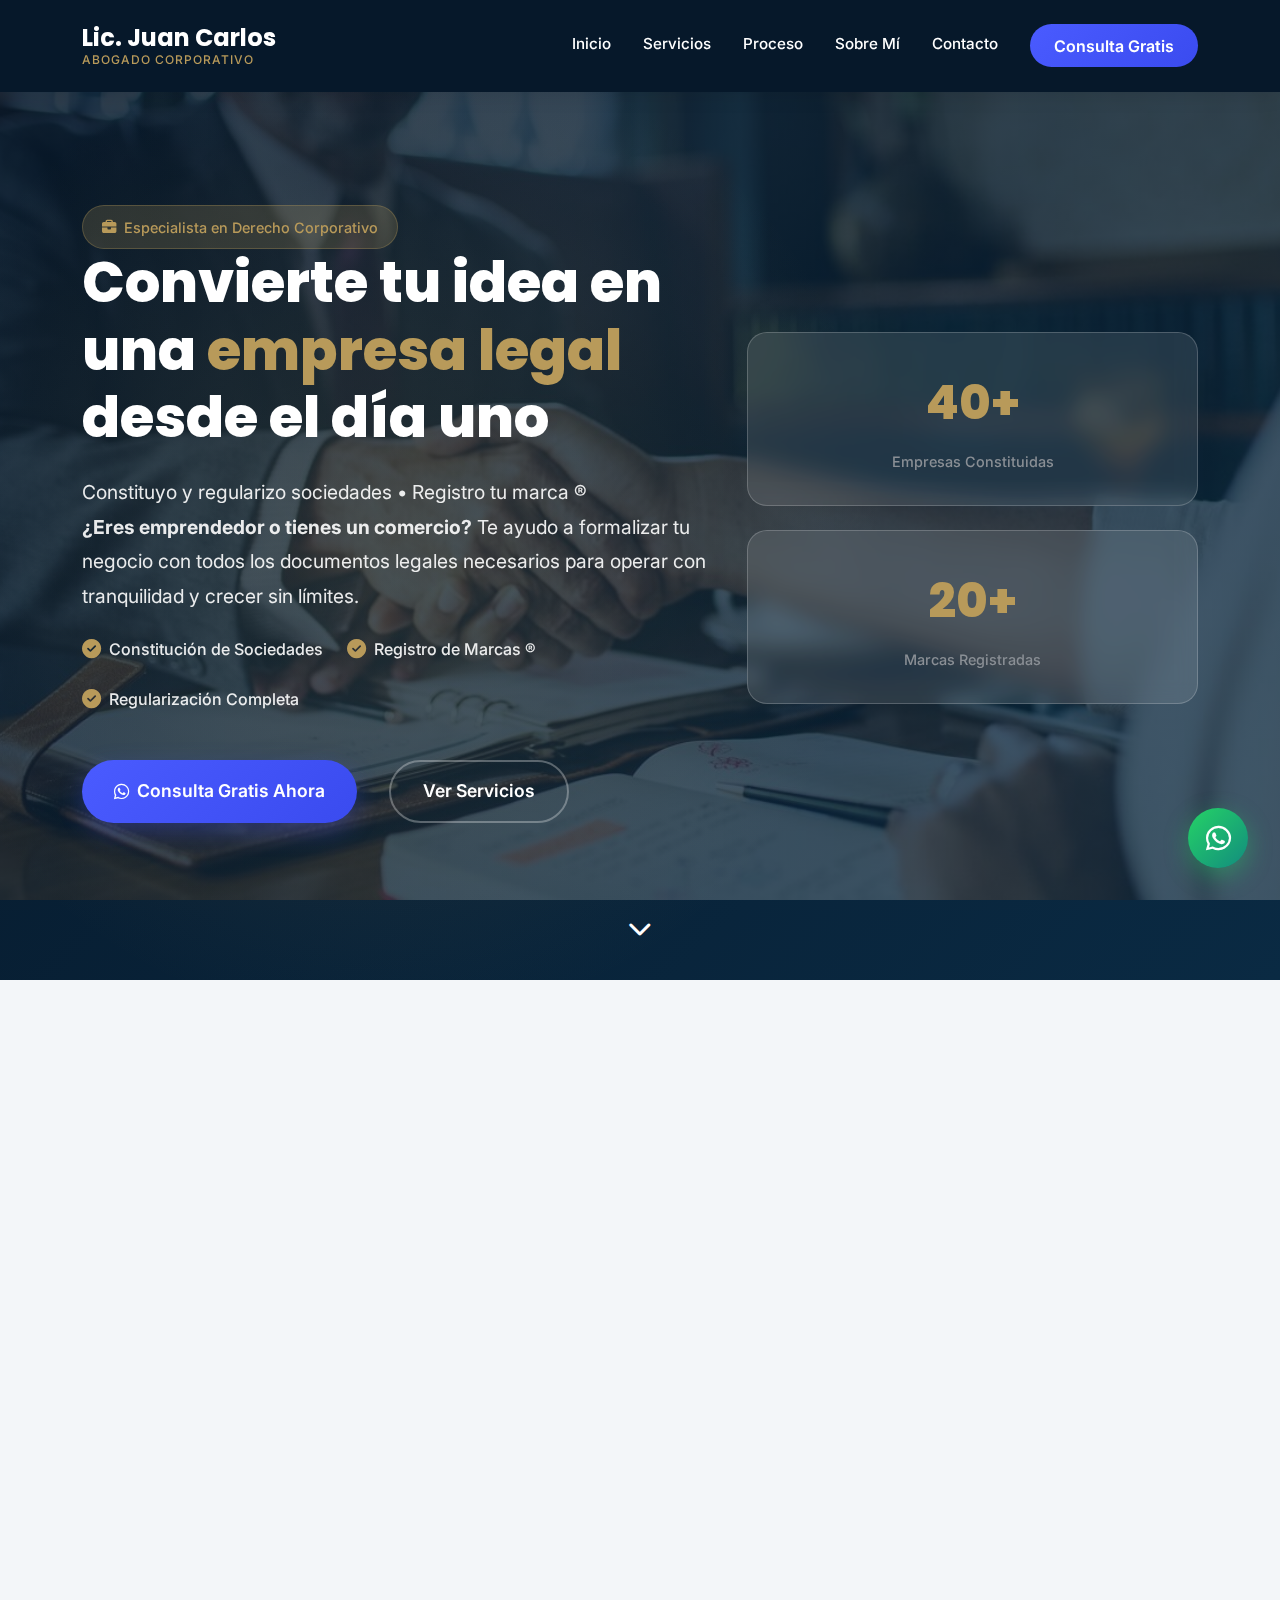
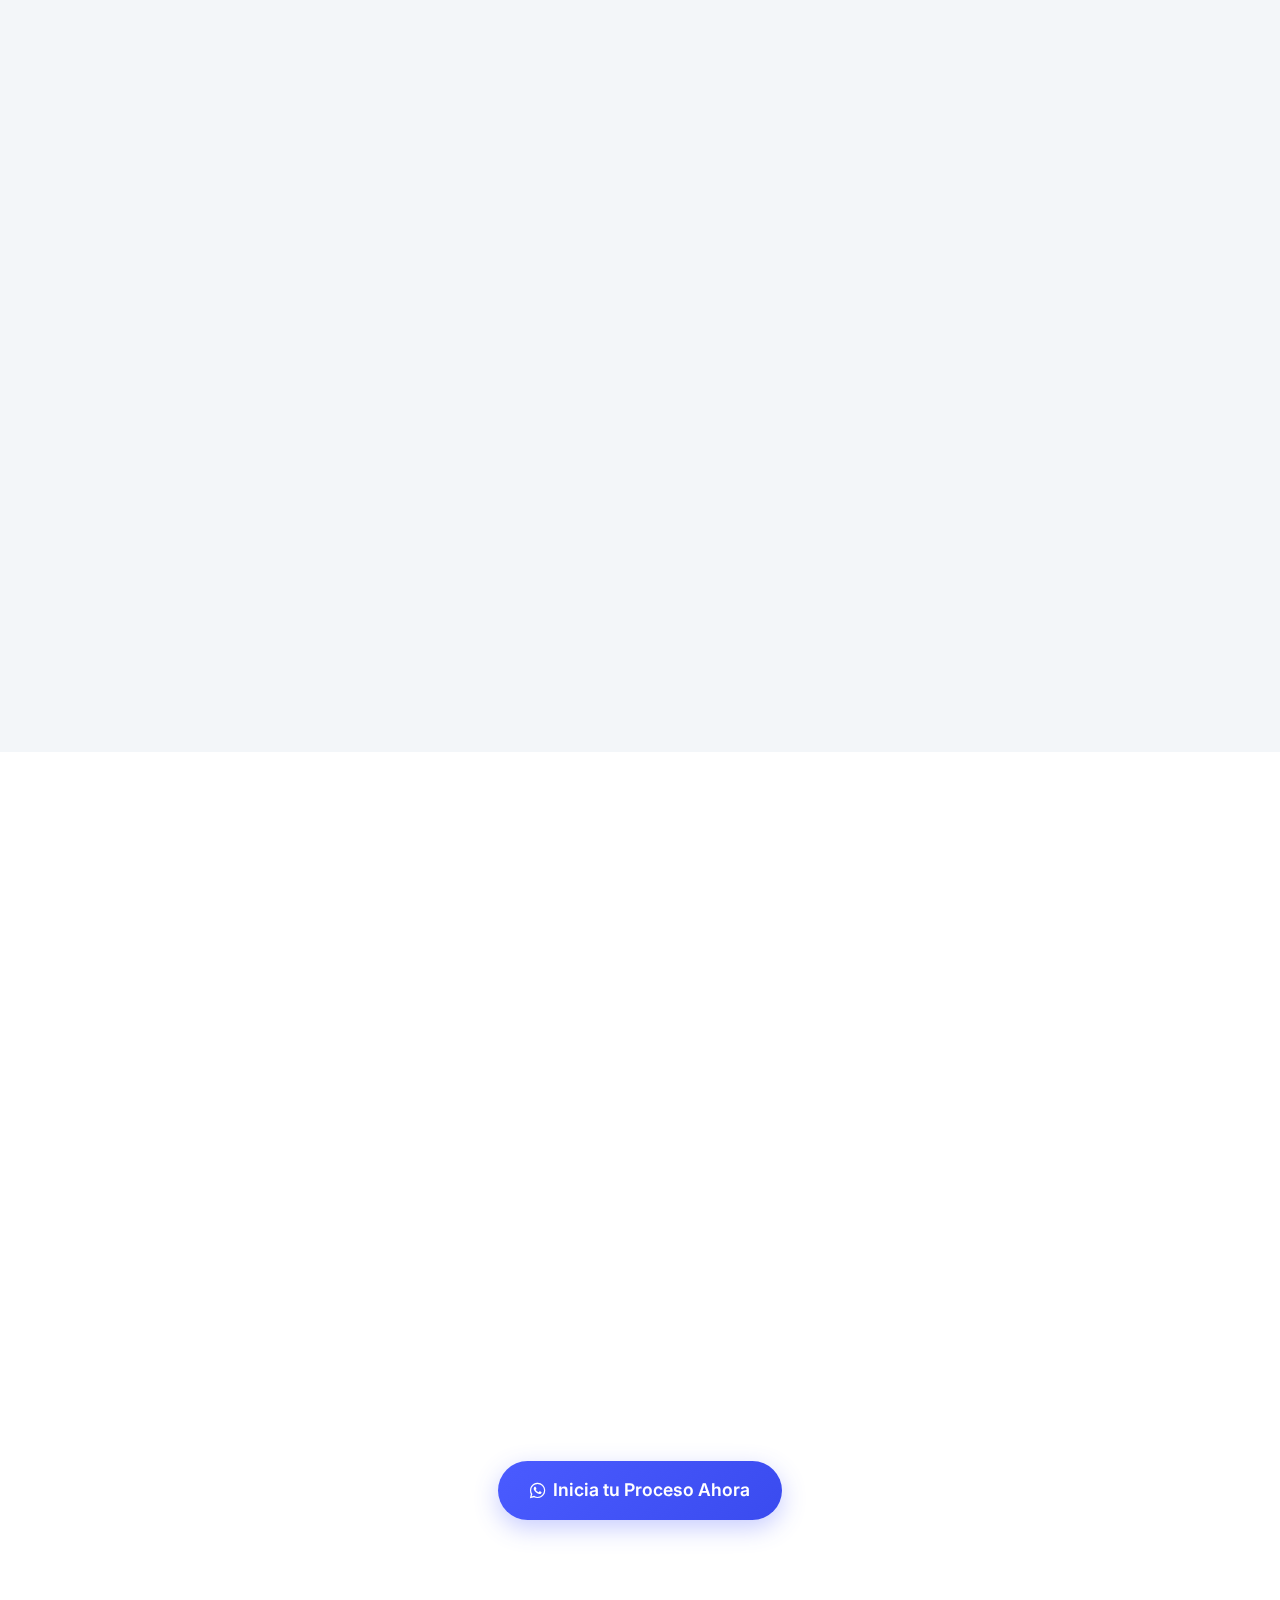
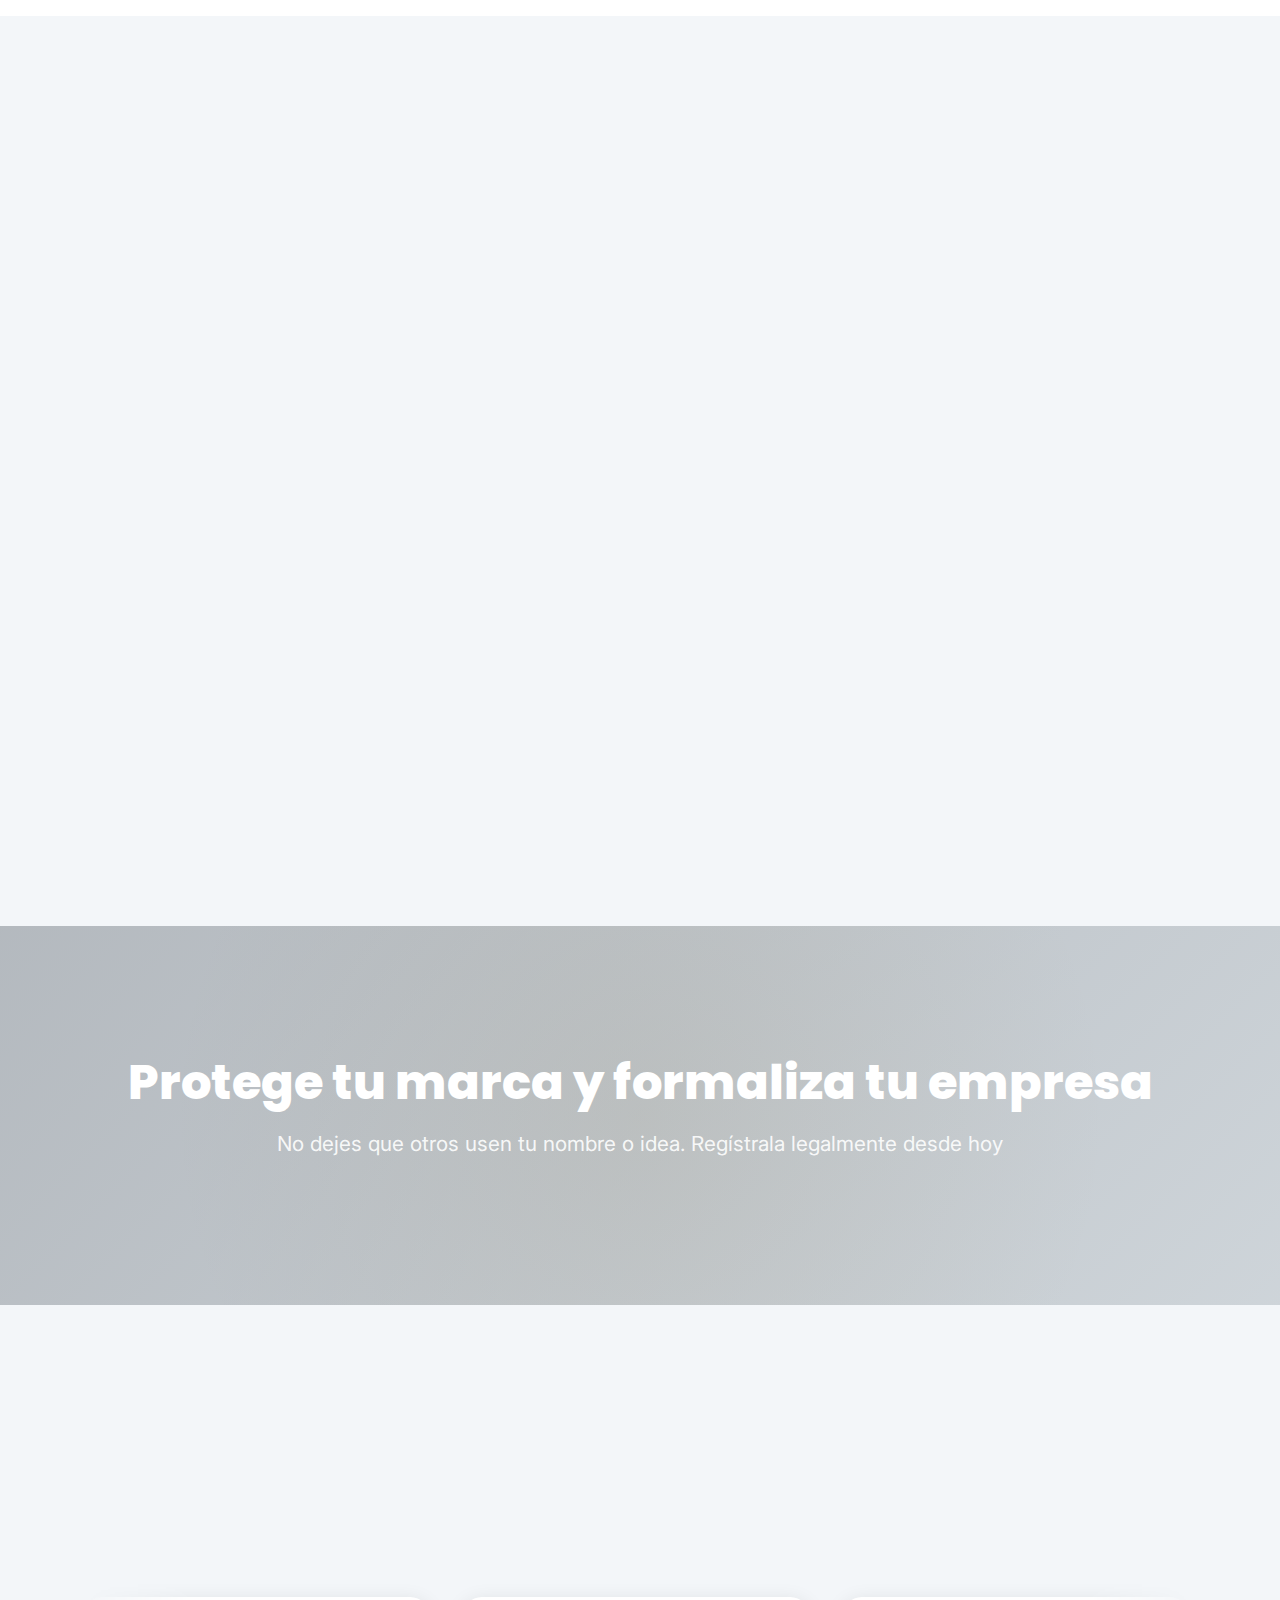
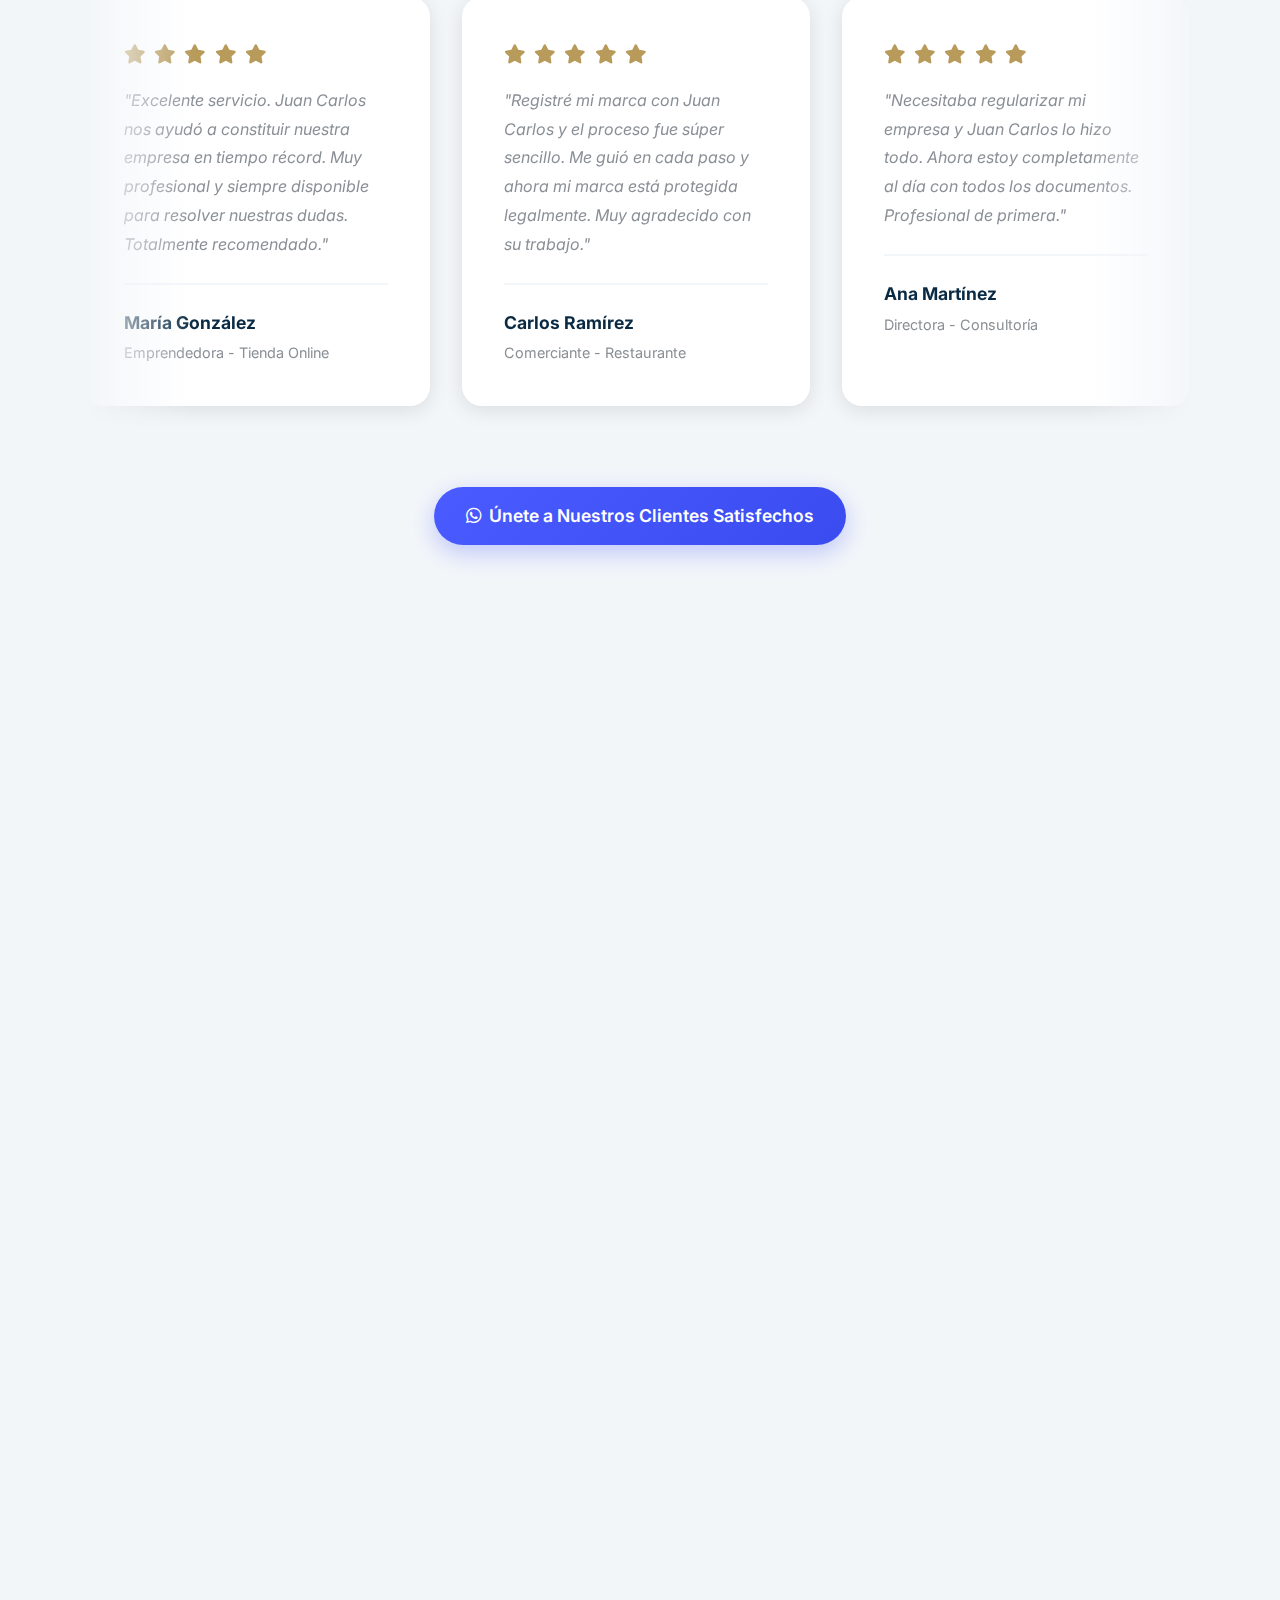
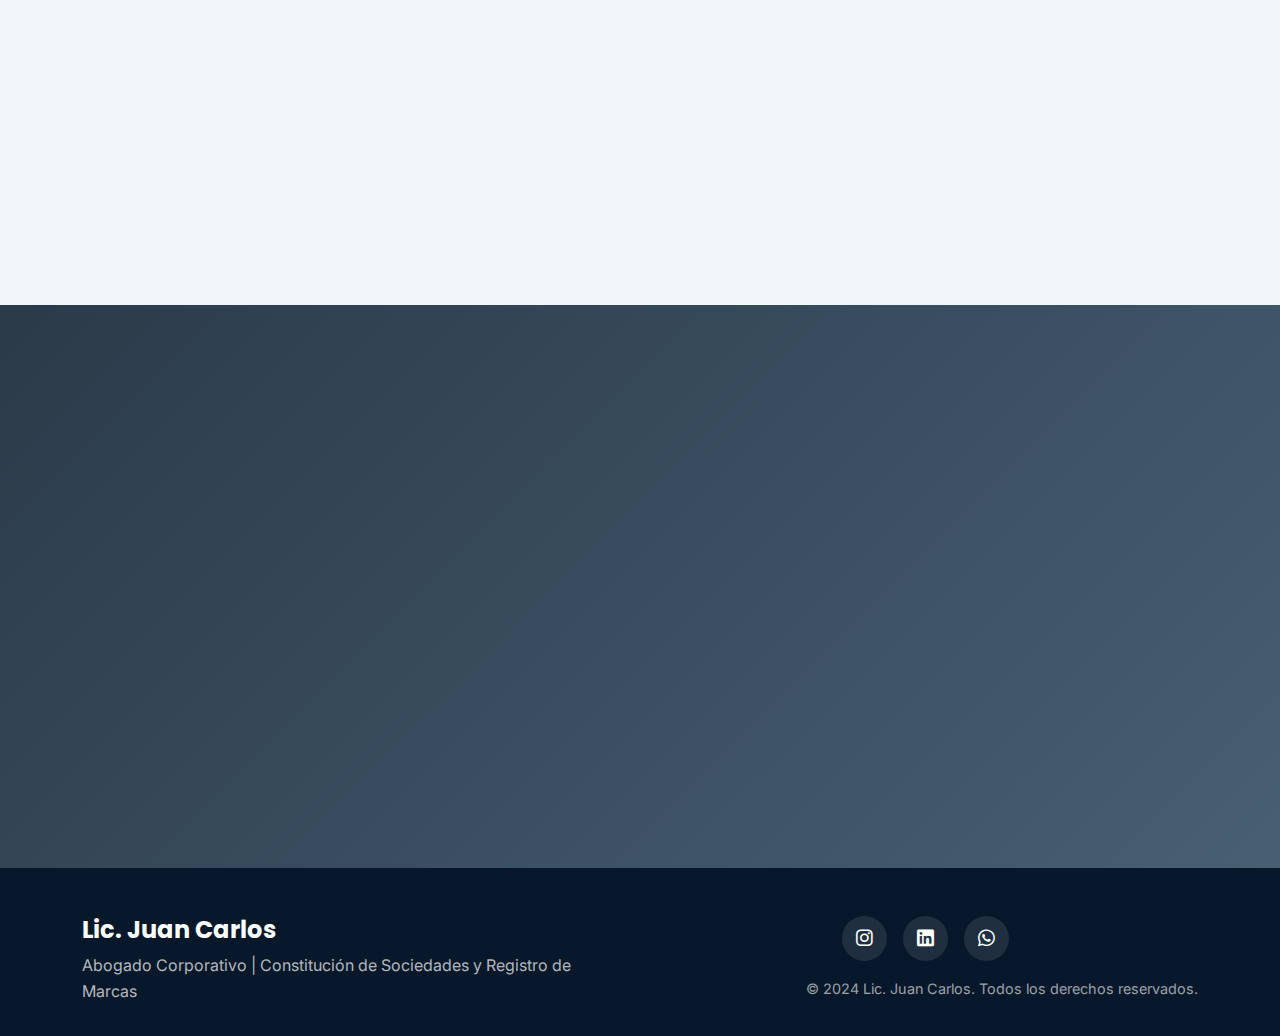
<file: demos/JuanCarlos/index.html>
<!DOCTYPE html>
<html lang="es">
<head>
    <meta charset="UTF-8">
    <meta name="viewport" content="width=device-width, initial-scale=1.0, maximum-scale=1.0, user-scalable=no">
    <meta http-equiv="Permissions-Policy" content="unload=(self)">
    <title>Lic. Juan Carlos | Abogado Corporativo - Constitución de Sociedades y Registro de Marcas</title>
    <link rel="icon" type="image/svg+xml" href="data:image/svg+xml,%3Csvg xmlns='http://www.w3.org/2000/svg' viewBox='0 0 100 100'%3E%3Crect width='100' height='100' fill='%2306182A'/%3E%3Ctext x='50' y='70' font-size='50' font-weight='bold' text-anchor='middle' fill='%23B89A5A' font-family='Arial, sans-serif'%3EJC%3C/text%3E%3C/svg%3E">
    <link rel="apple-touch-icon" href="data:image/svg+xml,%3Csvg xmlns='http://www.w3.org/2000/svg' viewBox='0 0 100 100'%3E%3Crect width='100' height='100' fill='%2306182A'%3E%3Ctext x='50' y='70' font-size='50' font-weight='bold' text-anchor='middle' fill='%23B89A5A' font-family='Arial, sans-serif'%3EJC%3C/text%3E%3C/svg%3E">
    <link href="https://cdn.jsdelivr.net/npm/bootstrap@5.3.2/dist/css/bootstrap.min.css" rel="stylesheet">
    <link href="https://fonts.googleapis.com/css2?family=Inter:wght@300;400;500;600;700;800&family=Poppins:wght@600;700;800&display=swap" rel="stylesheet">
    <link rel="stylesheet" href="https://cdnjs.cloudflare.com/ajax/libs/font-awesome/6.4.0/css/all.min.css">
    <link href="https://unpkg.com/aos@2.3.1/dist/aos.css" rel="stylesheet">
    <link rel="stylesheet" href="styles.css">
</head>
<body>
    <!-- Navbar -->
    <nav class="navbar navbar-expand-lg navbar-dark fixed-top" id="mainNav">
        <div class="container">
            <a class="navbar-brand" href="#inicio">
                <span class="brand-name">Lic. Juan Carlos</span>
                <span class="brand-subtitle">Abogado Corporativo</span>
            </a>
            <button class="navbar-toggler" type="button" data-bs-toggle="collapse" data-bs-target="#navbarNav" aria-controls="navbarNav" aria-expanded="false" aria-label="Toggle navigation">
                <span class="navbar-toggler-icon"></span>
            </button>
            <div class="collapse navbar-collapse" id="navbarNav">
                <ul class="navbar-nav ms-auto">
                    <li class="nav-item"><a class="nav-link" href="#inicio">Inicio</a></li>
                    <li class="nav-item"><a class="nav-link" href="#servicios">Servicios</a></li>
                    <li class="nav-item"><a class="nav-link" href="#proceso">Proceso</a></li>
                    <li class="nav-item"><a class="nav-link" href="#sobre-mi">Sobre Mí</a></li>
                    <li class="nav-item"><a class="nav-link" href="#contacto">Contacto</a></li>
                    <li class="nav-item ms-3">
                        <a href="#contacto" class="btn btn-cta-nav">Consulta Gratis</a>
                    </li>
                </ul>
            </div>
        </div>
    </nav>

    <!-- Hero Section -->
    <section id="inicio" class="hero-section">
        <div class="hero-background"></div>
        <div class="hero-overlay"></div>
        <div class="container">
            <div class="row align-items-center hero-row">
                <div class="col-lg-7" data-aos="fade-right">
                    <div class="hero-content">
                        <div class="hero-badge">
                            <i class="fas fa-briefcase me-2"></i>
                            <span class="badge-text">Especialista en Derecho Corporativo</span>
                        </div>
                        <h1 class="hero-title mb-4">
                            Convierte tu idea en una <span class="highlight">empresa legal</span> desde el día uno
                        </h1>
                        <p class="hero-description mb-4">
                            Constituyo y regularizo sociedades • Registro tu marca ®<br>
                            <strong>¿Eres emprendedor o tienes un comercio?</strong> Te ayudo a formalizar tu negocio con todos los documentos legales necesarios para operar con tranquilidad y crecer sin límites.
                        </p>
                        <div class="hero-features mb-5">
                            <div class="hero-feature-item">
                                <i class="fas fa-check-circle"></i>
                                <span>Constitución de Sociedades</span>
                            </div>
                            <div class="hero-feature-item">
                                <i class="fas fa-check-circle"></i>
                                <span>Registro de Marcas ®</span>
                            </div>
                            <div class="hero-feature-item">
                                <i class="fas fa-check-circle"></i>
                                <span>Regularización Completa</span>
                            </div>
                        </div>
                        <div class="hero-buttons">
                            <a href="#contacto" class="btn btn-primary-hero btn-lg me-3 mb-3 mb-md-0">
                                <i class="fab fa-whatsapp me-2"></i>
                                Consulta Gratis Ahora
                            </a>
                            <a href="#servicios" class="btn btn-outline-hero btn-lg">
                                Ver Servicios
                            </a>
                        </div>
                     
                    </div>
                </div>
                <div class="col-lg-5 text-center" data-aos="fade-left">
                    <div class="hero-image-wrapper">
                        <div class="hero-stat-card">
                            <div class="stat-number">100+</div>
                            <div class="stat-label">Empresas Constituidas</div>
                        </div>
                        <div class="hero-stat-card">
                            <div class="stat-number">50+</div>
                            <div class="stat-label">Marcas Registradas</div>
                        </div>
                    </div>
                </div>
            </div>
        </div>
        <div class="scroll-indicator">
            <i class="fas fa-chevron-down"></i>
        </div>
    </section>

    <!-- Servicios Section -->
    <section id="servicios" class="servicios-section">
        <div class="container">
            <div class="row mb-5">
                <div class="col-12 text-center" data-aos="fade-up">
                    <h2 class="section-title">Servicios Especializados</h2>
                    <p class="section-subtitle">Todo lo que necesitas para hacer crecer tu negocio legalmente</p>
                </div>
            </div>

            <div class="row g-4 justify-content-center mb-5">
                <div class="col-md-6 col-lg-4" data-aos="fade-up" data-aos-delay="100">
                    <div class="service-card">
                        <div class="service-icon">
                            <i class="fas fa-building"></i>
                        </div>
                        <h3 class="service-title">Constitución de Sociedades</h3>
                        <p class="service-text">
                            Convierto tu emprendimiento en una empresa legal desde cero. Te ayudo a elegir el tipo de sociedad ideal (S.A., S.A.S., Ltda.) y gestiono todos los trámites necesarios.
                        </p>
                        <ul class="service-list">
                            <li><i class="fas fa-check"></i> Asesoría en tipo de sociedad</li>
                            <li><i class="fas fa-check"></i> Redacción de estatutos</li>
                            <li><i class="fas fa-check"></i> Trámites ante Cámara de Comercio</li>
                            <li><i class="fas fa-check"></i> Obtención de NIT y RUT</li>
                        </ul>
                        <a href="#contacto" class="btn btn-service-cta">
                            Solicitar Presupuesto
                            <i class="fas fa-arrow-right ms-2"></i>
                        </a>
                    </div>
                </div>
                <div class="col-md-6 col-lg-4" data-aos="fade-up" data-aos-delay="200">
                    <div class="service-card service-card-featured">
                        <div class="service-icon">
                            <i class="fas fa-trademark"></i>
                        </div>
                        <h3 class="service-title">Registro de Marcas ®</h3>
                        <p class="service-text">
                            Protege tu marca con registro oficial. Te guío en todo el proceso ante la Superintendencia de Industria y Comercio para que tu marca quede protegida legalmente.
                        </p>
                        <ul class="service-list">
                            <li><i class="fas fa-check"></i> Búsqueda de viabilidad</li>
                            <li><i class="fas fa-check"></i> Presentación de solicitud</li>
                            <li><i class="fas fa-check"></i> Seguimiento del trámite</li>
                            <li><i class="fas fa-check"></i> Obtención del certificado</li>
                        </ul>
                        <a href="#contacto" class="btn btn-service-cta">
                            Registrar mi Marca
                            <i class="fas fa-arrow-right ms-2"></i>
                        </a>
                    </div>
                </div>
                <div class="col-md-6 col-lg-4" data-aos="fade-up" data-aos-delay="300">
                    <div class="service-card">
                        <div class="service-icon">
                            <i class="fas fa-file-contract"></i>
                        </div>
                        <h3 class="service-title">Regularización de Empresas</h3>
                        <p class="service-text">
                            ¿Tu empresa tiene pendientes legales? Te ayudo a regularizar todos los aspectos: actualización de documentos, cambios de razón social, modificaciones estatutarias y más.
                        </p>
                        <ul class="service-list">
                            <li><i class="fas fa-check"></i> Actualización de documentos</li>
                            <li><i class="fas fa-check"></i> Cambios estatutarios</li>
                            <li><i class="fas fa-check"></i> Renovación de matrícula</li>
                            <li><i class="fas fa-check"></i> Cumplimiento normativo</li>
                        </ul>
                        <a href="#contacto" class="btn btn-service-cta">
                            Regularizar mi Empresa
                            <i class="fas fa-arrow-right ms-2"></i>
                        </a>
                    </div>
                </div>
            </div>

            <!-- CTA dentro de servicios -->
            <div class="row mt-5">
                <div class="col-12">
                    <div class="service-cta-box" data-aos="zoom-in">
                        <div class="row align-items-center">
                            <div class="col-lg-8">
                                <h3 class="service-cta-title">¿No estás seguro qué servicio necesitas?</h3>
                                <p class="service-cta-text">Agenda una consulta gratuita y te ayudo a identificar qué necesita tu negocio para crecer legalmente.</p>
                            </div>
                            <div class="col-lg-4 text-center text-lg-end">
                                <a href="#contacto" class="btn btn-primary-hero btn-lg">
                                    <i class="fab fa-whatsapp me-2"></i>
                                    Consulta Gratis
                                </a>
                            </div>
                        </div>
                    </div>
                </div>
            </div>
        </div>
    </section>

    <!-- Proceso Section -->
    <section id="proceso" class="proceso-section">
        <div class="container">
            <div class="row mb-5">
                <div class="col-12 text-center" data-aos="fade-up">
                    <h2 class="section-title">¿Cómo Funciona?</h2>
                    <p class="section-subtitle">Un proceso simple y transparente para formalizar tu negocio</p>
                </div>
            </div>
            <div class="row g-4">
                <div class="col-md-6 col-lg-3" data-aos="fade-up" data-aos-delay="100">
                    <div class="proceso-card">
                        <div class="proceso-number">01</div>
                        <div class="proceso-icon">
                            <i class="fas fa-comments"></i>
                        </div>
                        <h3 class="proceso-title">Consulta Gratis</h3>
                        <p class="proceso-text">Agenda una consulta gratuita donde analizamos tu caso y te explico el proceso completo.</p>
                    </div>
                </div>
                <div class="col-md-6 col-lg-3" data-aos="fade-up" data-aos-delay="200">
                    <div class="proceso-card">
                        <div class="proceso-number">02</div>
                        <div class="proceso-icon">
                            <i class="fas fa-file-alt"></i>
                        </div>
                        <h3 class="proceso-title">Documentación</h3>
                        <p class="proceso-text">Te guío en la recolección de documentos necesarios. Yo me encargo de preparar todo.</p>
                    </div>
                </div>
                <div class="col-md-6 col-lg-3" data-aos="fade-up" data-aos-delay="300">
                    <div class="proceso-card">
                        <div class="proceso-number">03</div>
                        <div class="proceso-icon">
                            <i class="fas fa-gavel"></i>
                        </div>
                        <h3 class="proceso-title">Trámites Legales</h3>
                        <p class="proceso-text">Gestiono todos los trámites ante las entidades correspondientes en tu nombre.</p>
                    </div>
                </div>
                <div class="col-md-6 col-lg-3" data-aos="fade-up" data-aos-delay="400">
                    <div class="proceso-card">
                        <div class="proceso-number">04</div>
                        <div class="proceso-icon">
                            <i class="fas fa-check-circle"></i>
                        </div>
                        <h3 class="proceso-title">Empresa Lista</h3>
                        <p class="proceso-text">Recibes todos los documentos oficiales y tu empresa queda lista para operar.</p>
                    </div>
                </div>
            </div>
            <div class="row mt-5">
                <div class="col-12 text-center">
                    <a href="#contacto" class="btn btn-primary-hero btn-lg">
                        <i class="fab fa-whatsapp me-2"></i>
                        Inicia tu Proceso Ahora
                    </a>
                </div>
            </div>
        </div>
    </section>

    <!-- Sobre Mí Section -->
    <section id="sobre-mi" class="sobre-mi-section">
        <div class="container">
            <div class="row align-items-center g-5">
                <div class="col-lg-5" data-aos="fade-right">
                    <div class="profile-image-wrapper">
                        <div class="profile-placeholder">
                            <i class="fas fa-user-tie"></i>
                        </div>
                    </div>
                </div>
                <div class="col-lg-7" data-aos="fade-left">
                    <div class="profile-content">
                        <h2 class="section-title text-start mb-4">Sobre Mí</h2>
                        <h3 class="profile-name mb-3">Lic. Juan Carlos</h3>
                        <p class="profile-title mb-4">Abogado Corporativo | Especialista en Constitución de Sociedades y Registro de Marcas</p>
                        <p class="profile-description mb-4">
                            Soy especialista en derecho corporativo con años de experiencia ayudando a emprendedores y comercios a formalizar sus negocios. Mi enfoque está en hacer que el proceso legal sea simple, rápido y transparente para que puedas concentrarte en hacer crecer tu empresa.
                        </p>
                        <p class="profile-description mb-4">
                            He constituido más de 100 empresas y registrado más de 50 marcas. Entiendo las necesidades de los emprendedores porque sé que cada día cuenta cuando estás construyendo tu negocio. Por eso, te ofrezco un servicio eficiente y personalizado.
                        </p>
                        <div class="profile-stats mb-4">
                            <div class="profile-stat-item">
                                <div class="stat-value">100+</div>
                                <div class="stat-label">Empresas Constituidas</div>
                            </div>
                            <div class="profile-stat-item">
                                <div class="stat-value">50+</div>
                                <div class="stat-label">Marcas Registradas</div>
                            </div>
                        </div>
                        <a href="#contacto" class="btn btn-primary-hero">
                            <i class="fab fa-whatsapp me-2"></i>
                            Agenda tu Consulta
                        </a>
                    </div>
                </div>
            </div>
        </div>
    </section>

    <!-- Descanso Visual 2 -->
    <section class="parallax-section parallax-section-2">
        <div class="parallax-background parallax-background-2"></div>
        <div class="parallax-overlay"></div>
        <div class="container">
            <div class="row">
                <div class="col-12 text-center">
                    <h2 class="parallax-title">Protege tu marca y formaliza tu empresa</h2>
                    <p class="parallax-subtitle">No dejes que otros usen tu nombre o idea. Regístrala legalmente desde hoy</p>
                </div>
            </div>
        </div>
    </section>

    <!-- Testimonios Section -->
    <section class="testimonios-section">
        <div class="container">
            <div class="row mb-5">
                <div class="col-12 text-center" data-aos="fade-up">
                    <h2 class="section-title">Testimonios</h2>
                    <p class="section-subtitle">Lo que dicen nuestros clientes</p>
                </div>
            </div>
            <div class="testimonios-carousel-wrapper">
                <div class="testimonios-carousel" id="testimoniosCarousel">
                    <!-- Testimonio 1 -->
                    <div class="testimonio-item">
                        <div class="testimonio-card">
                            <div class="testimonio-stars mb-3">
                                <i class="fas fa-star"></i>
                                <i class="fas fa-star"></i>
                                <i class="fas fa-star"></i>
                                <i class="fas fa-star"></i>
                                <i class="fas fa-star"></i>
                            </div>
                            <p class="testimonio-text">"Excelente servicio. Juan Carlos nos ayudó a constituir nuestra empresa en tiempo récord. Muy profesional y siempre disponible para resolver nuestras dudas. Totalmente recomendado."</p>
                            <div class="testimonio-author">
                                <strong>María González</strong>
                                <span>Emprendedora - Tienda Online</span>
                            </div>
                        </div>
                    </div>
                    <!-- Testimonio 2 -->
                    <div class="testimonio-item">
                        <div class="testimonio-card">
                            <div class="testimonio-stars mb-3">
                                <i class="fas fa-star"></i>
                                <i class="fas fa-star"></i>
                                <i class="fas fa-star"></i>
                                <i class="fas fa-star"></i>
                                <i class="fas fa-star"></i>
                            </div>
                            <p class="testimonio-text">"Registré mi marca con Juan Carlos y el proceso fue súper sencillo. Me guió en cada paso y ahora mi marca está protegida legalmente. Muy agradecido con su trabajo."</p>
                            <div class="testimonio-author">
                                <strong>Carlos Ramírez</strong>
                                <span>Comerciante - Restaurante</span>
                            </div>
                        </div>
                    </div>
                    <!-- Testimonio 3 -->
                    <div class="testimonio-item">
                        <div class="testimonio-card">
                            <div class="testimonio-stars mb-3">
                                <i class="fas fa-star"></i>
                                <i class="fas fa-star"></i>
                                <i class="fas fa-star"></i>
                                <i class="fas fa-star"></i>
                                <i class="fas fa-star"></i>
                            </div>
                            <p class="testimonio-text">"Necesitaba regularizar mi empresa y Juan Carlos lo hizo todo. Ahora estoy completamente al día con todos los documentos. Profesional de primera."</p>
                            <div class="testimonio-author">
                                <strong>Ana Martínez</strong>
                                <span>Directora - Consultoría</span>
                            </div>
                        </div>
                    </div>
                    <!-- Testimonio 4 -->
                    <div class="testimonio-item">
                        <div class="testimonio-card">
                            <div class="testimonio-stars mb-3">
                                <i class="fas fa-star"></i>
                                <i class="fas fa-star"></i>
                                <i class="fas fa-star"></i>
                                <i class="fas fa-star"></i>
                                <i class="fas fa-star"></i>
                            </div>
                            <p class="testimonio-text">"Desde el primer contacto supe que estaba en buenas manos. Juan Carlos es muy claro, explica todo de manera sencilla y cumple con los tiempos prometidos. Excelente abogado."</p>
                            <div class="testimonio-author">
                                <strong>Roberto Sánchez</strong>
                                <span>Fundador - Startup Tech</span>
                            </div>
                        </div>
                    </div>
                    <!-- Testimonio 5 -->
                    <div class="testimonio-item">
                        <div class="testimonio-card">
                            <div class="testimonio-stars mb-3">
                                <i class="fas fa-star"></i>
                                <i class="fas fa-star"></i>
                                <i class="fas fa-star"></i>
                                <i class="fas fa-star"></i>
                                <i class="fas fa-star"></i>
                            </div>
                            <p class="testimonio-text">"Gracias a Juan Carlos pude formalizar mi negocio sin complicaciones. El proceso fue rápido y eficiente. Ahora puedo operar con total tranquilidad legal."</p>
                            <div class="testimonio-author">
                                <strong>Laura Fernández</strong>
                                <span>Propietaria - Boutique</span>
                            </div>
                        </div>
                    </div>
                    <!-- Testimonio 6 -->
                    <div class="testimonio-item">
                        <div class="testimonio-card">
                            <div class="testimonio-stars mb-3">
                                <i class="fas fa-star"></i>
                                <i class="fas fa-star"></i>
                                <i class="fas fa-star"></i>
                                <i class="fas fa-star"></i>
                                <i class="fas fa-star"></i>
                            </div>
                            <p class="testimonio-text">"El mejor servicio que he recibido. Juan Carlos no solo constituyó mi empresa, sino que me asesoró en todo el proceso. Muy profesional y comprometido."</p>
                            <div class="testimonio-author">
                                <strong>Diego Morales</strong>
                                <span>Emprendedor - E-commerce</span>
                            </div>
                        </div>
                    </div>
                    <!-- Testimonio 7 -->
                    <div class="testimonio-item">
                        <div class="testimonio-card">
                            <div class="testimonio-stars mb-3">
                                <i class="fas fa-star"></i>
                                <i class="fas fa-star"></i>
                                <i class="fas fa-star"></i>
                                <i class="fas fa-star"></i>
                                <i class="fas fa-star"></i>
                            </div>
                            <p class="testimonio-text">"Registré mi marca con Juan Carlos y todo salió perfecto. Su conocimiento y experiencia se notan desde el primer momento. Definitivamente lo recomiendo."</p>
                            <div class="testimonio-author">
                                <strong>Sofía Herrera</strong>
                                <span>CEO - Agencia Digital</span>
                            </div>
                        </div>
                    </div>
                    <!-- Testimonio 8 -->
                    <div class="testimonio-item">
                        <div class="testimonio-card">
                            <div class="testimonio-stars mb-3">
                                <i class="fas fa-star"></i>
                                <i class="fas fa-star"></i>
                                <i class="fas fa-star"></i>
                                <i class="fas fa-star"></i>
                                <i class="fas fa-star"></i>
                            </div>
                            <p class="testimonio-text">"Excelente atención y servicio. Juan Carlos me ayudó a constituir mi empresa y registrar mi marca. Todo quedó perfecto y en tiempo récord. Muy satisfecho."</p>
                            <div class="testimonio-author">
                                <strong>Andrés López</strong>
                                <span>Comerciante - Ferretería</span>
                            </div>
                        </div>
                    </div>
                </div>
            </div>
            <div class="row mt-5">
                <div class="col-12 text-center">
                    <a href="#contacto" class="btn btn-primary-hero btn-lg">
                        <i class="fab fa-whatsapp me-2"></i>
                        Únete a Nuestros Clientes Satisfechos
                    </a>
                </div>
            </div>
        </div>
    </section>

    <!-- Contacto Section -->
    <section id="contacto" class="contacto-section">
        <div class="container">
            <div class="row">
                <div class="col-12 text-center mb-5" data-aos="fade-up">
                    <h2 class="section-title">Contacto</h2>
                    <p class="section-subtitle">Agenda tu consulta gratuita y comienza a formalizar tu negocio</p>
                </div>
            </div>
            <div class="row g-5">
                <div class="col-lg-6" data-aos="fade-right">
                    <div class="contact-info-card">
                        <h3 class="contact-info-title mb-4">¿Listo para dar el siguiente paso?</h3>
                        <p class="contact-info-text mb-4">
                            Agenda una consulta gratuita donde analizamos tu caso específico y te explico exactamente qué necesitas para formalizar tu negocio. Sin compromiso, sin presión.
                        </p>
                        <div class="contact-details">
                            <div class="contact-detail-item">
                                <div class="contact-icon">
                                    <i class="fab fa-whatsapp"></i>
                                </div>
                                <div>
                                    <strong>WhatsApp</strong>
                                    <p>Consulta rápida y directa</p>
                                </div>
                            </div>
                            <div class="contact-detail-item">
                                <div class="contact-icon">
                                    <i class="fas fa-clock"></i>
                                </div>
                                <div>
                                    <strong>Horario de Atención</strong>
                                    <p>Lunes a Viernes: 9:00 AM - 6:00 PM</p>
                                </div>
                            </div>
                        </div>
                        <a href="https://wa.me/573001234567" target="_blank" class="btn btn-primary-hero w-100 mt-4">
                            <i class="fab fa-whatsapp me-2"></i>
                            Agendar Consulta por WhatsApp
                        </a>
                    </div>
                </div>
                <div class="col-lg-6" data-aos="fade-left">
                    <div class="contact-form-card">
                        <h3 class="contact-form-title mb-4">Envíame un Mensaje</h3>
                        <form class="contact-form" id="contactForm">
                            <div class="mb-3">
                                <label for="nombre" class="form-label">Nombre Completo</label>
                                <input type="text" class="form-control" id="nombre" required>
                            </div>
                            <div class="mb-3">
                                <label for="tipo" class="form-label">¿Eres emprendedor o tienes un comercio?</label>
                                <select class="form-control" id="tipo" required>
                                    <option value="">Selecciona una opción</option>
                                    <option value="emprendedor">Emprendedor</option>
                                    <option value="comercio">Comercio</option>
                                    <option value="startup">Startup</option>
                                    <option value="otro">Otro</option>
                                </select>
                            </div>
                            <div class="mb-3">
                                <label for="servicio" class="form-label">¿Qué servicio te interesa?</label>
                                <select class="form-control" id="servicio" required>
                                    <option value="">Selecciona una opción</option>
                                    <option value="constitución">Constitución de Sociedad</option>
                                    <option value="marca">Registro de Marca</option>
                                    <option value="regularización">Regularización</option>
                                    <option value="consulta">Solo consulta</option>
                                </select>
                            </div>
                            <div class="mb-3">
                                <label for="telefono" class="form-label">Teléfono</label>
                                <input type="tel" class="form-control" id="telefono" required>
                            </div>
                            <div class="mb-3">
                                <label for="email" class="form-label">Email</label>
                                <input type="email" class="form-control" id="email" required>
                            </div>
                            <div class="mb-3">
                                <label for="mensaje" class="form-label">Mensaje (opcional)</label>
                                <textarea class="form-control" id="mensaje" rows="4" placeholder="Cuéntame sobre tu proyecto..."></textarea>
                            </div>
                            <button type="submit" class="btn btn-primary-hero w-100">
                                <i class="fab fa-whatsapp me-2"></i>
                                Enviar y Agendar Consulta
                            </button>
                        </form>
                    </div>
                </div>
            </div>
        </div>
    </section>

    <!-- CTA Final Section -->
    <section class="cta-final-section">
        <div class="container">
            <div class="row">
                <div class="col-lg-8 mx-auto text-center" data-aos="zoom-in">
                    <h2 class="cta-final-title mb-3">No esperes más para formalizar tu negocio</h2>
                    <p class="cta-final-text mb-4">
                        Cada día que pasa sin estar formalizado es una oportunidad perdida. Agenda tu consulta gratuita ahora y descubre cómo puedo ayudarte a convertir tu idea en una empresa legal en tiempo récord.
                    </p>
                    <div class="cta-buttons">
                        <a href="https://wa.me/573001234567" target="_blank" class="btn btn-primary-hero btn-lg me-3 mb-3 mb-md-0">
                            <i class="fab fa-whatsapp me-2"></i>
                            Consulta Gratis por WhatsApp
                        </a>
                        <a href="#contacto" class="btn btn-outline-hero btn-lg">
                            Ver Formulario de Contacto
                        </a>
                    </div>
                    <div class="cta-guarantee mt-4">
                        <i class="fas fa-shield-alt me-2"></i>
                        <span>Consulta 100% gratuita • Sin compromiso • Respuesta en menos de 24 horas</span>
                    </div>
                </div>
            </div>
        </div>
    </section>

    <!-- Footer -->
    <footer class="footer-section">
        <div class="container">
            <div class="row">
                <div class="col-md-6 text-center text-md-start mb-4 mb-md-0">
                    <h5 class="footer-brand mb-2">Lic. Juan Carlos</h5>
                    <p class="footer-text">Abogado Corporativo | Constitución de Sociedades y Registro de Marcas</p>
                </div>
                <div class="col-md-6 text-center text-md-end">
                    <div class="footer-social mb-3">
                        <a href="#" class="footer-social-link" target="_blank">
                            <i class="fab fa-instagram"></i>
                        </a>
                        <a href="#" class="footer-social-link" target="_blank">
                            <i class="fab fa-linkedin"></i>
                        </a>
                        <a href="https://wa.me/573001234567" class="footer-social-link" target="_blank">
                            <i class="fab fa-whatsapp"></i>
                        </a>
                    </div>
                    <p class="footer-copyright">&copy; 2024 Lic. Juan Carlos. Todos los derechos reservados.</p>
                </div>
            </div>
        </div>
    </footer>

    <!-- Botón WhatsApp Flotante -->
    <a href="https://wa.me/573001234567" target="_blank" class="whatsapp-float" id="whatsappFloat">
        <i class="fab fa-whatsapp"></i>
        <span class="whatsapp-tooltip">Consulta Gratis</span>
    </a>

    <!-- Botón Scroll to Top -->
    <button class="scroll-to-top" id="scrollToTop" aria-label="Volver arriba">
        <i class="fas fa-arrow-up"></i>
    </button>

    <script src="https://cdn.jsdelivr.net/npm/bootstrap@5.3.2/dist/js/bootstrap.bundle.min.js"></script>
    <script src="https://unpkg.com/aos@2.3.1/dist/aos.js"></script>
    <script src="index.js"></script>
</body>
</html>
</file>
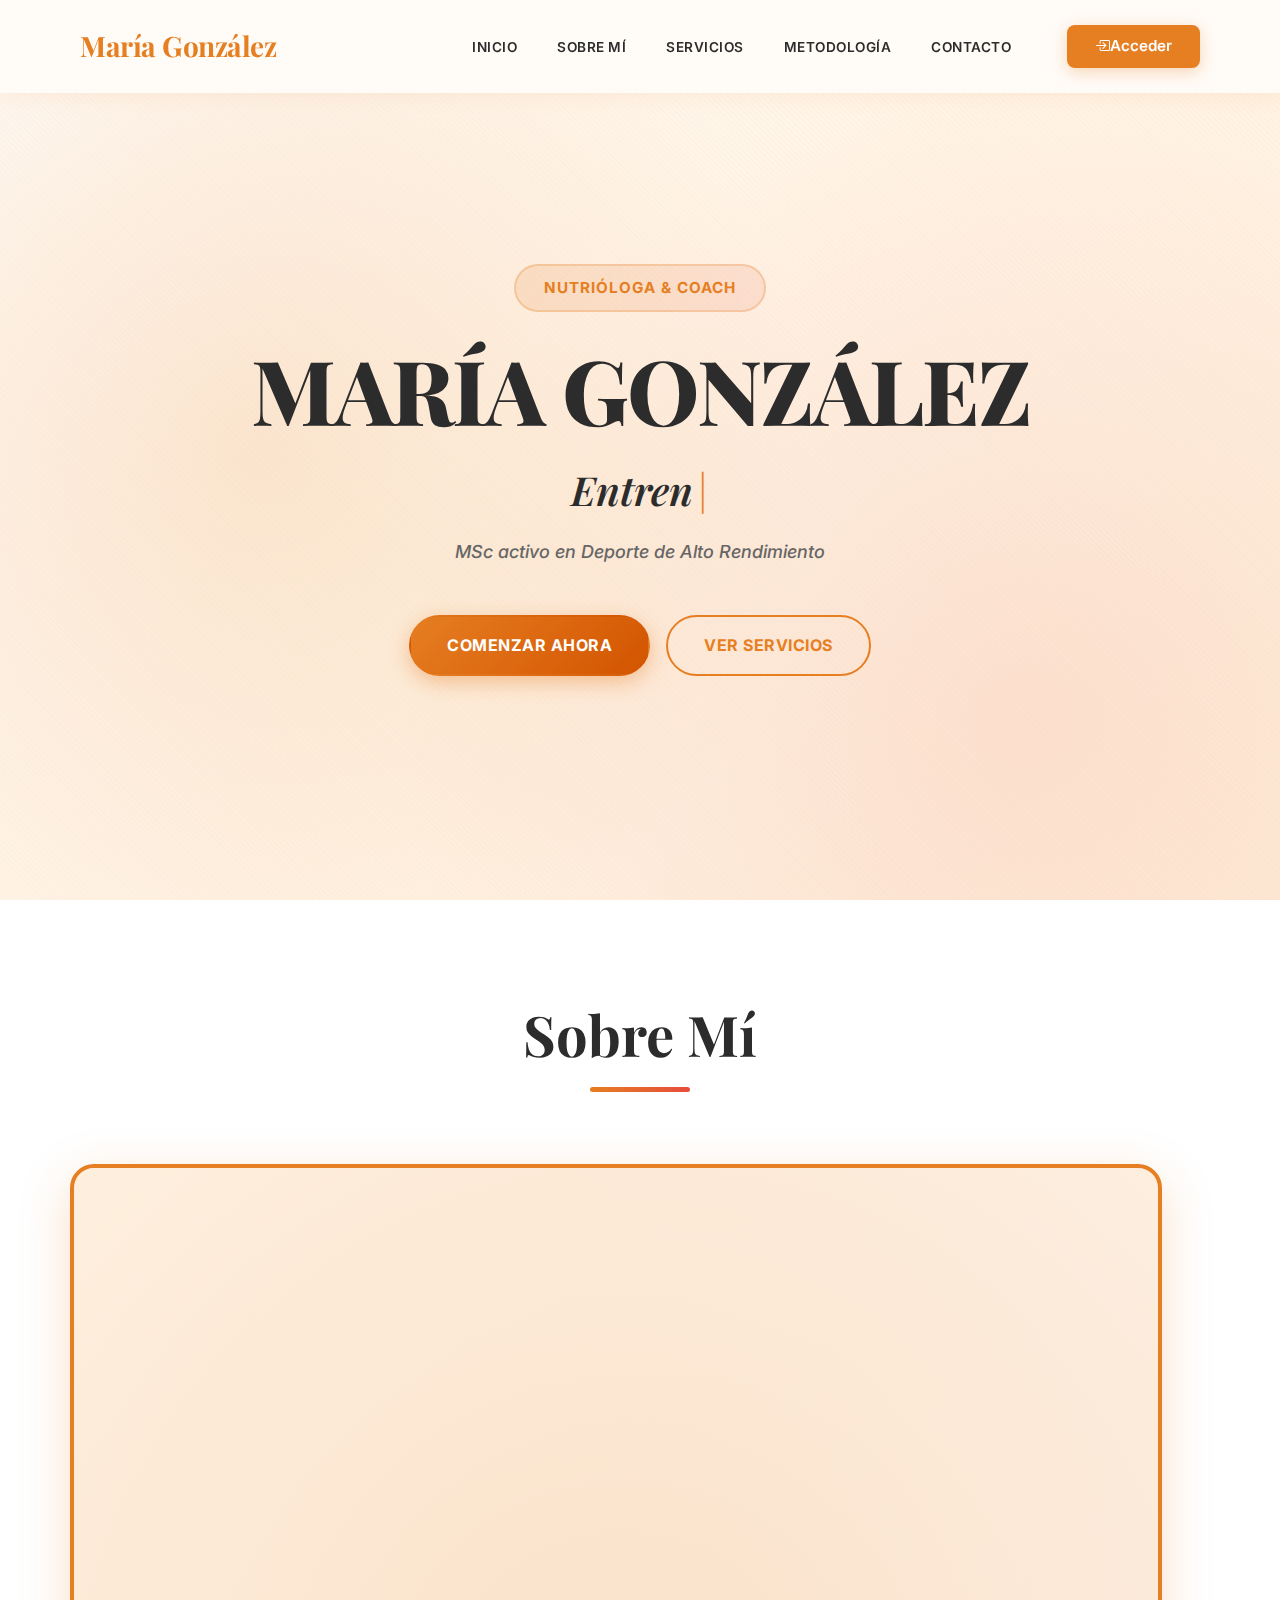
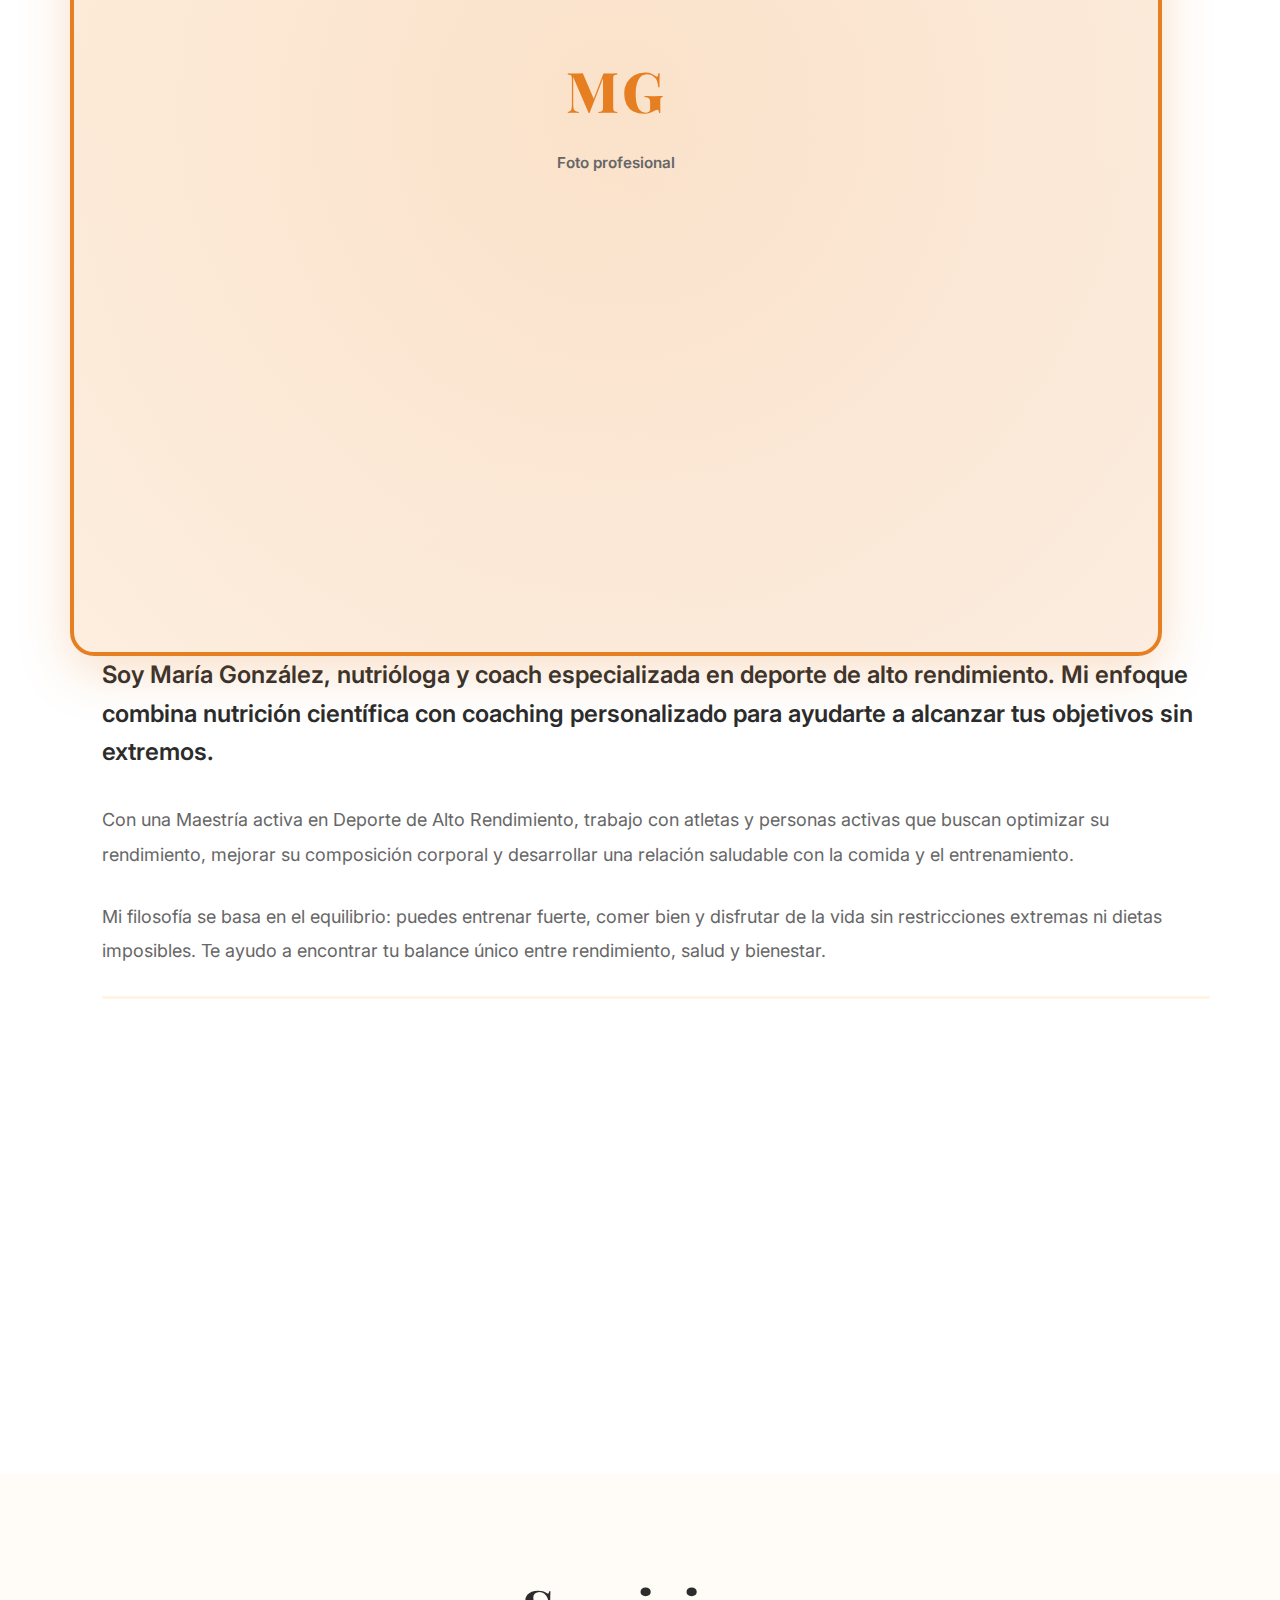
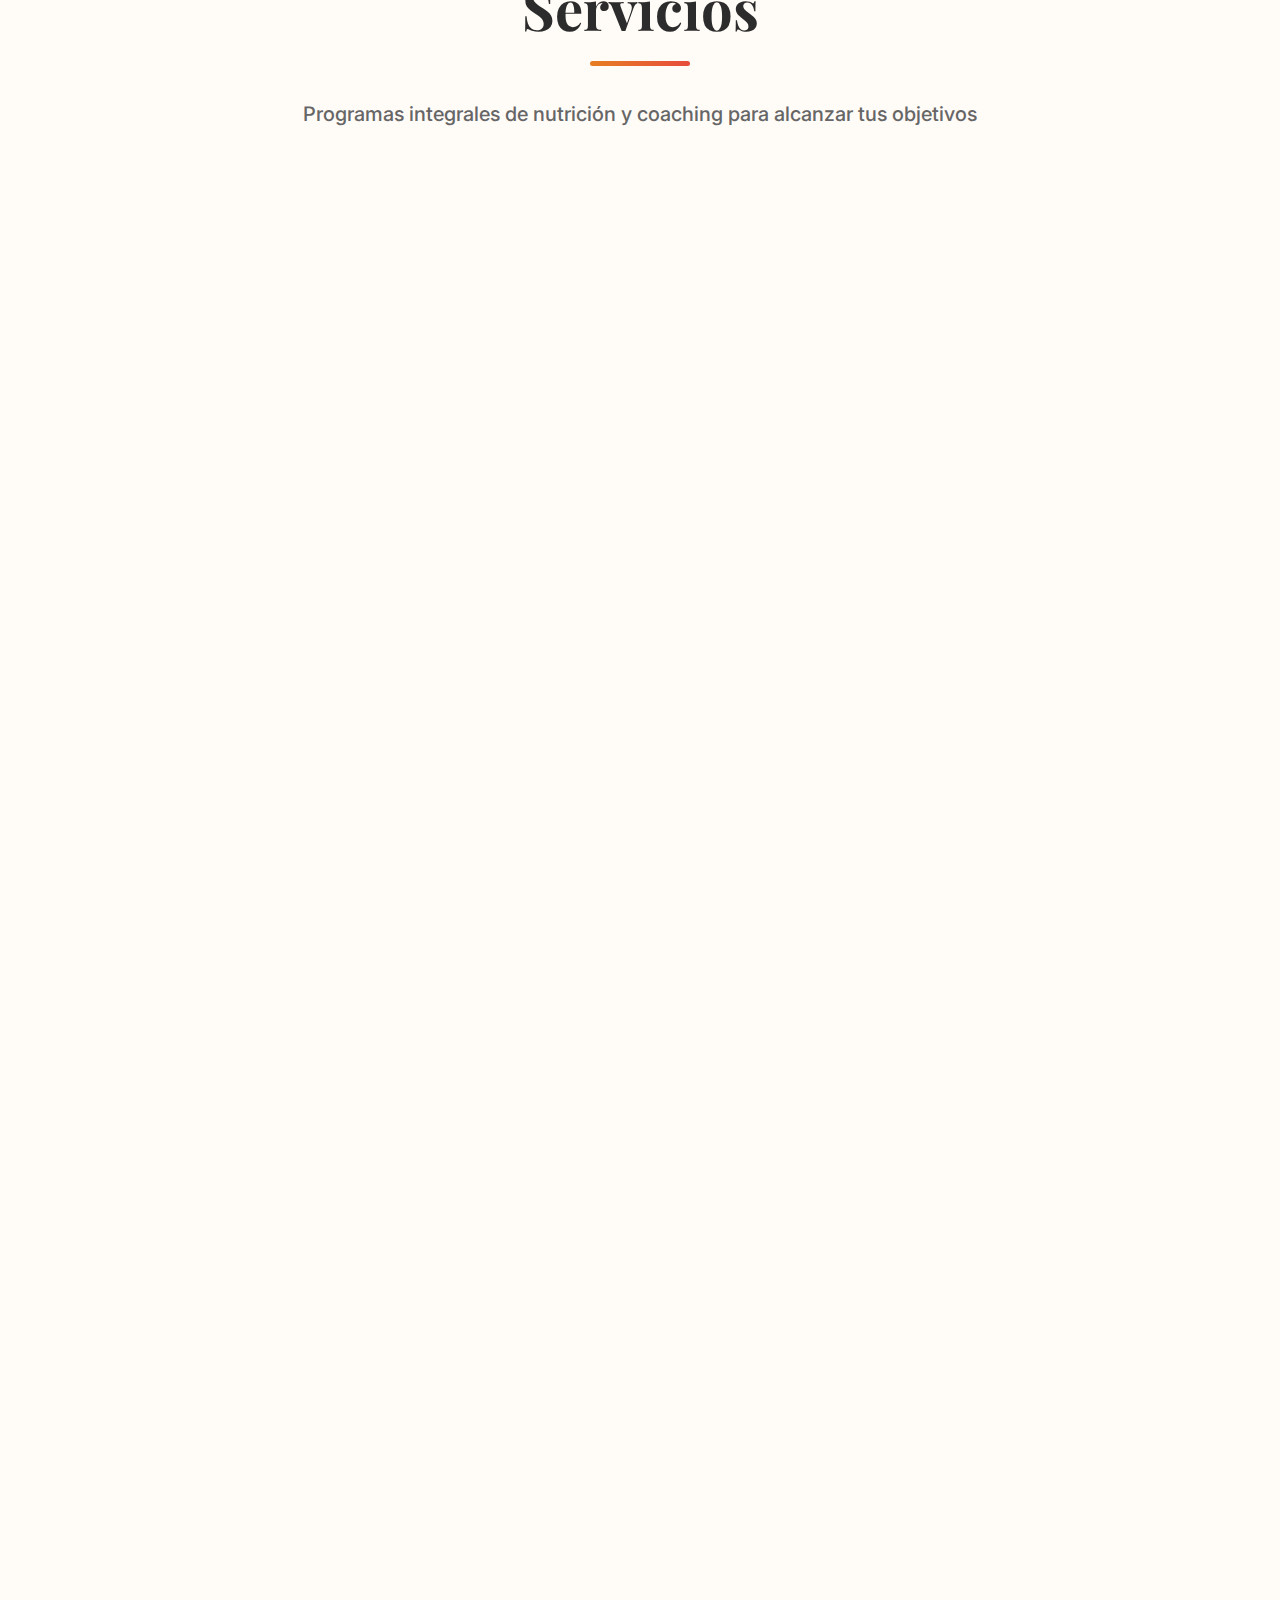
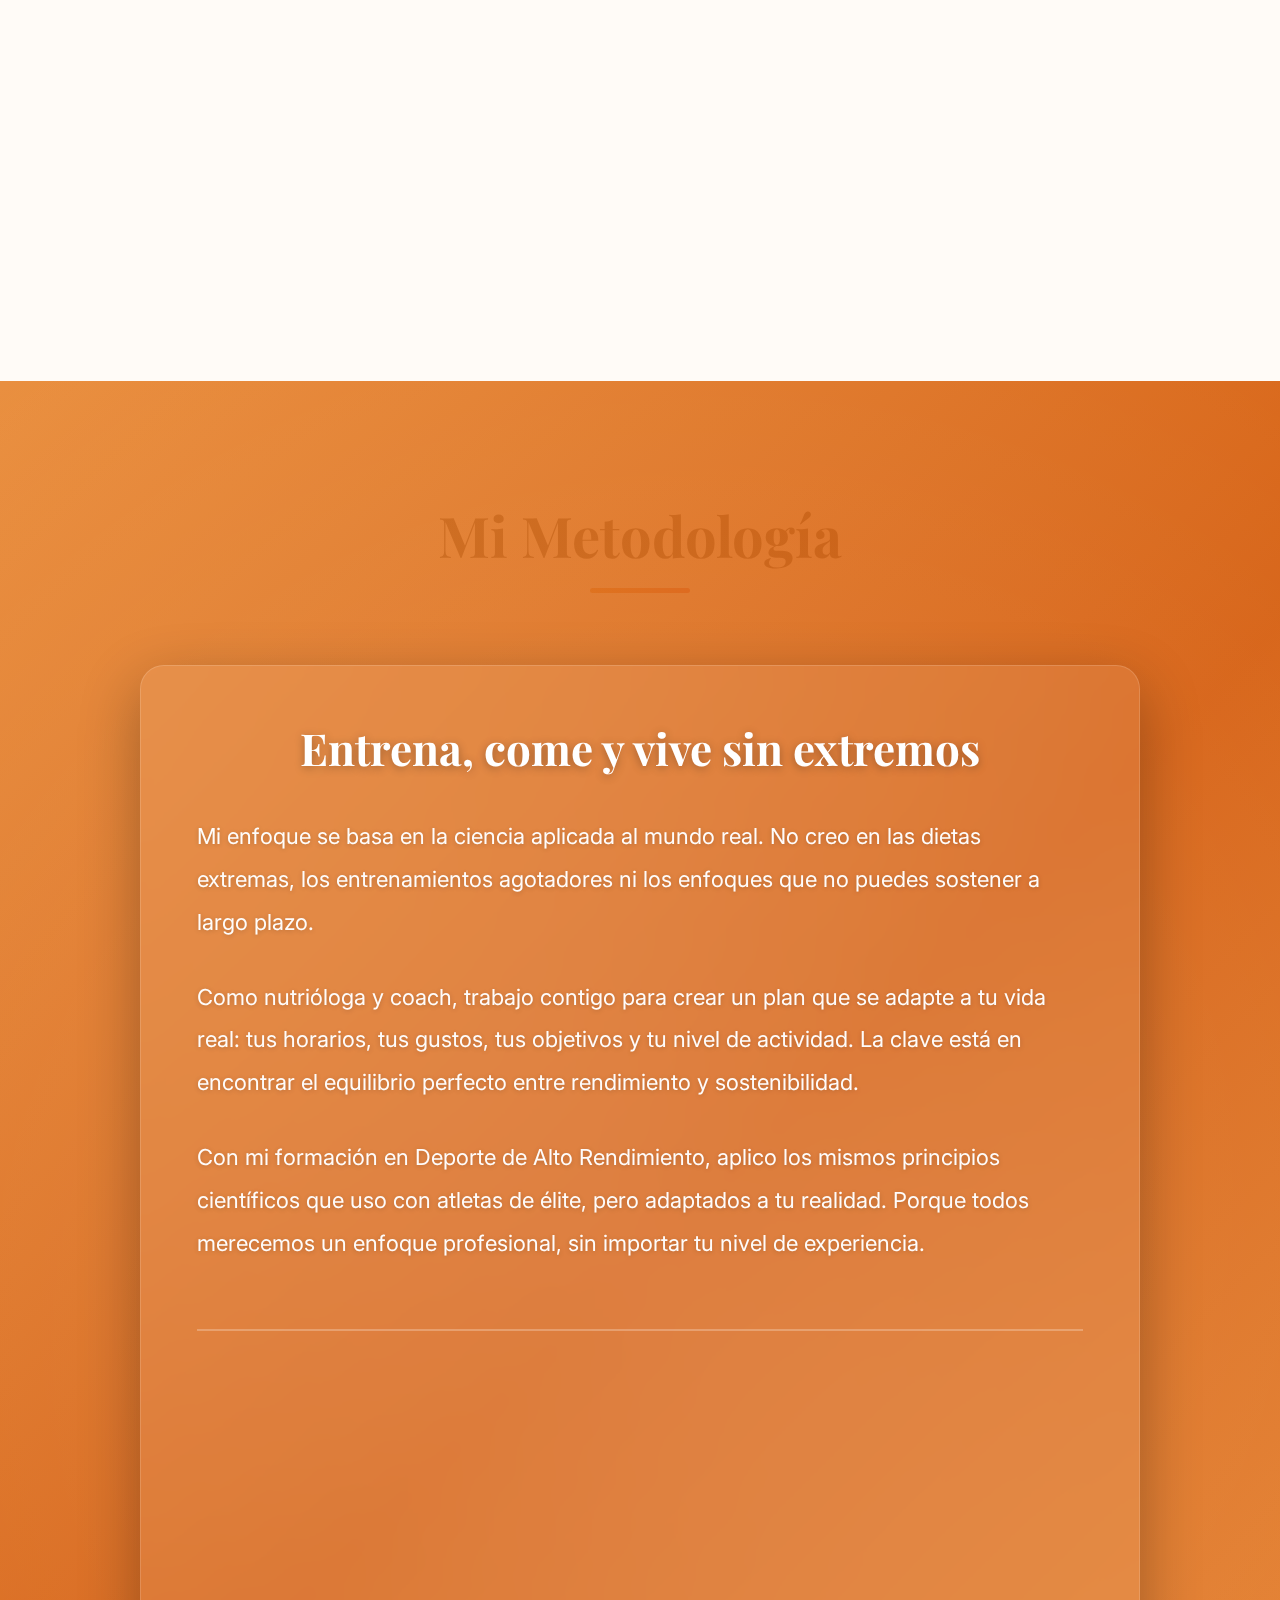
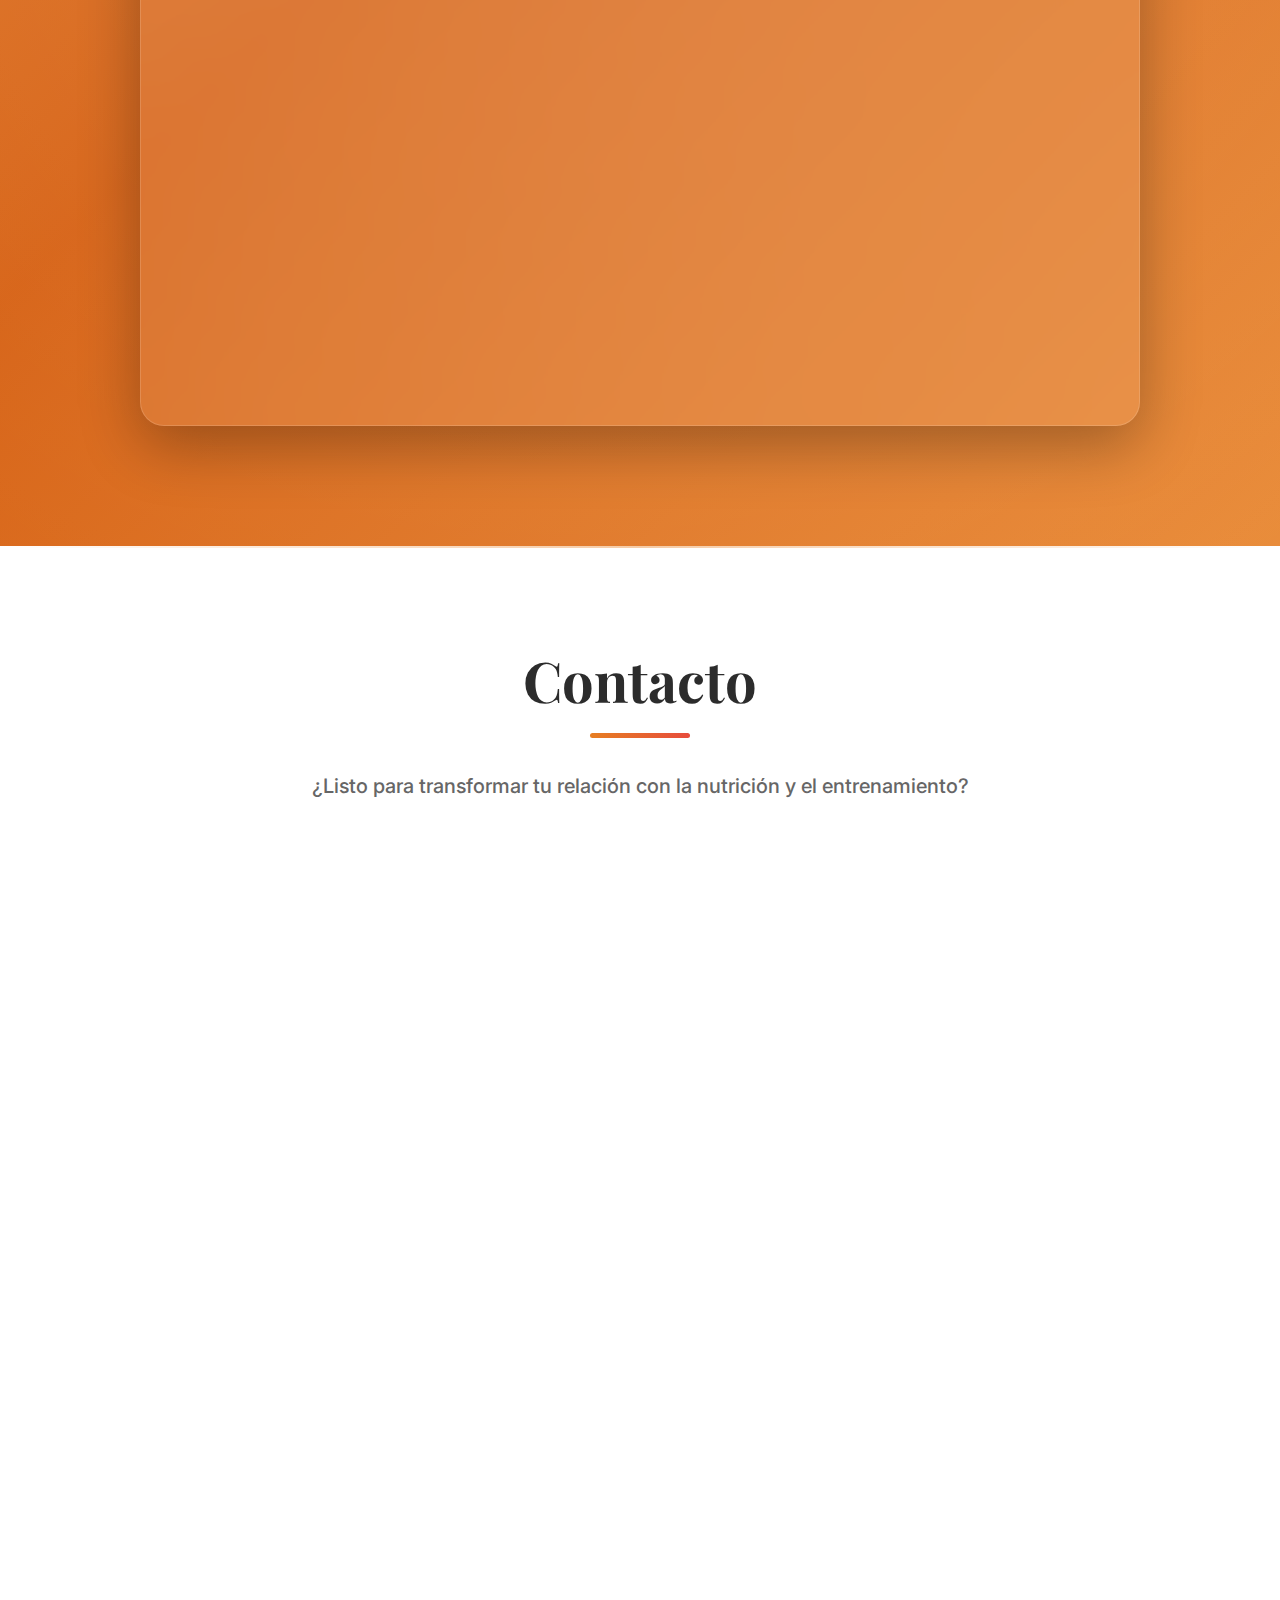
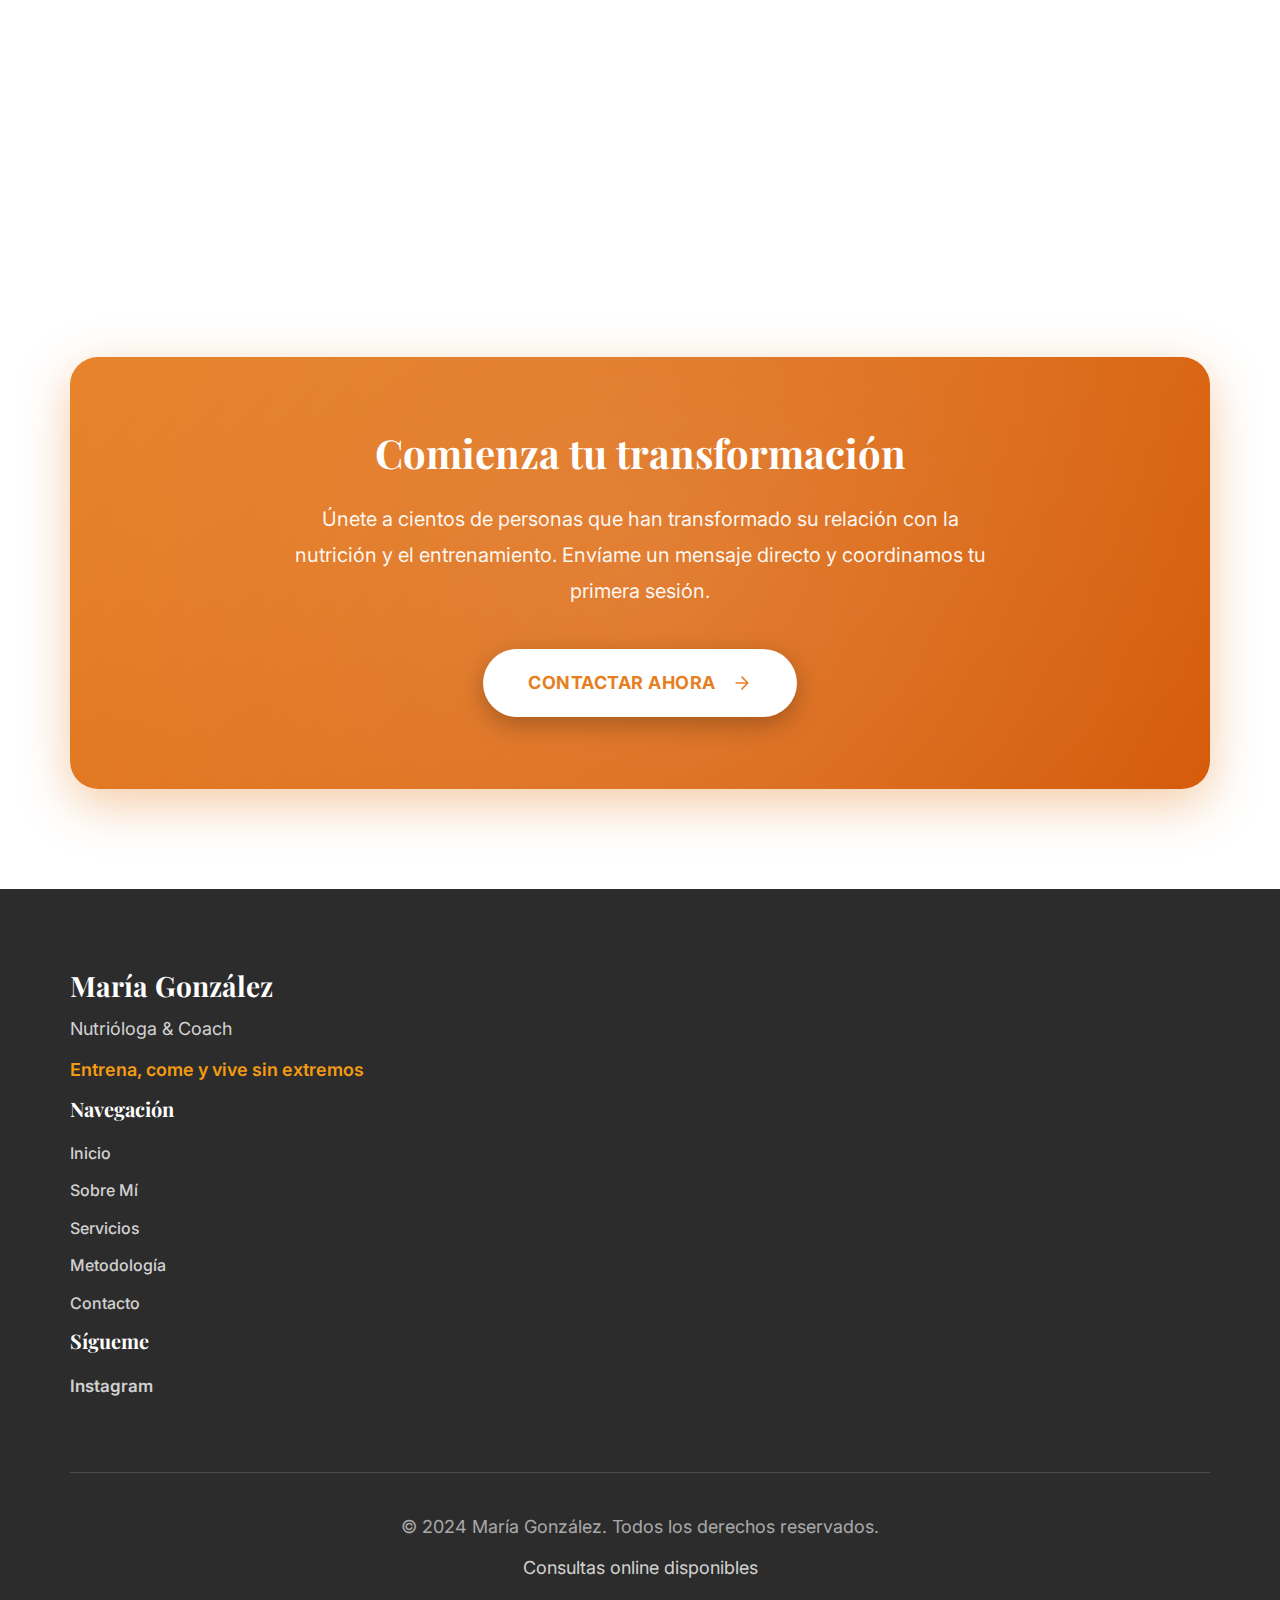
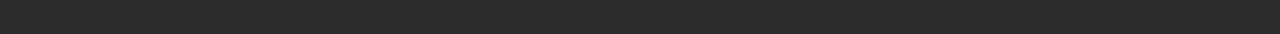
<file: demos/Maria-Gonzalez/index.html>
<!DOCTYPE html>
<html lang="es">
<head>
    <meta charset="UTF-8">
    <meta name="viewport" content="width=device-width, initial-scale=1.0">
    <meta name="description" content="María González - Nutrióloga & Coach. Entrena, come y vive sin extremos. Especialista en Deporte de Alto Rendimiento.">
    <title>María González - Nutrióloga & Coach</title>
    <link rel="icon" type="image/svg+xml" href="favicon.svg">
    <link rel="apple-touch-icon" href="favicon.svg">
    <meta name="theme-color" content="#E67E22">
    <link href="https://cdn.jsdelivr.net/npm/bootstrap@5.3.2/dist/css/bootstrap.min.css" rel="stylesheet" integrity="sha384-T3c6CoIi6uLrA9TneNEoa7RxnatzjcDSCmG1MXxSR1GAsXEV/Dwwykc2MPK8M2HN" crossorigin="anonymous">
    <link rel="stylesheet" href="https://cdn.jsdelivr.net/npm/bootstrap-icons@1.11.1/font/bootstrap-icons.css">
    <link rel="stylesheet" href="styles.css">
    <link rel="preconnect" href="https://fonts.googleapis.com">
    <link rel="preconnect" href="https://fonts.gstatic.com" crossorigin>
    <link href="https://fonts.googleapis.com/css2?family=Inter:wght@300;400;500;600;700;800&family=Playfair+Display:wght@400;500;600;700&display=swap" rel="stylesheet">
</head>
<body>
    <!-- Navigation -->
    <nav class="navbar">
        <div class="container">
            <div class="nav-wrapper">
                <div class="logo">María González</div>
                <button class="menu-toggle" id="menuToggle" aria-label="Toggle menu">
                    <span></span>
                    <span></span>
                    <span></span>
                </button>
                <ul class="nav-menu" id="navMenu">
                    <li><a href="#inicio">Inicio</a></li>
                    <li><a href="#sobre-mi">Sobre Mí</a></li>
                    <li><a href="#servicios">Servicios</a></li>
                    <li><a href="#metodologia">Metodología</a></li>
                    <li><a href="#contacto">Contacto</a></li>
                    <li><a href="/login" class="btn-nav-acceder"><i class="bi bi-box-arrow-in-right me-1"></i>Acceder</a></li>
                </ul>
            </div>
        </div>
    </nav>

    <!-- Hero Section -->
    <!-- 
    INSTRUCCIONES PARA AGREGAR IMÁGENES DE FONDO:
    
    1. HERO (Sección principal):
       - Nombre del archivo: 'hero-background.jpg'
       - Ubicación: Misma carpeta que index.html
       - Recomendación: Imagen de alguien haciendo ejercicios (gimnasio, entrenamiento, deporte)
       - Tamaño recomendado: 1920x1080px o mayor
       - Formato: JPG, PNG o WebP
       
    2. METODOLOGÍA:
       - Nombre del archivo: 'methodology-background.jpg'
       - Ubicación: Misma carpeta que index.html
       - Recomendación: Imagen de entrenamiento/deporte/coaching
       - Tamaño recomendado: 1920x1080px o mayor
       - Formato: JPG, PNG o WebP
       
    Las imágenes se ajustarán automáticamente y tendrán overlays para mantener la legibilidad del texto.
    Si no agregas las imágenes, se mostrará un gradiente de color como respaldo.
    -->
    <section id="inicio" class="hero">
        <div class="hero-background"></div>
        <div class="container">
            <div class="hero-content">
                <div class="hero-badge">
                    <span>Nutrióloga & Coach</span>
                </div>
                <h1 class="hero-title">María González</h1>
                <p class="hero-subtitle" id="typewriter"></p>
                <p class="hero-credentials">MSc activo en Deporte de Alto Rendimiento</p>
                <div class="hero-buttons d-flex flex-wrap gap-3 justify-content-center">
                    <a href="#contacto" class="btn btn-primary">Comenzar Ahora</a>
                    <a href="#servicios" class="btn btn-secondary">Ver Servicios</a>
                </div>
            </div>
        </div>
    </section>

    <!-- About Section -->
    <section id="sobre-mi" class="about">
        <div class="container">
            <div class="section-header">
                <h2 class="section-title">Sobre Mí</h2>
                <div class="title-underline"></div>
            </div>
            <div class="about-content">
                <div class="about-wrapper row g-5 align-items-center">
                    <div class="about-image col-lg-4 col-md-6">
                        <div class="image-placeholder">
                            <!-- Reemplazar con: <img src="ruta/a/foto-profesional.jpg" alt="María González - Nutrióloga & Coach"> -->
                            <span class="image-icon">MG</span>
                            <p class="image-text">Foto profesional</p>
                        </div>
                    </div>
                    <div class="about-text col-lg-8 col-md-6">
                        <p class="lead">Soy María González, nutrióloga y coach especializada en deporte de alto rendimiento. Mi enfoque combina nutrición científica con coaching personalizado para ayudarte a alcanzar tus objetivos sin extremos.</p>
                        <p>Con una Maestría activa en Deporte de Alto Rendimiento, trabajo con atletas y personas activas que buscan optimizar su rendimiento, mejorar su composición corporal y desarrollar una relación saludable con la comida y el entrenamiento.</p>
                        <p>Mi filosofía se basa en el equilibrio: puedes entrenar fuerte, comer bien y disfrutar de la vida sin restricciones extremas ni dietas imposibles. Te ayudo a encontrar tu balance único entre rendimiento, salud y bienestar.</p>
                        <div class="credentials row g-4">
                            <div class="credential-item col-md-4">
                                <h4>MSc en Deporte de Alto Rendimiento</h4>
                                <p>Especialización activa</p>
                            </div>
                            <div class="credential-item col-md-4">
                                <h4>Nutrióloga Certificada</h4>
                                <p>Licenciatura en Nutriología</p>
                            </div>
                            <div class="credential-item col-md-4">
                                <h4>Coach Personal</h4>
                                <p>Entrenamiento y nutrición integrados</p>
                            </div>
                        </div>
                    </div>
                </div>
            </div>
        </div>
    </section>

    <!-- Services Section -->
    <section id="servicios" class="services">
        <div class="container">
            <div class="section-header">
                <h2 class="section-title">Servicios</h2>
                <div class="title-underline"></div>
                <p class="section-subtitle">Programas integrales de nutrición y coaching para alcanzar tus objetivos</p>
            </div>
            <div class="services-grid row g-4">
                <div class="service-card col-lg-4 col-md-6">
                    <div class="service-icon">
                        <svg width="32" height="32" viewBox="0 0 24 24" fill="none" xmlns="http://www.w3.org/2000/svg">
                            <path d="M12 2L2 7l10 5 10-5-10-5zM2 17l10 5 10-5M2 12l10 5 10-5" stroke="currentColor" stroke-width="2" stroke-linecap="round" stroke-linejoin="round"/>
                        </svg>
                    </div>
                    <h3>Coaching Nutricional</h3>
                    <p>Plan nutricional personalizado adaptado a tus objetivos deportivos, estilo de vida y preferencias alimentarias.</p>
                </div>
                <div class="service-card col-lg-4 col-md-6">
                    <div class="service-icon">
                        <svg width="32" height="32" viewBox="0 0 24 24" fill="none" xmlns="http://www.w3.org/2000/svg">
                            <path d="M22 12h-4l-3 9L9 3l-3 9H2" stroke="currentColor" stroke-width="2" stroke-linecap="round" stroke-linejoin="round"/>
                        </svg>
                    </div>
                    <h3>Nutrición Deportiva</h3>
                    <p>Optimización nutricional para mejorar rendimiento, recuperación y composición corporal en deportistas.</p>
                </div>
                <div class="service-card col-lg-4 col-md-6">
                    <div class="service-icon">
                        <svg width="32" height="32" viewBox="0 0 24 24" fill="none" xmlns="http://www.w3.org/2000/svg">
                            <path d="M17 21v-2a4 4 0 0 0-4-4H5a4 4 0 0 0-4 4v2" stroke="currentColor" stroke-width="2" stroke-linecap="round" stroke-linejoin="round"/>
                            <circle cx="9" cy="7" r="4" stroke="currentColor" stroke-width="2" stroke-linecap="round" stroke-linejoin="round"/>
                            <path d="M23 21v-2a4 4 0 0 0-3-3.87M16 3.13a4 4 0 0 1 0 7.75" stroke="currentColor" stroke-width="2" stroke-linecap="round" stroke-linejoin="round"/>
                        </svg>
                    </div>
                    <h3>Coaching Personal</h3>
                    <p>Acompañamiento integral para desarrollar hábitos sostenibles que combinen entrenamiento, nutrición y bienestar mental.</p>
                </div>
                <div class="service-card col-lg-4 col-md-6">
                    <div class="service-icon">
                        <svg width="32" height="32" viewBox="0 0 24 24" fill="none" xmlns="http://www.w3.org/2000/svg">
                            <path d="M21 16V8a2 2 0 0 0-1-1.73l-7-4a2 2 0 0 0-2 0l-7 4A2 2 0 0 0 3 8v8a2 2 0 0 0 1 1.73l7 4a2 2 0 0 0 2 0l7-4A2 2 0 0 0 21 16z" stroke="currentColor" stroke-width="2" stroke-linecap="round" stroke-linejoin="round"/>
                            <polyline points="3.27 6.96 12 12.01 20.73 6.96" stroke="currentColor" stroke-width="2" stroke-linecap="round" stroke-linejoin="round"/>
                            <line x1="12" y1="22.08" x2="12" y2="12" stroke="currentColor" stroke-width="2" stroke-linecap="round" stroke-linejoin="round"/>
                        </svg>
                    </div>
                    <h3>Programas Personalizados</h3>
                    <p>Planes completos que integran nutrición, entrenamiento y coaching adaptados a tu nivel y objetivos específicos.</p>
                </div>
                <div class="service-card col-lg-4 col-md-6">
                    <div class="service-icon">
                        <svg width="32" height="32" viewBox="0 0 24 24" fill="none" xmlns="http://www.w3.org/2000/svg">
                            <path d="M12 20h9M16.5 3.5a2.121 2.121 0 0 1 3 3L7 19l-4 1 1-4L16.5 3.5z" stroke="currentColor" stroke-width="2" stroke-linecap="round" stroke-linejoin="round"/>
                        </svg>
                    </div>
                    <h3>Seguimiento Continuo</h3>
                    <p>Acompañamiento constante con ajustes periódicos para mantenerte en el camino hacia tus objetivos.</p>
                </div>
                <div class="service-card col-lg-4 col-md-6">
                    <div class="service-icon">
                        <svg width="32" height="32" viewBox="0 0 24 24" fill="none" xmlns="http://www.w3.org/2000/svg">
                            <rect x="2" y="3" width="20" height="14" rx="2" ry="2" stroke="currentColor" stroke-width="2" stroke-linecap="round" stroke-linejoin="round"/>
                            <line x1="8" y1="21" x2="16" y2="21" stroke="currentColor" stroke-width="2" stroke-linecap="round" stroke-linejoin="round"/>
                            <line x1="12" y1="17" x2="12" y2="21" stroke="currentColor" stroke-width="2" stroke-linecap="round" stroke-linejoin="round"/>
                        </svg>
                    </div>
                    <h3>Consultas Online</h3>
                    <p>Sesiones virtuales desde cualquier lugar, adaptadas a tu zona horaria y disponibilidad.</p>
                </div>
            </div>
        </div>
    </section>

    <!-- Methodology Section -->
    <section id="metodologia" class="methodology">
        <div class="methodology-background"></div>
        <div class="methodology-overlay"></div>
        <div class="container">
            <div class="section-header">
                <h2 class="section-title">Mi Metodología</h2>
                <div class="title-underline"></div>
            </div>
            <div class="methodology-content">
                <div class="methodology-text">
                    <h3>Entrena, come y vive sin extremos</h3>
                    <p>Mi enfoque se basa en la ciencia aplicada al mundo real. No creo en las dietas extremas, los entrenamientos agotadores ni los enfoques que no puedes sostener a largo plazo.</p>
                    <p>Como nutrióloga y coach, trabajo contigo para crear un plan que se adapte a tu vida real: tus horarios, tus gustos, tus objetivos y tu nivel de actividad. La clave está en encontrar el equilibrio perfecto entre rendimiento y sostenibilidad.</p>
                    <p>Con mi formación en Deporte de Alto Rendimiento, aplico los mismos principios científicos que uso con atletas de élite, pero adaptados a tu realidad. Porque todos merecemos un enfoque profesional, sin importar tu nivel de experiencia.</p>
                    <div class="methodology-principles row g-4">
                        <div class="principle col-lg-3 col-md-6">
                            <h4>Ciencia Aplicada</h4>
                            <p>Evidencia científica adaptada a tu realidad</p>
                        </div>
                        <div class="principle col-lg-3 col-md-6">
                            <h4>Equilibrio Real</h4>
                            <p>Sin extremos, sin restricciones imposibles</p>
                        </div>
                        <div class="principle col-lg-3 col-md-6">
                            <h4>Coaching Integral</h4>
                            <p>Nutrición, entrenamiento y mentalidad</p>
                        </div>
                        <div class="principle col-lg-3 col-md-6">
                            <h4>Sostenibilidad</h4>
                            <p>Hábitos que puedes mantener de por vida</p>
                        </div>
                    </div>
                </div>
            </div>
        </div>
    </section>

    <!-- Contact Section -->
    <section id="contacto" class="contact">
        <div class="container">
            <div class="section-header">
                <h2 class="section-title">Contacto</h2>
                <div class="title-underline"></div>
                <p class="section-subtitle">¿Listo para transformar tu relación con la nutrición y el entrenamiento?</p>
            </div>
            <div class="contact-content">
                <div class="contact-cards row g-4 mb-5">
                    <div class="contact-card col-lg-4 col-md-6">
                        <div class="contact-card-icon">
                            <svg width="32" height="32" viewBox="0 0 24 24" fill="none" xmlns="http://www.w3.org/2000/svg">
                                <path d="M12 2C8.13 2 5 5.13 5 9c0 5.25 7 13 7 13s7-7.75 7-13c0-3.87-3.13-7-7-7zm0 9.5c-1.38 0-2.5-1.12-2.5-2.5s1.12-2.5 2.5-2.5 2.5 1.12 2.5 2.5-1.12 2.5-2.5 2.5z" fill="currentColor"/>
                            </svg>
                        </div>
                        <h3>Ubicación</h3>
                        <p>Consultas online disponibles</p>
                        <span class="contact-card-subtitle">Desde cualquier lugar del mundo</span>
                    </div>
                    <div class="contact-card col-lg-4 col-md-6">
                        <div class="contact-card-icon">
                            <svg width="32" height="32" viewBox="0 0 24 24" fill="none" xmlns="http://www.w3.org/2000/svg">
                                <path d="M12 2C6.48 2 2 6.48 2 12s4.48 10 10 10 10-4.48 10-10S17.52 2 12 2zm-2 15l-5-5 1.41-1.41L10 14.17l7.59-7.59L19 8l-9 9z" fill="currentColor"/>
                            </svg>
                        </div>
                        <h3>Disponibilidad</h3>
                        <p>Horarios flexibles</p>
                        <span class="contact-card-subtitle">Adaptado a tu zona horaria</span>
                    </div>
                    <div class="contact-card featured col-lg-4 col-md-6">
                        <div class="contact-card-icon">
                            <svg width="32" height="32" viewBox="0 0 24 24" fill="none" xmlns="http://www.w3.org/2000/svg">
                                <path d="M20 4H4c-1.1 0-1.99.9-1.99 2L2 18c0 1.1.9 2 2 2h16c1.1 0 2-.9 2-2V6c0-1.1-.9-2-2-2zm0 4l-8 5-8-5V6l8 5 8-5v2z" fill="currentColor"/>
                            </svg>
                        </div>
                        <h3>Instagram</h3>
                        <p>@nutricionista</p>
                        <a href="#" class="contact-card-link">
                            Enviar mensaje directo
                            <svg width="16" height="16" viewBox="0 0 24 24" fill="none" xmlns="http://www.w3.org/2000/svg">
                                <path d="M5 12h14M12 5l7 7-7 7" stroke="currentColor" stroke-width="2" stroke-linecap="round" stroke-linejoin="round"/>
                            </svg>
                        </a>
                    </div>
                </div>
                <div class="contact-cta-wrapper">
                    <div class="contact-cta">
                        <div class="cta-content">
                            <h3>Comienza tu transformación</h3>
                            <p>Únete a cientos de personas que han transformado su relación con la nutrición y el entrenamiento. Envíame un mensaje directo y coordinamos tu primera sesión.</p>
                        </div>
                        <a href="#contacto" class="btn btn-primary btn-large btn-cta">
                            <span>Contactar ahora</span>
                            <svg width="20" height="20" viewBox="0 0 24 24" fill="none" xmlns="http://www.w3.org/2000/svg">
                                <path d="M5 12h14M12 5l7 7-7 7" stroke="currentColor" stroke-width="2" stroke-linecap="round" stroke-linejoin="round"/>
                            </svg>
                        </a>
                    </div>
                </div>
            </div>
        </div>
    </section>

    <!-- Footer -->
    <footer class="footer">
        <div class="container">
            <div class="footer-content row g-4">
                <div class="footer-brand col-lg-4 col-md-6">
                    <h3>María González</h3>
                    <p>Nutrióloga & Coach</p>
                    <p class="footer-tagline">Entrena, come y vive sin extremos</p>
                </div>
                <div class="footer-links col-lg-4 col-md-6">
                    <h4>Navegación</h4>
                    <ul>
                        <li><a href="#inicio">Inicio</a></li>
                        <li><a href="#sobre-mi">Sobre Mí</a></li>
                        <li><a href="#servicios">Servicios</a></li>
                        <li><a href="#metodologia">Metodología</a></li>
                        <li><a href="#contacto">Contacto</a></li>
                    </ul>
                </div>
                <div class="footer-social col-lg-4 col-md-12">
                    <h4>Sígueme</h4>
                    <a href="#" class="social-link">
                        Instagram
                    </a>
                </div>
            </div>
            <div class="footer-bottom">
                <p>&copy; 2024 María González. Todos los derechos reservados.</p>
                <p class="footer-location">Consultas online disponibles</p>
            </div>
        </div>
    </footer>

    <script src="https://cdn.jsdelivr.net/npm/bootstrap@5.3.2/dist/js/bootstrap.bundle.min.js" integrity="sha384-C6RzsynM9kWDrMNeT87bh95OGNyZPhcTNXj1NW7RuBCsyN/o0jlpcV8Qyq46cDfL" crossorigin="anonymous"></script>
    <script src="index.js"></script>
</body>
</html>
</file>
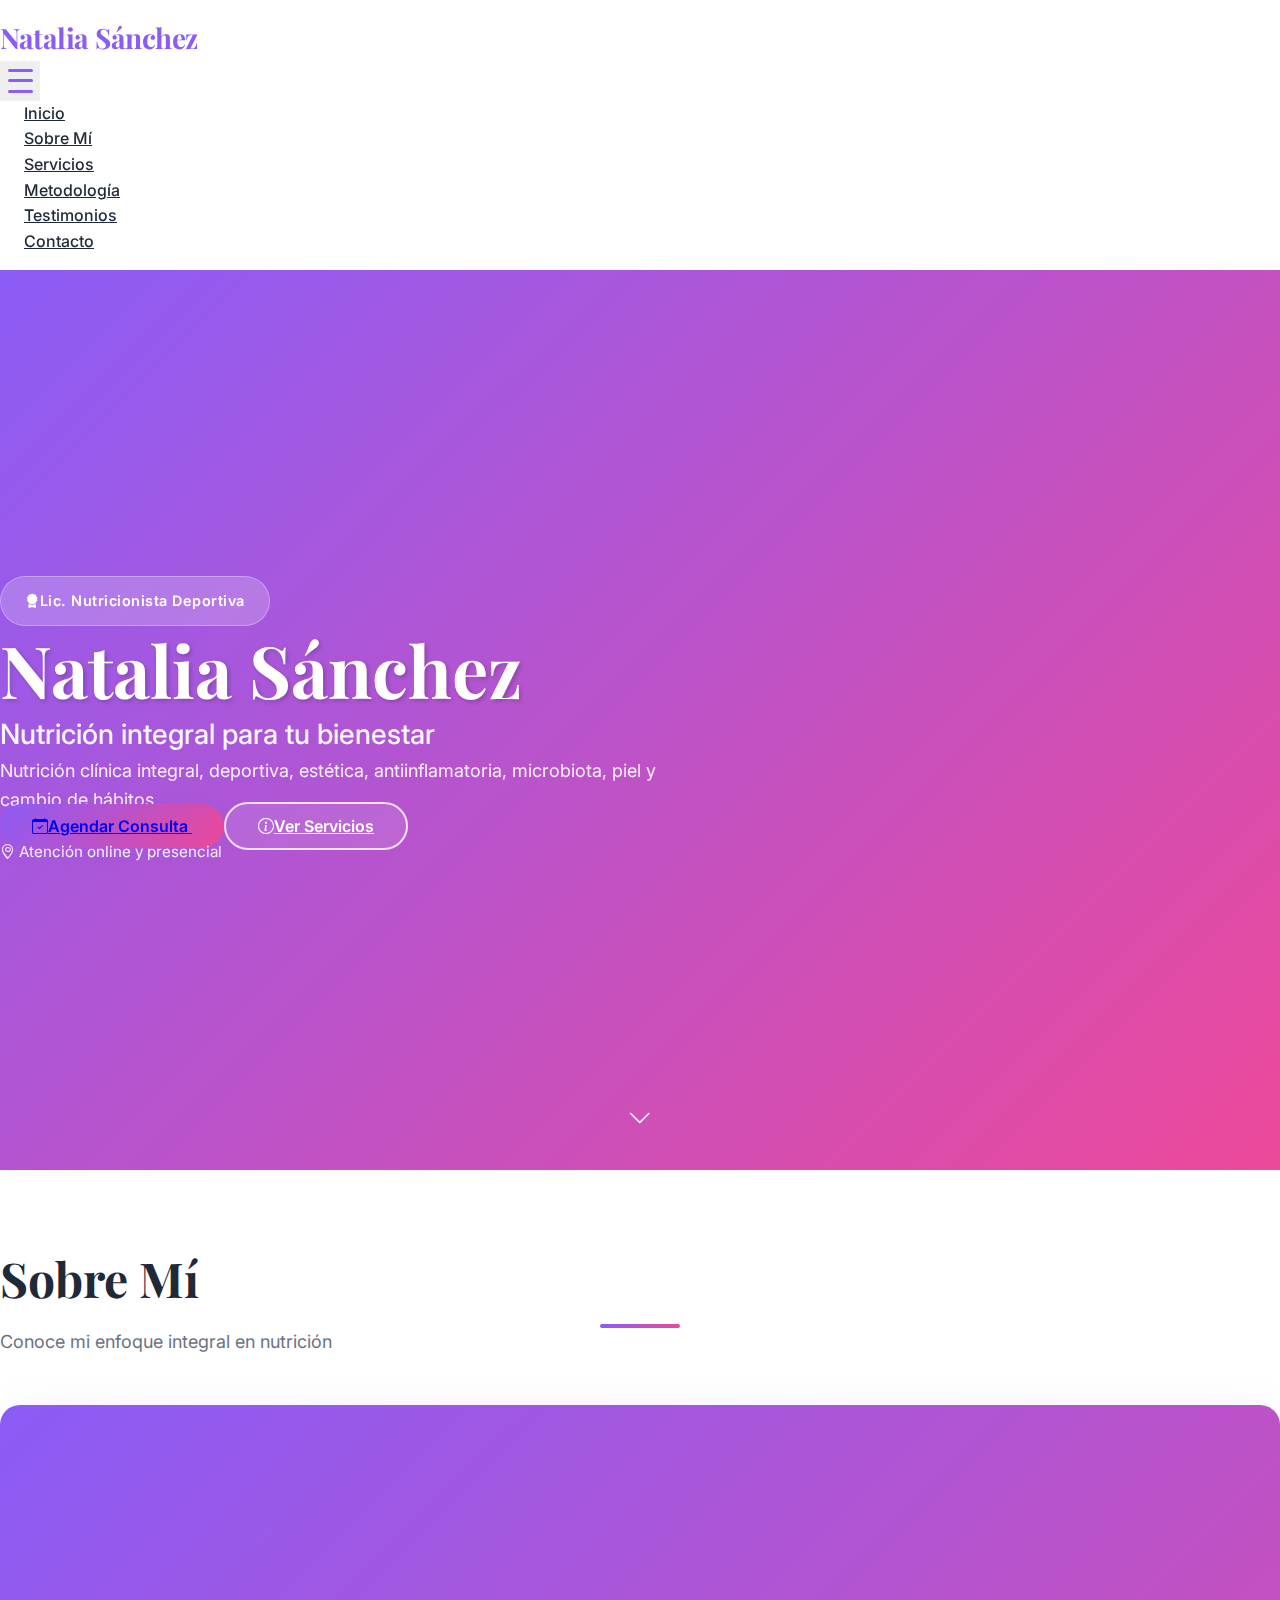
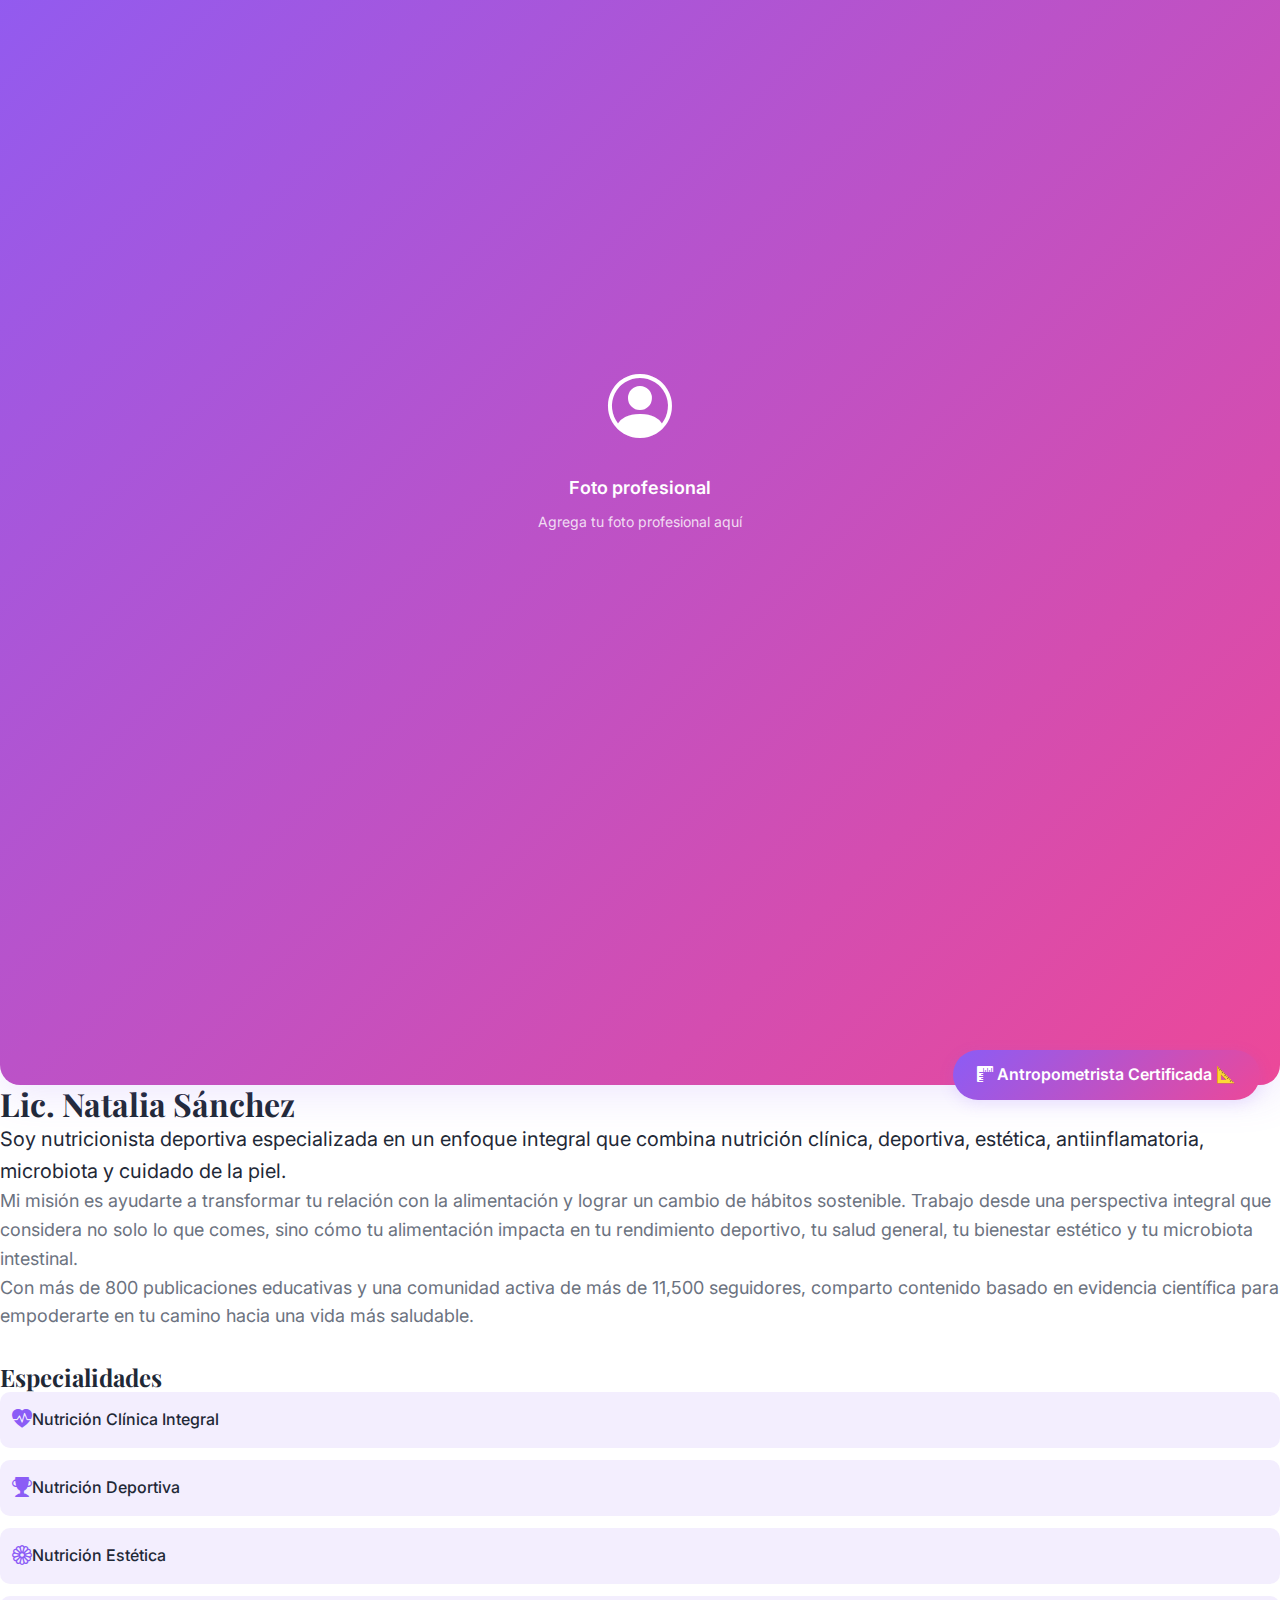
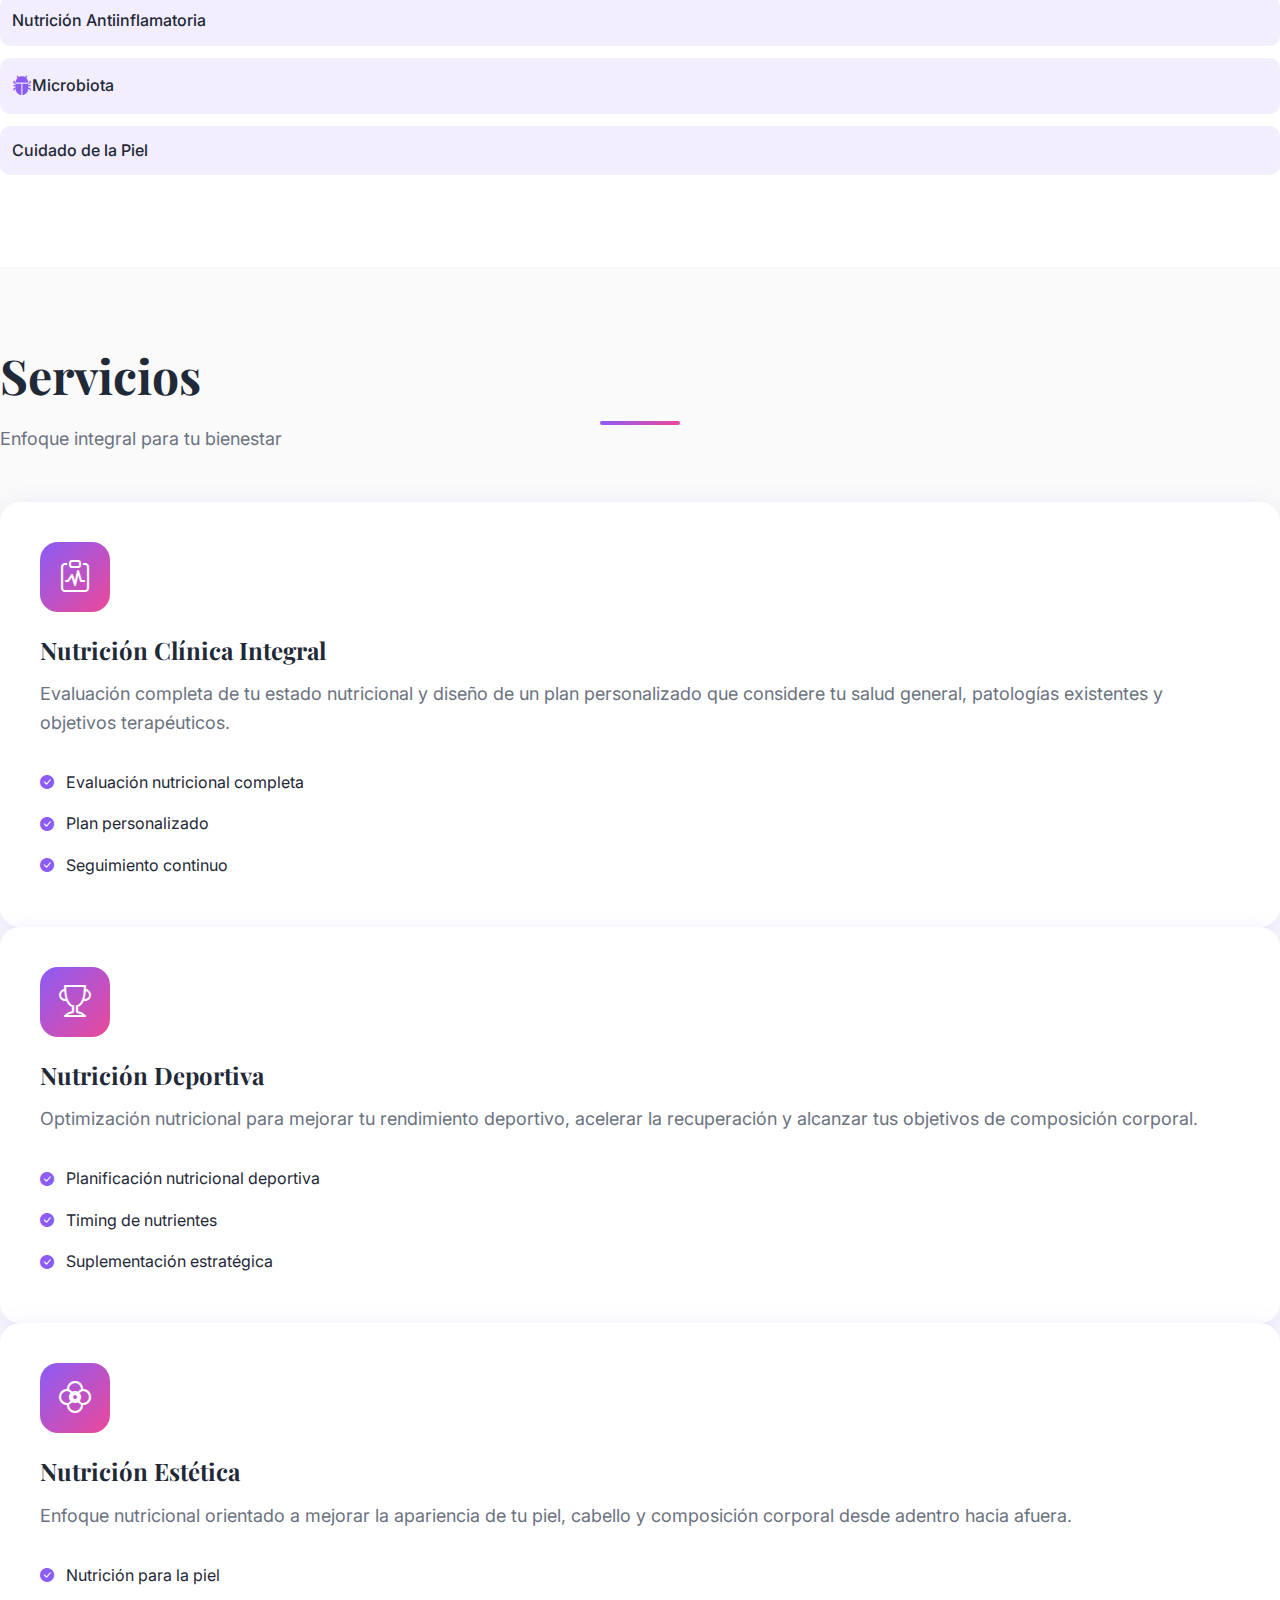
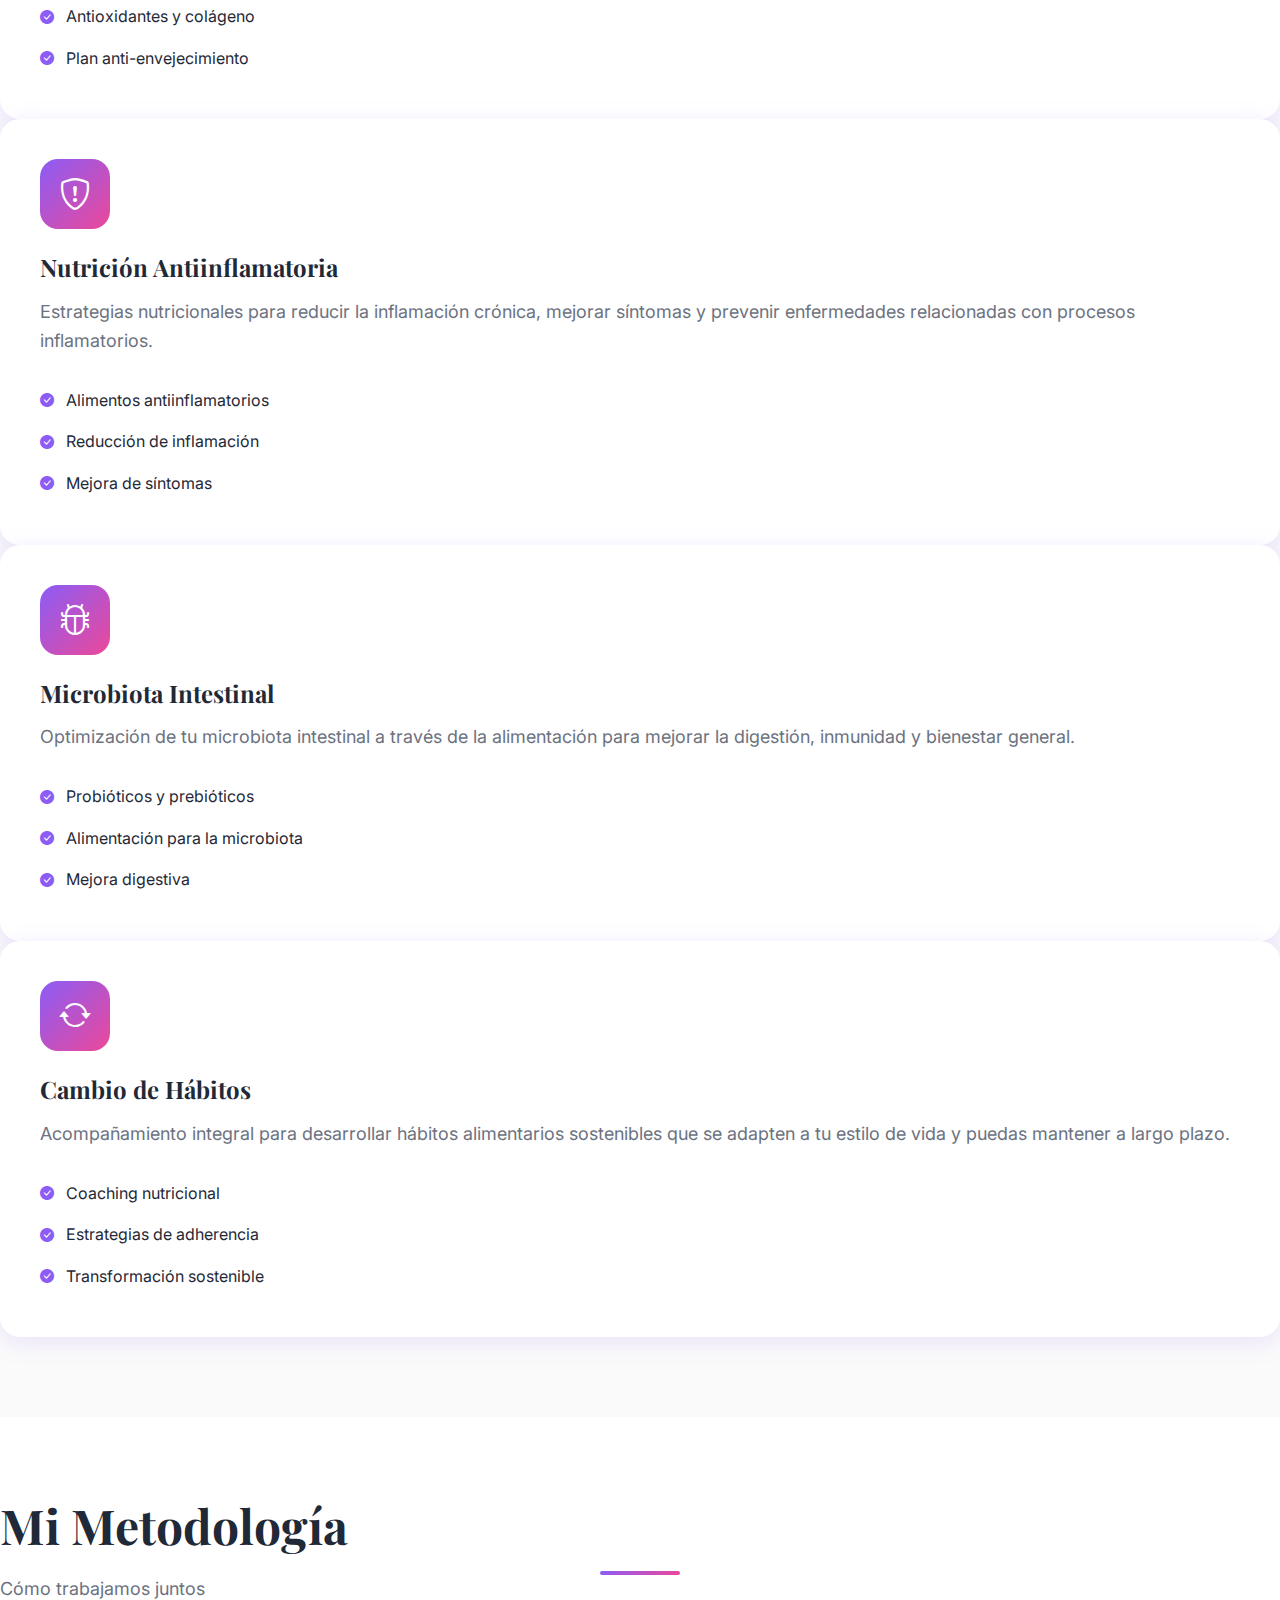
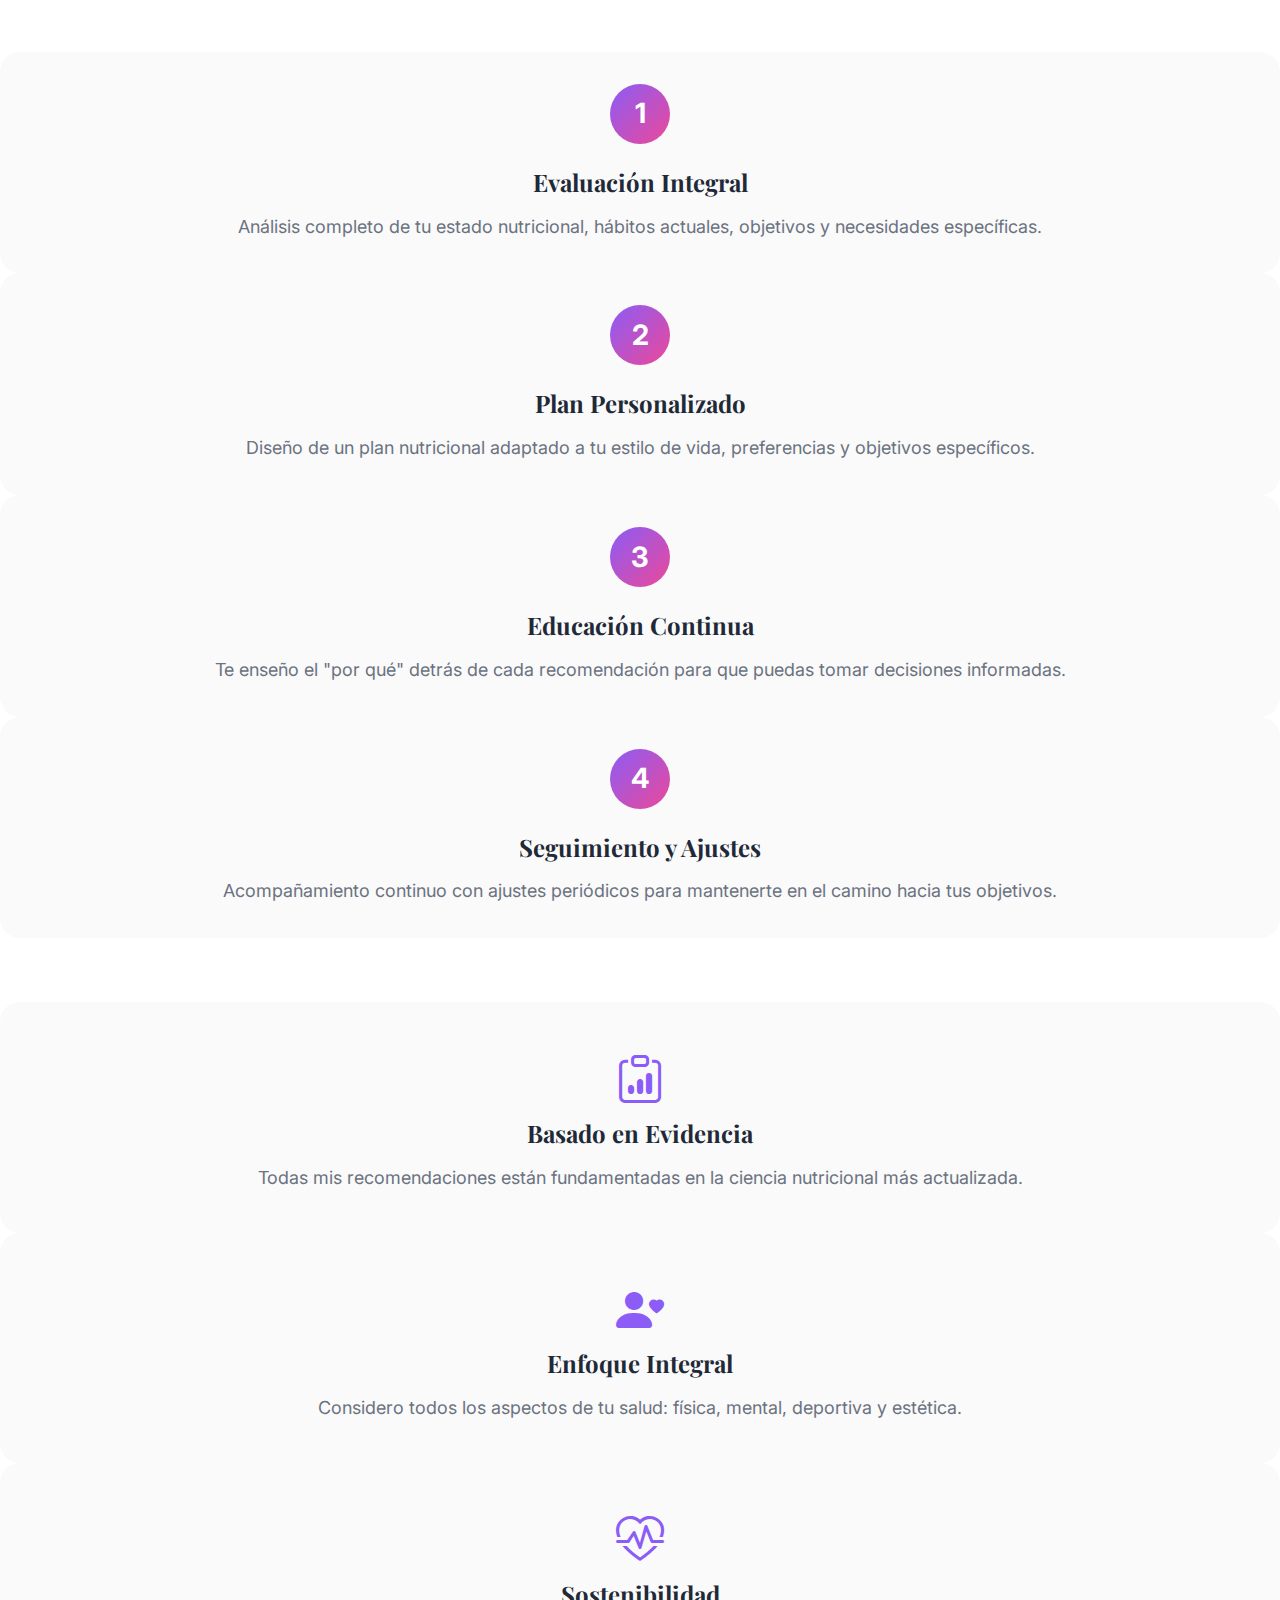
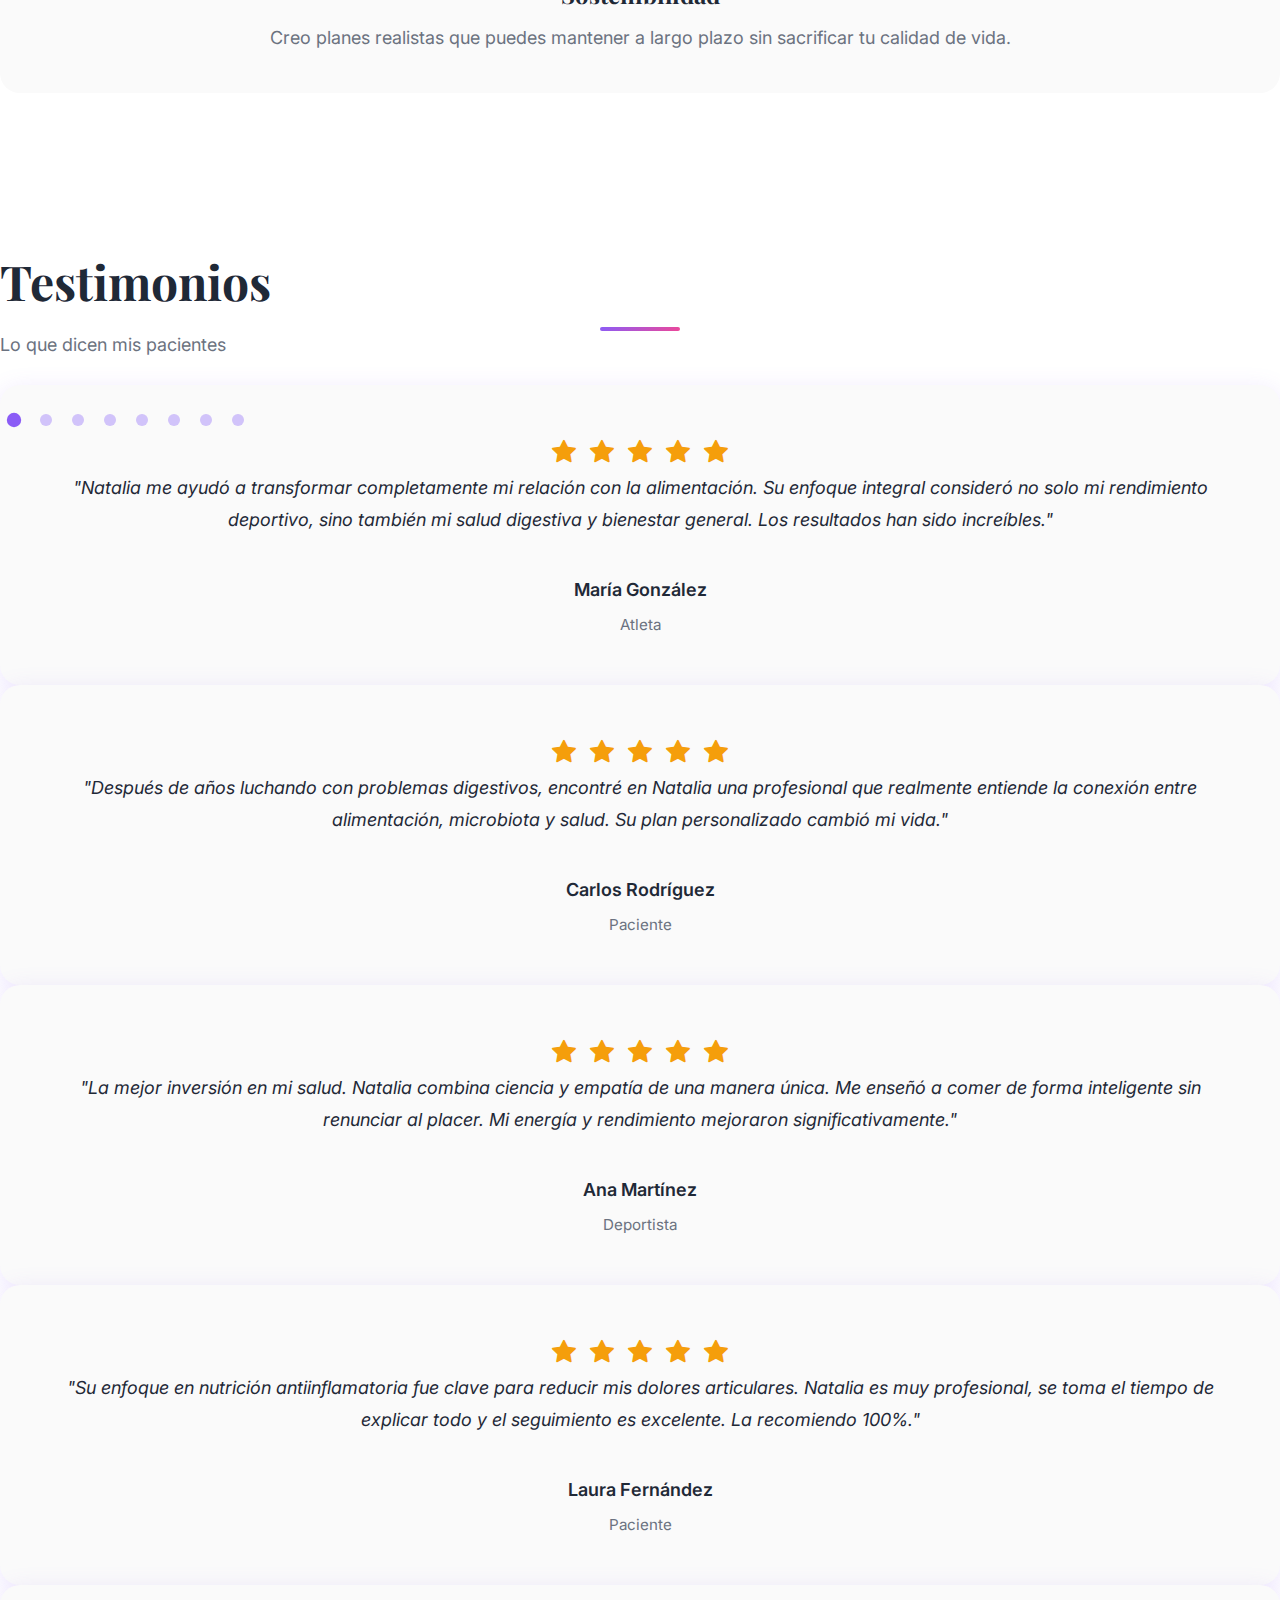
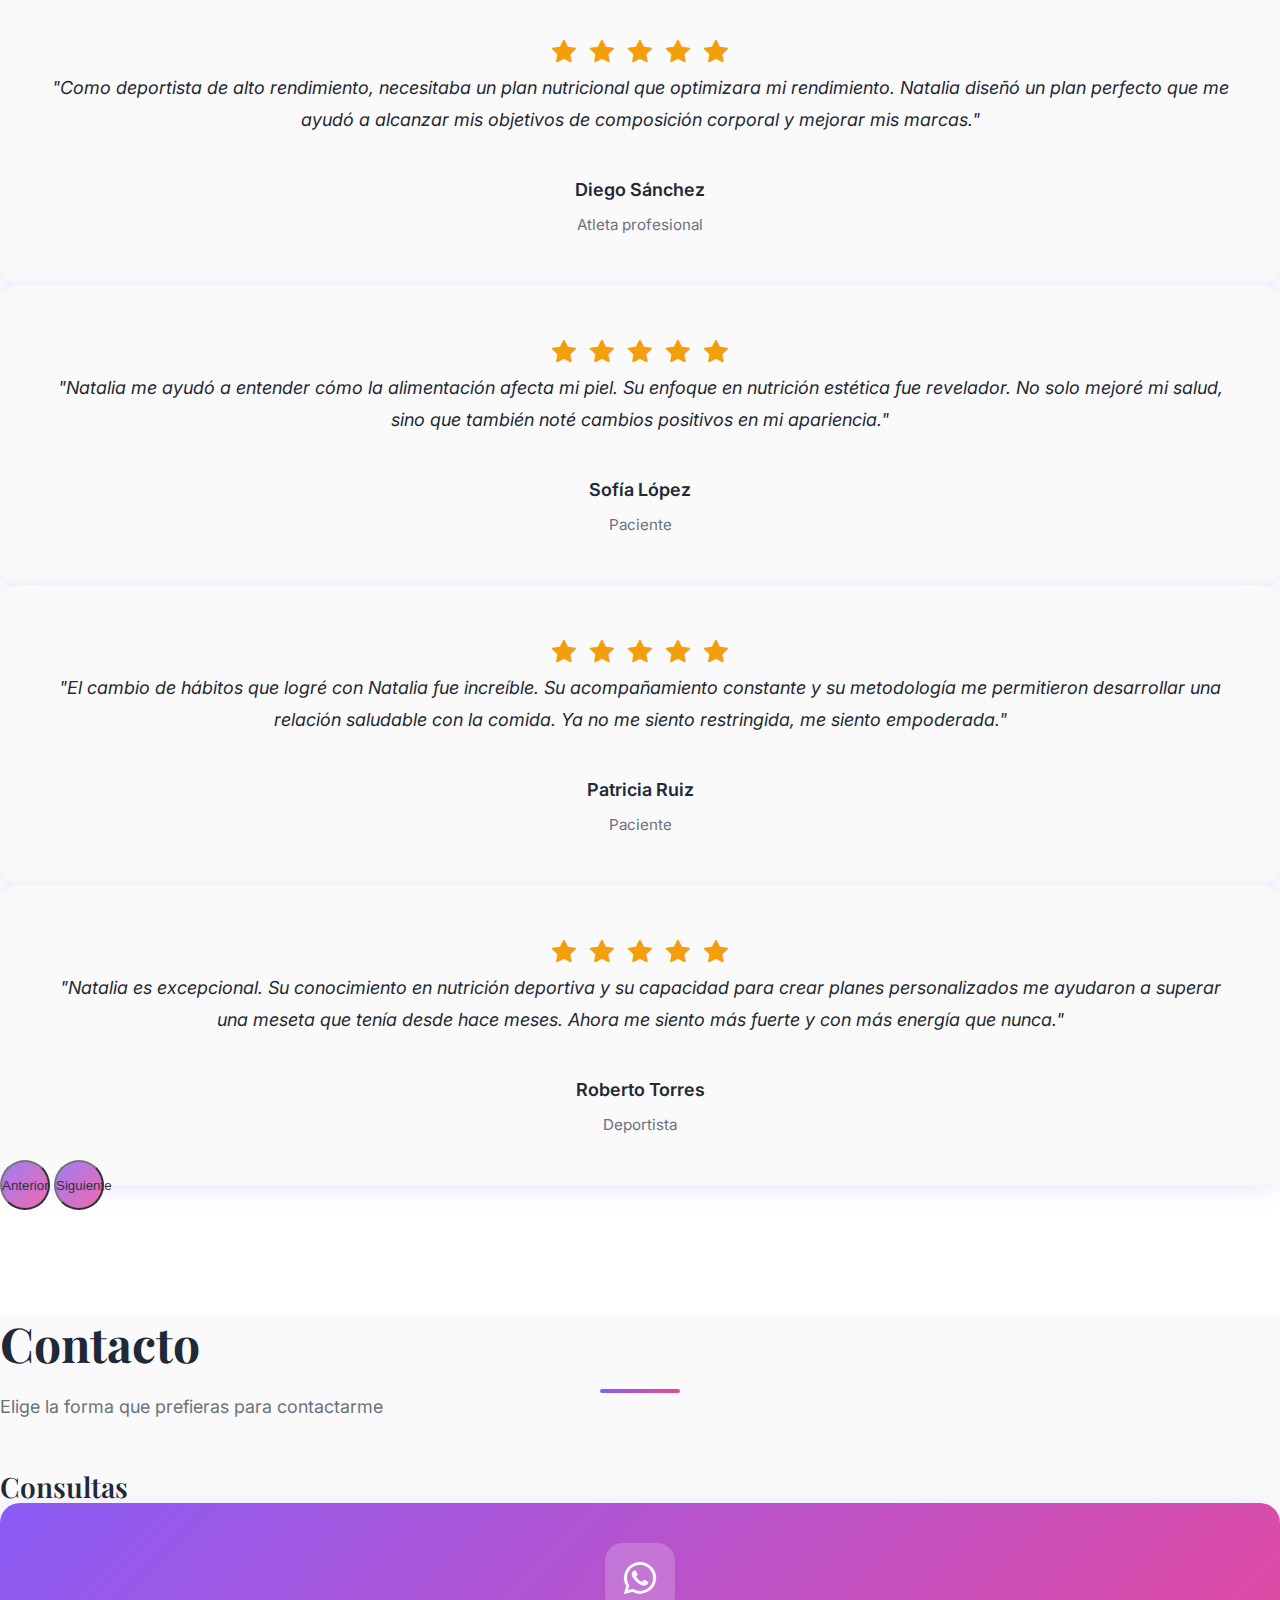
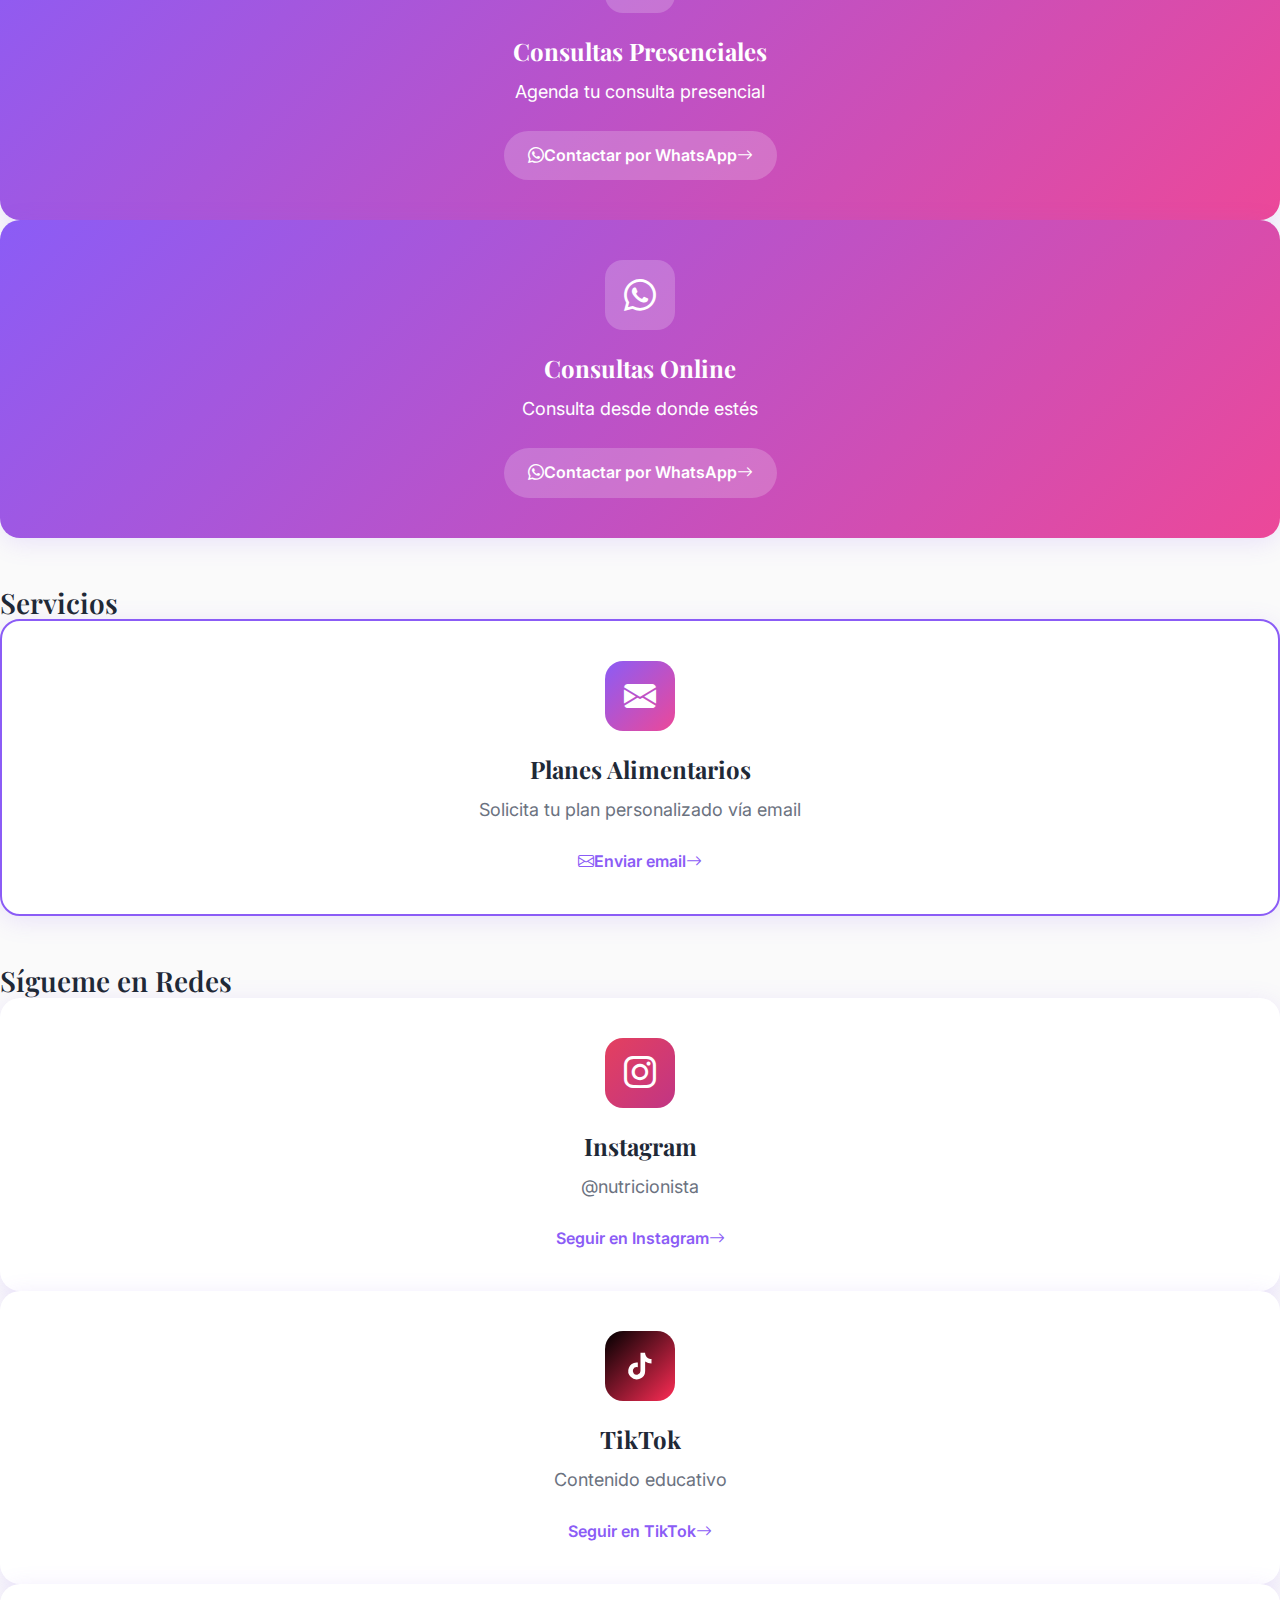
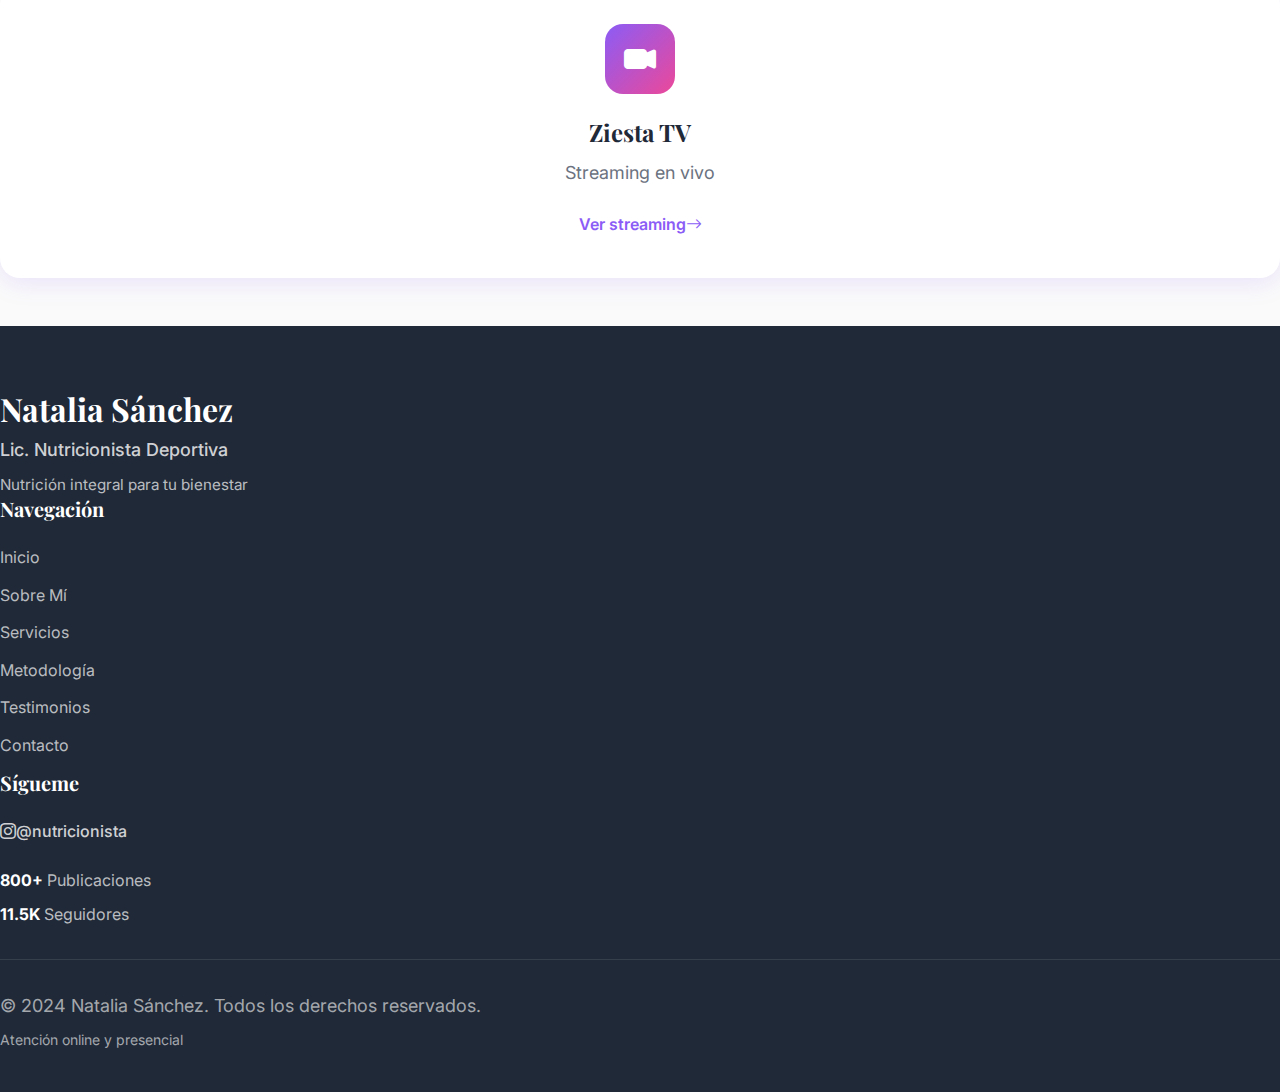
<file: demos/Natalia-Sanchez/index.html>
<!DOCTYPE html>
<html lang="es">
<head>
    <meta charset="UTF-8">
    <meta name="viewport" content="width=device-width, initial-scale=1.0">
    <meta name="description" content="Lic. Natalia Sánchez - Nutricionista Deportiva. Nutrición clínica integral, deportiva, estética, antiinflamatoria, microbiota y cambio de hábitos.">
    <title>Natalia Sánchez | Nutricionista Deportiva</title>
    <link rel="icon" type="image/svg+xml" href="favicon.svg">
    <link rel="apple-touch-icon" href="favicon.svg">
    <meta name="theme-color" content="#8B5CF6">
    <link href="https://cdn.jsdelivr.net/npm/bootstrap@5.3.2/dist/css/bootstrap.min.css" rel="stylesheet" integrity="sha384-T3c6CoIi6uLrA9TneNEoa7RxnatzjcDSCmG1MXxSR1GAsXEV/Dwwykc2MPK8M2HN" crossorigin="anonymous">
    <link rel="stylesheet" href="styles.css">
    <link rel="preconnect" href="https://fonts.googleapis.com">
    <link rel="preconnect" href="https://fonts.gstatic.com" crossorigin>
    <link href="https://fonts.googleapis.com/css2?family=Inter:wght@300;400;500;600;700;800&family=Playfair+Display:wght@400;500;600;700&display=swap" rel="stylesheet">
    <link rel="stylesheet" href="https://cdn.jsdelivr.net/npm/bootstrap-icons@1.11.1/font/bootstrap-icons.css">
</head>
<body>
    <!-- Navigation -->
    <nav class="navbar navbar-expand-lg fixed-top">
        <div class="container">
            <a class="navbar-brand" href="#inicio">Natalia Sánchez</a>
            <button class="navbar-toggler" type="button" data-bs-toggle="collapse" data-bs-target="#navbarNav" aria-controls="navbarNav" aria-expanded="false" aria-label="Toggle navigation">
                <span></span>
                <span></span>
                <span></span>
            </button>
            <div class="collapse navbar-collapse" id="navbarNav">
                <ul class="navbar-nav ms-auto">
                    <li class="nav-item">
                        <a class="nav-link" href="#inicio">Inicio</a>
                    </li>
                    <li class="nav-item">
                        <a class="nav-link" href="#sobre-mi">Sobre Mí</a>
                    </li>
                    <li class="nav-item">
                        <a class="nav-link" href="#servicios">Servicios</a>
                    </li>
                    <li class="nav-item">
                        <a class="nav-link" href="#metodologia">Metodología</a>
                    </li>
                    <li class="nav-item">
                        <a class="nav-link" href="#testimonios">Testimonios</a>
                    </li>
                    <li class="nav-item">
                        <a class="nav-link" href="#contacto">Contacto</a>
                    </li>
                </ul>
            </div>
        </div>
    </nav>

    <!-- Hero Section -->
    <section id="inicio" class="hero">
        <div class="hero-background"></div>
        <div class="hero-overlay"></div>
        <div class="container">
            <div class="row align-items-center min-vh-100">
                <div class="col-lg-8 mx-auto text-center">
                    <div class="hero-content">
                        <div class="hero-badge mb-4">
                            <span><i class="bi bi-award-fill me-2"></i>Lic. Nutricionista Deportiva</span>
                        </div>
                        <h1 class="hero-title mb-4">Natalia Sánchez</h1>
                        <p class="hero-subtitle mb-3">Nutrición integral para tu bienestar</p>
                        <p class="hero-description mb-4">
                            Nutrición clínica integral, deportiva, estética, antiinflamatoria, microbiota, piel y cambio de hábitos
                        </p>
                        <div class="hero-buttons d-flex flex-wrap gap-3 justify-content-center">
                            <a href="#contacto" class="btn btn-primary btn-lg">
                                <i class="bi bi-calendar-check me-2"></i>Agendar Consulta
                            </a>
                            <a href="#servicios" class="btn btn-outline-light btn-lg">
                                <i class="bi bi-info-circle me-2"></i>Ver Servicios
                            </a>
                        </div>
                        <div class="hero-location mt-4">
                            <i class="bi bi-geo-alt me-2"></i>
                            <span>Atención online y presencial</span>
                        </div>
                    </div>
                </div>
            </div>
        </div>
        <div class="scroll-indicator">
            <i class="bi bi-chevron-down"></i>
        </div>
    </section>

    <!-- About Section -->
    <section id="sobre-mi" class="about py-5">
        <div class="container">
            <div class="section-header text-center mb-5">
                <h2 class="section-title">Sobre Mí</h2>
                <div class="title-underline mx-auto"></div>
                <p class="section-subtitle mt-4">Conoce mi enfoque integral en nutrición</p>
            </div>
            <div class="row g-5 align-items-center">
                <div class="col-lg-5">
                    <div class="about-image-wrapper">
                        <div class="about-image">
                            <div class="image-placeholder">
                                <i class="bi bi-person-circle"></i>
                                <p>Foto profesional</p>
                                <small>Agrega tu foto profesional aquí</small>
                            </div>
                        </div>
                        <div class="about-badge">
                            <i class="bi bi-rulers me-2"></i>
                            <span>Antropometrista Certificada 📐</span>
                        </div>
                    </div>
                </div>
                <div class="col-lg-7">
                    <div class="about-content">
                        <h3 class="about-name mb-4">Lic. Natalia Sánchez</h3>
                        <p class="lead mb-4">
                            Soy nutricionista deportiva especializada en un enfoque integral que combina nutrición clínica, deportiva, estética, antiinflamatoria, microbiota y cuidado de la piel.
                        </p>
                        <p class="mb-4">
                            Mi misión es ayudarte a transformar tu relación con la alimentación y lograr un cambio de hábitos sostenible. Trabajo desde una perspectiva integral que considera no solo lo que comes, sino cómo tu alimentación impacta en tu rendimiento deportivo, tu salud general, tu bienestar estético y tu microbiota intestinal.
                        </p>
                        <p class="mb-4">
                            Con más de 800 publicaciones educativas y una comunidad activa de más de 11,500 seguidores, comparto contenido basado en evidencia científica para empoderarte en tu camino hacia una vida más saludable.
                        </p>
                        <div class="specialties">
                            <h4 class="mb-3">Especialidades</h4>
                            <div class="row g-3">
                                <div class="col-md-6">
                                    <div class="specialty-item">
                                        <i class="bi bi-heart-pulse-fill me-2"></i>
                                        <span>Nutrición Clínica Integral</span>
                                    </div>
                                </div>
                                <div class="col-md-6">
                                    <div class="specialty-item">
                                        <i class="bi bi-trophy-fill me-2"></i>
                                        <span>Nutrición Deportiva</span>
                                    </div>
                                </div>
                                <div class="col-md-6">
                                    <div class="specialty-item">
                                        <i class="bi bi-flower1 me-2"></i>
                                        <span>Nutrición Estética</span>
                                    </div>
                                </div>
                                <div class="col-md-6">
                                    <div class="specialty-item">
                                        <i class="bi bi-shield-check-fill me-2"></i>
                                        <span>Nutrición Antiinflamatoria</span>
                                    </div>
                                </div>
                                <div class="col-md-6">
                                    <div class="specialty-item">
                                        <i class="bi bi-bug-fill me-2"></i>
                                        <span>Microbiota</span>
                                    </div>
                                </div>
                                <div class="col-md-6">
                                    <div class="specialty-item">
                                        <i class="bi bi-skin me-2"></i>
                                        <span>Cuidado de la Piel</span>
                                    </div>
                                </div>
                            </div>
                        </div>
                    </div>
                </div>
            </div>
        </div>
    </section>

    <!-- Services Section -->
    <section id="servicios" class="services py-5">
        <div class="container">
            <div class="section-header text-center mb-5">
                <h2 class="section-title">Servicios</h2>
                <div class="title-underline mx-auto"></div>
                <p class="section-subtitle mt-4">Enfoque integral para tu bienestar</p>
            </div>
            <div class="row g-4">
                <div class="col-lg-4 col-md-6">
                    <div class="service-card">
                        <div class="service-icon">
                            <i class="bi bi-clipboard-pulse"></i>
                        </div>
                        <h3>Nutrición Clínica Integral</h3>
                        <p>Evaluación completa de tu estado nutricional y diseño de un plan personalizado que considere tu salud general, patologías existentes y objetivos terapéuticos.</p>
                        <ul class="service-features">
                            <li><i class="bi bi-check-circle-fill"></i> Evaluación nutricional completa</li>
                            <li><i class="bi bi-check-circle-fill"></i> Plan personalizado</li>
                            <li><i class="bi bi-check-circle-fill"></i> Seguimiento continuo</li>
                        </ul>
                    </div>
                </div>
                <div class="col-lg-4 col-md-6">
                    <div class="service-card">
                        <div class="service-icon">
                            <i class="bi bi-trophy"></i>
                        </div>
                        <h3>Nutrición Deportiva</h3>
                        <p>Optimización nutricional para mejorar tu rendimiento deportivo, acelerar la recuperación y alcanzar tus objetivos de composición corporal.</p>
                        <ul class="service-features">
                            <li><i class="bi bi-check-circle-fill"></i> Planificación nutricional deportiva</li>
                            <li><i class="bi bi-check-circle-fill"></i> Timing de nutrientes</li>
                            <li><i class="bi bi-check-circle-fill"></i> Suplementación estratégica</li>
                        </ul>
                    </div>
                </div>
                <div class="col-lg-4 col-md-6">
                    <div class="service-card">
                        <div class="service-icon">
                            <i class="bi bi-flower2"></i>
                        </div>
                        <h3>Nutrición Estética</h3>
                        <p>Enfoque nutricional orientado a mejorar la apariencia de tu piel, cabello y composición corporal desde adentro hacia afuera.</p>
                        <ul class="service-features">
                            <li><i class="bi bi-check-circle-fill"></i> Nutrición para la piel</li>
                            <li><i class="bi bi-check-circle-fill"></i> Antioxidantes y colágeno</li>
                            <li><i class="bi bi-check-circle-fill"></i> Plan anti-envejecimiento</li>
                        </ul>
                    </div>
                </div>
                <div class="col-lg-4 col-md-6">
                    <div class="service-card">
                        <div class="service-icon">
                            <i class="bi bi-shield-exclamation"></i>
                        </div>
                        <h3>Nutrición Antiinflamatoria</h3>
                        <p>Estrategias nutricionales para reducir la inflamación crónica, mejorar síntomas y prevenir enfermedades relacionadas con procesos inflamatorios.</p>
                        <ul class="service-features">
                            <li><i class="bi bi-check-circle-fill"></i> Alimentos antiinflamatorios</li>
                            <li><i class="bi bi-check-circle-fill"></i> Reducción de inflamación</li>
                            <li><i class="bi bi-check-circle-fill"></i> Mejora de síntomas</li>
                        </ul>
                    </div>
                </div>
                <div class="col-lg-4 col-md-6">
                    <div class="service-card">
                        <div class="service-icon">
                            <i class="bi bi-bug"></i>
                        </div>
                        <h3>Microbiota Intestinal</h3>
                        <p>Optimización de tu microbiota intestinal a través de la alimentación para mejorar la digestión, inmunidad y bienestar general.</p>
                        <ul class="service-features">
                            <li><i class="bi bi-check-circle-fill"></i> Probióticos y prebióticos</li>
                            <li><i class="bi bi-check-circle-fill"></i> Alimentación para la microbiota</li>
                            <li><i class="bi bi-check-circle-fill"></i> Mejora digestiva</li>
                        </ul>
                    </div>
                </div>
                <div class="col-lg-4 col-md-6">
                    <div class="service-card">
                        <div class="service-icon">
                            <i class="bi bi-arrow-repeat"></i>
                        </div>
                        <h3>Cambio de Hábitos</h3>
                        <p>Acompañamiento integral para desarrollar hábitos alimentarios sostenibles que se adapten a tu estilo de vida y puedas mantener a largo plazo.</p>
                        <ul class="service-features">
                            <li><i class="bi bi-check-circle-fill"></i> Coaching nutricional</li>
                            <li><i class="bi bi-check-circle-fill"></i> Estrategias de adherencia</li>
                            <li><i class="bi bi-check-circle-fill"></i> Transformación sostenible</li>
                        </ul>
                    </div>
                </div>
            </div>
        </div>
    </section>

    <!-- Methodology Section -->
    <section id="metodologia" class="methodology py-5">
        <div class="container">
            <div class="section-header text-center mb-5">
                <h2 class="section-title">Mi Metodología</h2>
                <div class="title-underline mx-auto"></div>
                <p class="section-subtitle mt-4">Cómo trabajamos juntos</p>
            </div>
            <div class="row g-4">
                <div class="col-lg-3 col-md-6">
                    <div class="method-step">
                        <div class="step-number">1</div>
                        <h4>Evaluación Integral</h4>
                        <p>Análisis completo de tu estado nutricional, hábitos actuales, objetivos y necesidades específicas.</p>
                    </div>
                </div>
                <div class="col-lg-3 col-md-6">
                    <div class="method-step">
                        <div class="step-number">2</div>
                        <h4>Plan Personalizado</h4>
                        <p>Diseño de un plan nutricional adaptado a tu estilo de vida, preferencias y objetivos específicos.</p>
                    </div>
                </div>
                <div class="col-lg-3 col-md-6">
                    <div class="method-step">
                        <div class="step-number">3</div>
                        <h4>Educación Continua</h4>
                        <p>Te enseño el "por qué" detrás de cada recomendación para que puedas tomar decisiones informadas.</p>
                    </div>
                </div>
                <div class="col-lg-3 col-md-6">
                    <div class="method-step">
                        <div class="step-number">4</div>
                        <h4>Seguimiento y Ajustes</h4>
                        <p>Acompañamiento continuo con ajustes periódicos para mantenerte en el camino hacia tus objetivos.</p>
                    </div>
                </div>
            </div>
            <div class="methodology-principles mt-5">
                <div class="row g-4">
                    <div class="col-lg-4">
                        <div class="principle-card">
                            <i class="bi bi-clipboard-data"></i>
                            <h4>Basado en Evidencia</h4>
                            <p>Todas mis recomendaciones están fundamentadas en la ciencia nutricional más actualizada.</p>
                        </div>
                    </div>
                    <div class="col-lg-4">
                        <div class="principle-card">
                            <i class="bi bi-person-heart"></i>
                            <h4>Enfoque Integral</h4>
                            <p>Considero todos los aspectos de tu salud: física, mental, deportiva y estética.</p>
                        </div>
                    </div>
                    <div class="col-lg-4">
                        <div class="principle-card">
                            <i class="bi bi-heart-pulse"></i>
                            <h4>Sostenibilidad</h4>
                            <p>Creo planes realistas que puedes mantener a largo plazo sin sacrificar tu calidad de vida.</p>
                        </div>
                    </div>
                </div>
            </div>
        </div>
    </section>

    <!-- Testimonials Section -->
    <section id="testimonios" class="testimonials py-5">
        <div class="container">
            <div class="section-header text-center mb-5">
                <h2 class="section-title">Testimonios</h2>
                <div class="title-underline mx-auto"></div>
                <p class="section-subtitle mt-4">Lo que dicen mis pacientes</p>
            </div>
            <div class="row">
                <div class="col-lg-10 mx-auto">
                    <div id="testimonialsCarousel" class="carousel slide" data-bs-ride="carousel" data-bs-interval="5000">
                        <div class="carousel-indicators">
                            <button type="button" data-bs-target="#testimonialsCarousel" data-bs-slide-to="0" class="active" aria-current="true" aria-label="Slide 1"></button>
                            <button type="button" data-bs-target="#testimonialsCarousel" data-bs-slide-to="1" aria-label="Slide 2"></button>
                            <button type="button" data-bs-target="#testimonialsCarousel" data-bs-slide-to="2" aria-label="Slide 3"></button>
                            <button type="button" data-bs-target="#testimonialsCarousel" data-bs-slide-to="3" aria-label="Slide 4"></button>
                            <button type="button" data-bs-target="#testimonialsCarousel" data-bs-slide-to="4" aria-label="Slide 5"></button>
                            <button type="button" data-bs-target="#testimonialsCarousel" data-bs-slide-to="5" aria-label="Slide 6"></button>
                            <button type="button" data-bs-target="#testimonialsCarousel" data-bs-slide-to="6" aria-label="Slide 7"></button>
                            <button type="button" data-bs-target="#testimonialsCarousel" data-bs-slide-to="7" aria-label="Slide 8"></button>
                        </div>
                        <div class="carousel-inner">
                            <div class="carousel-item active">
                                <div class="testimonial-card">
                                    <div class="testimonial-stars mb-3">
                                        <i class="bi bi-star-fill"></i>
                                        <i class="bi bi-star-fill"></i>
                                        <i class="bi bi-star-fill"></i>
                                        <i class="bi bi-star-fill"></i>
                                        <i class="bi bi-star-fill"></i>
                                    </div>
                                    <p class="testimonial-text">"Natalia me ayudó a transformar completamente mi relación con la alimentación. Su enfoque integral consideró no solo mi rendimiento deportivo, sino también mi salud digestiva y bienestar general. Los resultados han sido increíbles."</p>
                                    <div class="testimonial-author">
                                        <strong>María González</strong>
                                        <span>Atleta</span>
                                    </div>
                                </div>
                            </div>
                            <div class="carousel-item">
                                <div class="testimonial-card">
                                    <div class="testimonial-stars mb-3">
                                        <i class="bi bi-star-fill"></i>
                                        <i class="bi bi-star-fill"></i>
                                        <i class="bi bi-star-fill"></i>
                                        <i class="bi bi-star-fill"></i>
                                        <i class="bi bi-star-fill"></i>
                                    </div>
                                    <p class="testimonial-text">"Después de años luchando con problemas digestivos, encontré en Natalia una profesional que realmente entiende la conexión entre alimentación, microbiota y salud. Su plan personalizado cambió mi vida."</p>
                                    <div class="testimonial-author">
                                        <strong>Carlos Rodríguez</strong>
                                        <span>Paciente</span>
                                    </div>
                                </div>
                            </div>
                            <div class="carousel-item">
                                <div class="testimonial-card">
                                    <div class="testimonial-stars mb-3">
                                        <i class="bi bi-star-fill"></i>
                                        <i class="bi bi-star-fill"></i>
                                        <i class="bi bi-star-fill"></i>
                                        <i class="bi bi-star-fill"></i>
                                        <i class="bi bi-star-fill"></i>
                                    </div>
                                    <p class="testimonial-text">"La mejor inversión en mi salud. Natalia combina ciencia y empatía de una manera única. Me enseñó a comer de forma inteligente sin renunciar al placer. Mi energía y rendimiento mejoraron significativamente."</p>
                                    <div class="testimonial-author">
                                        <strong>Ana Martínez</strong>
                                        <span>Deportista</span>
                                    </div>
                                </div>
                            </div>
                            <div class="carousel-item">
                                <div class="testimonial-card">
                                    <div class="testimonial-stars mb-3">
                                        <i class="bi bi-star-fill"></i>
                                        <i class="bi bi-star-fill"></i>
                                        <i class="bi bi-star-fill"></i>
                                        <i class="bi bi-star-fill"></i>
                                        <i class="bi bi-star-fill"></i>
                                    </div>
                                    <p class="testimonial-text">"Su enfoque en nutrición antiinflamatoria fue clave para reducir mis dolores articulares. Natalia es muy profesional, se toma el tiempo de explicar todo y el seguimiento es excelente. La recomiendo 100%."</p>
                                    <div class="testimonial-author">
                                        <strong>Laura Fernández</strong>
                                        <span>Paciente</span>
                                    </div>
                                </div>
                            </div>
                            <div class="carousel-item">
                                <div class="testimonial-card">
                                    <div class="testimonial-stars mb-3">
                                        <i class="bi bi-star-fill"></i>
                                        <i class="bi bi-star-fill"></i>
                                        <i class="bi bi-star-fill"></i>
                                        <i class="bi bi-star-fill"></i>
                                        <i class="bi bi-star-fill"></i>
                                    </div>
                                    <p class="testimonial-text">"Como deportista de alto rendimiento, necesitaba un plan nutricional que optimizara mi rendimiento. Natalia diseñó un plan perfecto que me ayudó a alcanzar mis objetivos de composición corporal y mejorar mis marcas."</p>
                                    <div class="testimonial-author">
                                        <strong>Diego Sánchez</strong>
                                        <span>Atleta profesional</span>
                                    </div>
                                </div>
                            </div>
                            <div class="carousel-item">
                                <div class="testimonial-card">
                                    <div class="testimonial-stars mb-3">
                                        <i class="bi bi-star-fill"></i>
                                        <i class="bi bi-star-fill"></i>
                                        <i class="bi bi-star-fill"></i>
                                        <i class="bi bi-star-fill"></i>
                                        <i class="bi bi-star-fill"></i>
                                    </div>
                                    <p class="testimonial-text">"Natalia me ayudó a entender cómo la alimentación afecta mi piel. Su enfoque en nutrición estética fue revelador. No solo mejoré mi salud, sino que también noté cambios positivos en mi apariencia."</p>
                                    <div class="testimonial-author">
                                        <strong>Sofía López</strong>
                                        <span>Paciente</span>
                                    </div>
                                </div>
                            </div>
                            <div class="carousel-item">
                                <div class="testimonial-card">
                                    <div class="testimonial-stars mb-3">
                                        <i class="bi bi-star-fill"></i>
                                        <i class="bi bi-star-fill"></i>
                                        <i class="bi bi-star-fill"></i>
                                        <i class="bi bi-star-fill"></i>
                                        <i class="bi bi-star-fill"></i>
                                    </div>
                                    <p class="testimonial-text">"El cambio de hábitos que logré con Natalia fue increíble. Su acompañamiento constante y su metodología me permitieron desarrollar una relación saludable con la comida. Ya no me siento restringida, me siento empoderada."</p>
                                    <div class="testimonial-author">
                                        <strong>Patricia Ruiz</strong>
                                        <span>Paciente</span>
                                    </div>
                                </div>
                            </div>
                            <div class="carousel-item">
                                <div class="testimonial-card">
                                    <div class="testimonial-stars mb-3">
                                        <i class="bi bi-star-fill"></i>
                                        <i class="bi bi-star-fill"></i>
                                        <i class="bi bi-star-fill"></i>
                                        <i class="bi bi-star-fill"></i>
                                        <i class="bi bi-star-fill"></i>
                                    </div>
                                    <p class="testimonial-text">"Natalia es excepcional. Su conocimiento en nutrición deportiva y su capacidad para crear planes personalizados me ayudaron a superar una meseta que tenía desde hace meses. Ahora me siento más fuerte y con más energía que nunca."</p>
                                    <div class="testimonial-author">
                                        <strong>Roberto Torres</strong>
                                        <span>Deportista</span>
                                    </div>
                                </div>
                            </div>
                        </div>
                        <button class="carousel-control-prev" type="button" data-bs-target="#testimonialsCarousel" data-bs-slide="prev">
                            <span class="carousel-control-prev-icon" aria-hidden="true"></span>
                            <span class="visually-hidden">Anterior</span>
                        </button>
                        <button class="carousel-control-next" type="button" data-bs-target="#testimonialsCarousel" data-bs-slide="next">
                            <span class="carousel-control-next-icon" aria-hidden="true"></span>
                            <span class="visually-hidden">Siguiente</span>
                        </button>
                    </div>
                </div>
            </div>
        </div>
    </section>

    <!-- Contact Section -->
    <!-- 
    INSTRUCCIONES PARA CONFIGURAR LOS ENLACES:
    
    1. WhatsApp Consultas Presenciales:
       - Abre el archivo index.js
       - Busca la línea con 'whatsappPresencial'
       - Reemplaza '549XXXXXXXXXX' con el número de WhatsApp (formato: código país + número sin + ni espacios)
       - Ejemplo: Si el número es +54 9 11 1234-5678, usa: 5491112345678
    
    2. WhatsApp Consultas Online:
       - Busca la línea con 'whatsappOnline'
       - Reemplaza '549XXXXXXXXXX' con el número de WhatsApp para consultas online
    
    3. Email Planes Alimentarios:
       - Busca la línea con 'emailPlanes'
       - Reemplaza 'contacto@vipnutricion.com' con el email real
    
    4. TikTok:
       - Busca la línea con 'tiktokLink'
       - Reemplaza la URL con el perfil real de TikTok
    
    5. Ziesta TV:
       - Busca la línea con 'ziestaLink'
       - Reemplaza la URL con el enlace real de Ziesta TV
    -->
    <section id="contacto" class="contact py-5">
        <div class="container">
            <div class="section-header text-center mb-5">
                <h2 class="section-title">Contacto</h2>
                <div class="title-underline mx-auto"></div>
                <p class="section-subtitle mt-4">Elige la forma que prefieras para contactarme</p>
            </div>
            
            <!-- Consultas Section -->
            <div class="contact-section mb-5">
                <h3 class="contact-section-title text-center mb-4">Consultas</h3>
                <div class="row g-4">
                    <div class="col-lg-6 col-md-6">
                        <div class="contact-card featured whatsapp-presencial">
                            <div class="contact-icon">
                                <i class="bi bi-whatsapp"></i>
                            </div>
                            <h4>Consultas Presenciales</h4>
                            <p>Agenda tu consulta presencial</p>
                            <a href="#" class="contact-link btn-whatsapp" id="whatsappPresencial">
                                <i class="bi bi-whatsapp me-2"></i>Contactar por WhatsApp
                                <i class="bi bi-arrow-right ms-2"></i>
                            </a>
                        </div>
                    </div>
                    <div class="col-lg-6 col-md-6">
                        <div class="contact-card featured whatsapp-online">
                            <div class="contact-icon">
                                <i class="bi bi-whatsapp"></i>
                            </div>
                            <h4>Consultas Online</h4>
                            <p>Consulta desde donde estés</p>
                            <a href="#" class="contact-link btn-whatsapp" id="whatsappOnline">
                                <i class="bi bi-whatsapp me-2"></i>Contactar por WhatsApp
                                <i class="bi bi-arrow-right ms-2"></i>
                            </a>
                        </div>
                    </div>
                </div>
            </div>

            <!-- Servicios Section -->
            <div class="contact-section mb-5">
                <h3 class="contact-section-title text-center mb-4">Servicios</h3>
                <div class="row g-4">
                    <div class="col-lg-6 col-md-6 mx-auto">
                        <div class="contact-card email-service">
                            <div class="contact-icon">
                                <i class="bi bi-envelope-fill"></i>
                            </div>
                            <h4>Planes Alimentarios</h4>
                            <p>Solicita tu plan personalizado vía email</p>
                            <a href="mailto:" class="contact-link" id="emailPlanes">
                                <i class="bi bi-envelope me-2"></i>Enviar email
                                <i class="bi bi-arrow-right ms-2"></i>
                            </a>
                        </div>
                    </div>
                </div>
            </div>

            <!-- Redes Sociales Section -->
            <div class="contact-section mb-5">
                <h3 class="contact-section-title text-center mb-4">Sígueme en Redes</h3>
                <div class="row g-4">
                    <div class="col-lg-4 col-md-6">
                        <div class="contact-card social-card instagram">
                            <div class="contact-icon">
                                <i class="bi bi-instagram"></i>
                            </div>
                            <h4>Instagram</h4>
                            <p>@nutricionista</p>
                            <a href="#" class="contact-link">
                                Seguir en Instagram
                                <i class="bi bi-arrow-right ms-2"></i>
                            </a>
                        </div>
                    </div>
                    <div class="col-lg-4 col-md-6">
                        <div class="contact-card social-card tiktok">
                            <div class="contact-icon">
                                <svg width="24" height="24" viewBox="0 0 24 24" fill="currentColor" xmlns="http://www.w3.org/2000/svg">
                                    <path d="M19.59 6.69a4.83 4.83 0 0 1-3.77-4.25V2h-3.45v13.67a2.89 2.89 0 0 1-5.2 1.74 2.89 2.89 0 0 1 2.31-4.64 2.93 2.93 0 0 1 .88.13V9.4a6.84 6.84 0 0 0-1-.05A6.33 6.33 0 0 0 5 20.1a6.34 6.34 0 0 0 10.86-4.43v-7a8.16 8.16 0 0 0 4.77 1.52v-3.4a4.85 4.85 0 0 1-1-.1z"/>
                                </svg>
                            </div>
                            <h4>TikTok</h4>
                            <p>Contenido educativo</p>
                            <a href="#" class="contact-link" id="tiktokLink" target="_blank">
                                Seguir en TikTok
                                <i class="bi bi-arrow-right ms-2"></i>
                            </a>
                        </div>
                    </div>
                    <div class="col-lg-4 col-md-6">
                        <div class="contact-card social-card streaming">
                            <div class="contact-icon">
                                <i class="bi bi-camera-video-fill"></i>
                            </div>
                            <h4>Ziesta TV</h4>
                            <p>Streaming en vivo</p>
                            <a href="#" class="contact-link" id="ziestaLink" target="_blank">
                                Ver streaming
                                <i class="bi bi-arrow-right ms-2"></i>
                            </a>
                        </div>
                    </div>
                </div>
            </div>
        </div>
    </section>

    <!-- Footer -->
    <footer class="footer py-5">
        <div class="container">
            <div class="row g-4 mb-4">
                <div class="col-lg-4 col-md-6">
                    <div class="footer-brand">
                        <h3>Natalia Sánchez</h3>
                        <p class="footer-role">Lic. Nutricionista Deportiva</p>
                        <p class="footer-tagline">Nutrición integral para tu bienestar</p>
                    </div>
                </div>
                <div class="col-lg-4 col-md-6">
                    <h4 class="footer-title">Navegación</h4>
                    <ul class="footer-links">
                        <li><a href="#inicio">Inicio</a></li>
                        <li><a href="#sobre-mi">Sobre Mí</a></li>
                        <li><a href="#servicios">Servicios</a></li>
                        <li><a href="#metodologia">Metodología</a></li>
                        <li><a href="#testimonios">Testimonios</a></li>
                        <li><a href="#contacto">Contacto</a></li>
                    </ul>
                </div>
                <div class="col-lg-4 col-md-12">
                    <h4 class="footer-title">Sígueme</h4>
                    <a href="#" class="social-link">
                        <i class="bi bi-instagram me-2"></i>@nutricionista
                    </a>
                    <div class="footer-stats mt-3">
                        <div class="footer-stat">
                            <strong>800+</strong> Publicaciones
                        </div>
                        <div class="footer-stat">
                            <strong>11.5K</strong> Seguidores
                        </div>
                    </div>
                </div>
            </div>
            <div class="footer-bottom text-center pt-4">
                <p>&copy; 2024 Natalia Sánchez. Todos los derechos reservados.</p>
                <p class="footer-location">Atención online y presencial</p>
            </div>
        </div>
    </footer>

    <script src="https://cdn.jsdelivr.net/npm/bootstrap@5.3.2/dist/js/bootstrap.bundle.min.js" integrity="sha384-C6RzsynM9kWDrMNeT87bh95OGNyZPhcTNXj1NW7RuBCsyN/o0jlpcV8Qyq46cDfL" crossorigin="anonymous"></script>
    <script src="index.js"></script>
</body>
</html>
</file>
<file: styles.css>
/* Variables CSS */
:root {
    --color-white: #FFFFFF;
    --color-beige: #F5F1EB;
    --color-beige-dark: #E8E3DB;
    --color-gold: #D4AF37;
    --color-gold-light: #E8D5A3;
    --color-green: #25D366;
    --color-green-dark: #1DA851;
    --color-text: #2C2C2C;
    --color-text-light: #666666;
    --font-primary: 'Inter', sans-serif;
    --font-heading: 'Montserrat', sans-serif;
    --shadow-soft: 0 4px 20px rgba(0, 0, 0, 0.08);
    --shadow-medium: 0 8px 30px rgba(0, 0, 0, 0.12);
    --shadow-large: 0 12px 50px rgba(0, 0, 0, 0.15);
    --transition: all 0.3s cubic-bezier(0.4, 0, 0.2, 1);
    --transition-slow: all 0.5s cubic-bezier(0.4, 0, 0.2, 1);
}

/* Base Styles */
body {
    font-family: var(--font-primary);
    color: var(--color-text);
    line-height: 1.6;
    background-color: var(--color-white);
    overflow-x: hidden;
    padding-top: 90px;
}

html {
    scroll-behavior: smooth;
}

/* Links - Override Bootstrap defaults */
a {
    color: var(--color-gold);
    text-decoration: none;
}

a:hover {
    color: var(--color-gold-light);
}

a:not(.btn):not(.nav-link):not(.navbar-brand) {
    color: var(--color-gold);
    transition: color 0.2s ease;
}

a:not(.btn):not(.nav-link):not(.navbar-brand):hover {
    color: var(--color-gold-light);
}

/* Navbar Enhanced */
.navbar {
    padding: 1.2rem 0;
    background: rgba(255, 255, 255, 0.95) !important;
    backdrop-filter: blur(10px);
    -webkit-backdrop-filter: blur(10px);
    transition: var(--transition-slow);
    box-shadow: 0 2px 20px rgba(0, 0, 0, 0.05);
}

.navbar.scrolled {
    padding: 0.8rem 0;
    box-shadow: 0 4px 30px rgba(0, 0, 0, 0.1);
}

.navbar-brand {
    color: var(--color-text) !important;
    font-family: var(--font-heading);
    font-size: 1.5rem;
    font-weight: 700;
    transition: var(--transition);
    padding: 0.5rem 0;
}

.navbar-brand:hover {
    color: var(--color-gold) !important;
    transform: scale(1.05);
}

.brand-text {
    background: linear-gradient(135deg, var(--color-text), var(--color-gold));
    -webkit-background-clip: text;
    -webkit-text-fill-color: transparent;
    background-clip: text;
    transition: var(--transition);
}

.navbar-brand:hover .brand-text {
    background: linear-gradient(135deg, var(--color-gold), var(--color-text));
    -webkit-background-clip: text;
    -webkit-text-fill-color: transparent;
    background-clip: text;
}

.navbar-nav {
    gap: 0.5rem;
}

.nav-link {
    color: var(--color-text) !important;
    font-weight: 500;
    font-size: 0.95rem;
    padding: 0.6rem 1.2rem !important;
    border-radius: 8px;
    transition: var(--transition);
    position: relative;
}

.nav-link::after {
    content: '';
    position: absolute;
    bottom: 0.4rem;
    left: 50%;
    transform: translateX(-50%) scaleX(0);
    width: 0;
    height: 2px;
    background: var(--color-gold);
    transition: var(--transition);
    border-radius: 2px;
}

.nav-link:hover {
    color: var(--color-gold) !important;
    background: rgba(212, 175, 55, 0.1);
}

.nav-link:hover::after {
    width: 60%;
    transform: translateX(-50%) scaleX(1);
}

.btn-nav-contact {
    background-color: var(--color-gold) !important;
    color: var(--color-white) !important;
    border-radius: 50px !important;
    padding: 0.7rem 1.5rem !important;
    font-weight: 600;
    display: inline-flex;
    align-items: center;
    gap: 8px;
    transition: var(--transition);
    box-shadow: var(--shadow-soft);
    border: none !important;
}

.btn-nav-contact:hover {
    background-color: var(--color-gold-light) !important;
    transform: translateY(-2px);
    box-shadow: var(--shadow-medium);
    color: var(--color-white) !important;
}

.btn-nav-contact svg {
    width: 18px;
    height: 18px;
}

.navbar-toggler {
    border: none;
    padding: 0.5rem;
}

.navbar-toggler:focus {
    box-shadow: none;
}

/* Hero Landing */
.hero-landing {
    background: linear-gradient(135deg, var(--color-beige) 0%, rgba(255, 255, 255, 0.95) 50%, var(--color-white) 100%);
    padding: 120px 0;
    position: relative;
    overflow: hidden;
    animation: fadeIn 0.8s ease-out;
}

.hero-landing::before {
    content: '';
    position: absolute;
    top: -50%;
    right: -10%;
    width: 600px;
    height: 600px;
    background: radial-gradient(circle, var(--color-gold-light) 0%, transparent 70%);
    opacity: 0.3;
    border-radius: 50%;
    z-index: 0;
    animation: float 6s ease-in-out infinite;
}

.hero-landing::after {
    content: '';
    position: absolute;
    bottom: -30%;
    left: -10%;
    width: 500px;
    height: 500px;
    background: radial-gradient(circle, var(--color-gold-light) 0%, transparent 70%);
    opacity: 0.2;
    border-radius: 50%;
    z-index: 0;
    animation: float 8s ease-in-out infinite reverse;
}

.hero-landing .container {
    position: relative;
    z-index: 1;
}

.hero-title-landing {
    font-family: var(--font-heading);
    font-size: clamp(2rem, 6vw, 3.5rem);
    font-weight: 700;
    background: linear-gradient(135deg, var(--color-text) 0%, var(--color-gold) 100%);
    -webkit-background-clip: text;
    -webkit-text-fill-color: transparent;
    background-clip: text;
    line-height: 1.2;
    margin-bottom: 1.5rem;
    animation: fadeInUp 0.8s ease-out 0.2s both;
}

.hero-subtitle {
    font-size: clamp(1.1rem, 2vw, 1.5rem);
    color: var(--color-text-light);
    animation: fadeInUp 0.8s ease-out 0.4s both;
}

.hero-buttons {
    animation: fadeInUp 0.8s ease-out 0.6s both;
}

/* Buttons - Diseño Mejorado - Override Bootstrap */
.btn-primary,
.btn-primary:focus,
.btn-primary:active,
.btn-primary:not(:disabled):not(.disabled):active,
.btn-primary:not(:disabled):not(.disabled).active {
    background-color: var(--color-gold) !important;
    border: 2px solid var(--color-gold) !important;
    color: var(--color-white) !important;
    box-shadow: 0 2px 8px rgba(212, 175, 55, 0.2) !important;
    display: inline-flex;
    align-items: center;
    justify-content: center;
    gap: 10px;
    padding: 16px 36px;
    border-radius: 8px;
    font-weight: 600;
    font-size: 1rem;
    letter-spacing: 0.3px;
    transition: all 0.25s cubic-bezier(0.4, 0, 0.2, 1);
    text-decoration: none;
    position: relative;
    overflow: hidden;
}

.btn-primary:hover,
.btn-primary:not(:disabled):not(.disabled):hover {
    background-color: #C19D2E !important;
    border-color: #C19D2E !important;
    box-shadow: 0 6px 20px rgba(193, 157, 46, 0.4) !important;
    color: var(--color-white) !important;
    transform: translateY(-2px);
}

.btn-primary:active:focus,
.btn-primary:not(:disabled):not(.disabled):active:focus {
    background-color: var(--color-gold) !important;
    border-color: var(--color-gold) !important;
    box-shadow: 0 2px 6px rgba(212, 175, 55, 0.25) !important;
    color: var(--color-white) !important;
    transform: translateY(0);
}

.btn-outline-primary,
.btn-outline-primary:focus,
.btn-outline-primary:active,
.btn-outline-primary:not(:disabled):not(.disabled):active,
.btn-outline-primary:not(:disabled):not(.disabled).active {
    border: 2px solid var(--color-beige-dark) !important;
    color: var(--color-text) !important;
    background-color: var(--color-white) !important;
    border-radius: 8px;
    padding: 14px 36px;
    font-weight: 600;
    font-size: 1rem;
    letter-spacing: 0.3px;
    transition: all 0.25s cubic-bezier(0.4, 0, 0.2, 1);
    display: inline-flex;
    align-items: center;
    justify-content: center;
    gap: 10px;
    text-decoration: none;
    box-shadow: 0 2px 6px rgba(0, 0, 0, 0.05);
}

.btn-outline-primary:hover,
.btn-outline-primary:not(:disabled):not(.disabled):hover {
    background-color: var(--color-beige) !important;
    color: var(--color-text) !important;
    border-color: var(--color-gold) !important;
    box-shadow: 0 4px 12px rgba(212, 175, 55, 0.15) !important;
    transform: translateY(-2px);
}

.btn-outline-primary:active:focus,
.btn-outline-primary:not(:disabled):not(.disabled):active:focus {
    background-color: var(--color-beige-dark) !important;
    color: var(--color-text) !important;
    border-color: var(--color-gold) !important;
    box-shadow: 0 2px 6px rgba(0, 0, 0, 0.08) !important;
    transform: translateY(0);
}

.btn-secondary {
    background-color: var(--color-white);
    color: var(--color-text);
    border: 2px solid var(--color-beige-dark);
    border-radius: 12px;
    padding: 14px 28px;
    font-weight: 600;
    font-size: 0.95rem;
    letter-spacing: 0.3px;
    transition: all 0.2s cubic-bezier(0.4, 0, 0.2, 1);
    display: inline-flex;
    align-items: center;
    justify-content: center;
    gap: 8px;
    text-decoration: none;
}

.btn-secondary:hover {
    background-color: var(--color-beige);
    border-color: var(--color-gold);
    color: var(--color-text);
    box-shadow: 0 3px 12px rgba(0, 0, 0, 0.08);
    transform: translateY(-1px);
}

.btn-secondary:active {
    transform: translateY(0);
}

/* Section Titles */
.section-title {
    font-family: var(--font-heading);
    font-size: clamp(1.8rem, 4vw, 2.5rem);
    font-weight: 700;
    text-align: center;
    margin-bottom: 60px;
    color: var(--color-text);
    position: relative;
    padding-bottom: 20px;
}

.section-title::after {
    content: '';
    position: absolute;
    bottom: 0;
    left: 50%;
    transform: translateX(-50%);
    width: 80px;
    height: 3px;
    background: linear-gradient(90deg, transparent, var(--color-gold), transparent);
    border-radius: 2px;
}

.section-title.text-start::after {
    left: 0;
    transform: none;
}

/* Pain Section */
.pain-section {
    padding: 100px 0;
    background-color: var(--color-white);
}

.pain-points {
    display: flex;
    flex-direction: column;
    gap: 20px;
}

.pain-item {
    background: var(--color-beige);
    padding: 25px;
    border-radius: 12px;
    border-left: 4px solid var(--color-gold);
    transition: all 0.3s cubic-bezier(0.4, 0, 0.2, 1);
    position: relative;
}

.pain-item::after {
    content: '';
    position: absolute;
    left: 0;
    top: 0;
    bottom: 0;
    width: 4px;
    background: linear-gradient(180deg, var(--color-gold), var(--color-gold-light));
    transform: scaleY(0);
    transform-origin: top;
    transition: transform 0.3s cubic-bezier(0.4, 0, 0.2, 1);
}

.pain-item:hover {
    transform: translateX(3px);
    box-shadow: 0 4px 15px rgba(0, 0, 0, 0.08);
    background: rgba(245, 241, 235, 0.8);
}

.pain-item:hover::after {
    transform: scaleY(1);
}

.pain-text {
    font-size: 1.1rem;
    color: var(--color-text);
    margin: 0;
    font-style: italic;
    line-height: 1.7;
}

.solution-box {
    background: linear-gradient(135deg, var(--color-gold-light), var(--color-gold));
    padding: 40px;
    border-radius: 16px;
    text-align: center;
    box-shadow: var(--shadow-medium);
}

.solution-text {
    font-size: 1.3rem;
    color: var(--color-text);
    margin: 0;
    line-height: 1.8;
}

/* Demos Section */
.demos-section {
    padding: 100px 0;
    background: linear-gradient(180deg, var(--color-white) 0%, var(--color-beige) 100%);
}

.demo-card {
    background: var(--color-white);
    border-radius: 16px;
    overflow: hidden;
    box-shadow: var(--shadow-soft);
    transition: all 0.4s cubic-bezier(0.4, 0, 0.2, 1);
    height: 100%;
    display: flex;
    flex-direction: column;
    border: 1px solid var(--color-beige-dark);
}

.demo-card:hover {
    transform: translateY(-6px);
    box-shadow: 0 12px 40px rgba(0, 0, 0, 0.12);
    border-color: var(--color-gold);
}

.demo-image {
    width: 100%;
    height: 250px;
    overflow: hidden;
    background: var(--color-beige);
    position: relative;
}

.demo-image::after {
    content: '';
    position: absolute;
    top: 0;
    left: 0;
    right: 0;
    bottom: 0;
    background: linear-gradient(to bottom, transparent 0%, rgba(212, 175, 55, 0.1) 100%);
    opacity: 0;
    transition: var(--transition);
}

.demo-card:hover .demo-image::after {
    opacity: 1;
}

.demo-image img {
    width: 100%;
    height: 100%;
    object-fit: cover;
    transition: transform 0.6s cubic-bezier(0.4, 0, 0.2, 1);
}

.demo-card:hover .demo-image img {
    transform: scale(1.05);
}

.demo-content {
    padding: 30px;
    flex-grow: 1;
    display: flex;
    flex-direction: column;
}

.demo-content h3 {
    font-family: var(--font-heading);
    font-size: 1.5rem;
    font-weight: 600;
    margin-bottom: 10px;
    color: var(--color-text);
}

.demo-subtitle {
    color: var(--color-text-light);
    margin-bottom: 20px;
    font-size: 0.95rem;
}

/* Benefits Section */
.benefits-section {
    padding: 100px 0;
    background-color: var(--color-white);
}

.benefit-card {
    background: var(--color-white);
    padding: 40px;
    border-radius: 16px;
    box-shadow: var(--shadow-soft);
    transition: all 0.4s cubic-bezier(0.4, 0, 0.2, 1);
    height: 100%;
    border: 1px solid var(--color-beige-dark);
    border-top: 4px solid var(--color-gold);
    position: relative;
    overflow: hidden;
}

.benefit-card::before {
    content: '';
    position: absolute;
    top: 0;
    left: 0;
    right: 0;
    height: 4px;
    background: linear-gradient(90deg, var(--color-gold), var(--color-gold-light));
    transform: scaleX(0);
    transform-origin: left;
    transition: transform 0.4s cubic-bezier(0.4, 0, 0.2, 1);
}

.benefit-card:hover {
    transform: translateY(-5px);
    box-shadow: 0 10px 35px rgba(0, 0, 0, 0.1);
    border-color: var(--color-gold-light);
    border-top-color: var(--color-gold);
}

.benefit-card:hover::before {
    transform: scaleX(1);
}

.benefit-icon {
    width: 50px;
    height: 50px;
    background: linear-gradient(135deg, var(--color-gold-light), var(--color-gold));
    border-radius: 50%;
    display: flex;
    align-items: center;
    justify-content: center;
    font-size: 24px;
    color: var(--color-white);
    font-weight: bold;
    margin-bottom: 20px;
}

.benefit-card h3 {
    font-family: var(--font-heading);
    font-size: 1.3rem;
    font-weight: 600;
    margin-bottom: 12px;
    color: var(--color-text);
}

.benefit-card p {
    color: var(--color-text-light);
    line-height: 1.7;
    margin: 0;
}

/* Process Section */
.process-section {
    padding: 100px 0;
    background: linear-gradient(180deg, var(--color-beige) 0%, var(--color-white) 100%);
}

.process-step {
    background: var(--color-white);
    padding: 40px;
    border-radius: 16px;
    box-shadow: var(--shadow-soft);
    text-align: center;
    height: 100%;
    transition: all 0.4s cubic-bezier(0.4, 0, 0.2, 1);
    border: 1px solid var(--color-beige-dark);
    position: relative;
}

.process-step::after {
    content: '';
    position: absolute;
    top: 0;
    left: 0;
    right: 0;
    bottom: 0;
    border-radius: 16px;
    border: 2px solid var(--color-gold);
    opacity: 0;
    transition: opacity 0.4s cubic-bezier(0.4, 0, 0.2, 1);
    pointer-events: none;
}

.process-step:hover {
    transform: translateY(-5px);
    box-shadow: 0 10px 35px rgba(0, 0, 0, 0.1);
    border-color: var(--color-gold-light);
}

.process-step:hover::after {
    opacity: 0.3;
}

.step-number {
    transition: transform 0.4s cubic-bezier(0.4, 0, 0.2, 1);
}

.process-step:hover .step-number {
    transform: scale(1.1) rotate(5deg);
}

.step-number {
    width: 60px;
    height: 60px;
    background: linear-gradient(135deg, var(--color-gold-light), var(--color-gold));
    border-radius: 50%;
    display: flex;
    align-items: center;
    justify-content: center;
    font-size: 28px;
    font-weight: 700;
    color: var(--color-white);
    margin: 0 auto 20px;
}

.process-step h3 {
    font-family: var(--font-heading);
    font-size: 1.3rem;
    font-weight: 600;
    margin-bottom: 15px;
    color: var(--color-text);
}

.process-step p {
    color: var(--color-text-light);
    line-height: 1.7;
    margin: 0;
}

/* Pricing Section */
.pricing-section {
    padding: 100px 0;
    background-color: var(--color-white);
}

.pricing-card-enhanced {
    background: linear-gradient(135deg, var(--color-beige) 0%, var(--color-white) 100%);
    padding: 60px;
    border-radius: 24px;
    box-shadow: var(--shadow-medium);
    border: 2px solid var(--color-gold-light);
    transition: all 0.4s cubic-bezier(0.4, 0, 0.2, 1);
    position: relative;
    overflow: hidden;
}

.pricing-card-enhanced::before {
    content: '';
    position: absolute;
    top: 0;
    left: 0;
    right: 0;
    height: 4px;
    background: linear-gradient(90deg, var(--color-gold), var(--color-gold-light), var(--color-gold));
    transform: scaleX(0);
    transform-origin: left;
    transition: transform 0.4s cubic-bezier(0.4, 0, 0.2, 1);
}

.pricing-card-enhanced:hover {
    transform: translateY(-5px);
    box-shadow: 0 12px 40px rgba(0, 0, 0, 0.15);
    border-color: var(--color-gold);
}

.pricing-card-enhanced:hover::before {
    transform: scaleX(1);
}

.pricing-header {
    text-align: center;
    margin-bottom: 40px;
    padding-bottom: 30px;
    border-bottom: 2px solid var(--color-beige-dark);
}

.pricing-title {
    font-family: var(--font-heading);
    font-size: 2.2rem;
    font-weight: 700;
    color: var(--color-text);
    margin-bottom: 15px;
}

.pricing-subtitle {
    font-size: 1rem;
    color: var(--color-text-light);
    margin: 0;
    font-weight: 500;
}

.pricing-price {
    display: flex;
    align-items: baseline;
    justify-content: center;
    gap: 8px;
    margin: 20px 0;
}

.price-amount {
    font-family: var(--font-heading);
    font-size: 4rem;
    font-weight: 700;
    color: var(--color-gold);
    line-height: 1;
}

.price-currency {
    font-size: 1.5rem;
    font-weight: 600;
    color: var(--color-text-light);
}

.pricing-benefits {
    margin-bottom: 40px;
}

.benefit-row {
    display: flex;
    align-items: flex-start;
    gap: 20px;
    padding: 25px;
    background: var(--color-white);
    border-radius: 12px;
    margin-bottom: 20px;
    border: 1px solid var(--color-beige-dark);
    transition: all 0.3s cubic-bezier(0.4, 0, 0.2, 1);
}

.benefit-row:hover {
    border-color: var(--color-gold);
    box-shadow: 0 4px 15px rgba(212, 175, 55, 0.1);
    transform: translateX(5px);
}

.benefit-icon {
    width: 32px;
    height: 32px;
    background: var(--color-gold);
    color: var(--color-white);
    border-radius: 50%;
    display: flex;
    align-items: center;
    justify-content: center;
    font-size: 18px;
    font-weight: 700;
    flex-shrink: 0;
}

.benefit-content {
    flex: 1;
}

.benefit-content strong {
    display: block;
    font-family: var(--font-heading);
    font-size: 1.2rem;
    font-weight: 600;
    color: var(--color-text);
    margin-bottom: 8px;
}

.benefit-content p {
    font-size: 1rem;
    color: var(--color-text-light);
    margin: 0;
    line-height: 1.6;
}

.pricing-features {
    margin-bottom: 40px;
}

.feature-group {
    background: var(--color-white);
    border-radius: 16px;
    padding: 25px;
    margin-bottom: 20px;
    border: 1px solid var(--color-beige-dark);
    transition: all 0.4s cubic-bezier(0.4, 0, 0.2, 1);
    position: relative;
}

.feature-group::before {
    content: '';
    position: absolute;
    left: 0;
    top: 0;
    bottom: 0;
    width: 3px;
    background: linear-gradient(180deg, var(--color-gold), var(--color-gold-light));
    transform: scaleY(0);
    transform-origin: top;
    transition: transform 0.4s cubic-bezier(0.4, 0, 0.2, 1);
    border-radius: 16px 0 0 16px;
}

.feature-group:hover {
    border-color: var(--color-gold-light);
    box-shadow: 0 8px 25px rgba(0, 0, 0, 0.08);
    transform: translateX(3px);
}

.feature-group:hover::before {
    transform: scaleY(1);
}

.feature-group.feature-group-highlight {
    background: linear-gradient(135deg, rgba(212, 175, 55, 0.1), rgba(232, 213, 163, 0.1));
    border-color: var(--color-gold);
    border-width: 2px;
}

.feature-group-header {
    display: flex;
    align-items: center;
    gap: 12px;
    margin-bottom: 20px;
    padding-bottom: 15px;
    border-bottom: 1px solid var(--color-beige-dark);
    position: relative;
}

.feature-group-icon {
    width: 32px;
    height: 32px;
    display: flex;
    align-items: center;
    justify-content: center;
    color: var(--color-gold);
    flex-shrink: 0;
}

.feature-group-icon svg {
    width: 100%;
    height: 100%;
    stroke: currentColor;
    fill: currentColor;
}

.feature-group-title {
    font-family: var(--font-heading);
    font-size: 1.3rem;
    font-weight: 600;
    color: var(--color-text);
    margin: 0;
    flex: 1;
}

.feature-badge {
    background: var(--color-gold);
    color: var(--color-white);
    font-size: 0.75rem;
    font-weight: 600;
    padding: 4px 12px;
    border-radius: 20px;
    text-transform: uppercase;
    letter-spacing: 0.5px;
}

.feature-group-items {
    display: flex;
    flex-direction: column;
    gap: 12px;
}

.feature-item {
    display: flex;
    align-items: flex-start;
    gap: 12px;
    padding: 12px;
    background: var(--color-beige);
    border-radius: 10px;
    margin-bottom: 10px;
    transition: all 0.3s cubic-bezier(0.4, 0, 0.2, 1);
    border: 1px solid transparent;
    position: relative;
}

.feature-item::before {
    content: '';
    position: absolute;
    left: 0;
    top: 50%;
    transform: translateY(-50%);
    width: 3px;
    height: 0;
    background: var(--color-gold);
    border-radius: 0 3px 3px 0;
    transition: height 0.3s cubic-bezier(0.4, 0, 0.2, 1);
}

.feature-item:hover {
    background: rgba(212, 175, 55, 0.12);
    border-color: var(--color-gold-light);
    transform: translateX(2px);
    box-shadow: 0 2px 8px rgba(0, 0, 0, 0.05);
}

.feature-item:hover::before {
    height: 60%;
}

.feature-icon {
    width: 24px;
    height: 24px;
    background: var(--color-gold);
    color: var(--color-white);
    border-radius: 50%;
    display: flex;
    align-items: center;
    justify-content: center;
    font-weight: bold;
    font-size: 14px;
    flex-shrink: 0;
    margin-top: 2px;
}

.feature-text {
    font-size: 0.95rem;
    color: var(--color-text);
    margin: 0;
    line-height: 1.6;
    flex: 1;
}

.pricing-cta {
    margin-top: 40px;
    padding-top: 30px;
    border-top: 2px solid var(--color-beige-dark);
}

.pricing-guarantee {
    text-align: center;
    margin-top: 15px;
    font-size: 0.9rem;
    color: var(--color-text-light);
    font-style: italic;
}

/* Results Section */
.results-section {
    padding: 100px 0;
    background: linear-gradient(180deg, var(--color-white) 0%, var(--color-beige) 100%);
}

.result-card {
    background: var(--color-white);
    padding: 40px;
    border-radius: 16px;
    box-shadow: var(--shadow-soft);
    text-align: center;
    height: 100%;
    border: 1px solid var(--color-beige-dark);
    border-top: 4px solid var(--color-gold);
    transition: all 0.4s cubic-bezier(0.4, 0, 0.2, 1);
    position: relative;
}

.result-card::before {
    content: '';
    position: absolute;
    top: 0;
    left: 50%;
    transform: translateX(-50%);
    width: 0;
    height: 4px;
    background: linear-gradient(90deg, var(--color-gold), var(--color-gold-light));
    transition: width 0.4s cubic-bezier(0.4, 0, 0.2, 1);
}

.result-card:hover {
    transform: translateY(-5px);
    box-shadow: 0 10px 35px rgba(0, 0, 0, 0.1);
    border-color: var(--color-gold-light);
    border-top-color: var(--color-gold);
}

.result-card:hover::before {
    width: 100%;
}

.result-text {
    font-size: 1.1rem;
    font-style: italic;
    color: var(--color-text);
    margin-bottom: 20px;
    line-height: 1.7;
}

.result-author {
    font-weight: 600;
    color: var(--color-gold);
    font-size: 1rem;
    margin: 0;
}

/* About Section */
.about-section {
    padding: 100px 0;
    background-color: var(--color-white);
}

.about-image img {
    max-height: 500px;
    object-fit: cover;
    width: 100%;
}

.about-text {
    font-size: 1.1rem;
    color: var(--color-text-light);
    line-height: 1.8;
    margin-bottom: 20px;
}

/* CTA Final Section */
.cta-final-section {
    padding: 100px 0;
    background: linear-gradient(135deg, var(--color-beige) 0%, var(--color-white) 100%);
    text-align: center;
    position: relative;
    overflow: hidden;
}

.cta-final-section::before {
    content: '';
    position: absolute;
    bottom: -50%;
    left: -10%;
    width: 600px;
    height: 600px;
    background: radial-gradient(circle, var(--color-gold-light) 0%, transparent 70%);
    opacity: 0.3;
    border-radius: 50%;
}

.cta-title {
    font-family: var(--font-heading);
    font-size: clamp(2rem, 5vw, 3rem);
    font-weight: 700;
    color: var(--color-text);
    margin-bottom: 40px;
    position: relative;
    z-index: 1;
}

.cta-buttons {
    position: relative;
    z-index: 1;
}

/* Footer */
.footer {
    background-color: var(--color-text);
    color: var(--color-white);
    padding: 40px 0;
    text-align: center;
}

.footer p {
    font-size: 0.9rem;
    opacity: 0.8;
    margin: 0;
}

/* Responsive Design */
@media (max-width: 992px) {
    .hero-title-landing {
        font-size: 2.5rem;
    }

    .section-title.text-start {
        text-align: center;
    }

    .section-title.text-start::after {
        left: 50%;
        transform: translateX(-50%);
    }
}

@media (max-width: 768px) {
    body {
        padding-top: 80px;
    }

    .navbar {
        padding: 1rem 0;
    }

    .navbar.scrolled {
        padding: 0.6rem 0;
    }

    .hero-landing {
        padding: 60px 0;
    }

    .pain-section,
    .demos-section,
    .benefits-section,
    .process-section,
    .pricing-section,
    .results-section,
    .about-section,
    .cta-final-section {
        padding: 60px 0;
    }

    .pricing-card-enhanced {
        padding: 40px 30px;
    }

    .price-amount {
        font-size: 3rem;
    }

    .price-currency {
        font-size: 1.2rem;
    }

    .pricing-title {
        font-size: 1.8rem;
    }

    .feature-group {
        padding: 20px;
    }

    .feature-group-title {
        font-size: 1.1rem;
    }

    .hero-buttons {
        display: flex;
        flex-direction: column;
        gap: 15px;
    }

    .hero-buttons .btn {
        width: 100%;
    }

    .cta-buttons {
        display: flex;
        flex-direction: column;
        gap: 15px;
    }

    .cta-buttons .btn {
        width: 100%;
    }
}

@media (max-width: 576px) {
    .hero-title-landing {
        font-size: 1.8rem;
    }

    .hero-subtitle {
        font-size: 1rem;
    }

    .solution-text {
        font-size: 1.1rem;
    }

    .benefit-card,
    .process-step {
        padding: 30px;
    }
}

/* Smooth Transitions */
* {
    transition-timing-function: cubic-bezier(0.4, 0, 0.2, 1);
}

/* Animations */
@keyframes fadeIn {
    from {
        opacity: 0;
    }
    to {
        opacity: 1;
    }
}

@keyframes fadeInUp {
    from {
        opacity: 0;
        transform: translateY(30px);
    }
    to {
        opacity: 1;
        transform: translateY(0);
    }
}

@keyframes float {
    0%, 100% {
        transform: translateY(0) translateX(0);
    }
    50% {
        transform: translateY(-20px) translateX(10px);
    }
}

@keyframes slideInLeft {
    from {
        opacity: 0;
        transform: translateX(-30px);
    }
    to {
        opacity: 1;
        transform: translateX(0);
    }
}

@keyframes slideInRight {
    from {
        opacity: 0;
        transform: translateX(30px);
    }
    to {
        opacity: 1;
        transform: translateX(0);
    }
}

@keyframes scaleIn {
    from {
        opacity: 0;
        transform: scale(0.9);
    }
    to {
        opacity: 1;
        transform: scale(1);
    }
}

/* Enhanced Card Animations */
.demo-card,
.benefit-card,
.process-step,
.result-card,
.pricing-card-enhanced {
    opacity: 0;
    transform: translateY(30px);
    transition: opacity 0.6s ease-out, transform 0.6s ease-out;
}

.demo-card.animate,
.benefit-card.animate,
.process-step.animate,
.result-card.animate,
.pricing-card-enhanced.animate {
    opacity: 1;
    transform: translateY(0);
}

/* Pain items animation */
.pain-item {
    opacity: 0;
    transform: translateX(-20px);
    transition: var(--transition-slow);
}

.pain-item.animate {
    opacity: 1;
    transform: translateX(0);
}

/* Solution box animation */
.solution-box {
    opacity: 0;
    transform: scale(0.95);
    transition: var(--transition-slow);
}

.solution-box.animate {
    opacity: 1;
    transform: scale(1);
}
</file>
<file: demos/abogadasvt/styles.css>
:root {
    /* Neutros principales */
    --color-arena: #F5EFE7;
    --color-crema: #F0DCC3;
    --color-beige: #E8C9A5;
    
    /* Neutros oscuros */
    --color-primary: #5A3E2B;
    --color-primary-dark: #3A281C;
    --color-primary-light: #6B4F3D;
    
    /* Acentos */
    --color-accent: #C76A3A;
    --color-accent-light: #D79B61;
    
    /* Texto */
    --color-text: #5A3E2B;
    --color-text-light: #8B6F5A;
    
    /* Fondos */
    --color-white: #ffffff;
    --color-bg-light: #F5EFE7;
    --color-bg-section: #F0DCC3;
    
    /* Sombras */
    --shadow-sm: 0 2px 4px rgba(90, 62, 43, 0.1);
    --shadow-md: 0 4px 6px rgba(90, 62, 43, 0.15);
    --shadow-lg: 0 10px 25px rgba(90, 62, 43, 0.2);
}

* {
    margin: 0;
    padding: 0;
    box-sizing: border-box;
}

body {
    font-family: 'Inter', sans-serif;
    color: var(--color-text);
    line-height: 1.6;
    overflow-x: hidden;
}

h1, h2, h3, h4, h5, h6 {
    font-family: 'Playfair Display', serif;
    font-weight: 600;
    color: var(--color-text);
}

/* Navbar */
.navbar {
    padding: 1.2rem 0;
    transition: all 0.4s cubic-bezier(0.4, 0, 0.2, 1);
    background-color: transparent !important;
    backdrop-filter: blur(0px);
    -webkit-backdrop-filter: blur(0px);
}

.navbar.scrolled {
    background-color: rgba(255, 255, 255, 0.95) !important;
    backdrop-filter: blur(10px);
    -webkit-backdrop-filter: blur(10px);
    box-shadow: 0 2px 20px rgba(90, 62, 43, 0.1);
    padding: 0.8rem 0;
}

.navbar-brand .brand-text {
    font-family: 'Playfair Display', serif;
    font-size: 1.6rem;
    font-weight: 700;
    color: var(--color-primary-dark);
    transition: all 0.3s ease;
}

.navbar.scrolled .navbar-brand .brand-text {
    color: var(--color-primary-dark);
}

.nav-link {
    font-weight: 500;
    color: var(--color-primary-dark) !important;
    margin: 0 0.5rem;
    transition: all 0.3s ease;
    position: relative;
    padding: 0.5rem 0.75rem !important;
}

.nav-link::after {
    content: '';
    position: absolute;
    bottom: 0;
    left: 50%;
    transform: translateX(-50%) scaleX(0);
    width: 0;
    height: 2px;
    background-color: var(--color-accent);
    transition: all 0.3s ease;
}

.nav-link:hover::after,
.nav-link.active::after {
    width: 80%;
    transform: translateX(-50%) scaleX(1);
}

.nav-link:hover {
    color: var(--color-accent) !important;
}

.navbar-toggler {
    border: none;
    padding: 0.25rem 0.5rem;
}

.navbar-toggler:focus {
    box-shadow: none;
}

.navbar-toggler-icon {
    background-image: url("data:image/svg+xml,%3csvg xmlns='http://www.w3.org/2000/svg' viewBox='0 0 30 30'%3e%3cpath stroke='rgba(90, 62, 43, 0.85)' stroke-linecap='round' stroke-miterlimit='10' stroke-width='2' d='M4 7h22M4 15h22M4 23h22'/%3e%3c/svg%3e");
}

.navbar.scrolled .navbar-toggler-icon {
    background-image: url("data:image/svg+xml,%3csvg xmlns='http://www.w3.org/2000/svg' viewBox='0 0 30 30'%3e%3cpath stroke='rgba(90, 62, 43, 0.85)' stroke-linecap='round' stroke-miterlimit='10' stroke-width='2' d='M4 7h22M4 15h22M4 23h22'/%3e%3c/svg%3e");
}

/* WhatsApp Floating Button */
.whatsapp-float {
    position: fixed;
    width: 60px;
    height: 60px;
    bottom: 30px;
    right: 30px;
    background: linear-gradient(135deg, #25D366 0%, #128C7E 100%);
    color: var(--color-white);
    border-radius: 50px;
    text-align: center;
    font-size: 30px;
    box-shadow: 0 4px 15px rgba(37, 211, 102, 0.4);
    z-index: 1000;
    display: flex;
    align-items: center;
    justify-content: center;
    transition: all 0.3s cubic-bezier(0.4, 0, 0.2, 1);
    text-decoration: none;
    animation: pulse 2s infinite;
}

.whatsapp-float:hover {
    transform: scale(1.1) translateY(-5px);
    box-shadow: 0 6px 25px rgba(37, 211, 102, 0.6);
    color: var(--color-white);
    text-decoration: none;
}

.whatsapp-float i {
    margin-top: 5px;
}

.whatsapp-tooltip {
    position: absolute;
    right: 70px;
    top: 50%;
    transform: translateY(-50%);
    background-color: var(--color-primary-dark);
    color: var(--color-white);
    padding: 0.5rem 1rem;
    border-radius: 8px;
    font-size: 0.9rem;
    white-space: nowrap;
    opacity: 0;
    visibility: hidden;
    transition: all 0.3s ease;
    pointer-events: none;
    font-weight: 500;
}

.whatsapp-tooltip::after {
    content: '';
    position: absolute;
    left: 100%;
    top: 50%;
    transform: translateY(-50%);
    border: 8px solid transparent;
    border-left-color: var(--color-primary-dark);
}

.whatsapp-float:hover .whatsapp-tooltip {
    opacity: 1;
    visibility: visible;
    right: 75px;
}

@keyframes pulse {
    0% {
        box-shadow: 0 4px 15px rgba(37, 211, 102, 0.4);
    }
    50% {
        box-shadow: 0 4px 25px rgba(37, 211, 102, 0.6);
    }
    100% {
        box-shadow: 0 4px 15px rgba(37, 211, 102, 0.4);
    }
}

@media (max-width: 991px) {
    .navbar-collapse {
        background-color: rgba(255, 255, 255, 0.98);
        backdrop-filter: blur(10px);
        -webkit-backdrop-filter: blur(10px);
        border-radius: 15px;
        margin-top: 1rem;
        padding: 1.5rem;
        box-shadow: var(--shadow-md);
    }
    
    .navbar.scrolled .navbar-collapse {
        background-color: rgba(255, 255, 255, 0.98);
    }
    
    .nav-link {
        padding: 0.75rem 1rem !important;
        border-bottom: 1px solid rgba(90, 62, 43, 0.1);
    }
    
    .nav-link:last-child {
        border-bottom: none;
    }
    
    .nav-link::after {
        display: none;
    }
}

@media (max-width: 768px) {
    .whatsapp-float {
        width: 55px;
        height: 55px;
        bottom: 20px;
        right: 20px;
        font-size: 26px;
    }
    
    .whatsapp-tooltip {
        display: none;
    }
    
    .hero-section {
        padding-top: 100px;
    }
    
    .navbar {
        padding: 1rem 0;
    }
    
    .contact-form-card {
        padding: 1.5rem;
        margin-bottom: 2rem;
    }
    
    .form-title {
        font-size: 1.5rem;
    }
    
    .cta-final-title {
        font-size: 2rem;
    }
    
    .cta-final-subtitle {
        font-size: 1.1rem;
    }
    
    .cta-final-buttons .btn {
        min-width: 100%;
    }
    
    .footer-social {
        justify-content: center;
    }
    
    .footer-title {
        margin-top: 2rem;
    }
    
    .footer-title:first-of-type {
        margin-top: 0;
    }
    
    .location-content {
        padding: 1rem 0;
        margin-bottom: 2rem;
    }
    
    .logo-placeholder {
        min-height: 150px;
        padding: 2rem 1.5rem;
    }
    
    .logo-placeholder i {
        font-size: 3rem;
    }
    
    .map-container {
        height: 350px;
    }
    
    .section-title.text-start {
        text-align: center !important;
    }
}

/* Hero Section */
.hero-section {
    background: linear-gradient(135deg, var(--color-arena) 0%, var(--color-crema) 100%);
    padding-top: 120px;
    padding-bottom: 80px;
    min-height: 100vh;
    display: flex;
    align-items: center;
    position: relative;
}

.hero-title {
    font-size: 3.5rem;
    font-weight: 700;
    color: var(--color-primary-dark);
    margin-bottom: 1rem;
    line-height: 1.2;
}

.hero-subtitle {
    font-size: 1.8rem;
    font-weight: 400;
    color: var(--color-text-light);
    margin-bottom: 2rem;
    font-family: 'Inter', sans-serif;
}

.hero-tagline {
    font-size: 1.4rem;
    color: var(--color-text);
    margin-bottom: 1rem;
    font-weight: 600;
}

.hero-description {
    font-size: 1.2rem;
    color: var(--color-text-light);
    margin-bottom: 1rem;
}

.hero-location {
    font-size: 1.1rem;
    color: var(--color-text-light);
    margin-bottom: 2rem;
}

.hero-image-placeholder {
    background: linear-gradient(135deg, var(--color-accent) 0%, var(--color-primary-dark) 100%);
    border-radius: 20px;
    padding: 3rem;
    min-height: 500px;
    display: flex;
    align-items: center;
    justify-content: center;
    box-shadow: var(--shadow-lg);
    position: relative;
    overflow: hidden;
}

.hero-image-placeholder::before {
    content: '';
    position: absolute;
    top: 0;
    left: 0;
    right: 0;
    bottom: 0;
    background: url('data:image/svg+xml,<svg xmlns="http://www.w3.org/2000/svg" viewBox="0 0 100 100"><defs><pattern id="grid" width="10" height="10" patternUnits="userSpaceOnUse"><path d="M 10 0 L 0 0 0 10" fill="none" stroke="rgba(255,255,255,0.15)" stroke-width="1"/></pattern></defs><rect width="100" height="100" fill="url(%23grid)"/></svg>');
    opacity: 0.4;
}

.placeholder-content {
    text-align: center;
    color: var(--color-white);
    z-index: 1;
    position: relative;
}

.placeholder-content i {
    font-size: 4rem;
    margin-bottom: 1rem;
    opacity: 0.8;
}

.placeholder-content p {
    font-size: 1.2rem;
    margin-bottom: 0.5rem;
    font-weight: 600;
}

.placeholder-content small {
    font-size: 0.9rem;
    opacity: 0.8;
}

/* Buttons */
.btn-primary {
    background-color: var(--color-accent);
    border: none;
    padding: 0.75rem 2rem;
    border-radius: 50px;
    font-weight: 600;
    transition: all 0.3s ease;
    box-shadow: var(--shadow-sm);
    color: var(--color-white);
}

.btn-primary:hover {
    background-color: var(--color-accent-light);
    transform: translateY(-2px);
    box-shadow: var(--shadow-md);
    color: var(--color-white);
}

.btn-outline-primary {
    border: 2px solid var(--color-accent);
    color: var(--color-accent);
    padding: 0.75rem 2rem;
    border-radius: 50px;
    font-weight: 600;
    transition: all 0.3s ease;
}

.btn-outline-primary:hover {
    background-color: var(--color-accent);
    color: var(--color-white);
    transform: translateY(-2px);
}

/* Section Titles */
.section-title {
    font-size: 2.5rem;
    font-weight: 700;
    color: var(--color-primary-dark);
    margin-bottom: 1rem;
    text-align: center;
}

.section-subtitle {
    font-size: 1.2rem;
    color: var(--color-text-light);
    text-align: center;
    margin-bottom: 3rem;
}

/* About Section */
.about-section {
    background-color: var(--color-white);
    padding: 80px 0;
}

.lawyer-card {
    background: var(--color-white);
    border-radius: 20px;
    overflow: hidden;
    box-shadow: var(--shadow-md);
    transition: all 0.3s ease;
    height: 100%;
}

.lawyer-card:hover {
    transform: translateY(-5px);
    box-shadow: var(--shadow-lg);
}

.lawyer-image-placeholder {
    width: 100%;
    height: 400px;
    background: linear-gradient(135deg, var(--color-accent) 0%, var(--color-primary-dark) 100%);
    display: flex;
    align-items: center;
    justify-content: center;
    position: relative;
}

.lawyer-image-placeholder .placeholder-content {
    color: var(--color-white);
}

.lawyer-image-placeholder .placeholder-content i {
    font-size: 5rem;
    margin-bottom: 1rem;
}

.lawyer-info {
    padding: 2rem;
}

.lawyer-info h3 {
    font-size: 1.8rem;
    color: var(--color-primary-dark);
    margin-bottom: 0.5rem;
}

.lawyer-specialty {
    color: var(--color-accent);
    font-weight: 600;
    margin-bottom: 1rem;
    font-size: 1.1rem;
}

.lawyer-description {
    color: var(--color-text-light);
    line-height: 1.8;
}

/* Services Section */
.services-section {
    background-color: var(--color-bg-light);
    padding: 80px 0;
}

.service-block {
    background: var(--color-white);
    border-radius: 20px;
    padding: 3rem;
    box-shadow: var(--shadow-md);
    margin-bottom: 3rem;
}

.service-image-placeholder {
    width: 100%;
    height: 400px;
    background: linear-gradient(135deg, var(--color-crema) 0%, var(--color-beige) 100%);
    border-radius: 15px;
    display: flex;
    align-items: center;
    justify-content: center;
    position: relative;
    overflow: hidden;
}

.service-image-placeholder .placeholder-content {
    color: var(--color-text);
}

.service-image-placeholder .placeholder-content i {
    font-size: 4rem;
    color: var(--color-accent);
    margin-bottom: 1rem;
}

.service-content {
    padding: 1rem;
}

.service-title {
    font-size: 2rem;
    color: var(--color-primary-dark);
    margin-bottom: 1.5rem;
    display: flex;
    align-items: center;
}

.service-title i {
    color: var(--color-accent);
}

.service-intro {
    font-size: 1.1rem;
    color: var(--color-text-light);
    margin-bottom: 2rem;
    line-height: 1.8;
}

.service-list {
    list-style: none;
    padding: 0;
    margin-bottom: 2rem;
}

.service-list li {
    padding: 0.75rem 0;
    color: var(--color-text);
    font-size: 1rem;
    line-height: 1.8;
    border-bottom: 1px solid var(--color-crema);
}

.service-list li:last-child {
    border-bottom: none;
}

.service-list li i {
    color: var(--color-accent);
    font-size: 1.1rem;
}

/* Why Choose Section */
.why-choose-section {
    background-color: var(--color-arena);
    padding: 80px 0;
}

.feature-card {
    background: var(--color-white);
    border-radius: 15px;
    padding: 2.5rem;
    text-align: center;
    box-shadow: var(--shadow-sm);
    transition: all 0.3s ease;
    height: 100%;
}

.feature-card:hover {
    transform: translateY(-5px);
    box-shadow: var(--shadow-md);
}

.feature-icon {
    width: 80px;
    height: 80px;
    background: linear-gradient(135deg, var(--color-accent) 0%, var(--color-accent-light) 100%);
    border-radius: 50%;
    display: flex;
    align-items: center;
    justify-content: center;
    margin: 0 auto 1.5rem;
    color: var(--color-white);
    font-size: 2rem;
}

.feature-card h4 {
    font-size: 1.3rem;
    color: var(--color-primary-dark);
    margin-bottom: 1rem;
}

.feature-card p {
    color: var(--color-text-light);
    line-height: 1.8;
}

/* CTA Section */
.cta-section {
    background: linear-gradient(135deg, var(--color-primary-dark) 0%, var(--color-primary) 100%);
    color: var(--color-white);
    padding: 80px 0;
}

.cta-title {
    font-size: 2.5rem;
    color: var(--color-white);
    margin-bottom: 1rem;
}

.cta-subtitle {
    font-size: 1.3rem;
    color: rgba(255, 255, 255, 0.9);
    margin-bottom: 2rem;
}

.cta-section .btn-primary {
    background-color: var(--color-accent);
    color: var(--color-white);
    font-size: 1.1rem;
    padding: 1rem 2.5rem;
}

.cta-section .btn-primary:hover {
    background-color: var(--color-accent-light);
    color: var(--color-white);
}

/* Contact Section */
.contact-section {
    background-color: var(--color-bg-light);
    padding: 80px 0;
}

.contact-form-card {
    background: var(--color-white);
    border-radius: 20px;
    padding: 2.5rem;
    box-shadow: var(--shadow-md);
    height: 100%;
}

.form-title {
    font-size: 1.8rem;
    color: var(--color-primary-dark);
    font-weight: 600;
}

.contact-form .form-label {
    font-weight: 600;
    color: var(--color-primary-dark);
    margin-bottom: 0.5rem;
}

.contact-form .form-control,
.contact-form .form-select {
    border: 2px solid var(--color-crema);
    border-radius: 10px;
    padding: 0.75rem 1rem;
    transition: all 0.3s ease;
    font-size: 1rem;
}

.contact-form .form-control:focus,
.contact-form .form-select:focus {
    border-color: var(--color-accent);
    box-shadow: 0 0 0 0.2rem rgba(199, 106, 58, 0.15);
    outline: none;
}

.contact-form textarea.form-control {
    resize: vertical;
    min-height: 120px;
}

.contact-info-wrapper {
    display: flex;
    flex-direction: column;
    height: 100%;
}

.contact-card {
    background: var(--color-white);
    border-radius: 15px;
    padding: 2rem;
    text-align: center;
    box-shadow: var(--shadow-md);
    transition: all 0.3s ease;
    height: 100%;
}

.contact-card:hover {
    transform: translateY(-5px);
    box-shadow: var(--shadow-lg);
}

.contact-icon {
    width: 70px;
    height: 70px;
    background: linear-gradient(135deg, var(--color-accent) 0%, var(--color-accent-light) 100%);
    border-radius: 50%;
    display: flex;
    align-items: center;
    justify-content: center;
    margin: 0 auto 1.5rem;
    color: var(--color-white);
    font-size: 1.8rem;
}

.contact-card h4 {
    font-size: 1.3rem;
    color: var(--color-primary-dark);
    margin-bottom: 1rem;
}

.contact-card p {
    color: var(--color-text-light);
    margin-bottom: 1.5rem;
    font-size: 0.95rem;
}

.contact-phone {
    font-size: 1.2rem;
    font-weight: 600;
    color: var(--color-primary-dark);
    margin-bottom: 1rem;
}

#formMessage {
    margin-top: 1rem;
}

#formMessage.alert-success {
    background-color: #d4edda;
    border-color: #c3e6cb;
    color: #155724;
}

#formMessage.alert-danger {
    background-color: #f8d7da;
    border-color: #f5c6cb;
    color: #721c24;
}

/* CTA Final Section */
.cta-final-section {
    background: linear-gradient(135deg, var(--color-crema) 0%, var(--color-beige) 100%);
    padding: 80px 0;
}

.cta-final-title {
    font-size: 2.5rem;
    color: var(--color-primary-dark);
    margin-bottom: 1rem;
    font-weight: 700;
}

.cta-final-subtitle {
    font-size: 1.3rem;
    color: var(--color-text-light);
    margin-bottom: 2rem;
}

.cta-final-buttons .btn {
    min-width: 250px;
}

/* Location Section */
.location-section {
    background-color: var(--color-white);
    padding: 80px 0;
}

.location-content {
    padding: 2rem 0;
}

.location-logo {
    margin-bottom: 2rem;
}

.logo-placeholder {
    background: linear-gradient(135deg, var(--color-arena) 0%, var(--color-crema) 100%);
    border-radius: 15px;
    padding: 3rem 2rem;
    text-align: center;
    border: 2px dashed var(--color-accent);
    min-height: 200px;
    display: flex;
    flex-direction: column;
    align-items: center;
    justify-content: center;
}

.logo-placeholder i {
    font-size: 4rem;
    color: var(--color-accent);
    margin-bottom: 1rem;
}

.logo-placeholder p {
    font-size: 1.5rem;
    font-weight: 700;
    color: var(--color-primary-dark);
    margin-bottom: 0.5rem;
    font-family: 'Playfair Display', serif;
}

.logo-placeholder small {
    color: var(--color-text-light);
    font-size: 0.9rem;
}

.location-info h4 {
    font-size: 1.5rem;
    color: var(--color-primary-dark);
    font-weight: 600;
}

.location-info p {
    color: var(--color-text-light);
    line-height: 1.8;
    font-size: 1rem;
}

.location-contact {
    margin-top: 1.5rem;
    padding-top: 1.5rem;
    border-top: 1px solid var(--color-crema);
}

.location-link {
    color: var(--color-accent);
    text-decoration: none;
    font-weight: 500;
    transition: all 0.3s ease;
}

.location-link:hover {
    color: var(--color-accent-light);
    text-decoration: underline;
}

.map-container {
    border-radius: 15px;
    overflow: hidden;
    box-shadow: var(--shadow-lg);
    height: 450px;
}

.map-container iframe {
    width: 100%;
    height: 100%;
    border: none;
}

/* Footer */
.footer {
    background-color: var(--color-primary-dark);
    color: var(--color-white);
}

.footer-brand {
    font-family: 'Playfair Display', serif;
    font-size: 1.8rem;
    font-weight: 700;
    color: var(--color-accent-light);
    margin-bottom: 0.5rem;
}

.footer-title {
    font-size: 1.2rem;
    font-weight: 600;
    color: var(--color-accent-light);
    margin-bottom: 1.5rem;
    font-family: 'Playfair Display', serif;
}

.footer-text {
    color: rgba(255, 255, 255, 0.85);
    margin: 0;
    line-height: 1.8;
}

.footer-link {
    color: rgba(255, 255, 255, 0.85);
    text-decoration: none;
    transition: all 0.3s ease;
}

.footer-link:hover {
    color: var(--color-accent-light);
    text-decoration: underline;
}

.footer-contact-info {
    margin-top: 1rem;
}

.footer-contact-info i {
    color: var(--color-accent-light);
    width: 20px;
}

.footer-social {
    display: flex;
    gap: 1rem;
    margin-top: 1rem;
}

.social-link {
    width: 45px;
    height: 45px;
    background: rgba(255, 255, 255, 0.1);
    border-radius: 50%;
    display: flex;
    align-items: center;
    justify-content: center;
    color: var(--color-white);
    font-size: 1.2rem;
    transition: all 0.3s ease;
    text-decoration: none;
}

.social-link:hover {
    background: var(--color-accent);
    color: var(--color-white);
    transform: translateY(-3px);
    box-shadow: 0 4px 10px rgba(199, 106, 58, 0.3);
}

/* Smooth Scroll */
html {
    scroll-behavior: smooth;
}

/* Responsive */
@media (max-width: 992px) {
    .hero-title {
        font-size: 2.5rem;
    }
    
    .hero-subtitle {
        font-size: 1.5rem;
    }
    
    .section-title {
        font-size: 2rem;
    }
    
    .service-block {
        padding: 2rem;
    }
}

@media (max-width: 768px) {
    .hero-title {
        font-size: 2rem;
    }
    
    .hero-subtitle {
        font-size: 1.3rem;
    }
    
    .hero-tagline {
        font-size: 1.2rem;
    }
    
    .section-title {
        font-size: 1.8rem;
    }
    
    .cta-title {
        font-size: 2rem;
    }
    
    .service-block {
        padding: 1.5rem;
    }
    
    .lawyer-image-placeholder {
        height: 300px;
    }
    
    .service-image-placeholder {
        height: 300px;
    }
}

/* Animation on scroll */
@keyframes fadeInUp {
    from {
        opacity: 0;
        transform: translateY(30px);
    }
    to {
        opacity: 1;
        transform: translateY(0);
    }
}

.fade-in-up {
    animation: fadeInUp 0.6s ease-out;
}
</file>
<file: demos/Camila-Fernandez/styles.css>
/* ===========================
   VARIABLES CSS
   =========================== */
:root {
    /* Colores principales - Paleta Morada (tono claro) */
    --color-primary: #AB47BC;
    --color-primary-dark: #8E24AA;
    --color-primary-light: #CE93D8;
    --color-secondary: #E1BEE7;
    --color-accent: #F3E5F5;
    
    /* Colores de texto */
    --color-text-primary: #1a1a1a;
    --color-text-secondary: #6c757d;
    --color-text-light: #ffffff;
    
    /* Colores de fondo */
    --color-bg-primary: #ffffff;
    --color-bg-secondary: #fafafa;
    --color-bg-dark: #212121;
    
    /* Espaciado */
    --spacing-xs: 0.5rem;
    --spacing-sm: 1rem;
    --spacing-md: 2rem;
    --spacing-lg: 3rem;
    --spacing-xl: 4rem;
    
    /* Tipografía */
    --font-family: 'Inter', -apple-system, BlinkMacSystemFont, 'Segoe UI', sans-serif;
    
    /* Sombras suaves y minimalistas */
    --shadow-sm: 0 1px 3px rgba(0, 0, 0, 0.05);
    --shadow-md: 0 4px 6px rgba(0, 0, 0, 0.07);
    --shadow-lg: 0 10px 15px rgba(0, 0, 0, 0.1);
    
    /* Bordes */
    --border-radius: 0.75rem;
    --border-radius-lg: 1rem;
    
    /* Transiciones */
    --transition: all 0.3s ease;
    
    /* Header */
    --header-height: 70px;
}

/* ===========================
   RESET Y BASE
   =========================== */
* {
    margin: 0;
    padding: 0;
    box-sizing: border-box;
}

html {
    scroll-behavior: smooth;
}

body {
    font-family: var(--font-family);
    color: var(--color-text-primary);
    background-color: var(--color-bg-primary);
    overflow-x: hidden;
    padding-top: 0;
    margin: 0;
}

/* ===========================
   BOOTSTRAP CUSTOMIZATION
   =========================== */
:root {
    --bs-primary: var(--color-primary);
    --bs-primary-rgb: 171, 71, 188;
}

.btn-primary {
    background-color: var(--color-primary);
    border-color: var(--color-primary);
    font-weight: 500;
    padding: 0.75rem 2rem;
    border-radius: var(--border-radius);
    transition: var(--transition);
}

.btn-primary:hover {
    background-color: var(--color-primary-dark);
    border-color: var(--color-primary-dark);
    transform: translateY(-2px);
    box-shadow: var(--shadow-md);
}

.btn-outline-primary {
    color: var(--color-primary);
    border-color: var(--color-primary);
    font-weight: 500;
    padding: 0.75rem 2rem;
    border-radius: var(--border-radius);
    transition: var(--transition);
}

.btn-outline-primary:hover {
    background-color: var(--color-primary);
    border-color: var(--color-primary);
    transform: translateY(-2px);
}

.text-primary {
    color: var(--color-primary) !important;
}

/* ===========================
   NAVBAR
   =========================== */
.navbar {
    background: transparent !important;
    backdrop-filter: blur(0px);
    -webkit-backdrop-filter: blur(0px);
    box-shadow: none;
    padding: 1.5rem 0;
    transition: all 0.3s ease;
    z-index: 1000;
    border-bottom: 1px solid transparent;
}

.navbar.scrolled {
    background: rgba(255, 255, 255, 0.98) !important;
    backdrop-filter: blur(20px);
    -webkit-backdrop-filter: blur(20px);
    box-shadow: 0 4px 30px rgba(0, 0, 0, 0.1);
    padding: 0.75rem 0;
    border-bottom: 1px solid rgba(0, 0, 0, 0.05);
}

.navbar-brand {
    font-weight: 700;
    font-size: 1.35rem;
    letter-spacing: -0.5px;
    transition: var(--transition);
}

.navbar-brand .text-primary {
    color: var(--color-primary) !important;
    text-shadow: 0 2px 4px rgba(255, 255, 255, 0.8);
}

.navbar:not(.scrolled) .navbar-brand .text-primary {
    color: #ffffff !important;
    text-shadow: 0 2px 8px rgba(0, 0, 0, 0.5);
}

.navbar-brand .text-dark {
    color: var(--color-text-primary) !important;
    text-shadow: 0 2px 4px rgba(255, 255, 255, 0.8);
}

.navbar:not(.scrolled) .navbar-brand .text-dark {
    color: #ffffff !important;
    text-shadow: 0 2px 8px rgba(0, 0, 0, 0.5);
}

.navbar-brand:hover {
    transform: translateY(-1px);
}

.nav-link {
    font-weight: 500;
    margin: 0 0.25rem;
    padding: 0.5rem 1.25rem !important;
    border-radius: var(--border-radius);
    transition: var(--transition);
    position: relative;
    font-size: 0.95rem;
}

.navbar:not(.scrolled) .nav-link {
    color: rgba(255, 255, 255, 0.95) !important;
    text-shadow: 0 2px 8px rgba(0, 0, 0, 0.5);
}

.navbar.scrolled .nav-link {
    color: var(--color-text-primary) !important;
}

.nav-link::after {
    content: '';
    position: absolute;
    bottom: 0;
    left: 50%;
    width: 0;
    height: 2px;
    background: var(--color-primary);
    transition: var(--transition);
    transform: translateX(-50%);
}

.nav-link:hover::after {
    width: 60%;
}

.navbar:not(.scrolled) .nav-link:hover {
    color: rgba(255, 255, 255, 1) !important;
    background-color: rgba(255, 255, 255, 0.2);
    text-shadow: 0 2px 8px rgba(0, 0, 0, 0.6);
}

.navbar.scrolled .nav-link:hover {
    color: var(--color-primary) !important;
    background-color: rgba(171, 71, 188, 0.1);
}

.navbar-toggler {
    border: none;
    padding: 0.25rem 0.5rem;
    border-radius: var(--border-radius);
}

.navbar-toggler:focus {
    box-shadow: 0 0 0 0.2rem rgba(171, 71, 188, 0.15);
}

.navbar:not(.scrolled) .navbar-toggler-icon {
    background-image: url("data:image/svg+xml,%3csvg xmlns='http://www.w3.org/2000/svg' viewBox='0 0 30 30'%3e%3cpath stroke='rgba%28255, 255, 255, 0.95%29' stroke-linecap='round' stroke-miterlimit='10' stroke-width='2' d='M4 7h22M4 15h22M4 23h22'/%3e%3c/svg%3e");
    filter: drop-shadow(0 2px 4px rgba(0, 0, 0, 0.3));
}

.navbar.scrolled .navbar-toggler-icon {
    background-image: url("data:image/svg+xml,%3csvg xmlns='http://www.w3.org/2000/svg' viewBox='0 0 30 30'%3e%3cpath stroke='rgba%2833, 37, 41, 0.75%29' stroke-linecap='round' stroke-miterlimit='10' stroke-width='2' d='M4 7h22M4 15h22M4 23h22'/%3e%3c/svg%3e");
}

/* ===========================
   HERO SECTION
   =========================== */
.hero {
    position: relative;
    min-height: 100vh;
    display: flex;
    align-items: center;
    overflow: hidden;
    padding: 0;
    margin-top: 0;
}

.hero__background {
    position: absolute;
    top: 0;
    left: 0;
    width: 100%;
    height: 100%;
    background-image: url('https://images.unsplash.com/photo-1498837167922-ddd27525d352?w=1920&h=1080&fit=crop&q=80');
    background-size: cover;
    background-position: center;
    background-attachment: fixed;
    z-index: 0;
}

.hero__overlay {
    position: absolute;
    top: 0;
    left: 0;
    width: 100%;
    height: 100%;
    background: rgba(0, 0, 0, 0.5);
    z-index: 1;
}

.hero .container {
    position: relative;
    z-index: 2;
    padding-top: calc(var(--header-height) + 2rem);
    padding-bottom: 4rem;
    display: flex;
    align-items: center;
    min-height: 100vh;
}

.hero__content {
    animation: fadeInUp 0.8s ease-out;
}

.hero__title {
    line-height: 1.2;
    color: #ffffff;
    text-shadow: 0 2px 12px rgba(0, 0, 0, 0.5);
}

.hero__title .text-primary {
    color: rgba(255, 255, 255, 1) !important;
    text-shadow: 0 2px 12px rgba(0, 0, 0, 0.5);
}

.hero__text {
    color: rgba(255, 255, 255, 0.98);
    font-size: 1.15rem;
    line-height: 1.8;
    font-weight: 400;
    text-shadow: 0 2px 10px rgba(0, 0, 0, 0.5);
}

.btn-light {
    background-color: rgba(255, 255, 255, 0.95);
    border-color: rgba(255, 255, 255, 0.95);
    color: var(--color-text-primary);
    font-weight: 500;
    backdrop-filter: blur(10px);
    box-shadow: 0 4px 15px rgba(0, 0, 0, 0.2);
}

.btn-light:hover {
    background-color: rgba(255, 255, 255, 1);
    border-color: rgba(255, 255, 255, 1);
    transform: translateY(-2px);
    box-shadow: 0 6px 20px rgba(0, 0, 0, 0.3);
}

.btn-primary {
    box-shadow: 0 4px 15px rgba(171, 71, 188, 0.4);
}

.btn-primary:hover {
    box-shadow: 0 6px 20px rgba(171, 71, 188, 0.5);
}

@keyframes fadeInUp {
    from {
        opacity: 0;
        transform: translateY(30px);
    }
    to {
        opacity: 1;
        transform: translateY(0);
    }
}

@keyframes fadeInRight {
    from {
        opacity: 0;
        transform: translateX(30px);
    }
    to {
        opacity: 1;
        transform: translateX(0);
    }
}

/* ===========================
   ABOUT SECTION
   =========================== */
.about {
    background-color: var(--color-bg-primary);
}

.about__image-wrapper {
    position: relative;
}

.about__image-placeholder {
    width: 100%;
    aspect-ratio: 1;
    background: linear-gradient(135deg, var(--color-secondary) 0%, var(--color-accent) 100%);
    border-radius: var(--border-radius-lg);
    display: flex;
    align-items: center;
    justify-content: center;
    font-size: 1.125rem;
    color: var(--color-text-secondary);
    box-shadow: var(--shadow-lg);
    overflow: hidden;
    position: relative;
}

.about__image-placeholder::before {
    content: '';
    position: absolute;
    top: 0;
    left: 0;
    width: 100%;
    height: 100%;
    background: linear-gradient(135deg, rgba(171, 71, 188, 0.1) 0%, rgba(243, 229, 245, 0.1) 100%);
    z-index: 1;
}

.about__image-placeholder span {
    position: relative;
    z-index: 2;
}

.about__content {
    padding-left: 1rem;
}

.about__highlight-card {
    background: linear-gradient(135deg, var(--color-accent) 0%, var(--color-secondary) 100%);
    padding: 1.5rem;
    border-radius: var(--border-radius-lg);
    text-align: center;
    transition: var(--transition);
    border: 1px solid rgba(171, 71, 188, 0.1);
}

.about__highlight-card:hover {
    transform: translateY(-5px);
    box-shadow: var(--shadow-md);
}

.about__highlight-number {
    font-size: 1.75rem;
    font-weight: 700;
    color: var(--color-primary);
    margin-bottom: 0.5rem;
}

.about__highlight-text {
    font-size: 0.9rem;
    color: var(--color-text-primary);
    font-weight: 500;
}

.about__cta {
    padding-top: 1.5rem;
    border-top: 1px solid rgba(0, 0, 0, 0.05);
    margin-top: 1rem;
}

/* ===========================
   SERVICES SECTION
   =========================== */
.services {
    background-color: var(--color-bg-secondary);
}

.service__card {
    background-color: var(--color-bg-primary);
    padding: 2rem;
    border-radius: var(--border-radius-lg);
    border: 1px solid rgba(0, 0, 0, 0.05);
    box-shadow: var(--shadow-sm);
    transition: var(--transition);
    height: 100%;
    display: flex;
    flex-direction: column;
}

.service__card:hover {
    transform: translateY(-5px);
    box-shadow: var(--shadow-lg);
    border-color: var(--color-primary-light);
}

.service__icon {
    margin-bottom: 1rem;
    display: block;
    color: var(--color-primary);
}

.service__icon svg {
    width: 48px;
    height: 48px;
}

.service__features {
    margin-top: auto;
    padding-top: 1rem;
}

.service__features li {
    color: var(--color-text-secondary);
    font-size: 0.9rem;
    padding-left: 0.5rem;
}

/* ===========================
   TESTIMONIALS SECTION
   =========================== */
.testimonials {
    background-color: var(--color-bg-primary);
}

.testimonial__card {
    background-color: var(--color-bg-secondary);
    padding: 2rem;
    border-radius: var(--border-radius-lg);
    border: 1px solid rgba(0, 0, 0, 0.05);
    box-shadow: var(--shadow-sm);
    transition: var(--transition);
    height: 100%;
}

.testimonial__card:hover {
    transform: translateY(-3px);
    box-shadow: var(--shadow-md);
}

.testimonial__stars {
    color: #FFC107;
    font-size: 1.25rem;
    letter-spacing: 2px;
}

.testimonial__avatar {
    width: 50px;
    height: 50px;
    background-color: var(--color-primary);
    color: var(--color-text-light);
    border-radius: 50%;
    display: flex;
    align-items: center;
    justify-content: center;
    font-weight: 700;
    font-size: 1.25rem;
    flex-shrink: 0;
}

/* ===========================
   CONTACT SECTION
   =========================== */
.contact {
    background-color: var(--color-bg-secondary);
}

.contact__icon {
    width: 48px;
    height: 48px;
    background-color: var(--color-primary);
    color: var(--color-text-light);
    border-radius: var(--border-radius);
    display: flex;
    align-items: center;
    justify-content: center;
    flex-shrink: 0;
}

.contact__icon svg {
    width: 24px;
    height: 24px;
}

.contact__form {
    background-color: var(--color-bg-primary);
    padding: 2rem;
    border-radius: var(--border-radius-lg);
    box-shadow: var(--shadow-sm);
    border: 1px solid rgba(0, 0, 0, 0.05);
}

.form-control {
    border: 1px solid rgba(0, 0, 0, 0.1);
    border-radius: var(--border-radius);
    padding: 0.75rem 1rem;
    transition: var(--transition);
}

.form-control:focus {
    border-color: var(--color-primary);
    box-shadow: 0 0 0 0.2rem rgba(171, 71, 188, 0.15);
}

/* ===========================
   FOOTER
   =========================== */
.footer {
    background-color: #1a1a1a;
    color: rgba(255, 255, 255, 0.9);
}

.footer h5 {
    color: #ffffff;
    font-weight: 600;
}

.footer p,
.footer .text-muted {
    color: rgba(255, 255, 255, 0.75) !important;
}

.footer a {
    color: rgba(255, 255, 255, 0.75) !important;
    transition: var(--transition);
}

.footer a:hover {
    color: var(--color-primary-light) !important;
    padding-left: 0;
}

.footer__social-link {
    display: inline-flex;
    align-items: center;
    justify-content: center;
    width: 40px;
    height: 40px;
    border-radius: 50%;
    background-color: rgba(255, 255, 255, 0.1);
    color: rgba(255, 255, 255, 0.8) !important;
    transition: var(--transition);
}

.footer__social-link:hover {
    background-color: var(--color-primary);
    color: #ffffff !important;
    transform: translateY(-3px);
    box-shadow: 0 4px 12px rgba(171, 71, 188, 0.4);
}

.footer__social-link svg {
    width: 20px;
    height: 20px;
}

.footer .border-top {
    border-color: rgba(255, 255, 255, 0.15) !important;
}

/* ===========================
   UTILIDADES
   =========================== */
.display-4 {
    font-weight: 700;
    letter-spacing: -0.02em;
}

.display-5 {
    font-weight: 300;
    letter-spacing: -0.01em;
}

.lead {
    font-weight: 400;
    line-height: 1.7;
}

/* ===========================
   RESPONSIVE
   =========================== */
@media (max-width: 991.98px) {
    .hero .container {
        padding-top: calc(var(--header-height) + 2rem);
        padding-bottom: 3rem;
    }
    
    .hero__title .display-4 {
        font-size: 2.5rem;
    }
    
    .hero__title .display-5 {
        font-size: 2rem;
    }
    
    .about__content {
        padding-left: 0;
        margin-top: 2rem;
    }
}

@media (max-width: 767.98px) {
    :root {
        --header-height: 60px;
    }
    
    .hero .container {
        padding-top: calc(var(--header-height) + 1.5rem);
        padding-bottom: 2rem;
    }
    
    .hero__title .display-4 {
        font-size: 2rem;
    }
    
    .hero__title .display-5 {
        font-size: 1.5rem;
    }
    
    .hero__text {
        font-size: 1rem;
    }
    
    .about__content {
        padding-left: 0;
        margin-top: 2rem;
    }
    
    .about__highlight-card {
        padding: 1.25rem;
    }
    
    .about__highlight-number {
        font-size: 1.5rem;
    }
    
    .service__card,
    .testimonial__card {
        padding: 1.5rem;
    }
    
    .contact__form {
        padding: 1.5rem;
    }
}

/* ===========================
   SCROLL SMOOTH
   =========================== */
section {
    scroll-margin-top: calc(var(--header-height) + 20px);
}

/* Ajuste para el hero que no necesita scroll-margin */
#inicio {
    scroll-margin-top: 0;
}
</file>
<file: demos/JuanCarlos/styles.css>
/* Variables CSS - Paleta de Colores */
:root {
    /* Principal - Azul Corporativo Moderno */
    --color-primary: #0A2A43;
    --color-primary-dark: #06182A;
    --color-primary-light: #143A5A;
    
    /* Acento - Dorado Suave / Beige Elegante */
    --color-accent: #D7C6A3;
    --color-accent-light: #E6D6B8;
    --color-accent-gold: #B89A5A;
    
    /* Neutros Profesionales */
    --color-black: #06182A;
    --color-dark-gray: #0A2A43;
    --color-medium-gray: #8A8F95;
    --color-white: #FFFFFF;
    --color-light-gray: #F3F6F9;
    --color-lighter-gray: #F3F6F9;
    
    /* Color de Acción (CTA) */
    --color-cta: #4A5BFF;
    --color-cta-dark: #3A4BEF;
    
    /* Fuentes */
    --font-primary: 'Inter', sans-serif;
    --font-heading: 'Poppins', sans-serif;
    
    /* Transiciones */
    --transition: all 0.3s cubic-bezier(0.4, 0, 0.2, 1);
    --transition-slow: all 0.5s cubic-bezier(0.4, 0, 0.2, 1);
    
    /* Sombras */
    --shadow-soft: 0 4px 20px rgba(0, 0, 0, 0.1);
    --shadow-medium: 0 8px 30px rgba(0, 0, 0, 0.15);
    --shadow-large: 0 12px 50px rgba(0, 0, 0, 0.2);
}

/* Base Styles */
* {
    margin: 0;
    padding: 0;
    box-sizing: border-box;
}

body {
    font-family: var(--font-primary);
    color: var(--color-black);
    line-height: 1.6;
    background-color: var(--color-white);
    overflow-x: hidden;
    padding-top: 80px;
}

html {
    scroll-behavior: smooth;
}

/* Navbar */
.navbar {
    background-color: var(--color-primary-dark) !important;
    padding: 1.2rem 0;
    transition: var(--transition);
    box-shadow: 0 2px 20px rgba(0, 0, 0, 0.1);
}

.navbar.scrolled {
    padding: 0.8rem 0;
    box-shadow: 0 4px 30px rgba(0, 0, 0, 0.2);
}

.navbar-brand {
    display: flex;
    flex-direction: column;
    line-height: 1.2;
}

.brand-name {
    font-family: var(--font-heading);
    font-size: 1.5rem;
    font-weight: 700;
    color: var(--color-white);
    display: block;
}

.brand-subtitle {
    font-size: 0.75rem;
    color: var(--color-accent-gold);
    font-weight: 500;
    text-transform: uppercase;
    letter-spacing: 1px;
}

.nav-link {
    color: var(--color-white) !important;
    font-weight: 500;
    font-size: 0.95rem;
    padding: 0.5rem 1rem !important;
    transition: var(--transition);
    position: relative;
}

.nav-link::after {
    content: '';
    position: absolute;
    bottom: 0.3rem;
    left: 50%;
    transform: translateX(-50%) scaleX(0);
    width: 0;
    height: 2px;
    background-color: var(--color-accent-gold);
    transition: var(--transition);
}

.nav-link:hover::after,
.nav-link.active::after {
    transform: translateX(-50%) scaleX(1);
    width: 80%;
}

.nav-link:hover {
    color: var(--color-accent-gold) !important;
}

.btn-cta-nav {
    background: linear-gradient(135deg, var(--color-cta), var(--color-cta-dark));
    color: var(--color-white) !important;
    padding: 0.6rem 1.5rem !important;
    border-radius: 50px;
    font-weight: 600;
    transition: var(--transition);
    border: none;
    text-decoration: none;
    display: inline-block;
}

.btn-cta-nav:hover {
    transform: translateY(-2px);
    box-shadow: 0 8px 25px rgba(74, 91, 255, 0.4);
    color: var(--color-white) !important;
}

/* Hero Section */
.hero-section {
    position: relative;
    min-height: 100vh;
    display: flex;
    align-items: center;
    overflow: hidden;
    background: linear-gradient(135deg, var(--color-primary-dark) 0%, var(--color-primary) 100%);
}

.hero-background {
    position: absolute;
    top: 0;
    left: 0;
    width: 100%;
    height: 100%;
    background: linear-gradient(135deg, rgba(6, 24, 42, 0.85) 0%, rgba(10, 42, 67, 0.75) 100%),
                url('1.jpg');
    background-size: cover;
    background-position: center;
    background-attachment: fixed;
}

.hero-overlay {
    position: absolute;
    top: 0;
    left: 0;
    width: 100%;
    height: 100%;
    background: radial-gradient(circle at 30% 50%, rgba(184, 154, 90, 0.15) 0%, transparent 50%);
}

.hero-content {
    position: relative;
    z-index: 2;
    color: var(--color-white);
}

.hero-badge {
    display: inline-flex;
    align-items: center;
    background: rgba(184, 154, 90, 0.2);
    border: 1px solid rgba(184, 154, 90, 0.3);
    padding: 0.6rem 1.2rem;
    border-radius: 50px;
    font-size: 0.9rem;
    font-weight: 500;
    color: var(--color-accent-gold);
}

.hero-title {
    font-family: var(--font-heading);
    font-size: 3.5rem;
    font-weight: 800;
    line-height: 1.2;
    margin-bottom: 1.5rem;
    color: var(--color-white);
}

.hero-title .highlight {
    color: var(--color-accent-gold);
    position: relative;
}

.hero-description {
    font-size: 1.2rem;
    color: rgba(255, 255, 255, 0.9);
    margin-bottom: 2rem;
    line-height: 1.8;
}

.hero-features {
    display: flex;
    flex-wrap: wrap;
    gap: 1.5rem;
    margin-bottom: 2rem;
}

.hero-feature-item {
    display: flex;
    align-items: center;
    gap: 0.5rem;
    color: rgba(255, 255, 255, 0.9);
    font-weight: 500;
}

.hero-feature-item i {
    color: var(--color-accent-gold);
    font-size: 1.2rem;
}

.hero-buttons {
    display: flex;
    flex-wrap: wrap;
    gap: 1rem;
    margin-bottom: 2rem;
}

.btn-primary-hero {
    background: linear-gradient(135deg, var(--color-cta), var(--color-cta-dark));
    color: var(--color-white);
    padding: 1rem 2rem;
    border-radius: 50px;
    font-weight: 600;
    font-size: 1.1rem;
    border: none;
    transition: var(--transition);
    text-decoration: none;
    display: inline-flex;
    align-items: center;
    box-shadow: 0 8px 25px rgba(74, 91, 255, 0.3);
}

.btn-primary-hero:hover {
    transform: translateY(-3px);
    box-shadow: 0 12px 35px rgba(74, 91, 255, 0.4);
    color: var(--color-white);
}

.btn-outline-hero {
    background: transparent;
    color: var(--color-white);
    padding: 1rem 2rem;
    border-radius: 50px;
    font-weight: 600;
    font-size: 1.1rem;
    border: 2px solid rgba(255, 255, 255, 0.3);
    transition: var(--transition);
    text-decoration: none;
    display: inline-flex;
    align-items: center;
}

.btn-outline-hero:hover {
    background: rgba(255, 255, 255, 0.1);
    border-color: var(--color-white);
    color: var(--color-white);
    transform: translateY(-3px);
}

.hero-cta-text {
    color: var(--color-accent-gold);
    font-weight: 600;
    font-size: 1.1rem;
}

.hero-image-wrapper {
    position: relative;
    z-index: 2;
}

.hero-stat-card {
    background: rgba(255, 255, 255, 0.1);
    backdrop-filter: blur(10px);
    border: 1px solid rgba(255, 255, 255, 0.2);
    border-radius: 20px;
    padding: 2rem;
    margin-bottom: 1.5rem;
    text-align: center;
    transition: var(--transition);
}

.hero-stat-card:hover {
    transform: translateY(-5px);
    background: rgba(255, 255, 255, 0.15);
}

.stat-number {
    font-family: var(--font-heading);
    font-size: 3rem;
    font-weight: 800;
    color: var(--color-accent-gold);
    margin-bottom: 0.5rem;
}

.stat-label {
    color: rgba(255, 255, 255, 0.9);
    font-weight: 500;
    font-size: 1rem;
}

.scroll-indicator {
    position: absolute;
    bottom: 2rem;
    left: 50%;
    transform: translateX(-50%);
    color: var(--color-white);
    font-size: 1.5rem;
    animation: bounce 2s infinite;
    z-index: 2;
}

@keyframes bounce {
    0%, 20%, 50%, 80%, 100% {
        transform: translateX(-50%) translateY(0);
    }
    40% {
        transform: translateX(-50%) translateY(-10px);
    }
    60% {
        transform: translateX(-50%) translateY(-5px);
    }
}

/* CTA Banner */
.cta-banner {
    background: linear-gradient(135deg, var(--color-cta), var(--color-cta-dark));
    padding: 3rem 0;
    color: var(--color-white);
}

.cta-banner-title {
    font-family: var(--font-heading);
    font-size: 2rem;
    font-weight: 700;
    margin-bottom: 1rem;
}

.cta-banner-text {
    font-size: 1.1rem;
    opacity: 0.95;
}

.btn-cta-banner {
    background: var(--color-white);
    color: var(--color-cta);
    padding: 1rem 2.5rem;
    border-radius: 50px;
    font-weight: 700;
    font-size: 1.1rem;
    border: none;
    transition: var(--transition);
    text-decoration: none;
    display: inline-flex;
    align-items: center;
    box-shadow: 0 8px 25px rgba(0, 0, 0, 0.2);
}

.btn-cta-banner:hover {
    transform: translateY(-3px);
    box-shadow: 0 12px 35px rgba(0, 0, 0, 0.3);
    color: var(--color-cta);
}

/* Servicios Section */
.servicios-section {
    padding: 6rem 0;
    background: var(--color-lighter-gray);
}

.section-title {
    font-family: var(--font-heading);
    font-size: 2.8rem;
    font-weight: 800;
    color: var(--color-dark-gray);
    margin-bottom: 1rem;
}

.section-subtitle {
    font-size: 1.2rem;
    color: var(--color-medium-gray);
}

.service-card {
    background: var(--color-white);
    border-radius: 20px;
    padding: 2.5rem;
    height: 100%;
    transition: var(--transition);
    box-shadow: var(--shadow-soft);
    position: relative;
    border: 2px solid transparent;
}

.service-card:hover {
    transform: translateY(-10px);
    box-shadow: var(--shadow-large);
    border-color: var(--color-accent-gold);
}

.service-card-featured {
    border: 2px solid var(--color-accent-gold);
    background: linear-gradient(135deg, var(--color-white) 0%, rgba(184, 154, 90, 0.05) 100%);
}

.service-badge {
    position: absolute;
    top: -12px;
    right: 2rem;
    background: linear-gradient(135deg, var(--color-accent-gold), #9A7D4A);
    color: var(--color-white);
    padding: 0.4rem 1rem;
    border-radius: 50px;
    font-size: 0.8rem;
    font-weight: 600;
}

.service-icon {
    width: 80px;
    height: 80px;
    background: linear-gradient(135deg, var(--color-primary), var(--color-primary-light));
    border-radius: 20px;
    display: flex;
    align-items: center;
    justify-content: center;
    margin-bottom: 1.5rem;
    font-size: 2rem;
    color: var(--color-white);
    box-shadow: 0 8px 25px rgba(10, 42, 67, 0.3);
}

.service-title {
    font-family: var(--font-heading);
    font-size: 1.5rem;
    font-weight: 700;
    color: var(--color-dark-gray);
    margin-bottom: 1rem;
}

.service-text {
    color: var(--color-medium-gray);
    margin-bottom: 1.5rem;
    line-height: 1.8;
}

.service-list {
    list-style: none;
    margin-bottom: 2rem;
}

.service-list li {
    display: flex;
    align-items: center;
    gap: 0.8rem;
    margin-bottom: 0.8rem;
    color: var(--color-dark-gray);
    font-weight: 500;
}

.service-list li i {
    color: var(--color-accent-gold);
    font-size: 0.9rem;
}

.btn-service-cta {
    background: linear-gradient(135deg, var(--color-cta), var(--color-cta-dark));
    color: var(--color-white);
    padding: 0.8rem 1.5rem;
    border-radius: 50px;
    font-weight: 600;
    border: none;
    transition: var(--transition);
    text-decoration: none;
    display: inline-flex;
    align-items: center;
    width: 100%;
    justify-content: center;
}

.btn-service-cta:hover {
    transform: translateY(-2px);
    box-shadow: 0 8px 25px rgba(74, 91, 255, 0.4);
    color: var(--color-white);
}

.service-cta-box {
    background: linear-gradient(135deg, var(--color-cta), var(--color-cta-dark));
    border-radius: 20px;
    padding: 3rem;
    color: var(--color-white);
}

.service-cta-title {
    font-family: var(--font-heading);
    font-size: 2rem;
    font-weight: 700;
    margin-bottom: 1rem;
}

.service-cta-text {
    font-size: 1.1rem;
    opacity: 0.95;
}

/* Parallax Section */
.parallax-section {
    position: relative;
    padding: 8rem 0;
    overflow: hidden;
}

.parallax-background {
    position: absolute;
    top: 0;
    left: 0;
    width: 100%;
    height: 100%;
    background-image: url('fondo.jpg');
    background-size: cover;
    background-position: center;
    background-attachment: fixed;
    background-repeat: no-repeat;
}

.parallax-background::before {
    content: '';
    position: absolute;
    top: 0;
    left: 0;
    width: 100%;
    height: 100%;
    background: linear-gradient(135deg, rgba(6, 24, 42, 0.7) 0%, rgba(10, 42, 67, 0.6) 100%);
}

.parallax-section-2 {
    background-image: url('fondo.jpg');
    background-size: cover;
    background-position: center;
    background-attachment: fixed;
    background-repeat: no-repeat;
    position: relative;
}

.parallax-section-2::before {
    content: '';
    position: absolute;
    top: 0;
    left: 0;
    width: 100%;
    height: 100%;
    background: linear-gradient(135deg, rgba(6, 24, 42, 0.3) 0%, rgba(10, 42, 67, 0.2) 100%);
    z-index: 1;
}

.parallax-background-2 {
    display: none;
}

.parallax-overlay {
    position: absolute;
    top: 0;
    left: 0;
    width: 100%;
    height: 100%;
    background: radial-gradient(circle at 50% 50%, rgba(184, 154, 90, 0.1) 0%, transparent 70%);
}

.parallax-title {
    font-family: var(--font-heading);
    font-size: 3rem;
    font-weight: 800;
    color: var(--color-white);
    margin-bottom: 1rem;
    position: relative;
    z-index: 2;
}

.parallax-subtitle {
    font-size: 1.3rem;
    color: rgba(255, 255, 255, 0.9);
    position: relative;
    z-index: 2;
}

.btn-parallax-cta {
    background: var(--color-white);
    color: var(--color-cta);
    padding: 1rem 2.5rem;
    border-radius: 50px;
    font-weight: 700;
    font-size: 1.1rem;
    border: none;
    transition: var(--transition);
    text-decoration: none;
    display: inline-flex;
    align-items: center;
    position: relative;
    z-index: 2;
    box-shadow: 0 8px 25px rgba(0, 0, 0, 0.3);
}

.btn-parallax-cta:hover {
    transform: translateY(-3px);
    box-shadow: 0 12px 35px rgba(0, 0, 0, 0.4);
    color: var(--color-cta);
}

/* Proceso Section */
.proceso-section {
    padding: 6rem 0;
    background: var(--color-white);
}

.proceso-card {
    text-align: center;
    padding: 2rem;
    background: var(--color-lighter-gray);
    border-radius: 20px;
    transition: var(--transition);
    height: 100%;
    position: relative;
}

.proceso-card:hover {
    transform: translateY(-10px);
    box-shadow: var(--shadow-medium);
    background: var(--color-white);
}

.proceso-number {
    position: absolute;
    top: -15px;
    left: 50%;
    transform: translateX(-50%);
    width: 50px;
    height: 50px;
    background: linear-gradient(135deg, var(--color-primary), var(--color-primary-light));
    border-radius: 50%;
    display: flex;
    align-items: center;
    justify-content: center;
    color: var(--color-white);
    font-family: var(--font-heading);
    font-size: 1.5rem;
    font-weight: 800;
    box-shadow: 0 8px 25px rgba(10, 42, 67, 0.3);
}

.proceso-icon {
    width: 80px;
    height: 80px;
    background: linear-gradient(135deg, var(--color-primary), var(--color-primary-light));
    border-radius: 20px;
    display: flex;
    align-items: center;
    justify-content: center;
    margin: 2rem auto 1.5rem;
    font-size: 2rem;
    color: var(--color-white);
    box-shadow: 0 8px 25px rgba(10, 42, 67, 0.3);
}

.proceso-title {
    font-family: var(--font-heading);
    font-size: 1.3rem;
    font-weight: 700;
    color: var(--color-dark-gray);
    margin-bottom: 1rem;
}

.proceso-text {
    color: var(--color-medium-gray);
    line-height: 1.8;
}

/* Sobre Mí Section */
.sobre-mi-section {
    padding: 6rem 0;
    background: var(--color-lighter-gray);
}

.profile-image-wrapper {
    position: relative;
}

.profile-placeholder {
    width: 100%;
    aspect-ratio: 1;
    background: linear-gradient(135deg, var(--color-primary), var(--color-primary-light));
    border-radius: 20px;
    display: flex;
    align-items: center;
    justify-content: center;
    font-size: 8rem;
    color: var(--color-white);
    box-shadow: var(--shadow-large);
}

.profile-content {
    padding: 2rem 0;
}

.profile-name {
    font-family: var(--font-heading);
    font-size: 2.5rem;
    font-weight: 800;
    color: var(--color-dark-gray);
}

.profile-title {
    font-size: 1.2rem;
    color: var(--color-accent-gold);
    font-weight: 600;
    margin-bottom: 1.5rem;
}

.profile-description {
    color: var(--color-medium-gray);
    line-height: 1.8;
    margin-bottom: 1.5rem;
}

.profile-stats {
    display: flex;
    gap: 2rem;
    margin-bottom: 2rem;
}

.profile-stat-item {
    text-align: center;
}

.stat-value {
    font-family: var(--font-heading);
    font-size: 2.5rem;
    font-weight: 800;
    color: var(--color-accent-gold);
    margin-bottom: 0.5rem;
}

.stat-label {
    color: var(--color-medium-gray);
    font-weight: 500;
    font-size: 0.9rem;
}

/* Testimonios Section */
.testimonios-section {
    padding: 6rem 0;
    background: var(--color-lighter-gray);
    overflow: hidden;
}

.testimonios-carousel-wrapper {
    position: relative;
    width: 100%;
    overflow: hidden;
    padding: 2rem 0;
    mask-image: linear-gradient(to right, transparent, black 10%, black 90%, transparent);
    -webkit-mask-image: linear-gradient(to right, transparent, black 10%, black 90%, transparent);
}

.testimonios-carousel {
    display: flex;
    gap: 2rem;
    animation: scroll-testimonios 50s linear infinite;
    will-change: transform;
}

@media (hover: hover) {
    .testimonios-carousel:hover {
        animation-play-state: paused;
    }
}

.testimonio-item {
    flex: 0 0 calc(33.333% - 1.5rem);
    min-width: 300px;
}

.testimonio-card {
    background: var(--color-white);
    border-radius: 20px;
    padding: 2.5rem;
    height: 100%;
    box-shadow: var(--shadow-soft);
    transition: var(--transition);
    border: 2px solid transparent;
}

.testimonio-card:hover {
    transform: translateY(-5px);
    box-shadow: var(--shadow-medium);
    border-color: var(--color-accent-gold);
}

.testimonio-stars {
    color: var(--color-accent-gold);
    font-size: 1.2rem;
}

.testimonio-stars i {
    margin-right: 0.2rem;
}

.testimonio-text {
    color: var(--color-medium-gray);
    line-height: 1.8;
    font-size: 1rem;
    margin-bottom: 1.5rem;
    font-style: italic;
}

.testimonio-author {
    display: flex;
    flex-direction: column;
    gap: 0.3rem;
    padding-top: 1.5rem;
    border-top: 2px solid var(--color-light-gray);
}

.testimonio-author strong {
    color: var(--color-dark-gray);
    font-weight: 700;
    font-size: 1.1rem;
}

.testimonio-author span {
    color: var(--color-medium-gray);
    font-size: 0.9rem;
}

@keyframes scroll-testimonios {
    0% {
        transform: translateX(0);
    }
    100% {
        transform: translateX(calc(-33.333% * 8 - 2rem * 8));
    }
}

@media (max-width: 992px) {
    .testimonio-item {
        flex: 0 0 calc(50% - 1rem);
        min-width: 280px;
    }
}

@media (max-width: 768px) {
    .testimonio-item {
        flex: 0 0 100%;
        min-width: 100%;
        padding: 0 1rem;
    }
    
    .testimonios-carousel {
        animation: scroll-testimonios-mobile 35s linear infinite;
        gap: 1.5rem;
    }
    
    .testimonios-carousel-wrapper {
        mask-image: none;
        -webkit-mask-image: none;
        padding: 1.5rem 0;
    }
}

@keyframes scroll-testimonios-mobile {
    0% {
        transform: translateX(0);
    }
    100% {
        transform: translateX(calc(-100% * 8 - 1.5rem * 8));
    }
}

/* Contacto Section */
.contacto-section {
    padding: 6rem 0;
    background: var(--color-lighter-gray);
}

.contact-info-card,
.contact-form-card {
    background: var(--color-white);
    border-radius: 20px;
    padding: 3rem;
    box-shadow: var(--shadow-soft);
    height: 100%;
}

.contact-info-title {
    font-family: var(--font-heading);
    font-size: 2rem;
    font-weight: 700;
    color: var(--color-dark-gray);
}

.contact-info-text {
    color: var(--color-medium-gray);
    line-height: 1.8;
}

.contact-details {
    margin-top: 2rem;
}

.contact-detail-item {
    display: flex;
    align-items: flex-start;
    gap: 1rem;
    margin-bottom: 1.5rem;
}

.contact-icon {
    width: 50px;
    height: 50px;
    background: linear-gradient(135deg, var(--color-primary), var(--color-primary-light));
    border-radius: 12px;
    display: flex;
    align-items: center;
    justify-content: center;
    color: var(--color-white);
    font-size: 1.3rem;
    flex-shrink: 0;
}

.contact-detail-item strong {
    display: block;
    color: var(--color-dark-gray);
    font-weight: 600;
    margin-bottom: 0.3rem;
}

.contact-detail-item p {
    color: var(--color-medium-gray);
    margin: 0;
}

.contact-form-title {
    font-family: var(--font-heading);
    font-size: 2rem;
    font-weight: 700;
    color: var(--color-dark-gray);
}

.contact-form .form-label {
    font-weight: 600;
    color: var(--color-dark-gray);
    margin-bottom: 0.5rem;
}

.contact-form .form-control {
    border: 2px solid var(--color-light-gray);
    border-radius: 12px;
    padding: 0.8rem 1rem;
    font-size: 1rem;
    transition: var(--transition);
}

.contact-form .form-control:focus {
    border-color: var(--color-cta);
    box-shadow: 0 0 0 0.2rem rgba(74, 91, 255, 0.25);
}

/* CTA Final Section */
.cta-final-section {
    padding: 6rem 0;
    background-image: url('estudio.jpg');
    background-size: cover;
    background-position: center;
    background-attachment: fixed;
    background-repeat: no-repeat;
    color: var(--color-white);
    position: relative;
}

.cta-final-section::before {
    content: '';
    position: absolute;
    top: 0;
    left: 0;
    width: 100%;
    height: 100%;
    background: linear-gradient(135deg, rgba(6, 24, 42, 0.85) 0%, rgba(10, 42, 67, 0.75) 100%);
    z-index: 1;
}

.cta-final-section .container {
    position: relative;
    z-index: 2;
}

.cta-final-title {
    font-family: var(--font-heading);
    font-size: 3rem;
    font-weight: 800;
    margin-bottom: 1.5rem;
}

.cta-final-text {
    font-size: 1.2rem;
    opacity: 0.95;
    line-height: 1.8;
}

.cta-guarantee {
    display: flex;
    align-items: center;
    justify-content: center;
    gap: 0.5rem;
    color: rgba(255, 255, 255, 0.9);
    font-weight: 500;
}

/* Footer */
.footer-section {
    background: var(--color-primary-dark);
    color: var(--color-white);
    padding: 3rem 0 2rem;
}

.footer-brand {
    font-family: var(--font-heading);
    font-size: 1.5rem;
    font-weight: 700;
    color: var(--color-white);
}

.footer-text {
    color: rgba(255, 255, 255, 0.7);
    margin: 0;
}

.footer-social {
    display: flex;
    justify-content: center;
    gap: 1rem;
    margin-bottom: 1rem;
}

.footer-social-link {
    width: 45px;
    height: 45px;
    background: rgba(255, 255, 255, 0.1);
    border-radius: 50%;
    display: flex;
    align-items: center;
    justify-content: center;
    color: var(--color-white);
    font-size: 1.2rem;
    transition: var(--transition);
    text-decoration: none;
}

.footer-social-link:hover {
    background: var(--color-accent-gold);
    transform: translateY(-3px);
    color: var(--color-white);
}

.footer-copyright {
    color: rgba(255, 255, 255, 0.6);
    margin: 0;
    font-size: 0.9rem;
}

/* WhatsApp Float */
.whatsapp-float {
    position: fixed;
    bottom: 2rem;
    right: 2rem;
    width: 60px;
    height: 60px;
    background: linear-gradient(135deg, #25D366, #128C7E);
    border-radius: 50%;
    display: flex;
    align-items: center;
    justify-content: center;
    color: var(--color-white);
    font-size: 1.8rem;
    box-shadow: 0 8px 25px rgba(37, 211, 102, 0.4);
    z-index: 1000;
    transition: var(--transition);
    text-decoration: none;
    animation: pulse 2s infinite;
}

.whatsapp-float:hover {
    transform: scale(1.1);
    box-shadow: 0 12px 35px rgba(37, 211, 102, 0.6);
    color: var(--color-white);
}

.whatsapp-tooltip {
    position: absolute;
    right: 70px;
    background: var(--color-dark-gray);
    color: var(--color-white);
    padding: 0.5rem 1rem;
    border-radius: 8px;
    font-size: 0.9rem;
    white-space: nowrap;
    opacity: 0;
    pointer-events: none;
    transition: var(--transition);
}

.whatsapp-float:hover .whatsapp-tooltip {
    opacity: 1;
}

@keyframes pulse {
    0%, 100% {
        box-shadow: 0 8px 25px rgba(37, 211, 102, 0.4);
    }
    50% {
        box-shadow: 0 8px 25px rgba(37, 211, 102, 0.4), 0 0 0 10px rgba(37, 211, 102, 0.1);
    }
}

/* Scroll to Top */
.scroll-to-top {
    position: fixed;
    bottom: 2rem;
    right: 2rem;
    width: 50px;
    height: 50px;
    background: var(--color-cta);
    border: none;
    border-radius: 50%;
    color: var(--color-white);
    font-size: 1.2rem;
    cursor: pointer;
    opacity: 0;
    visibility: hidden;
    transition: var(--transition);
    z-index: 999;
    box-shadow: 0 8px 25px rgba(74, 91, 255, 0.3);
}

.scroll-to-top.visible {
    opacity: 1;
    visibility: visible;
}

.scroll-to-top:hover {
    transform: translateY(-3px);
    box-shadow: 0 12px 35px rgba(74, 91, 255, 0.4);
}

/* Responsive */
@media (max-width: 992px) {
    .hero-title {
        font-size: 2.5rem;
    }
    
    .section-title {
        font-size: 2.2rem;
    }
    
    .parallax-title {
        font-size: 2.2rem;
    }
    
    .cta-final-title {
        font-size: 2.2rem;
    }
    
    .whatsapp-float {
        bottom: 2rem;
        right: 2rem;
    }
    
    .scroll-to-top {
        bottom: 8rem;
        right: 2rem;
    }
}

@media (max-width: 768px) {
    .hero-title {
        font-size: 2rem;
    }
    
    .hero-description {
        font-size: 1rem;
    }
    
    .section-title {
        font-size: 1.8rem;
    }
    
    .parallax-title {
        font-size: 1.8rem;
    }
    
    .cta-final-title {
        font-size: 1.8rem;
    }
    
    .hero-buttons {
        flex-direction: column;
    }
    
    .btn-primary-hero,
    .btn-outline-hero {
        width: 100%;
        justify-content: center;
    }
    
    .profile-stats {
        flex-direction: column;
        gap: 1rem;
    }
    
    /* Más separación entre botones flotantes en móviles */
    .whatsapp-float {
        bottom: 1.5rem;
        right: 1.5rem;
    }
    
    .scroll-to-top {
        bottom: 9rem;
        right: 1.5rem;
    }
}
</file>
<file: demos/Ana-Rodriguez/styles.css>
/* Reset and Base Styles */
* {
    margin: 0;
    padding: 0;
    box-sizing: border-box;
}

:root {
    --primary-orange: #FF6B35;
    --orange-light: #FF8C5A;
    --orange-dark: #E55A2B;
    --dark-gray: #2C2C2C;
    --dark-black: #1A1A1A;
    --text-light: #666666;
    --bg-light: #FAFAFA;
    --bg-white: #FFFFFF;
    --shadow: rgba(255, 107, 53, 0.15);
    --shadow-hover: rgba(255, 107, 53, 0.25);
    --transition: all 0.3s ease;
}

html {
    scroll-behavior: smooth;
}

body {
    font-family: 'Inter', -apple-system, BlinkMacSystemFont, 'Segoe UI', Roboto, sans-serif;
    color: var(--dark-gray);
    background-color: var(--bg-white);
    line-height: 1.6;
    overflow-x: hidden;
}

.container {
    max-width: 1200px;
    margin: 0 auto;
    padding: 0 20px;
}

/* Typography */
h1, h2, h3, h4 {
    font-family: 'Poppins', sans-serif;
    font-weight: 700;
    line-height: 1.2;
    color: var(--dark-gray);
}

h1 {
    font-size: clamp(2.5rem, 5vw, 4rem);
}

h2 {
    font-size: clamp(2rem, 4vw, 3rem);
}

h3 {
    font-size: clamp(1.5rem, 3vw, 2rem);
}

p {
    font-size: clamp(1rem, 2vw, 1.125rem);
    color: var(--text-light);
}

/* Brand Colors */
.brand-orange {
    color: var(--primary-orange);
}

.brand-dark {
    color: var(--dark-gray);
}

/* Navigation */
.navbar {
    background: rgba(255, 255, 255, 0.98);
    backdrop-filter: blur(10px);
    box-shadow: 0 2px 20px rgba(255, 107, 53, 0.1);
    padding: 1rem 0;
    transition: var(--transition);
}

.navbar-brand {
    text-decoration: none;
    font-family: 'Poppins', sans-serif;
    font-weight: 700;
    font-size: 1.5rem;
}

.brand-logo {
    display: block;
    line-height: 1;
}

.brand-logo .brand-name {
    display: block;
    margin: 0;
    padding: 0;
    line-height: 1;
}

.brand-logo br {
    display: none;
}

.brand-name {
    font-weight: 700;
    letter-spacing: -0.5px;
}

.navbar-nav .nav-link {
    color: var(--dark-gray);
    font-weight: 600;
    margin: 0 0.5rem;
    transition: var(--transition);
    position: relative;
}

.navbar-nav .nav-link::after {
    content: '';
    position: absolute;
    bottom: -5px;
    left: 0;
    width: 0;
    height: 3px;
    background: var(--primary-orange);
    transition: var(--transition);
}

.navbar-nav .nav-link:hover::after {
    width: 100%;
}

.navbar-nav .nav-link:hover {
    color: var(--primary-orange);
}

.navbar-toggler {
    border: 2px solid var(--primary-orange);
    border-radius: 8px;
}

.navbar-toggler-icon {
    background-image: url("data:image/svg+xml,%3csvg xmlns='http://www.w3.org/2000/svg' viewBox='0 0 30 30'%3e%3cpath stroke='rgba(255, 107, 53, 1)' stroke-linecap='round' stroke-miterlimit='10' stroke-width='2' d='M4 7h22M4 15h22M4 23h22'/%3e%3c/svg%3e");
}

/* Hero Section */
.hero {
    position: relative;
    min-height: 100vh;
    padding: 120px 20px 80px;
    background: linear-gradient(135deg, #FFF5F0 0%, #FFFFFF 50%, #F8F8F8 100%);
    overflow: hidden;
}

.hero-background {
    position: absolute;
    top: 0;
    left: 0;
    right: 0;
    bottom: 0;
    background: 
        radial-gradient(circle at 20% 50%, rgba(255, 107, 53, 0.08) 0%, transparent 50%),
        radial-gradient(circle at 80% 80%, rgba(44, 44, 44, 0.05) 0%, transparent 50%);
    z-index: 0;
}

.hero-content {
    position: relative;
    z-index: 1;
    animation: fadeInUp 1s ease-out;
}

@keyframes fadeInUp {
    from {
        opacity: 0;
        transform: translateY(30px);
    }
    to {
        opacity: 1;
        transform: translateY(0);
    }
}

.hero-badge {
    display: inline-block;
    padding: 8px 20px;
    background: rgba(255, 107, 53, 0.1);
    color: var(--primary-orange);
    border-radius: 50px;
    font-size: 0.9rem;
    font-weight: 600;
    margin-bottom: 1.5rem;
    border: 2px solid rgba(255, 107, 53, 0.2);
}

.hero-title {
    margin-bottom: 1.5rem;
    font-size: clamp(2.5rem, 5vw, 4.5rem);
    line-height: 1;
    display: block;
}

.hero-title .brand-orange {
    display: block;
    margin: 0;
    padding: 0;
    line-height: 1;
}

.hero-title .brand-dark {
    display: block;
    margin: 0;
    padding: 0;
    line-height: 1;
    white-space: nowrap;
}

.hero-title br {
    display: none;
}

.hero-subtitle {
    font-size: clamp(1.5rem, 3vw, 2.25rem);
    color: var(--dark-gray);
    font-weight: 600;
    margin-bottom: 1rem;
    min-height: 1.5em;
    --show-cursor: 1;
}

.hero-subtitle::after {
    content: '|';
    animation: blink 1s infinite;
    margin-left: 3px;
    color: var(--primary-orange);
    opacity: var(--show-cursor, 1);
}

@keyframes blink {
    0%, 50% { opacity: 1; }
    51%, 100% { opacity: 0; }
}

.hero-description {
    font-size: clamp(1.125rem, 2vw, 1.5rem);
    color: var(--text-light);
    margin-bottom: 1.5rem;
    font-weight: 500;
}

.hero-description strong {
    color: var(--primary-orange);
    font-weight: 700;
}

.hero-specialties {
    display: flex;
    flex-wrap: wrap;
    gap: 0.75rem;
    margin-bottom: 2rem;
}

.specialty-badge {
    display: inline-block;
    padding: 8px 16px;
    background: var(--bg-white);
    color: var(--dark-gray);
    border-radius: 20px;
    font-size: 0.9rem;
    font-weight: 600;
    border: 2px solid rgba(255, 107, 53, 0.2);
    transition: var(--transition);
}

.specialty-badge:hover {
    border-color: var(--primary-orange);
    background: rgba(255, 107, 53, 0.05);
    transform: translateY(-2px);
}

.hero-image-wrapper {
    position: relative;
    z-index: 1;
}

.hero-image-placeholder {
    width: 100%;
    aspect-ratio: 1;
    background: linear-gradient(135deg, rgba(255, 107, 53, 0.1) 0%, rgba(44, 44, 44, 0.05) 100%);
    border-radius: 24px;
    display: flex;
    flex-direction: column;
    align-items: center;
    justify-content: center;
    border: 4px solid var(--primary-orange);
    box-shadow: 0 15px 50px rgba(255, 107, 53, 0.2);
}

.hero-image-placeholder img {
    width: 100%;
    height: 100%;
    object-fit: cover;
    border-radius: 20px;
}

.hero-image-placeholder:has(img) .image-icon,
.hero-image-placeholder:has(img) .image-text {
    display: none;
}

.image-icon {
    font-size: 3rem;
    margin-bottom: 1rem;
    font-weight: 800;
    color: var(--primary-orange);
    font-family: 'Poppins', sans-serif;
    letter-spacing: 2px;
}

.image-text {
    color: var(--text-light);
    font-size: 0.95rem;
    font-weight: 600;
}

/* Buttons */
.btn {
    display: inline-block;
    padding: 14px 32px;
    text-decoration: none;
    border-radius: 50px;
    font-weight: 600;
    transition: var(--transition);
    border: 2px solid transparent;
    cursor: pointer;
    font-size: 1rem;
}

.btn-primary {
    background: var(--primary-orange);
    color: white;
    box-shadow: 0 4px 15px rgba(255, 107, 53, 0.3);
}

.btn-primary:hover {
    background: var(--orange-dark);
    transform: translateY(-2px);
    box-shadow: 0 6px 20px rgba(255, 107, 53, 0.4);
    color: white;
}

.btn-outline {
    background: transparent;
    color: var(--primary-orange);
    border-color: var(--primary-orange);
}

.btn-outline:hover {
    background: var(--primary-orange);
    color: white;
    transform: translateY(-2px);
}

.btn-large {
    padding: 18px 40px;
    font-size: 1.125rem;
}

/* Section Styles */
section {
    padding: 100px 20px;
}

.section-header {
    margin-bottom: 4rem;
}

.section-title {
    margin-bottom: 1rem;
}

.title-underline {
    width: 100px;
    height: 5px;
    background: linear-gradient(90deg, var(--primary-orange), var(--orange-light));
    border-radius: 3px;
    margin: 0 auto 1.5rem;
}

.section-subtitle {
    font-size: 1.125rem;
    color: var(--text-light);
    max-width: 700px;
    margin: 0 auto;
}

/* Specialties Section */
.specialties {
    background: linear-gradient(180deg, var(--bg-white) 0%, var(--bg-light) 100%);
    position: relative;
}

.specialty-card {
    background: var(--bg-white);
    padding: 3rem 2.5rem;
    border-radius: 24px;
    text-align: center;
    transition: all 0.4s cubic-bezier(0.4, 0, 0.2, 1);
    box-shadow: 0 4px 20px rgba(255, 107, 53, 0.08);
    border: 2px solid rgba(255, 107, 53, 0.1);
    height: 100%;
    position: relative;
    overflow: hidden;
}

.specialty-card::before {
    content: '';
    position: absolute;
    top: 0;
    left: 0;
    width: 100%;
    height: 4px;
    background: linear-gradient(90deg, var(--primary-orange), var(--orange-light));
    transform: scaleX(0);
    transform-origin: left;
    transition: transform 0.4s ease;
}

.specialty-card:hover::before {
    transform: scaleX(1);
}

.specialty-card:hover {
    transform: translateY(-12px);
    box-shadow: 0 20px 50px rgba(255, 107, 53, 0.25);
    border-color: var(--primary-orange);
    background: linear-gradient(135deg, #ffffff 0%, #fff8f5 100%);
}

.specialty-icon-wrapper {
    width: 80px;
    height: 80px;
    margin: 0 auto 1.5rem;
    background: linear-gradient(135deg, rgba(255, 107, 53, 0.1) 0%, rgba(255, 107, 53, 0.05) 100%);
    border-radius: 20px;
    display: flex;
    align-items: center;
    justify-content: center;
    transition: all 0.4s ease;
    position: relative;
}

.specialty-card:hover .specialty-icon-wrapper {
    background: linear-gradient(135deg, var(--primary-orange) 0%, var(--orange-light) 100%);
    transform: scale(1.1) rotate(5deg);
}

.specialty-icon {
    width: 40px;
    height: 40px;
    color: var(--primary-orange);
    transition: all 0.4s ease;
}

.specialty-card:hover .specialty-icon {
    color: white;
    transform: scale(1.1);
}

.specialty-card h3 {
    color: var(--dark-gray);
    margin-bottom: 1rem;
    font-size: 1.5rem;
    font-weight: 700;
    transition: color 0.3s ease;
}

.specialty-card:hover h3 {
    color: var(--primary-orange);
}

.specialty-card p {
    color: var(--text-light);
    line-height: 1.8;
    font-size: 1rem;
    margin: 0;
}

/* Philosophy Section */
.philosophy {
    position: relative;
    background: linear-gradient(135deg, #2C2C2C 0%, #1a1a1a 100%);
    overflow: hidden;
}

.philosophy-background {
    position: absolute;
    top: 0;
    left: 0;
    width: 100%;
    height: 100%;
    background-image: url('https://images.unsplash.com/photo-1490645935967-10de6ba17061?ixlib=rb-4.0.3&ixid=M3wxMjA3fDB8MHxwaG90by1wYWdlfHx8fGVufDB8fHx8fA%3D%3D&auto=format&fit=crop&w=2070&q=80');
    background-size: cover;
    background-position: center;
    background-repeat: no-repeat;
    background-attachment: fixed;
    opacity: 0.3;
    z-index: 0;
}

.philosophy-background::after {
    content: '';
    position: absolute;
    top: 0;
    left: 0;
    width: 100%;
    height: 100%;
    background: rgba(0, 0, 0, 0.6);
    z-index: 1;
}

.philosophy .container {
    position: relative;
    z-index: 2;
}

.philosophy-content {
    text-align: center;
    color: white;
    padding: 2rem 0;
}

.philosophy-title {
    color: white;
    margin-bottom: 2rem;
    font-size: clamp(2rem, 4vw, 3rem);
}

.philosophy-quote {
    font-size: clamp(1.25rem, 2.5vw, 1.75rem);
    font-style: italic;
    color: rgba(255, 255, 255, 0.95);
    margin-bottom: 2rem;
    line-height: 1.6;
    font-weight: 600;
}

.philosophy-quote strong {
    color: var(--primary-orange);
    font-weight: 700;
}

.philosophy-content p {
    color: rgba(255, 255, 255, 0.9);
    font-size: clamp(1rem, 1.5vw, 1.125rem);
    line-height: 1.8;
    margin-bottom: 1.5rem;
    max-width: 900px;
    margin-left: auto;
    margin-right: auto;
}

/* About Section */
.about {
    background: var(--bg-light);
}

.about-content .lead {
    font-size: 1.375rem;
    font-weight: 600;
    color: var(--dark-gray);
    margin-bottom: 1.5rem;
}

.about-content p {
    margin-bottom: 1.5rem;
    line-height: 1.8;
    font-size: 1.125rem;
}

.about-highlight {
    background: rgba(255, 107, 53, 0.1);
    padding: 2rem;
    border-radius: 16px;
    border-left: 4px solid var(--primary-orange);
}

.about-highlight h4 {
    color: var(--primary-orange);
    margin-bottom: 0.75rem;
}

.brand-link {
    color: var(--primary-orange);
    text-decoration: none;
    font-weight: 600;
    transition: var(--transition);
}

.brand-link:hover {
    color: var(--orange-dark);
    text-decoration: underline;
}

.about-image-wrapper {
    position: relative;
}

.about-image-placeholder {
    width: 100%;
    aspect-ratio: 1;
    background: linear-gradient(135deg, rgba(255, 107, 53, 0.1) 0%, rgba(44, 44, 44, 0.05) 100%);
    border-radius: 24px;
    display: flex;
    flex-direction: column;
    align-items: center;
    justify-content: center;
    border: 4px solid var(--primary-orange);
    box-shadow: 0 15px 50px rgba(255, 107, 53, 0.2);
}

.about-image-placeholder img {
    width: 100%;
    height: 100%;
    object-fit: cover;
    border-radius: 20px;
}

.about-image-placeholder:has(img) .image-icon,
.about-image-placeholder:has(img) .image-text {
    display: none;
}

/* Services Section */
.services {
    background: var(--bg-white);
    position: relative;
}

.service-card {
    background: var(--bg-white);
    padding: 3rem 2.5rem;
    border-radius: 24px;
    text-align: center;
    transition: all 0.4s cubic-bezier(0.4, 0, 0.2, 1);
    box-shadow: 0 4px 20px rgba(255, 107, 53, 0.08);
    border: 2px solid rgba(255, 107, 53, 0.1);
    height: 100%;
    position: relative;
    overflow: hidden;
}

.service-card::before {
    content: '';
    position: absolute;
    top: 0;
    left: 0;
    width: 100%;
    height: 4px;
    background: linear-gradient(90deg, var(--primary-orange), var(--orange-light));
    transform: scaleX(0);
    transform-origin: left;
    transition: transform 0.4s ease;
}

.service-card:hover::before {
    transform: scaleX(1);
}

.service-card:hover {
    transform: translateY(-12px);
    box-shadow: 0 20px 50px rgba(255, 107, 53, 0.25);
    border-color: var(--primary-orange);
    background: linear-gradient(135deg, #ffffff 0%, #fff8f5 100%);
}

.service-icon-wrapper {
    width: 80px;
    height: 80px;
    margin: 0 auto 1.5rem;
    background: linear-gradient(135deg, rgba(255, 107, 53, 0.1) 0%, rgba(255, 107, 53, 0.05) 100%);
    border-radius: 20px;
    display: flex;
    align-items: center;
    justify-content: center;
    transition: all 0.4s ease;
    position: relative;
}

.service-card:hover .service-icon-wrapper {
    background: linear-gradient(135deg, var(--primary-orange) 0%, var(--orange-light) 100%);
    transform: scale(1.1) rotate(-5deg);
}

.service-icon {
    width: 40px;
    height: 40px;
    color: var(--primary-orange);
    transition: all 0.4s ease;
}

.service-card:hover .service-icon {
    color: white;
    transform: scale(1.1);
}

.service-card h3 {
    color: var(--dark-gray);
    margin-bottom: 1rem;
    font-size: 1.5rem;
    font-weight: 700;
    transition: color 0.3s ease;
}

.service-card:hover h3 {
    color: var(--primary-orange);
}

.service-card p {
    color: var(--text-light);
    line-height: 1.8;
    font-size: 1rem;
    margin: 0;
}

/* Contact Section */
.contact {
    background: var(--bg-light);
}

.contact-card {
    background: var(--bg-white);
    padding: 2.5rem;
    border-radius: 20px;
    text-align: center;
    transition: var(--transition);
    box-shadow: 0 5px 25px rgba(255, 107, 53, 0.1);
    border: 2px solid transparent;
    height: 100%;
}

.contact-card:hover {
    transform: translateY(-10px);
    box-shadow: 0 15px 40px rgba(255, 107, 53, 0.2);
    border-color: var(--primary-orange);
}

.contact-card.featured {
    background: linear-gradient(135deg, rgba(255, 107, 53, 0.1) 0%, rgba(255, 107, 53, 0.05) 100%);
    border-color: var(--primary-orange);
}

.contact-icon {
    font-size: 3rem;
    margin-bottom: 1.5rem;
}

.contact-card h3 {
    color: var(--dark-gray);
    margin-bottom: 0.75rem;
    font-size: 1.5rem;
}

.contact-card p {
    color: var(--text-light);
    margin-bottom: 1rem;
    font-weight: 500;
}

.contact-link {
    color: var(--primary-orange);
    text-decoration: none;
    font-weight: 600;
    transition: var(--transition);
}

.contact-link:hover {
    color: var(--orange-dark);
    text-decoration: underline;
}

.contact-cta-wrapper {
    margin-top: 3rem;
}

.contact-cta {
    background: linear-gradient(135deg, var(--primary-orange) 0%, var(--orange-dark) 100%);
    border-radius: 24px;
    padding: 4rem;
    color: white;
    box-shadow: 0 10px 40px rgba(255, 107, 53, 0.3);
}

.contact-cta h3 {
    color: white;
    font-size: 2.5rem;
    margin-bottom: 1.5rem;
}

.contact-cta p {
    color: rgba(255, 255, 255, 0.95);
    font-size: 1.25rem;
    line-height: 1.8;
    max-width: 700px;
    margin: 0 auto;
}

/* Footer */
.footer {
    background: var(--dark-gray);
    color: white;
    padding: 4rem 20px 2rem;
}

.footer-brand h3 {
    color: white;
    margin-bottom: 1rem;
    font-size: 1.75rem;
    font-weight: 700;
    display: block;
    line-height: 1;
}

.footer-brand h3 .brand-orange,
.footer-brand h3 .brand-dark {
    display: block;
    margin: 0;
    padding: 0;
    line-height: 1;
}

.footer-brand h3 br {
    display: none;
}

.footer-brand p {
    color: rgba(255, 255, 255, 0.8);
    margin-bottom: 0.5rem;
}

.footer-tagline {
    color: var(--primary-orange) !important;
    font-weight: 600;
    font-size: 1.125rem;
}

.footer-links h4,
.footer-social h4 {
    color: white;
    margin-bottom: 1.25rem;
    font-size: 1.25rem;
    font-weight: 700;
}

.footer-links ul {
    list-style: none;
    padding: 0;
}

.footer-links a {
    color: rgba(255, 255, 255, 0.8);
    text-decoration: none;
    transition: var(--transition);
    display: block;
    margin-bottom: 0.75rem;
    font-weight: 500;
}

.footer-links a:hover {
    color: var(--primary-orange);
    padding-left: 5px;
}

.social-link {
    display: block;
    color: rgba(255, 255, 255, 0.8);
    text-decoration: none;
    margin-bottom: 0.75rem;
    transition: var(--transition);
    font-weight: 600;
}

.social-link:hover {
    color: var(--primary-orange);
}

.footer-bottom {
    padding-top: 2rem;
    border-top: 1px solid rgba(255, 255, 255, 0.1);
}

.footer-bottom p {
    color: rgba(255, 255, 255, 0.6);
    margin: 0;
}

/* Responsive Design */
.hero-buttons {
    display: flex;
    flex-wrap: wrap;
    gap: 1rem;
    align-items: center;
}

@media (max-width: 768px) {
    .hero {
        padding: 100px 20px 60px;
    }

    .hero-title {
        font-size: 2.5rem;
    }

    .hero-specialties {
        flex-direction: column;
    }

    .specialty-badge {
        width: 100%;
        text-align: center;
    }

    .hero-buttons {
        flex-direction: column;
        gap: 1rem;
        width: 100%;
    }

    .hero-buttons .btn {
        width: 100%;
        display: block;
        text-align: center;
    }

    section {
        padding: 70px 20px;
    }

    .contact-cta {
        padding: 3rem 2rem;
    }

    .contact-cta h3 {
        font-size: 2rem;
    }

    .contact-cta p {
        font-size: 1.125rem;
    }
}

@media (max-width: 480px) {
    .brand-logo {
        font-size: 1.2rem;
    }

    .philosophy-background {
        background-attachment: scroll;
    }
}

/* Smooth Animations */
@media (prefers-reduced-motion: no-preference) {
    .specialty-card,
    .service-card,
    .contact-card {
        animation: fadeInUp 0.6s ease-out backwards;
    }

    .specialty-card:nth-child(1) { animation-delay: 0.1s; }
    .specialty-card:nth-child(2) { animation-delay: 0.2s; }
    .specialty-card:nth-child(3) { animation-delay: 0.3s; }
    .service-card:nth-child(1) { animation-delay: 0.1s; }
    .service-card:nth-child(2) { animation-delay: 0.2s; }
    .service-card:nth-child(3) { animation-delay: 0.3s; }
    .service-card:nth-child(4) { animation-delay: 0.4s; }
    .service-card:nth-child(5) { animation-delay: 0.5s; }
    .service-card:nth-child(6) { animation-delay: 0.6s; }
}
</file>
<file: demos/Diego-Fernandez/styles.css>
/* Reset and Base Styles */
* {
    margin: 0;
    padding: 0;
    box-sizing: border-box;
}

:root {
    --primary-color: #4A90E2;
    --primary-dark: #357ABD;
    --primary-light: #6BA3E8;
    --accent-color: #50C878;
    --text-dark: #1a1a1a;
    --text-light: #666666;
    --text-lighter: #999999;
    --bg-white: #FFFFFF;
    --bg-light: #f8f9fa;
    --bg-gradient: linear-gradient(135deg, #667eea 0%, #764ba2 100%);
    --transition: all 0.4s cubic-bezier(0.4, 0, 0.2, 1);
    --shadow-sm: 0 2px 8px rgba(0, 0, 0, 0.04);
    --shadow-md: 0 4px 16px rgba(0, 0, 0, 0.08);
    --shadow-lg: 0 8px 32px rgba(0, 0, 0, 0.12);
}

html {
    scroll-behavior: smooth;
    margin: 0;
    padding: 0;
}

body {
    font-family: 'Inter', -apple-system, BlinkMacSystemFont, 'Segoe UI', Roboto, sans-serif;
    color: var(--text-dark);
    background-color: var(--bg-white);
    line-height: 1.6;
    overflow-x: hidden;
    margin: 0;
    padding: 0;
}

.container {
    max-width: 1200px;
    margin: 0 auto;
    padding: 0 20px;
}

/* Hero Section - Integrated with Navbar */
.hero-section {
    height: 100vh;
    background: var(--bg-white);
    display: flex;
    align-items: stretch;
    overflow: hidden;
    margin: 0;
    padding: 0;
    position: relative;
}

.hero-container {
    display: grid;
    grid-template-columns: 1fr 1fr;
    height: 100vh;
    width: 100%;
    margin: 0;
    padding: 0;
    position: relative;
}

/* Left Side: Navbar + Hero Content */
.hero-left {
    display: flex;
    flex-direction: column;
    justify-content: space-between;
    padding: 0 4rem 2.5rem;
    position: relative;
    height: 100vh;
    margin: 0;
}

/* Navbar */
.navbar {
    width: 100%;
    padding: 1rem 0 0 0;
    margin: 0;
}

.nav-wrapper {
    display: flex;
    justify-content: space-between;
    align-items: center;
}

.logo {
    font-size: 1.5rem;
    font-weight: 600;
    color: var(--text-dark);
    letter-spacing: -0.5px;
}

.nav-menu {
    display: flex;
    list-style: none;
    gap: 2.5rem;
    align-items: center;
    margin: 0;
    padding: 0;
}

.nav-menu a {
    text-decoration: none;
    color: var(--text-dark);
    font-weight: 400;
    font-size: 0.95rem;
    transition: var(--transition);
    position: relative;
    text-transform: uppercase;
    letter-spacing: 0.5px;
}

.nav-menu a::after {
    content: '';
    position: absolute;
    bottom: -5px;
    left: 0;
    width: 0;
    height: 1px;
    background: var(--text-dark);
    transition: var(--transition);
}

.nav-menu a:hover::after,
.nav-menu a.active::after {
    width: 100%;
}

/* Hero Content */
.hero-content {
    margin-top: auto;
    margin-bottom: 4rem;
}

.hero-title {
    font-size: clamp(3rem, 6vw, 5.5rem);
    font-weight: 300;
    color: var(--text-dark);
    line-height: 1.1;
    margin-bottom: 3.5rem;
    letter-spacing: -2px;
    animation: fadeInUp 0.8s ease-out;
    display: flex;
    flex-direction: column;
    gap: 0.3rem;
}

.hero-line-1 {
    display: block;
    animation: fadeInUp 0.8s ease-out 0.1s both;
}

.hero-line-2 {
    display: block;
    padding-left: 2rem;
    animation: fadeInUp 0.8s ease-out 0.2s both;
}

.hero-line-3 {
    display: block;
    padding-left: 4rem;
    color: var(--primary-color);
    font-weight: 400;
    animation: fadeInUp 0.8s ease-out 0.3s both;
}

@keyframes fadeInUp {
    from {
        opacity: 0;
        transform: translateY(20px);
    }
    to {
        opacity: 1;
        transform: translateY(0);
    }
}

/* Bar Button with Sliding Effect */
.btn-bar {
    position: relative;
    display: inline-flex;
    align-items: center;
    width: 100%;
    max-width: 500px;
    height: 70px;
    background: transparent;
    border: 2px solid var(--text-dark);
    border-radius: 50px;
    overflow: hidden;
    text-decoration: none;
    transition: var(--transition);
    cursor: pointer;
}

.btn-bar-track {
    position: absolute;
    top: 0;
    left: 0;
    width: 100%;
    height: 100%;
    background: var(--bg-light);
    border-radius: 50px;
    overflow: hidden;
}

.btn-bar-slider {
    position: absolute;
    top: 0;
    left: 0;
    width: 80px;
    height: 100%;
    background: var(--primary-color);
    border-radius: 50px;
    transition: left 0.6s cubic-bezier(0.4, 0, 0.2, 1), background 0.3s ease, width 0.6s cubic-bezier(0.4, 0, 0.2, 1);
    z-index: 1;
}

.btn-bar:hover .btn-bar-slider {
    left: 0;
    width: 100%;
    background: #87CEEB;
}

.btn-bar-text {
    position: relative;
    z-index: 2;
    width: 100%;
    text-align: center;
    font-weight: 600;
    font-size: 1.1rem;
    text-transform: uppercase;
    letter-spacing: 2px;
    color: var(--text-dark);
    transition: color 0.3s ease;
}

.btn-bar:hover .btn-bar-text {
    color: var(--bg-white);
    text-shadow: 0 2px 4px rgba(0, 0, 0, 0.1);
}

.btn-bar:hover {
    border-color: var(--primary-color);
    transform: translateY(-2px);
    box-shadow: 0 8px 24px rgba(74, 144, 226, 0.3);
}

/* Regular Buttons */
.btn {
    display: inline-block;
    padding: 14px 32px;
    text-decoration: none;
    border-radius: 50px;
    font-weight: 500;
    transition: var(--transition);
    border: 1px solid var(--text-dark);
    cursor: pointer;
    font-size: 0.95rem;
    text-transform: uppercase;
    letter-spacing: 1px;
    background: transparent;
    color: var(--text-dark);
}

.btn-primary {
    background: var(--text-dark);
    color: var(--bg-white);
    border-color: var(--text-dark);
}

.btn-primary:hover {
    background: var(--text-dark);
    color: var(--bg-white);
    transform: translateY(-2px);
    box-shadow: var(--shadow-md);
}

/* Right Side: Image */
.hero-right {
    position: relative;
    background: var(--bg-white);
    overflow: hidden;
    border-radius: 0 0 0 60px;
    display: flex;
    align-items: flex-start;
    padding-top: 1rem;
}

.hero-image-wrapper {
    width: 100%;
    height: calc(100vh - 1rem);
    position: relative;
    border-radius: 24px;
    overflow: hidden;
    margin: 0 2rem 2rem 2rem;
    box-shadow: 0 8px 32px rgba(0, 0, 0, 0.1);
}

.hero-image {
    width: 100%;
    height: 100%;
    object-fit: cover;
    object-position: center;
    display: none;
    transition: transform 0.6s ease;
}

.hero-image.loaded {
    display: block;
}

.hero-image-wrapper:hover .hero-image {
    transform: scale(1.05);
}

.image-placeholder {
    width: 100%;
    height: 100%;
    background: linear-gradient(135deg, #f5f5f5 0%, #e0e0e0 100%);
    display: flex;
    flex-direction: column;
    align-items: center;
    justify-content: center;
    color: var(--text-light);
    text-align: center;
    padding: 20px;
    border-radius: 24px;
}

.image-placeholder.hidden {
    display: none;
}

.image-placeholder span {
    font-size: 1.2rem;
    font-weight: 500;
    margin-bottom: 10px;
}

.image-placeholder small {
    font-size: 0.9rem;
    opacity: 0.7;
}

/* Contact Button Overlay on Image */
.btn-contact-overlay {
    position: absolute;
    bottom: 2rem;
    right: 2rem;
    background: var(--primary-color);
    color: white;
    padding: 18px 32px;
    border-radius: 50px;
    text-decoration: none;
    font-weight: 500;
    font-size: 0.95rem;
    display: flex;
    align-items: center;
    gap: 10px;
    transition: var(--transition);
    text-transform: uppercase;
    letter-spacing: 1px;
    box-shadow: var(--shadow-lg);
    z-index: 10;
    backdrop-filter: blur(10px);
}

.btn-contact-overlay:hover {
    background: var(--primary-dark);
    transform: translateY(-3px) scale(1.05);
    box-shadow: 0 12px 40px rgba(74, 144, 226, 0.4);
    color: white;
}

.btn-contact-overlay i {
    font-size: 1.2rem;
}

/* Section Styles */
section {
    padding: 100px 20px;
    background: var(--bg-white);
    margin: 0;
}

section#inicio {
    padding: 0;
    margin: 0;
}

.section-header {
    text-align: center;
    margin-bottom: 4rem;
    animation: fadeInUp 0.8s ease-out;
}

.section-title {
    font-size: clamp(2rem, 4vw, 3rem);
    font-weight: 300;
    color: var(--text-dark);
    margin-bottom: 1rem;
    text-transform: lowercase;
    letter-spacing: -1px;
}

.title-underline {
    width: 60px;
    height: 2px;
    background: var(--text-dark);
    margin: 0 auto 1.5rem;
    border-radius: 2px;
}

.section-subtitle {
    font-size: 1rem;
    color: var(--text-light);
    max-width: 600px;
    margin: 0 auto;
    font-weight: 400;
}

/* About Section */
.about {
    background: var(--bg-white);
    position: relative;
}

.about-content {
    max-width: 1100px;
    margin: 0 auto;
}

.about-wrapper {
    display: grid;
    grid-template-columns: 550px 1fr;
    gap: 4rem;
    align-items: start;
}

.about-image-section {
    position: relative;
}

.about-image-card {
    width: 100%;
    aspect-ratio: 1;
    border-radius: 24px;
    overflow: hidden;
    box-shadow: var(--shadow-lg);
    border: 3px solid var(--primary-color);
    background: var(--bg-light);
    position: relative;
}

.about-profile-image {
    width: 100%;
    height: 100%;
    object-fit: cover;
    object-position: center 20%;
    display: none;
}

.about-profile-image.loaded {
    display: block;
}

.about-image-placeholder {
    width: 100%;
    height: 100%;
    background: linear-gradient(135deg, var(--primary-color) 0%, var(--primary-light) 100%);
    display: flex;
    align-items: center;
    justify-content: center;
    color: white;
    font-size: 4rem;
    font-weight: 700;
    letter-spacing: -2px;
    position: absolute;
    top: 0;
    left: 0;
}

.about-image-placeholder.hidden {
    display: none;
}

.about-text .lead {
    font-size: 1.25rem;
    font-weight: 400;
    color: var(--text-dark);
    margin-bottom: 1.5rem;
    line-height: 1.8;
}

.about-text p {
    margin-bottom: 1.5rem;
    line-height: 1.8;
    font-size: 1rem;
    color: var(--text-light);
}

.about-features {
    margin: 2rem 0;
    padding: 2rem;
    background: var(--bg-light);
    border-radius: 16px;
    border-left: 4px solid var(--primary-color);
}

.feature-item {
    display: flex;
    align-items: center;
    gap: 1rem;
    margin-bottom: 1rem;
    color: var(--text-dark);
    font-weight: 500;
}

.feature-item:last-child {
    margin-bottom: 0;
}

.feature-item i {
    color: var(--primary-color);
    font-size: 1.2rem;
    flex-shrink: 0;
}

.about-stats {
    display: grid;
    grid-template-columns: repeat(2, 1fr);
    gap: 3rem;
    margin-top: 3rem;
    padding-top: 3rem;
    border-top: 1px solid #e0e0e0;
}

.stat-item {
    text-align: center;
}

.stat-number {
    font-size: 3rem;
    font-weight: 300;
    color: var(--text-dark);
    margin-bottom: 0.5rem;
    letter-spacing: -2px;
}

.stat-label {
    font-size: 0.9rem;
    color: var(--text-light);
    text-transform: uppercase;
    letter-spacing: 1px;
}

/* Motivational Break Section */
.motivational-break {
    background: linear-gradient(135deg, var(--primary-color) 0%, var(--primary-light) 100%);
    padding: 6rem 20px;
    position: relative;
    overflow: hidden;
}

.motivational-break::before {
    content: '';
    position: absolute;
    top: -50%;
    right: -10%;
    width: 400px;
    height: 400px;
    background: rgba(255, 255, 255, 0.1);
    border-radius: 50%;
    z-index: 0;
}

.motivational-break::after {
    content: '';
    position: absolute;
    bottom: -30%;
    left: -5%;
    width: 300px;
    height: 300px;
    background: rgba(255, 255, 255, 0.08);
    border-radius: 50%;
    z-index: 0;
}

.motivational-content {
    position: relative;
    z-index: 1;
    text-align: center;
    max-width: 800px;
    margin: 0 auto;
}


.motivational-quote {
    font-size: clamp(2rem, 4vw, 3rem);
    font-weight: 300;
    color: white;
    line-height: 1.4;
    margin-bottom: 1.5rem;
    font-style: italic;
    text-shadow: 0 2px 10px rgba(0, 0, 0, 0.2);
    letter-spacing: -1px;
}

.motivational-author {
    font-size: 1.25rem;
    color: rgba(255, 255, 255, 0.95);
    font-weight: 500;
    text-transform: uppercase;
    letter-spacing: 2px;
}

/* Pricing Section */
.pricing {
    background: var(--bg-light);
}

.pricing-grid {
    display: grid;
    grid-template-columns: repeat(3, 1fr);
    gap: 2rem;
    margin-top: 3rem;
    max-width: 1200px;
    margin-left: auto;
    margin-right: auto;
}

.pricing-card {
    background: var(--bg-white);
    padding: 3rem 2.5rem;
    border: 1px solid #e0e0e0;
    border-radius: 24px;
    text-align: center;
    transition: var(--transition);
    position: relative;
    overflow: hidden;
    display: flex;
    flex-direction: column;
}

.pricing-card::before {
    content: '';
    position: absolute;
    top: 0;
    left: 0;
    width: 100%;
    height: 4px;
    background: var(--text-dark);
    transform: scaleX(0);
    transition: var(--transition);
}

.pricing-card:hover::before {
    transform: scaleX(1);
}

.pricing-card:hover {
    border-color: var(--text-dark);
    transform: translateY(-8px);
    box-shadow: var(--shadow-lg);
}

.pricing-badge {
    position: absolute;
    top: 20px;
    right: 20px;
    background: var(--primary-color);
    color: white;
    padding: 6px 16px;
    border-radius: 20px;
    font-size: 0.75rem;
    font-weight: 600;
    text-transform: uppercase;
    letter-spacing: 0.5px;
}

.pricing-card h3 {
    font-size: 1.5rem;
    font-weight: 400;
    color: var(--text-dark);
    margin-bottom: 2rem;
    text-transform: lowercase;
}

.price-amount {
    font-size: 3rem;
    font-weight: 300;
    color: var(--text-dark);
    margin-bottom: 0.5rem;
    letter-spacing: -2px;
    line-height: 1;
}

.price-period {
    font-size: 0.9rem;
    color: var(--text-light);
    margin-bottom: 2rem;
    font-weight: 400;
    text-transform: lowercase;
}

.pricing-features {
    list-style: none;
    padding: 0;
    margin: 0 0 auto 0;
    text-align: left;
    flex-grow: 1;
}

.pricing-features li {
    color: var(--text-light);
    line-height: 2.2;
    padding-left: 2rem;
    position: relative;
    font-size: 0.95rem;
    display: flex;
    align-items: center;
    gap: 0.75rem;
}

.pricing-features li i {
    color: var(--primary-color);
    font-size: 1.1rem;
    flex-shrink: 0;
}

.btn-pricing {
    width: 100%;
    text-align: center;
    border-radius: 50px;
    margin-top: auto;
}

/* Testimonials Section */
.testimonials {
    background: var(--bg-white);
}

.testimonials-grid {
    display: grid;
    grid-template-columns: repeat(auto-fit, minmax(320px, 1fr));
    gap: 2rem;
    margin-top: 3rem;
}

.testimonial-card {
    background: var(--bg-light);
    padding: 2.5rem;
    border-radius: 24px;
    box-shadow: var(--shadow-sm);
    border: 1px solid #e0e0e0;
    transition: var(--transition);
}

.testimonial-card:hover {
    transform: translateY(-8px);
    box-shadow: var(--shadow-lg);
    border-color: var(--primary-color);
}

.testimonial-header {
    display: flex;
    align-items: center;
    gap: 1rem;
    margin-bottom: 1.5rem;
    padding-bottom: 1.5rem;
    border-bottom: 1px solid #e0e0e0;
}

.testimonial-avatar {
    width: 60px;
    height: 60px;
    border-radius: 50%;
    background: linear-gradient(135deg, var(--primary-color) 0%, var(--primary-light) 100%);
    display: flex;
    align-items: center;
    justify-content: center;
    color: white;
    font-weight: 700;
    font-size: 1.25rem;
    flex-shrink: 0;
    box-shadow: var(--shadow-md);
}

.testimonial-info h3 {
    color: var(--text-dark);
    font-size: 1.25rem;
    margin-bottom: 0.25rem;
    font-weight: 600;
}

.testimonial-program {
    color: var(--primary-color);
    font-size: 0.9rem;
    font-weight: 600;
    margin: 0;
    text-transform: uppercase;
    letter-spacing: 0.5px;
}

.testimonial-results {
    background: white;
    padding: 1.25rem;
    border-radius: 16px;
    margin-bottom: 1.5rem;
    border-left: 4px solid var(--primary-color);
}

.result-item {
    display: flex;
    justify-content: space-between;
    align-items: center;
    padding: 0.5rem 0;
    border-bottom: 1px solid #f0f0f0;
}

.result-item:last-child {
    border-bottom: none;
}

.result-label {
    color: var(--text-light);
    font-size: 0.9rem;
    font-weight: 500;
}

.result-value {
    color: var(--primary-color);
    font-weight: 700;
    font-size: 1.1rem;
}

.pricing-badge {
    background: var(--primary-color);
}

.testimonial-text {
    color: var(--text-dark);
    line-height: 1.8;
    font-size: 1rem;
    font-style: italic;
    margin: 0;
    position: relative;
    padding-left: 1.5rem;
}

.testimonial-text::before {
    content: '"';
    position: absolute;
    left: 0;
    top: -5px;
    font-size: 3rem;
    color: var(--primary-color);
    opacity: 0.3;
    font-family: serif;
    line-height: 1;
}

/* FAQ Section */
.faq {
    background: var(--bg-light);
}

.faq-list {
    max-width: 800px;
    margin: 3rem auto 0;
}

.faq-item {
    background: var(--bg-white);
    border-radius: 16px;
    border: 1px solid #e0e0e0;
    margin-bottom: 1rem;
    overflow: hidden;
    transition: var(--transition);
}

.faq-item.active {
    border-color: var(--primary-color);
    box-shadow: var(--shadow-md);
}

.faq-question {
    width: 100%;
    padding: 1.5rem;
    background: transparent;
    border: none;
    text-align: left;
    cursor: pointer;
    display: flex;
    align-items: center;
    justify-content: space-between;
    gap: 1rem;
    transition: var(--transition);
}

.faq-question:hover {
    background: var(--bg-light);
}

.faq-question-content {
    display: flex;
    align-items: center;
    gap: 1rem;
    flex: 1;
}

.faq-question-content i {
    color: var(--primary-color);
    font-size: 1.25rem;
    min-width: 24px;
}

.faq-question-content span {
    font-size: 1.1rem;
    font-weight: 600;
    color: var(--text-dark);
}

.faq-arrow {
    color: var(--primary-color);
    font-size: 1.25rem;
    transition: transform 0.3s ease;
    flex-shrink: 0;
}

.faq-item.active .faq-arrow {
    transform: rotate(180deg);
}

.faq-answer {
    max-height: 0;
    overflow: hidden;
    transition: max-height 0.3s ease, padding 0.3s ease;
    padding: 0 1.5rem;
}

.faq-item.active .faq-answer {
    max-height: 500px;
    padding: 0 1.5rem 1.5rem;
}

.faq-answer p {
    color: var(--text-light);
    line-height: 1.7;
    font-size: 0.95rem;
    margin: 0;
    padding-top: 0.5rem;
}

/* Contact Section */
.contact {
    background: var(--bg-white);
}

.contact-content {
    max-width: 800px;
    margin: 0 auto;
}

.contact-cta-wrapper {
    margin-top: 3rem;
}

.contact-cta {
    background: var(--bg-white);
    border: 1px solid #e0e0e0;
    border-radius: 32px;
    padding: 4rem 3rem;
    text-align: center;
    transition: var(--transition);
}

.contact-cta:hover {
    box-shadow: var(--shadow-lg);
    border-color: var(--text-dark);
}

.cta-content {
    margin-bottom: 2.5rem;
}

.contact-cta h3 {
    font-size: 2rem;
    font-weight: 300;
    color: var(--text-dark);
    margin-bottom: 1rem;
    text-transform: lowercase;
}

.contact-cta p {
    color: var(--text-light);
    font-size: 1rem;
    line-height: 1.8;
    max-width: 600px;
    margin: 0 auto;
}

.btn-cta {
    width: 100%;
    text-align: center;
    background: var(--primary-color);
    color: white;
    border-color: var(--primary-color);
    border-radius: 50px;
}

.btn-cta:hover {
    background: var(--primary-dark);
    color: white;
    transform: translateY(-2px);
    box-shadow: var(--shadow-md);
}

.btn-cta i {
    font-size: 1.1rem;
}

/* Footer */
.footer {
    background: var(--bg-white);
    border-top: 1px solid #e0e0e0;
    padding: 4rem 20px 2rem;
}

.footer-content {
    max-width: 1200px;
    margin: 0 auto 2rem;
    display: grid;
    grid-template-columns: repeat(auto-fit, minmax(250px, 1fr));
    gap: 3rem;
}

.footer-brand h3 {
    color: var(--text-dark);
    margin-bottom: 0.5rem;
    font-size: 1.25rem;
    font-weight: 400;
}

.footer-brand p {
    color: var(--text-light);
    font-size: 0.9rem;
}

.footer-links h4,
.footer-social h4 {
    color: var(--text-dark);
    font-size: 1rem;
    font-weight: 600;
    margin-bottom: 1rem;
    text-transform: uppercase;
    letter-spacing: 1px;
}

.footer-links ul {
    list-style: none;
    padding: 0;
}

.footer-links li {
    margin-bottom: 0.75rem;
}

.footer-links a {
    color: var(--text-light);
    text-decoration: none;
    transition: var(--transition);
    font-size: 0.9rem;
}

.footer-links a:hover {
    color: var(--text-dark);
}

.social-link {
    color: var(--text-light);
    text-decoration: none;
    transition: var(--transition);
    font-size: 0.9rem;
    display: inline-block;
}

.social-link:hover {
    color: var(--text-dark);
}

.footer-bottom {
    text-align: center;
    padding-top: 2rem;
    border-top: 1px solid #e0e0e0;
}

.footer-bottom p {
    color: var(--text-light);
    font-size: 0.85rem;
}

/* Responsive Design */
@media (max-width: 968px) {
    .hero-container {
        grid-template-columns: 1fr;
    }

    .hero-section {
        height: auto;
        min-height: 100vh;
    }

    .hero-container {
        grid-template-columns: 1fr;
        height: auto;
        min-height: 100vh;
    }

    .hero-left {
        padding: 0 2rem 2rem;
        height: auto;
        min-height: 60vh;
    }

    .hero-right {
        height: 40vh;
        min-height: 40vh;
        border-radius: 0;
        padding-top: 1rem;
    }

    .hero-image-wrapper {
        height: calc(40vh - 1rem);
        min-height: calc(40vh - 1rem);
        border-radius: 16px;
        margin: 0 1rem 1rem 1rem;
    }

    .image-placeholder {
        height: 100%;
        min-height: 100%;
        border-radius: 16px;
    }

    .btn-contact-overlay {
        bottom: 2rem;
        right: 2rem;
        padding: 14px 24px;
        font-size: 0.85rem;
    }

    .hero-content {
        margin-bottom: 2rem;
    }

    .hero-title {
        margin-bottom: 2rem;
        font-size: 2.5rem;
    }

    .about-wrapper {
        grid-template-columns: 1fr;
        gap: 3rem;
    }
    
    .about-image-section {
        position: relative;
        top: 0;
        max-width: 300px;
        margin: 0 auto;
    }
    
    .about-stats {
        grid-template-columns: 1fr;
        gap: 3rem;
        max-width: 100%;
    }
    
}

@media (max-width: 1024px) {
    .pricing-grid {
        grid-template-columns: repeat(3, 1fr);
        gap: 1rem;
    }
    
    .pricing-card {
        padding: 2rem 1.5rem;
    }
}

@media (max-width: 768px) {
    .hero-left {
        padding: 0 1.5rem 1.5rem;
    }
    
    .navbar {
        padding: 1rem 0 0 0;
    }
    
    .btn-bar {
        max-width: 100%;
        height: 60px;
    }
    
    .btn-bar-text {
        font-size: 1rem;
    }

    .nav-menu {
        gap: 1.5rem;
        font-size: 0.85rem;
    }

    .logo {
        font-size: 1.25rem;
    }

    .hero-title {
        font-size: 2rem;
        margin-bottom: 1.5rem;
    }

    .about-wrapper {
        grid-template-columns: 1fr;
        gap: 2rem;
    }

    .about-image-section {
        position: relative;
        top: 0;
        max-width: 400px;
        margin: 0 auto;
    }

    .pricing-grid {
        grid-template-columns: 1fr;
        gap: 1.5rem;
    }
    
    .testimonials-grid {
        grid-template-columns: 1fr;
        gap: 1.5rem;
    }
    
    .faq-list {
        margin-top: 2rem;
    }
    
    .faq-question {
        padding: 1.25rem;
    }
    
    .faq-question-content span {
        font-size: 1rem;
    }

    .pricing-card,
    .testimonial-card {
        padding: 2rem 1.5rem;
    }

    .contact-cta {
        padding: 3rem 2rem;
    }

    section {
        padding: 60px 20px;
    }
}

@media (max-width: 480px) {
    .nav-menu {
        gap: 1rem;
        font-size: 0.8rem;
    }

    .hero-title {
        font-size: 1.75rem;
    }

    .btn-contact-overlay {
        bottom: 1.5rem;
        right: 1.5rem;
        padding: 12px 20px;
        font-size: 0.8rem;
    }

    .btn-contact-overlay i {
        font-size: 1rem;
    }

    .btn-cylindrical {
        padding: 16px 36px;
        font-size: 0.9rem;
    }
}
</file>
<file: demos/Isabella-Romero/styles.css>
/* Reset and Base Styles */
* {
    margin: 0;
    padding: 0;
    box-sizing: border-box;
}

:root {
    --primary-color: #7FB069;
    --primary-dark: #6A9A5A;
    --secondary-color: #D4A574;
    --accent-color: #F4E4C1;
    --text-dark: #2C3E2D;
    --text-light: #5A6B5C;
    --bg-light: #FEFCF8;
    --bg-white: #FFFFFF;
    --shadow: rgba(0, 0, 0, 0.1);
    --shadow-hover: rgba(0, 0, 0, 0.15);
    --transition: all 0.3s ease;
}

html {
    scroll-behavior: smooth;
}

body {
    font-family: 'Inter', -apple-system, BlinkMacSystemFont, 'Segoe UI', Roboto, sans-serif;
    color: var(--text-dark);
    background-color: var(--bg-light);
    line-height: 1.6;
    overflow-x: hidden;
}

.container {
    max-width: 1200px;
    margin: 0 auto;
    padding: 0 20px;
}

/* Typography */
h1, h2, h3, h4 {
    font-family: 'Playfair Display', serif;
    font-weight: 600;
    line-height: 1.2;
    color: var(--text-dark);
}

h1 {
    font-size: clamp(2.5rem, 5vw, 4rem);
}

h2 {
    font-size: clamp(2rem, 4vw, 3rem);
}

h3 {
    font-size: clamp(1.5rem, 3vw, 2rem);
}

p {
    font-size: clamp(1rem, 2vw, 1.125rem);
    color: var(--text-light);
}

/* Navigation */
.navbar {
    position: fixed;
    top: 0;
    left: 0;
    right: 0;
    background: rgba(254, 252, 248, 0.95);
    backdrop-filter: blur(10px);
    z-index: 1000;
    padding: 1rem 0;
    box-shadow: 0 2px 10px var(--shadow);
    transition: var(--transition);
}

.nav-wrapper {
    display: flex;
    justify-content: space-between;
    align-items: center;
}

.logo {
    font-family: 'Playfair Display', serif;
    font-size: 1.5rem;
    font-weight: 600;
    color: var(--primary-color);
}

.nav-menu {
    display: flex;
    list-style: none;
    gap: 2rem;
    align-items: center;
}

.nav-menu a {
    text-decoration: none;
    color: var(--text-dark);
    font-weight: 500;
    transition: var(--transition);
    position: relative;
}

.nav-menu a::after {
    content: '';
    position: absolute;
    bottom: -5px;
    left: 0;
    width: 0;
    height: 2px;
    background: var(--primary-color);
    transition: var(--transition);
}

.nav-menu a:hover::after {
    width: 100%;
}

.menu-toggle {
    display: none;
    flex-direction: column;
    background: none;
    border: none;
    cursor: pointer;
    gap: 5px;
}

.menu-toggle span {
    width: 25px;
    height: 3px;
    background: var(--text-dark);
    transition: var(--transition);
}

/* Hero Section */
.hero {
    position: relative;
    min-height: 100vh;
    display: flex;
    align-items: center;
    justify-content: center;
    text-align: center;
    padding: 120px 20px 80px;
    overflow: hidden;
}

.hero-image-wrapper {
    position: absolute;
    top: 0;
    left: 0;
    right: 0;
    bottom: 0;
    z-index: 0;
    overflow: hidden;
}

.hero-background-image {
    width: 100%;
    height: 100%;
    object-fit: cover;
    object-position: center;
    filter: brightness(0.5) contrast(1.2) saturate(1.1);
    animation: zoomIn 20s ease-in-out infinite alternate;
}

@keyframes zoomIn {
    0% {
        transform: scale(1);
    }
    100% {
        transform: scale(1.1);
    }
}

.hero::before {
    content: '';
    position: absolute;
    top: 0;
    left: 0;
    right: 0;
    bottom: 0;
    background: linear-gradient(135deg, rgba(0, 0, 0, 0.7) 0%, rgba(0, 0, 0, 0.65) 50%, rgba(0, 0, 0, 0.7) 100%);
    z-index: 1;
}

.hero-background {
    position: absolute;
    top: 0;
    left: 0;
    right: 0;
    bottom: 0;
    background: 
        radial-gradient(circle at 20% 50%, rgba(127, 176, 105, 0.08) 0%, transparent 50%),
        radial-gradient(circle at 80% 80%, rgba(212, 165, 116, 0.06) 0%, transparent 50%);
    z-index: 2;
}

.hero-background::before {
    content: '';
    position: absolute;
    top: 0;
    left: 0;
    right: 0;
    bottom: 0;
    background-image: 
        repeating-linear-gradient(45deg, transparent, transparent 2px, rgba(127, 176, 105, 0.03) 2px, rgba(127, 176, 105, 0.03) 4px);
    opacity: 0.5;
}

.hero-content {
    max-width: 900px;
    animation: fadeInUp 1s ease-out;
    position: relative;
    z-index: 3;
}

@keyframes fadeInUp {
    from {
        opacity: 0;
        transform: translateY(30px);
    }
    to {
        opacity: 1;
        transform: translateY(0);
    }
}

@keyframes float {
    0%, 100% { transform: translate(0, 0) rotate(0deg); }
    50% { transform: translate(-20px, -20px) rotate(180deg); }
}

.hero-badge {
    display: inline-block;
    padding: 8px 24px;
    background: rgba(127, 176, 105, 0.9);
    color: white;
    border-radius: 50px;
    font-size: 0.9rem;
    font-weight: 600;
    letter-spacing: 0.5px;
    margin-bottom: 2rem;
    border: 1px solid rgba(127, 176, 105, 1);
    box-shadow: 0 4px 15px rgba(0, 0, 0, 0.3);
}

.hero-title {
    margin-bottom: 1.5rem;
    font-size: clamp(3rem, 6vw, 5rem);
    color: white;
    font-weight: 700;
    letter-spacing: -1px;
    line-height: 1.1;
    text-shadow: 0 4px 20px rgba(0, 0, 0, 0.5), 0 2px 10px rgba(0, 0, 0, 0.3);
}

.hero-subtitle {
    font-size: clamp(1.5rem, 3vw, 2.25rem);
    color: white;
    font-weight: 500;
    margin-bottom: 1rem;
    font-family: 'Playfair Display', serif;
    font-style: italic;
    min-height: 1.5em;
    --show-cursor: 1;
    text-shadow: 0 3px 15px rgba(0, 0, 0, 0.5), 0 2px 8px rgba(0, 0, 0, 0.3);
}

.hero-subtitle::after {
    content: '|';
    animation: blink 1s infinite;
    margin-left: 2px;
    color: var(--primary-color);
    opacity: var(--show-cursor, 1);
    text-shadow: 0 2px 10px rgba(127, 176, 105, 0.8);
}

@keyframes blink {
    0%, 50% { opacity: 1; }
    51%, 100% { opacity: 0; }
}

.hero-description {
    font-size: clamp(1.125rem, 2vw, 1.5rem);
    color: rgba(255, 255, 255, 0.95);
    margin-bottom: 1rem;
    font-weight: 400;
    max-width: 700px;
    margin-left: auto;
    margin-right: auto;
    text-shadow: 0 2px 10px rgba(0, 0, 0, 0.4);
}

.hero-location {
    font-size: clamp(1rem, 1.5vw, 1.125rem);
    color: rgba(255, 255, 255, 0.9);
    margin-bottom: 3rem;
    font-weight: 400;
    text-shadow: 0 2px 8px rgba(0, 0, 0, 0.4);
}

.hero-buttons {
    display: flex;
    gap: 1rem;
    justify-content: center;
    flex-wrap: wrap;
}

/* Buttons */
.btn {
    display: inline-block;
    padding: 14px 32px;
    text-decoration: none;
    border-radius: 50px;
    font-weight: 600;
    transition: var(--transition);
    border: 2px solid transparent;
    cursor: pointer;
    font-size: 1rem;
}

.btn-primary {
    background: var(--primary-color);
    color: white;
    box-shadow: 0 4px 15px rgba(127, 176, 105, 0.3);
}

.btn-primary:hover {
    background: var(--primary-dark);
    transform: translateY(-2px);
    box-shadow: 0 6px 20px rgba(127, 176, 105, 0.4);
}

.btn-secondary {
    background: transparent;
    color: var(--primary-color);
    border-color: var(--primary-color);
}

.btn-secondary:hover {
    background: var(--primary-color);
    color: white;
    transform: translateY(-2px);
}

.btn-large {
    padding: 18px 40px;
    font-size: 1.125rem;
}

/* Scroll Indicator */
.scroll-indicator {
    position: absolute;
    bottom: 30px;
    left: 50%;
    transform: translateX(-50%);
    animation: bounce 2s infinite;
    z-index: 3;
}

.scroll-indicator span {
    display: block;
    width: 30px;
    height: 50px;
    border: 2px solid var(--primary-color);
    border-radius: 25px;
    position: relative;
}

.scroll-indicator span::before {
    content: '';
    position: absolute;
    top: 10px;
    left: 50%;
    transform: translateX(-50%);
    width: 6px;
    height: 6px;
    background: var(--primary-color);
    border-radius: 50%;
    animation: scrollDown 2s infinite;
}

@keyframes bounce {
    0%, 100% { transform: translateX(-50%) translateY(0); }
    50% { transform: translateX(-50%) translateY(-10px); }
}

@keyframes scrollDown {
    0% { opacity: 1; transform: translateX(-50%) translateY(0); }
    100% { opacity: 0; transform: translateX(-50%) translateY(20px); }
}

/* Section Styles */
section {
    padding: 80px 20px;
}

.section-header {
    text-align: center;
    margin-bottom: 4rem;
}

.section-title {
    margin-bottom: 1rem;
}

.title-underline {
    width: 80px;
    height: 4px;
    background: linear-gradient(90deg, var(--primary-color), var(--secondary-color));
    margin: 0 auto 1.5rem;
    border-radius: 2px;
}

.section-subtitle {
    font-size: 1.125rem;
    color: var(--text-light);
    max-width: 600px;
    margin: 0 auto;
}

/* About Section */
.about {
    background: var(--bg-white);
}

.about-content {
    max-width: 1100px;
    margin: 0 auto;
}

.about-wrapper {
    display: grid;
    grid-template-columns: 1fr 1.5fr;
    gap: 4rem;
    align-items: center;
    max-width: 1100px;
    margin: 0 auto;
}

.about-image {
    position: relative;
}

.image-placeholder {
    width: 100%;
    aspect-ratio: 1;
    background: linear-gradient(135deg, var(--accent-color) 0%, rgba(127, 176, 105, 0.1) 100%);
    border-radius: 20px;
    display: flex;
    flex-direction: column;
    align-items: center;
    justify-content: center;
    border: 3px solid var(--primary-color);
    box-shadow: 0 10px 40px rgba(127, 176, 105, 0.2);
    position: relative;
    overflow: hidden;
}

.image-placeholder::before {
    content: '';
    position: absolute;
    top: -50%;
    right: -50%;
    width: 200%;
    height: 200%;
    background: radial-gradient(circle, rgba(127, 176, 105, 0.1) 0%, transparent 70%);
    animation: float 15s ease-in-out infinite;
}

.image-placeholder img,
.about-profile-image {
    width: 100%;
    height: 100%;
    object-fit: cover;
    border-radius: 17px;
    position: absolute;
    top: 0;
    left: 0;
    z-index: 2;
    transition: transform 0.5s ease;
}

.image-placeholder:hover .about-profile-image {
    transform: scale(1.05);
}

.image-placeholder:has(.about-profile-image) .image-icon,
.image-placeholder:has(.about-profile-image) .image-text {
    display: none;
}

.image-placeholder:has(.about-profile-image) {
    border: 3px solid var(--primary-color);
    box-shadow: 0 15px 50px rgba(127, 176, 105, 0.3);
}

.image-icon {
    font-size: 3rem;
    margin-bottom: 1rem;
    position: relative;
    z-index: 1;
    font-weight: 700;
    color: var(--primary-color);
    font-family: 'Playfair Display', serif;
    letter-spacing: 2px;
}

.image-text {
    color: var(--text-light);
    font-size: 0.9rem;
    font-weight: 500;
    position: relative;
    z-index: 1;
}

.about-text .lead {
    font-size: 1.375rem;
    font-weight: 500;
    color: var(--text-dark);
    margin-bottom: 1.5rem;
    line-height: 1.6;
}

.about-text p {
    margin-bottom: 1.5rem;
    line-height: 1.8;
    font-size: 1.0625rem;
}

/* Services Section */
.services {
    background: var(--bg-light);
}

.services-grid {
    display: grid;
    grid-template-columns: repeat(auto-fit, minmax(350px, 1fr));
    gap: 2rem;
    margin-top: 3rem;
}

.service-card {
    background: var(--bg-white);
    padding: 2.5rem;
    border-radius: 20px;
    text-align: left;
    transition: var(--transition);
    box-shadow: 0 5px 20px var(--shadow);
    border: 1px solid transparent;
    display: flex;
    flex-direction: column;
}

.service-card:hover {
    transform: translateY(-10px);
    box-shadow: 0 10px 30px var(--shadow-hover);
    border-color: var(--primary-color);
}

.service-icon {
    font-size: 2.5rem;
    margin-bottom: 1rem;
    color: var(--primary-color);
    font-weight: 600;
    line-height: 1;
    text-align: center;
}

.service-card h3 {
    color: var(--text-dark);
    margin-bottom: 0.75rem;
    font-size: 1.5rem;
    text-align: center;
}

.service-duration {
    color: var(--primary-color);
    font-weight: 600;
    font-size: 0.9rem;
    margin-bottom: 1rem;
    text-transform: uppercase;
    letter-spacing: 0.5px;
}

.service-description {
    color: var(--text-dark);
    font-weight: 500;
    margin-bottom: 1rem;
    line-height: 1.6;
}

.service-features {
    list-style: none;
    padding: 0;
    margin: 0 0 1.25rem 0;
}

.service-features li {
    color: var(--text-light);
    line-height: 1.8;
    padding-left: 1.5rem;
    position: relative;
    margin-bottom: 0.5rem;
    font-size: 0.95rem;
}

.service-features li::before {
    content: '✓';
    position: absolute;
    left: 0;
    color: var(--primary-color);
    font-weight: 700;
    font-size: 1rem;
}

.service-result {
    background: linear-gradient(135deg, rgba(127, 176, 105, 0.1) 0%, rgba(127, 176, 105, 0.05) 100%);
    padding: 1rem;
    border-radius: 10px;
    border-left: 3px solid var(--primary-color);
    margin-top: 1rem;
    font-size: 0.95rem;
    line-height: 1.6;
    color: var(--text-dark);
}

.service-result strong {
    color: var(--primary-color);
    font-weight: 600;
}

.service-card.featured-card {
    border: 2px solid var(--primary-color);
    background: linear-gradient(135deg, rgba(127, 176, 105, 0.03) 0%, rgba(127, 176, 105, 0.01) 100%);
    position: relative;
}

.service-card.featured-card::before {
    content: '⭐ MÁS POPULAR';
    position: absolute;
    top: -12px;
    right: 20px;
    background: var(--primary-color);
    color: white;
    padding: 4px 12px;
    border-radius: 20px;
    font-size: 0.75rem;
    font-weight: 700;
    letter-spacing: 0.5px;
}

.service-cta {
    display: inline-block;
    margin-top: 1.5rem;
    padding: 12px 28px;
    background: var(--primary-color);
    color: white;
    text-decoration: none;
    border-radius: 50px;
    font-weight: 600;
    font-size: 0.95rem;
    transition: var(--transition);
    box-shadow: 0 4px 15px rgba(127, 176, 105, 0.3);
    width: 100%;
    text-align: center;
}

.service-cta:hover {
    background: var(--primary-dark);
    transform: translateY(-2px);
    box-shadow: 0 6px 20px rgba(127, 176, 105, 0.4);
    color: white;
}

.service-card p {
    color: var(--text-light);
    line-height: 1.7;
}

/* Philosophy Section */
.philosophy {
    position: relative;
    background: linear-gradient(135deg, var(--primary-color) 0%, var(--primary-dark) 100%);
    color: white;
    overflow: hidden;
}

.philosophy-background-image {
    position: absolute;
    top: 0;
    left: 0;
    right: 0;
    bottom: 0;
    z-index: 0;
    overflow: hidden;
}

.philosophy-background-image img {
    width: 100%;
    height: 100%;
    object-fit: cover;
    object-position: center;
    filter: brightness(0.3) contrast(1.2);
    opacity: 0.4;
}

.philosophy-content {
    max-width: 800px;
    margin: 0 auto;
    text-align: center;
    position: relative;
    z-index: 1;
}

.philosophy h2 {
    color: white;
    margin-bottom: 2rem;
}

.philosophy-quote {
    font-size: 1.75rem;
    font-style: italic;
    font-weight: 500;
    margin-bottom: 2rem;
    color: var(--accent-color);
    font-family: 'Playfair Display', serif;
}

.philosophy p {
    color: rgba(255, 255, 255, 0.95);
    margin-bottom: 1.5rem;
    font-size: 1.125rem;
    line-height: 1.8;
}

.philosophy strong {
    color: var(--accent-color);
}

/* Gallery Section */
.gallery {
    background: var(--bg-white);
    padding: 80px 20px;
}

.gallery-grid {
    display: grid;
    grid-template-columns: repeat(auto-fit, minmax(280px, 1fr));
    gap: 1.5rem;
    margin-top: 3rem;
}

.gallery-item {
    position: relative;
    border-radius: 20px;
    overflow: hidden;
    aspect-ratio: 4/3;
    cursor: pointer;
    transition: var(--transition);
    box-shadow: 0 5px 20px var(--shadow);
}

.gallery-item:hover {
    transform: translateY(-10px);
    box-shadow: 0 15px 40px var(--shadow-hover);
}

.gallery-item img {
    width: 100%;
    height: 100%;
    object-fit: cover;
    transition: transform 0.5s ease;
}

.gallery-item:hover img {
    transform: scale(1.1);
}

.gallery-overlay {
    position: absolute;
    bottom: 0;
    left: 0;
    right: 0;
    background: linear-gradient(to top, rgba(44, 62, 45, 0.95) 0%, rgba(44, 62, 45, 0.7) 50%, transparent 100%);
    padding: 2rem 1.5rem 1.5rem;
    transform: translateY(100%);
    transition: transform 0.3s ease;
}

.gallery-item:hover .gallery-overlay {
    transform: translateY(0);
}

.gallery-overlay span {
    color: white;
    font-size: 1.25rem;
    font-weight: 600;
    font-family: 'Playfair Display', serif;
}

/* Testimonials / Casos Reales Section */
.testimonials {
    background: var(--bg-white);
    padding: 80px 20px;
}

.testimonials-grid {
    display: grid;
    grid-template-columns: repeat(auto-fit, minmax(320px, 1fr));
    gap: 2rem;
    margin-top: 3rem;
}

.testimonial-card {
    background: var(--bg-light);
    padding: 2.5rem;
    border-radius: 20px;
    box-shadow: 0 5px 20px var(--shadow);
    border: 1px solid rgba(127, 176, 105, 0.1);
    transition: var(--transition);
}

.testimonial-card:hover {
    transform: translateY(-8px);
    box-shadow: 0 10px 30px var(--shadow-hover);
    border-color: var(--primary-color);
}

.testimonial-header {
    display: flex;
    align-items: center;
    gap: 1rem;
    margin-bottom: 1.5rem;
    padding-bottom: 1.5rem;
    border-bottom: 2px solid rgba(127, 176, 105, 0.1);
}

.testimonial-avatar {
    width: 60px;
    height: 60px;
    border-radius: 50%;
    background: linear-gradient(135deg, var(--primary-color) 0%, var(--primary-dark) 100%);
    display: flex;
    align-items: center;
    justify-content: center;
    color: white;
    font-weight: 700;
    font-size: 1.25rem;
    flex-shrink: 0;
    box-shadow: 0 4px 15px rgba(127, 176, 105, 0.3);
}

.testimonial-info h3 {
    color: var(--text-dark);
    font-size: 1.25rem;
    margin-bottom: 0.25rem;
    font-weight: 600;
}

.testimonial-program {
    color: var(--primary-color);
    font-size: 0.9rem;
    font-weight: 600;
    margin: 0;
    text-transform: uppercase;
    letter-spacing: 0.5px;
}

.testimonial-results {
    background: white;
    padding: 1.25rem;
    border-radius: 12px;
    margin-bottom: 1.5rem;
    border-left: 4px solid var(--primary-color);
}

.result-item {
    display: flex;
    justify-content: space-between;
    align-items: center;
    padding: 0.5rem 0;
    border-bottom: 1px solid rgba(127, 176, 105, 0.1);
}

.result-item:last-child {
    border-bottom: none;
}

.result-label {
    color: var(--text-light);
    font-size: 0.9rem;
    font-weight: 500;
}

.result-value {
    color: var(--primary-color);
    font-weight: 700;
    font-size: 1.1rem;
}

.testimonial-text {
    color: var(--text-dark);
    line-height: 1.8;
    font-size: 1rem;
    font-style: italic;
    margin: 0;
    position: relative;
    padding-left: 1.5rem;
}

.testimonial-text::before {
    content: '"';
    position: absolute;
    left: 0;
    top: -5px;
    font-size: 3rem;
    color: var(--primary-color);
    opacity: 0.3;
    font-family: serif;
    line-height: 1;
}

/* Contact Section */
.contact {
    background: var(--bg-light);
    position: relative;
}

.contact::before {
    content: '';
    position: absolute;
    top: 0;
    left: 0;
    right: 0;
    height: 1px;
    background: linear-gradient(90deg, transparent, var(--primary-color), transparent);
    opacity: 0.3;
}

.contact-content {
    max-width: 1100px;
    margin: 0 auto;
}

.contact-cards {
    display: grid;
    grid-template-columns: repeat(auto-fit, minmax(280px, 1fr));
    gap: 2rem;
    margin-bottom: 4rem;
}

.contact-card {
    background: var(--bg-white);
    padding: 2.5rem;
    border-radius: 20px;
    text-align: center;
    transition: var(--transition);
    box-shadow: 0 5px 25px rgba(0, 0, 0, 0.08);
    border: 2px solid transparent;
    position: relative;
    overflow: hidden;
}

.contact-card::before {
    content: '';
    position: absolute;
    top: 0;
    left: 0;
    right: 0;
    height: 4px;
    background: linear-gradient(90deg, var(--primary-color), var(--secondary-color));
    transform: scaleX(0);
    transition: var(--transition);
}

.contact-card:hover {
    transform: translateY(-8px);
    box-shadow: 0 15px 40px rgba(127, 176, 105, 0.2);
    border-color: rgba(127, 176, 105, 0.3);
}

.contact-card:hover::before {
    transform: scaleX(1);
}

.contact-card.featured {
    background: linear-gradient(135deg, rgba(127, 176, 105, 0.05) 0%, rgba(212, 165, 116, 0.05) 100%);
    border-color: var(--primary-color);
}

.contact-card.featured::before {
    transform: scaleX(1);
}

.contact-card-icon {
    width: 70px;
    height: 70px;
    margin: 0 auto 1.5rem;
    background: linear-gradient(135deg, rgba(127, 176, 105, 0.1) 0%, rgba(127, 176, 105, 0.05) 100%);
    border-radius: 50%;
    display: flex;
    align-items: center;
    justify-content: center;
    color: var(--primary-color);
    transition: var(--transition);
}

.contact-card:hover .contact-card-icon {
    transform: scale(1.1) rotate(5deg);
    background: linear-gradient(135deg, rgba(127, 176, 105, 0.2) 0%, rgba(127, 176, 105, 0.1) 100%);
}

.contact-card h3 {
    font-size: 1.5rem;
    color: var(--text-dark);
    margin-bottom: 0.75rem;
    font-weight: 600;
}

.contact-card p {
    color: var(--text-dark);
    font-weight: 500;
    font-size: 1.125rem;
    margin-bottom: 0.5rem;
}

.contact-card-subtitle {
    display: block;
    color: var(--text-light);
    font-size: 0.9rem;
    margin-top: 0.5rem;
}

.contact-card-link {
    display: inline-flex;
    align-items: center;
    gap: 0.5rem;
    margin-top: 1rem;
    color: var(--primary-color);
    text-decoration: none;
    font-weight: 600;
    transition: var(--transition);
    font-size: 0.95rem;
}

.contact-card-link:hover {
    color: var(--primary-dark);
    gap: 0.75rem;
}

.contact-card-link svg {
    transition: var(--transition);
}

.contact-card-link:hover svg {
    transform: translateX(3px);
}

.contact-cta-wrapper {
    margin-top: 3rem;
}

.contact-cta {
    background: linear-gradient(135deg, var(--primary-color) 0%, var(--primary-dark) 100%);
    border-radius: 24px;
    padding: 3.5rem;
    text-align: center;
    color: white;
    box-shadow: 0 10px 40px rgba(127, 176, 105, 0.3);
    position: relative;
    overflow: hidden;
}

.contact-cta::before {
    content: '';
    position: absolute;
    top: -50%;
    right: -50%;
    width: 200%;
    height: 200%;
    background: radial-gradient(circle, rgba(255, 255, 255, 0.1) 0%, transparent 70%);
    animation: float 20s ease-in-out infinite;
}

.cta-content {
    position: relative;
    z-index: 1;
    margin-bottom: 2rem;
}

.contact-cta h3 {
    color: white;
    font-size: 2rem;
    margin-bottom: 1rem;
    font-weight: 600;
}

.contact-cta p {
    color: rgba(255, 255, 255, 0.95);
    font-size: 1.125rem;
    line-height: 1.7;
    max-width: 600px;
    margin: 0 auto;
}

.btn-cta {
    position: relative;
    z-index: 1;
    display: inline-flex;
    align-items: center;
    gap: 0.75rem;
    background: white;
    color: var(--primary-color);
    border: none;
    padding: 18px 40px;
    font-size: 1.125rem;
    font-weight: 600;
    box-shadow: 0 5px 20px rgba(0, 0, 0, 0.2);
}

.btn-cta:hover {
    background: var(--accent-color);
    color: var(--primary-dark);
    transform: translateY(-3px);
    box-shadow: 0 8px 25px rgba(0, 0, 0, 0.3);
}

.btn-cta svg {
    transition: var(--transition);
}

.btn-cta:hover svg {
    transform: translateX(5px);
}

/* Footer */
.footer {
    background: var(--text-dark);
    color: white;
    padding: 4rem 20px 2rem;
}

.footer-content {
    display: grid;
    grid-template-columns: repeat(auto-fit, minmax(250px, 1fr));
    gap: 3rem;
    margin-bottom: 3rem;
}

.footer-brand h3 {
    color: white;
    margin-bottom: 0.5rem;
    font-size: 1.5rem;
}

.footer-brand p {
    color: rgba(255, 255, 255, 0.8);
    margin-bottom: 0.5rem;
}

.footer-tagline {
    color: var(--accent-color) !important;
    font-weight: 500;
}

.footer-links h4,
.footer-social h4 {
    color: white;
    margin-bottom: 1rem;
    font-size: 1.125rem;
}

.footer-links ul {
    list-style: none;
}

.footer-links a {
    color: rgba(255, 255, 255, 0.8);
    text-decoration: none;
    transition: var(--transition);
    display: block;
    margin-bottom: 0.5rem;
}

.footer-links a:hover {
    color: var(--accent-color);
    padding-left: 5px;
}

.social-link {
    display: inline-flex;
    align-items: center;
    gap: 0.5rem;
    color: rgba(255, 255, 255, 0.8);
    text-decoration: none;
    margin-bottom: 1rem;
    transition: var(--transition);
    font-weight: 500;
}

.social-link:hover {
    color: var(--accent-color);
}

.footer-bottom {
    text-align: center;
    padding-top: 2rem;
    border-top: 1px solid rgba(255, 255, 255, 0.1);
}

.footer-bottom p {
    color: rgba(255, 255, 255, 0.6);
    margin-bottom: 0.5rem;
}

.footer-location {
    color: rgba(255, 255, 255, 0.8) !important;
}

/* Responsive Design */
@media (max-width: 768px) {
    .hero {
        background-attachment: scroll;
    }
    
    .scroll-indicator {
        display: none;
    }
    
    .menu-toggle {
        display: flex;
    }

    .nav-menu {
        position: fixed;
        top: 70px;
        left: -100%;
        flex-direction: column;
        background: var(--bg-white);
        width: 100%;
        padding: 2rem;
        box-shadow: 0 5px 20px var(--shadow);
        transition: var(--transition);
        gap: 1.5rem;
    }

    .nav-menu.active {
        left: 0;
    }

    .hero {
        padding: 100px 20px 60px;
    }

    .hero-buttons {
        flex-direction: column;
    }

    .btn {
        width: 100%;
    }

    .about-wrapper {
        grid-template-columns: 1fr;
        gap: 3rem;
    }

    .about-image {
        max-width: 400px;
        margin: 0 auto;
    }

    .services-grid {
        grid-template-columns: 1fr;
        gap: 1.5rem;
    }
    
    .service-card {
        padding: 2rem 1.5rem;
    }
    
    .service-card.featured-card::before {
        font-size: 0.7rem;
        padding: 3px 10px;
        right: 15px;
    }

    .testimonials-grid {
        grid-template-columns: 1fr;
        gap: 1.5rem;
    }
    
    .testimonial-card {
        padding: 2rem 1.5rem;
    }

    .contact-cards {
        grid-template-columns: 1fr;
        gap: 1.5rem;
    }

    .contact-cta {
        padding: 2.5rem 1.5rem;
    }

    .contact-cta h3 {
        font-size: 1.75rem;
    }

    .contact-cta p {
        font-size: 1rem;
    }

    .gallery-grid {
        grid-template-columns: 1fr;
        gap: 1rem;
    }

    .gallery-overlay {
        transform: translateY(0);
        padding: 1.5rem 1rem 1rem;
    }

    .footer-content {
        grid-template-columns: 1fr;
        text-align: center;
    }

    section {
        padding: 60px 20px;
    }
}

@media (max-width: 480px) {
    .container {
        padding: 0 15px;
    }

    .service-card,
    .contact-cta {
        padding: 1.5rem;
    }

    .philosophy-quote {
        font-size: 1.5rem;
    }
}

/* Smooth Animations */
@media (prefers-reduced-motion: no-preference) {
    .service-card,
    .contact-item {
        animation: fadeInUp 0.6s ease-out backwards;
    }

    .service-card:nth-child(1) { animation-delay: 0.1s; }
    .service-card:nth-child(2) { animation-delay: 0.2s; }
    .service-card:nth-child(3) { animation-delay: 0.3s; }
    .service-card:nth-child(4) { animation-delay: 0.4s; }
    .service-card:nth-child(5) { animation-delay: 0.5s; }
    .service-card:nth-child(6) { animation-delay: 0.6s; }
}
</file>
<file: demos/Maria-Gonzalez/styles.css>
/* Reset and Base Styles */
* {
    margin: 0;
    padding: 0;
    box-sizing: border-box;
}

:root {
    --primary-color: #E67E22;
    --primary-dark: #D35400;
    --secondary-color: #E74C3C;
    --accent-color: #F39C12;
    --accent-light: #FFF4E6;
    --text-dark: #2C2C2C;
    --text-light: #666666;
    --bg-light: #FFFBF7;
    --bg-white: #FFFFFF;
    --shadow: rgba(230, 126, 34, 0.15);
    --shadow-hover: rgba(230, 126, 34, 0.25);
    --transition: all 0.3s ease;
}

html {
    scroll-behavior: smooth;
}

body {
    font-family: 'Inter', -apple-system, BlinkMacSystemFont, 'Segoe UI', Roboto, sans-serif;
    color: var(--text-dark);
    background-color: var(--bg-light);
    line-height: 1.6;
    overflow-x: hidden;
}

.container {
    max-width: 1200px;
    margin: 0 auto;
    padding: 0 30px;
}

.navbar .container {
    padding: 0 40px;
}

/* Typography */
h1, h2, h3, h4 {
    font-family: 'Playfair Display', serif;
    font-weight: 700;
    line-height: 1.2;
    color: var(--text-dark);
}

h1 {
    font-size: clamp(3rem, 6vw, 5.5rem);
}

h2 {
    font-size: clamp(2.5rem, 5vw, 3.5rem);
}

h3 {
    font-size: clamp(1.75rem, 3vw, 2.25rem);
}

h4 {
    font-size: clamp(1.25rem, 2vw, 1.5rem);
}

p {
    font-size: clamp(1rem, 2vw, 1.125rem);
    color: var(--text-light);
}

/* Navigation */
.navbar {
    position: fixed;
    top: 0;
    left: 0;
    right: 0;
    background: rgba(255, 251, 247, 0.98);
    backdrop-filter: blur(10px);
    z-index: 1000;
    padding: 1.5rem 0;
    box-shadow: 0 2px 20px rgba(230, 126, 34, 0.1);
    transition: var(--transition);
}

.nav-wrapper {
    display: flex;
    justify-content: space-between;
    align-items: center;
    width: 100%;
}

.logo {
    font-family: 'Playfair Display', serif;
    font-size: 1.75rem;
    font-weight: 700;
    color: var(--primary-color);
    letter-spacing: -0.5px;
    white-space: nowrap;
    flex-shrink: 0;
    margin-right: 5rem;
    padding-right: 2rem;
}

.nav-menu {
    display: flex;
    list-style: none;
    gap: 2.5rem;
    align-items: center;
    margin: 0;
    padding: 0;
    flex-wrap: wrap;
    flex-shrink: 0;
}

.nav-menu li {
    margin: 0;
    padding: 0;
}

.nav-menu a {
    text-decoration: none;
    color: var(--text-dark);
    font-weight: 600;
    font-size: 0.85rem;
    transition: var(--transition);
    position: relative;
    text-transform: uppercase;
    letter-spacing: 0.5px;
    padding: 0.25rem 0;
    white-space: nowrap;
}

.nav-menu a::after {
    content: '';
    position: absolute;
    bottom: -5px;
    left: 0;
    width: 0;
    height: 3px;
    background: linear-gradient(90deg, var(--primary-color), var(--secondary-color));
    transition: var(--transition);
}

.nav-menu a:hover::after {
    width: 100%;
}

.nav-menu a.btn-nav-acceder {
    background: var(--primary-color);
    color: white !important;
    padding: 0.6rem 1.75rem;
    border-radius: 8px;
    text-transform: none;
    letter-spacing: 0;
    font-size: 0.95rem;
    margin-left: 1rem;
    box-shadow: 0 4px 15px rgba(230, 126, 34, 0.3);
    transition: var(--transition);
    white-space: nowrap;
    display: inline-block;
}

.nav-menu a.btn-nav-acceder::after {
    display: none;
}

.nav-menu a.btn-nav-acceder:hover {
    background: var(--primary-dark);
    transform: translateY(-2px);
    box-shadow: 0 6px 20px rgba(230, 126, 34, 0.4);
}

.menu-toggle {
    display: none;
    flex-direction: column;
    background: none;
    border: none;
    cursor: pointer;
    gap: 5px;
}

.menu-toggle span {
    width: 25px;
    height: 3px;
    background: var(--text-dark);
    transition: var(--transition);
}

/* Hero Section */
.hero {
    position: relative;
    min-height: 100vh;
    display: flex;
    align-items: center;
    justify-content: center;
    text-align: center;
    padding: 140px 20px 100px;
    overflow: hidden;
    background-image: url('hero-background.jpg');
    background-size: cover;
    background-position: center;
    background-repeat: no-repeat;
    background-attachment: fixed;
}

/* Fallback si no hay imagen */
.hero:not([style*="background-image"]) {
    background: linear-gradient(135deg, #FFFBF7 0%, #FFF4E6 50%, #FFF0DC 100%);
}

.hero::before {
    content: '';
    position: absolute;
    top: 0;
    left: 0;
    right: 0;
    bottom: 0;
    background: linear-gradient(135deg, rgba(255, 251, 247, 0.65) 0%, rgba(255, 244, 230, 0.72) 50%, rgba(255, 240, 220, 0.68) 100%);
    z-index: 0;
}

.hero-background {
    position: absolute;
    top: 0;
    left: 0;
    right: 0;
    bottom: 0;
    background: 
        radial-gradient(circle at 20% 50%, rgba(230, 126, 34, 0.2) 0%, transparent 50%),
        radial-gradient(circle at 80% 80%, rgba(231, 76, 60, 0.15) 0%, transparent 50%);
    z-index: 0;
    opacity: 0.7;
}

.hero-background::before {
    content: '';
    position: absolute;
    top: 0;
    left: 0;
    right: 0;
    bottom: 0;
    background-image: 
        repeating-linear-gradient(45deg, transparent, transparent 2px, rgba(230, 126, 34, 0.06) 2px, rgba(230, 126, 34, 0.06) 4px);
    opacity: 0.5;
}

.hero-content {
    max-width: 950px;
    animation: fadeInUp 1s ease-out;
    position: relative;
    z-index: 1;
}

@keyframes fadeInUp {
    from {
        opacity: 0;
        transform: translateY(30px);
    }
    to {
        opacity: 1;
        transform: translateY(0);
    }
}

.hero-badge {
    display: inline-block;
    padding: 10px 28px;
    background: linear-gradient(135deg, rgba(230, 126, 34, 0.15) 0%, rgba(231, 76, 60, 0.1) 100%);
    color: var(--primary-color);
    border-radius: 50px;
    font-size: 0.95rem;
    font-weight: 700;
    letter-spacing: 1px;
    margin-bottom: 2rem;
    border: 2px solid rgba(230, 126, 34, 0.25);
    text-transform: uppercase;
}

.hero-title {
    margin-bottom: 1.5rem;
    font-size: clamp(3.5rem, 7vw, 6rem);
    color: var(--text-dark);
    font-weight: 800;
    letter-spacing: -2px;
    line-height: 1;
    text-transform: uppercase;
}

.hero-subtitle {
    font-size: clamp(1.75rem, 3.5vw, 2.5rem);
    color: var(--text-dark);
    font-weight: 600;
    margin-bottom: 1rem;
    font-family: 'Playfair Display', serif;
    font-style: italic;
    min-height: 1.5em;
    --show-cursor: 1;
}

.hero-subtitle::after {
    content: '|';
    animation: blink 1s infinite;
    margin-left: 3px;
    color: var(--primary-color);
    opacity: var(--show-cursor, 1);
    font-weight: 400;
}

@keyframes blink {
    0%, 50% { opacity: 1; }
    51%, 100% { opacity: 0; }
}

.hero-description {
    font-size: clamp(1.25rem, 2.5vw, 1.75rem);
    color: var(--text-dark);
    margin-bottom: 1rem;
    font-weight: 600;
    max-width: 750px;
    margin-left: auto;
    margin-right: auto;
    letter-spacing: -0.5px;
}

.hero-credentials {
    font-size: clamp(1rem, 1.5vw, 1.125rem);
    color: var(--text-light);
    margin-bottom: 3rem;
    font-weight: 500;
    font-style: italic;
}

.hero-buttons {
    display: flex;
    gap: 1.25rem;
    justify-content: center;
    flex-wrap: wrap;
}

.hero-buttons.gap-3 {
    gap: 1rem !important;
}

/* Buttons */
.btn {
    display: inline-block;
    padding: 16px 36px;
    text-decoration: none;
    border-radius: 50px;
    font-weight: 700;
    transition: var(--transition);
    border: 2px solid transparent;
    cursor: pointer;
    font-size: 1rem;
    text-transform: uppercase;
    letter-spacing: 0.5px;
}

.btn-primary {
    background: linear-gradient(135deg, var(--primary-color) 0%, var(--primary-dark) 100%);
    color: white;
    box-shadow: 0 6px 20px rgba(230, 126, 34, 0.4);
}

.btn-primary:hover {
    background: linear-gradient(135deg, var(--primary-dark) 0%, var(--primary-color) 100%);
    transform: translateY(-3px);
    box-shadow: 0 8px 25px rgba(230, 126, 34, 0.5);
}

.btn-secondary {
    background: transparent;
    color: var(--primary-color);
    border-color: var(--primary-color);
}

.btn-secondary:hover {
    background: var(--primary-color);
    color: white;
    transform: translateY(-3px);
    box-shadow: 0 6px 20px rgba(230, 126, 34, 0.3);
}

.btn-large {
    padding: 20px 45px;
    font-size: 1.125rem;
}

/* Section Styles */
section {
    padding: 100px 20px;
}

.section-header {
    text-align: center;
    margin-bottom: 4.5rem;
}

.section-title {
    margin-bottom: 1.25rem;
}

.title-underline {
    width: 100px;
    height: 5px;
    background: linear-gradient(90deg, var(--primary-color), var(--secondary-color));
    margin: 0 auto 2rem;
    border-radius: 3px;
}

.section-subtitle {
    font-size: 1.25rem;
    color: var(--text-light);
    max-width: 700px;
    margin: 0 auto;
    font-weight: 500;
}

/* About Section */
.about {
    background: var(--bg-white);
    padding: 100px 20px;
}

.about-content {
    max-width: 1200px;
    margin: 0 auto;
}

.about-wrapper {
    /* Bootstrap row ya maneja el layout */
}

.about-wrapper .row {
    margin: 0;
    align-items: center;
}

.about-image {
    position: relative;
    margin-bottom: 2rem;
    padding-right: 2rem;
}

@media (min-width: 992px) {
    .about-image {
        margin-bottom: 0;
        padding-right: 3rem;
    }
}

.image-placeholder {
    width: 100%;
    aspect-ratio: 1;
    background: linear-gradient(135deg, var(--accent-light) 0%, rgba(230, 126, 34, 0.1) 100%);
    border-radius: 24px;
    display: flex;
    flex-direction: column;
    align-items: center;
    justify-content: center;
    border: 4px solid var(--primary-color);
    box-shadow: 0 15px 50px rgba(230, 126, 34, 0.25);
    position: relative;
    overflow: hidden;
}

.image-placeholder::before {
    content: '';
    position: absolute;
    top: -50%;
    right: -50%;
    width: 200%;
    height: 200%;
    background: radial-gradient(circle, rgba(230, 126, 34, 0.15) 0%, transparent 70%);
    animation: float 15s ease-in-out infinite;
}

@keyframes float {
    0%, 100% { transform: translate(0, 0) rotate(0deg); }
    50% { transform: translate(-20px, -20px) rotate(180deg); }
}

.image-placeholder img {
    width: 100%;
    height: 100%;
    object-fit: cover;
    border-radius: 20px;
    position: relative;
    z-index: 1;
}

.image-placeholder:has(img) .image-icon,
.image-placeholder:has(img) .image-text {
    display: none;
}

.image-icon {
    font-size: 3.5rem;
    margin-bottom: 1rem;
    position: relative;
    z-index: 1;
    font-weight: 800;
    color: var(--primary-color);
    font-family: 'Playfair Display', serif;
    letter-spacing: 3px;
}

.image-text {
    color: var(--text-light);
    font-size: 0.95rem;
    font-weight: 600;
    position: relative;
    z-index: 1;
}

.about-text {
    padding-left: 0;
}

@media (min-width: 992px) {
    .about-text {
        padding-left: 2rem;
    }
}

@media (max-width: 991px) {
    .about-text {
        padding-left: 0;
        padding-top: 2rem;
    }
}

.about-text .lead {
    font-size: 1.5rem;
    font-weight: 600;
    color: var(--text-dark);
    margin-bottom: 2rem;
    line-height: 1.6;
}

.about-text p {
    margin-bottom: 1.75rem;
    line-height: 1.9;
    font-size: 1.125rem;
}

.credentials {
    margin-top: 3rem;
    padding-top: 3rem;
    border-top: 3px solid var(--accent-light);
}

.credentials .row {
    margin: 0;
}

.credential-item {
    text-align: center;
    padding: 1.5rem;
    background: var(--accent-light);
    border-radius: 16px;
    border: 2px solid transparent;
    transition: var(--transition);
}

.credential-item:hover {
    border-color: var(--primary-color);
    transform: translateY(-5px);
    box-shadow: 0 8px 25px rgba(230, 126, 34, 0.15);
}

.credential-item h4 {
    color: var(--primary-color);
    margin-bottom: 0.5rem;
    font-size: 1.125rem;
}

.credential-item p {
    color: var(--text-light);
    font-size: 0.9rem;
    margin: 0;
}

/* Services Section */
.services {
    background: var(--bg-light);
}

.services-grid {
    margin-top: 3.5rem;
}

.services-grid .row {
    margin: 0;
}

.service-card {
    background: var(--bg-white);
    padding: 3rem;
    border-radius: 24px;
    text-align: center;
    transition: var(--transition);
    box-shadow: 0 8px 30px rgba(230, 126, 34, 0.12);
    border: 2px solid transparent;
    position: relative;
    overflow: hidden;
}

.service-card::before {
    content: '';
    position: absolute;
    top: 0;
    left: 0;
    right: 0;
    height: 5px;
    background: linear-gradient(90deg, var(--primary-color), var(--secondary-color));
    transform: scaleX(0);
    transition: var(--transition);
}

.service-card:hover {
    transform: translateY(-12px);
    box-shadow: 0 15px 45px rgba(230, 126, 34, 0.25);
    border-color: rgba(230, 126, 34, 0.3);
}

.service-card:hover::before {
    transform: scaleX(1);
}

.service-icon {
    width: 70px;
    height: 70px;
    margin: 0 auto 1.75rem;
    background: linear-gradient(135deg, rgba(230, 126, 34, 0.15) 0%, rgba(231, 76, 60, 0.1) 100%);
    border-radius: 50%;
    display: flex;
    align-items: center;
    justify-content: center;
    color: var(--primary-color);
    transition: var(--transition);
}

.service-card:hover .service-icon {
    transform: scale(1.15) rotate(5deg);
    background: linear-gradient(135deg, rgba(230, 126, 34, 0.25) 0%, rgba(231, 76, 60, 0.2) 100%);
}

.service-card h3 {
    color: var(--text-dark);
    margin-bottom: 1.25rem;
    font-size: 1.625rem;
    font-weight: 700;
}

.service-card p {
    color: var(--text-light);
    line-height: 1.8;
    font-size: 1.0625rem;
}

/* Methodology Section */
.methodology {
    position: relative;
    overflow: hidden;
    padding: 120px 20px;
    color: white;
    min-height: 600px;
    display: flex;
    align-items: center;
}

.methodology-background {
    position: absolute;
    top: 0;
    left: 0;
    right: 0;
    bottom: 0;
    background-image: url('https://images.unsplash.com/photo-1571019613454-1cb2f99b2d8b?ixlib=rb-4.0.3&auto=format&fit=crop&w=1920&q=80');
    background-size: cover;
    background-position: center;
    background-repeat: no-repeat;
    background-attachment: fixed;
    z-index: 0;
}

/* Overlay con colores principales para contraste y branding */
.methodology-overlay {
    position: absolute;
    top: 0;
    left: 0;
    right: 0;
    bottom: 0;
    background: linear-gradient(
        135deg, 
        rgba(230, 126, 34, 0.88) 0%, 
        rgba(211, 84, 0, 0.92) 50%, 
        rgba(230, 126, 34, 0.90) 100%
    );
    z-index: 1;
}

/* Efecto de luz adicional para más contraste */
.methodology-overlay::after {
    content: '';
    position: absolute;
    top: -50%;
    right: -50%;
    width: 200%;
    height: 200%;
    background: radial-gradient(
        circle, 
        rgba(255, 255, 255, 0.12) 0%, 
        transparent 60%
    );
    animation: float 30s ease-in-out infinite;
    z-index: 1;
}

.methodology-content {
    max-width: 1000px;
    margin: 0 auto;
    position: relative;
    z-index: 2;
}

.methodology-text {
    background: rgba(255, 255, 255, 0.08);
    backdrop-filter: blur(10px);
    padding: 3.5rem;
    border-radius: 24px;
    border: 1px solid rgba(255, 255, 255, 0.15);
    box-shadow: 0 20px 60px rgba(0, 0, 0, 0.3);
}

.methodology-text h3 {
    color: white;
    font-size: clamp(2rem, 4vw, 2.75rem);
    margin-bottom: 2.5rem;
    font-weight: 700;
    text-align: center;
    text-shadow: 0 2px 10px rgba(0, 0, 0, 0.3);
}

.methodology-text p {
    color: rgba(255, 255, 255, 0.98);
    margin-bottom: 2rem;
    font-size: clamp(1.125rem, 2vw, 1.375rem);
    line-height: 1.95;
    text-shadow: 0 1px 5px rgba(0, 0, 0, 0.2);
    font-weight: 400;
}

.methodology-principles {
    margin-top: 4rem;
    padding-top: 3.5rem;
    border-top: 2px solid rgba(255, 255, 255, 0.25);
}

.methodology-principles .row {
    margin: 0;
}

.principle {
    text-align: center;
    padding: 2.25rem 1.5rem;
    background: rgba(255, 255, 255, 0.12);
    border-radius: 20px;
    backdrop-filter: blur(15px);
    border: 2px solid rgba(255, 255, 255, 0.25);
    transition: var(--transition);
    box-shadow: 0 8px 25px rgba(0, 0, 0, 0.2);
}

.principle:hover {
    background: rgba(255, 255, 255, 0.2);
    transform: translateY(-8px);
    border-color: rgba(255, 255, 255, 0.4);
    box-shadow: 0 12px 35px rgba(0, 0, 0, 0.3);
}

.principle h4 {
    color: white;
    margin-bottom: 1rem;
    font-size: 1.375rem;
    font-weight: 700;
    text-shadow: 0 2px 8px rgba(0, 0, 0, 0.3);
}

.principle p {
    color: rgba(255, 255, 255, 0.95);
    font-size: 1rem;
    line-height: 1.7;
    text-shadow: 0 1px 4px rgba(0, 0, 0, 0.2);
    margin: 0;
}

/* Contact Section */
.contact {
    background: var(--bg-white);
    position: relative;
}

.contact::before {
    content: '';
    position: absolute;
    top: 0;
    left: 0;
    right: 0;
    height: 2px;
    background: linear-gradient(90deg, transparent, var(--primary-color), transparent);
    opacity: 0.4;
}

.contact-content {
    max-width: 1150px;
    margin: 0 auto;
}

.contact-cards {
    margin-bottom: 4.5rem;
}

.contact-cards .row {
    margin: 0;
}

.contact-card {
    background: var(--bg-white);
    padding: 3rem;
    border-radius: 24px;
    text-align: center;
    transition: var(--transition);
    box-shadow: 0 8px 35px rgba(230, 126, 34, 0.12);
    border: 2px solid transparent;
    position: relative;
    overflow: hidden;
}

.contact-card::before {
    content: '';
    position: absolute;
    top: 0;
    left: 0;
    right: 0;
    height: 5px;
    background: linear-gradient(90deg, var(--primary-color), var(--secondary-color));
    transform: scaleX(0);
    transition: var(--transition);
}

.contact-card:hover {
    transform: translateY(-10px);
    box-shadow: 0 18px 50px rgba(230, 126, 34, 0.25);
    border-color: rgba(230, 126, 34, 0.4);
}

.contact-card:hover::before {
    transform: scaleX(1);
}

.contact-card.featured {
    background: linear-gradient(135deg, rgba(230, 126, 34, 0.08) 0%, rgba(231, 76, 60, 0.08) 100%);
    border-color: var(--primary-color);
}

.contact-card.featured::before {
    transform: scaleX(1);
}

.contact-card-icon {
    width: 80px;
    height: 80px;
    margin: 0 auto 2rem;
    background: linear-gradient(135deg, rgba(230, 126, 34, 0.15) 0%, rgba(230, 126, 34, 0.08) 100%);
    border-radius: 50%;
    display: flex;
    align-items: center;
    justify-content: center;
    color: var(--primary-color);
    transition: var(--transition);
}

.contact-card:hover .contact-card-icon {
    transform: scale(1.15) rotate(5deg);
    background: linear-gradient(135deg, rgba(230, 126, 34, 0.25) 0%, rgba(230, 126, 34, 0.15) 100%);
}

.contact-card h3 {
    font-size: 1.625rem;
    color: var(--text-dark);
    margin-bottom: 1rem;
    font-weight: 700;
}

.contact-card p {
    color: var(--text-dark);
    font-weight: 600;
    font-size: 1.25rem;
    margin-bottom: 0.75rem;
}

.contact-card-subtitle {
    display: block;
    color: var(--text-light);
    font-size: 1rem;
    margin-top: 0.75rem;
}

.contact-card-link {
    display: inline-flex;
    align-items: center;
    gap: 0.75rem;
    margin-top: 1.5rem;
    color: var(--primary-color);
    text-decoration: none;
    font-weight: 700;
    transition: var(--transition);
    font-size: 1rem;
    text-transform: uppercase;
    letter-spacing: 0.5px;
}

.contact-card-link:hover {
    color: var(--primary-dark);
    gap: 1rem;
}

.contact-card-link svg {
    transition: var(--transition);
}

.contact-card-link:hover svg {
    transform: translateX(5px);
}

.contact-cta-wrapper {
    margin-top: 4rem;
}

.contact-cta {
    background: linear-gradient(135deg, var(--primary-color) 0%, var(--primary-dark) 100%);
    border-radius: 28px;
    padding: 4.5rem;
    text-align: center;
    color: white;
    box-shadow: 0 15px 50px rgba(230, 126, 34, 0.4);
    position: relative;
    overflow: hidden;
}

.contact-cta::before {
    content: '';
    position: absolute;
    top: -50%;
    right: -50%;
    width: 200%;
    height: 200%;
    background: radial-gradient(circle, rgba(255, 255, 255, 0.15) 0%, transparent 70%);
    animation: float 20s ease-in-out infinite;
}

.cta-content {
    position: relative;
    z-index: 1;
    margin-bottom: 2.5rem;
}

.contact-cta h3 {
    color: white;
    font-size: 2.5rem;
    margin-bottom: 1.5rem;
    font-weight: 700;
}

.contact-cta p {
    color: rgba(255, 255, 255, 0.95);
    font-size: 1.25rem;
    line-height: 1.8;
    max-width: 700px;
    margin: 0 auto;
}

.btn-cta {
    position: relative;
    z-index: 1;
    display: inline-flex;
    align-items: center;
    gap: 1rem;
    background: white;
    color: var(--primary-color);
    border: none;
    padding: 20px 45px;
    font-size: 1.125rem;
    font-weight: 700;
    box-shadow: 0 8px 25px rgba(0, 0, 0, 0.25);
}

.btn-cta:hover {
    background: var(--accent-light);
    color: var(--primary-dark);
    transform: translateY(-4px);
    box-shadow: 0 12px 35px rgba(0, 0, 0, 0.35);
}

.btn-cta svg {
    transition: var(--transition);
}

.btn-cta:hover svg {
    transform: translateX(6px);
}

/* Footer */
.footer {
    background: var(--text-dark);
    color: white;
    padding: 5rem 20px 2.5rem;
}

.footer-content {
    margin-bottom: 3.5rem;
}

.footer-content .row {
    margin: 0;
}

.footer-brand h3 {
    color: white;
    margin-bottom: 0.75rem;
    font-size: 1.75rem;
    font-weight: 700;
}

.footer-brand p {
    color: rgba(255, 255, 255, 0.8);
    margin-bottom: 0.75rem;
}

.footer-tagline {
    color: var(--accent-color) !important;
    font-weight: 600;
    font-size: 1.125rem;
}

.footer-links h4,
.footer-social h4 {
    color: white;
    margin-bottom: 1.25rem;
    font-size: 1.25rem;
    font-weight: 700;
}

.footer-links ul {
    list-style: none;
}

.footer-links a {
    color: rgba(255, 255, 255, 0.8);
    text-decoration: none;
    transition: var(--transition);
    display: block;
    margin-bottom: 0.75rem;
    font-weight: 500;
}

.footer-links a:hover {
    color: var(--accent-color);
    padding-left: 8px;
}

.social-link {
    display: inline-flex;
    align-items: center;
    gap: 0.75rem;
    color: rgba(255, 255, 255, 0.8);
    text-decoration: none;
    margin-bottom: 1rem;
    transition: var(--transition);
    font-weight: 600;
    font-size: 1.0625rem;
}

.social-link:hover {
    color: var(--accent-color);
}

.footer-bottom {
    text-align: center;
    padding-top: 2.5rem;
    border-top: 1px solid rgba(255, 255, 255, 0.15);
}

.footer-bottom p {
    color: rgba(255, 255, 255, 0.6);
    margin-bottom: 0.75rem;
}

.footer-location {
    color: rgba(255, 255, 255, 0.8) !important;
}

/* Responsive Design */
@media (max-width: 768px) {
    .hero {
        background-attachment: scroll;
        padding: 120px 20px 80px;
    }
    
    .methodology {
        background-attachment: scroll;
        padding: 80px 20px;
        min-height: auto;
    }
    
    .methodology-background {
        background-attachment: scroll;
    }
    
    .methodology-text {
        padding: 2.5rem 2rem;
    }
    
    .menu-toggle {
        display: flex;
    }

    .nav-menu {
        position: fixed;
        top: 80px;
        left: -100%;
        flex-direction: column;
        background: var(--bg-white);
        width: 100%;
        padding: 2.5rem;
        box-shadow: 0 8px 30px rgba(230, 126, 34, 0.15);
        transition: var(--transition);
        gap: 2rem;
    }

    .nav-menu.active {
        left: 0;
    }

    .nav-menu a.btn-nav-acceder {
        margin-left: 0;
        margin-top: 1rem;
        width: 100%;
        text-align: center;
        display: block;
    }

    .hero-buttons {
        flex-direction: column;
    }

    .btn {
        width: 100%;
    }

    .about-image {
        max-width: 450px;
        margin: 0 auto 2rem;
        padding-right: 0;
    }
    
    .about-text {
        padding-left: 0;
        padding-top: 0;
    }

    .contact-cta {
        padding: 3rem 2rem;
    }

    .contact-cta h3 {
        font-size: 2rem;
    }

    .contact-cta p {
        font-size: 1.125rem;
    }

    .footer-content {
        text-align: center;
    }

    section {
        padding: 70px 20px;
    }
}

@media (max-width: 480px) {
    .container {
        padding: 0 15px;
    }

    .service-card,
    .contact-card {
        padding: 2rem;
    }

    .methodology-text h3 {
        font-size: 2rem;
    }
}

/* Smooth Animations */
@media (prefers-reduced-motion: no-preference) {
    .service-card,
    .contact-card,
    .credential-item,
    .principle {
        animation: fadeInUp 0.6s ease-out backwards;
    }

    .service-card:nth-child(1) { animation-delay: 0.1s; }
    .service-card:nth-child(2) { animation-delay: 0.2s; }
    .service-card:nth-child(3) { animation-delay: 0.3s; }
    .service-card:nth-child(4) { animation-delay: 0.4s; }
    .service-card:nth-child(5) { animation-delay: 0.5s; }
    .service-card:nth-child(6) { animation-delay: 0.6s; }
}
</file>
<file: demos/Natalia-Sanchez/styles.css>
/* Reset and Base Styles */
:root {
    --primary-color: #8B5CF6;
    --primary-dark: #7C3AED;
    --primary-light: #A78BFA;
    --secondary-color: #EC4899;
    --accent-color: #F59E0B;
    --accent-light: #FEF3C7;
    --text-dark: #1F2937;
    --text-light: #6B7280;
    --bg-light: #FAFAFA;
    --bg-white: #FFFFFF;
    --gradient-primary: linear-gradient(135deg, #8B5CF6 0%, #EC4899 100%);
    --gradient-hero: linear-gradient(135deg, rgba(139, 92, 246, 0.95) 0%, rgba(236, 72, 153, 0.95) 100%);
    --shadow: rgba(139, 92, 246, 0.15);
    --shadow-hover: rgba(139, 92, 246, 0.3);
    --transition: all 0.3s ease;
}

* {
    margin: 0;
    padding: 0;
    box-sizing: border-box;
}

html {
    scroll-behavior: smooth;
}

body {
    font-family: 'Inter', -apple-system, BlinkMacSystemFont, 'Segoe UI', Roboto, sans-serif;
    color: var(--text-dark);
    background-color: var(--bg-light);
    line-height: 1.6;
    overflow-x: hidden;
}

/* Typography */
h1, h2, h3, h4, h5, h6 {
    font-family: 'Playfair Display', serif;
    font-weight: 700;
    line-height: 1.2;
    color: var(--text-dark);
}

h1 {
    font-size: clamp(2.5rem, 6vw, 4.5rem);
}

h2 {
    font-size: clamp(2rem, 5vw, 3rem);
}

h3 {
    font-size: clamp(1.5rem, 3vw, 2rem);
}

h4 {
    font-size: clamp(1.25rem, 2vw, 1.5rem);
}

p {
    font-size: clamp(1rem, 2vw, 1.125rem);
    color: var(--text-light);
}

.lead {
    font-size: clamp(1.125rem, 2.5vw, 1.25rem);
    font-weight: 400;
    color: var(--text-dark);
}

/* Navigation */
.navbar {
    background: rgba(255, 255, 255, 0.98);
    backdrop-filter: blur(10px);
    box-shadow: 0 2px 20px var(--shadow);
    padding: 1rem 0;
    transition: var(--transition);
}

.navbar.scrolled {
    box-shadow: 0 4px 30px var(--shadow-hover);
}

.navbar-brand {
    font-family: 'Playfair Display', serif;
    font-size: 1.75rem;
    font-weight: 700;
    color: var(--primary-color) !important;
    letter-spacing: -0.5px;
    text-decoration: none;
}

.navbar-nav .nav-link {
    color: var(--text-dark) !important;
    font-weight: 500;
    margin: 0 0.5rem;
    padding: 0.5rem 1rem !important;
    border-radius: 8px;
    transition: var(--transition);
    position: relative;
}

.navbar-nav .nav-link:hover,
.navbar-nav .nav-link.active {
    color: var(--primary-color) !important;
    background-color: rgba(139, 92, 246, 0.1);
}

.navbar-toggler {
    border: none;
    padding: 0.25rem 0.5rem;
    width: 40px;
    height: 40px;
    display: flex;
    flex-direction: column;
    justify-content: space-around;
    align-items: center;
}

.navbar-toggler span {
    display: block;
    width: 25px;
    height: 3px;
    background-color: var(--primary-color);
    border-radius: 3px;
    transition: var(--transition);
}

.navbar-toggler[aria-expanded="true"] span:nth-child(1) {
    transform: rotate(45deg) translate(5px, 5px);
}

.navbar-toggler[aria-expanded="true"] span:nth-child(2) {
    opacity: 0;
}

.navbar-toggler[aria-expanded="true"] span:nth-child(3) {
    transform: rotate(-45deg) translate(7px, -6px);
}

/* Hero Section */
.hero {
    position: relative;
    min-height: 100vh;
    display: flex;
    align-items: center;
    overflow: hidden;
    background: var(--gradient-hero);
}

.hero-background {
    position: absolute;
    top: 0;
    left: 0;
    right: 0;
    bottom: 0;
    background: url('https://images.unsplash.com/photo-1490645935967-10de6ba17061?ixlib=rb-4.0.3&auto=format&fit=crop&w=1920&q=80') center/cover no-repeat;
    opacity: 0.2;
    z-index: 1;
}

.hero-overlay {
    position: absolute;
    top: 0;
    left: 0;
    right: 0;
    bottom: 0;
    background: var(--gradient-hero);
    z-index: 2;
}

.hero-content {
    position: relative;
    z-index: 3;
    color: white;
}

.hero-badge {
    display: inline-block;
    padding: 0.75rem 1.5rem;
    background: rgba(255, 255, 255, 0.2);
    backdrop-filter: blur(10px);
    border-radius: 50px;
    font-size: 0.9rem;
    font-weight: 600;
    letter-spacing: 0.5px;
    border: 1px solid rgba(255, 255, 255, 0.3);
}

.hero-title {
    color: white;
    font-weight: 700;
    text-shadow: 2px 2px 4px rgba(0, 0, 0, 0.2);
}

.hero-subtitle {
    font-size: clamp(1.25rem, 3vw, 1.75rem);
    color: rgba(255, 255, 255, 0.95);
    font-weight: 500;
}

.hero-description {
    font-size: clamp(1rem, 2vw, 1.125rem);
    color: rgba(255, 255, 255, 0.9);
    max-width: 700px;
    margin: 0 auto;
}

.hero-stats {
    margin: 2rem 0;
}

.stat-item {
    text-align: center;
    padding: 1rem;
    background: rgba(255, 255, 255, 0.15);
    backdrop-filter: blur(10px);
    border-radius: 12px;
    border: 1px solid rgba(255, 255, 255, 0.2);
    min-width: 120px;
}

.stat-number {
    display: block;
    font-size: 1.75rem;
    font-weight: 700;
    color: white;
    font-family: 'Inter', sans-serif;
}

.stat-label {
    display: block;
    font-size: 0.875rem;
    color: rgba(255, 255, 255, 0.9);
    margin-top: 0.25rem;
}

.hero-location {
    color: rgba(255, 255, 255, 0.9);
    font-size: 0.95rem;
}

.scroll-indicator {
    position: absolute;
    bottom: 2rem;
    left: 50%;
    transform: translateX(-50%);
    z-index: 3;
    color: white;
    font-size: 1.5rem;
}

/* Buttons */
.btn-primary {
    background: var(--gradient-primary);
    border: none;
    padding: 0.75rem 2rem;
    font-weight: 600;
    border-radius: 50px;
    transition: var(--transition);
    box-shadow: 0 4px 15px var(--shadow);
}

.btn-primary:hover {
    transform: translateY(-2px);
    box-shadow: 0 6px 20px var(--shadow-hover);
    background: var(--gradient-primary);
}

.btn-outline-light {
    border: 2px solid rgba(255, 255, 255, 0.8);
    color: white;
    padding: 0.75rem 2rem;
    font-weight: 600;
    border-radius: 50px;
    transition: var(--transition);
    background: rgba(255, 255, 255, 0.1);
}

.btn-outline-light:hover {
    background: rgba(255, 255, 255, 0.2);
    border-color: white;
    color: white;
    transform: translateY(-2px);
}

/* Section Headers */
.section-header {
    margin-bottom: 3rem;
}

.section-title {
    color: var(--text-dark);
    margin-bottom: 1rem;
}

.title-underline {
    width: 80px;
    height: 4px;
    background: var(--gradient-primary);
    border-radius: 2px;
    margin: 0 auto;
}

.section-subtitle {
    color: var(--text-light);
    font-size: 1.125rem;
}

/* About Section */
.about {
    background: var(--bg-white);
    padding: 5rem 0;
}

.about-image-wrapper {
    position: relative;
}

.about-image {
    position: relative;
    border-radius: 20px;
    overflow: hidden;
    box-shadow: 0 10px 40px var(--shadow);
}

.image-placeholder {
    aspect-ratio: 1;
    background: var(--gradient-primary);
    display: flex;
    flex-direction: column;
    align-items: center;
    justify-content: center;
    color: white;
    padding: 2rem;
    text-align: center;
}

.image-placeholder i {
    font-size: 4rem;
    margin-bottom: 1rem;
}

.image-placeholder p {
    color: white;
    font-weight: 600;
    margin-bottom: 0.5rem;
}

.image-placeholder small {
    color: rgba(255, 255, 255, 0.8);
    font-size: 0.875rem;
}

.about-badge {
    position: absolute;
    bottom: -15px;
    right: 20px;
    background: var(--gradient-primary);
    color: white;
    padding: 0.75rem 1.5rem;
    border-radius: 50px;
    font-weight: 600;
    box-shadow: 0 4px 15px var(--shadow);
}

.about-name {
    color: var(--text-dark);
}

.specialties {
    margin-top: 2rem;
}

.specialty-item {
    display: flex;
    align-items: center;
    padding: 0.75rem;
    background: rgba(139, 92, 246, 0.1);
    border-radius: 10px;
    margin-bottom: 0.75rem;
    transition: var(--transition);
}

.specialty-item:hover {
    background: rgba(139, 92, 246, 0.2);
    transform: translateX(5px);
}

.specialty-item i {
    color: var(--primary-color);
    font-size: 1.25rem;
}

.specialty-item span {
    color: var(--text-dark);
    font-weight: 500;
}

/* Services Section */
.services {
    background: var(--bg-light);
    padding: 5rem 0;
}

.service-card {
    background: var(--bg-white);
    padding: 2.5rem;
    border-radius: 20px;
    box-shadow: 0 5px 25px var(--shadow);
    transition: var(--transition);
    height: 100%;
    display: flex;
    flex-direction: column;
}

.service-card:hover {
    transform: translateY(-10px);
    box-shadow: 0 15px 40px var(--shadow-hover);
}

.service-icon {
    width: 70px;
    height: 70px;
    background: var(--gradient-primary);
    border-radius: 18px;
    display: flex;
    align-items: center;
    justify-content: center;
    margin-bottom: 1.5rem;
    color: white;
    font-size: 2rem;
}

.service-card h3 {
    color: var(--text-dark);
    margin-bottom: 1rem;
    font-size: 1.5rem;
}

.service-card p {
    color: var(--text-light);
    margin-bottom: 1.5rem;
    flex-grow: 1;
}

.service-features {
    list-style: none;
    padding: 0;
}

.service-features li {
    padding: 0.5rem 0;
    color: var(--text-dark);
    display: flex;
    align-items: center;
}

.service-features li i {
    color: var(--primary-color);
    margin-right: 0.75rem;
    font-size: 0.875rem;
}

/* Methodology Section */
.methodology {
    background: var(--bg-white);
    padding: 5rem 0;
}

.method-step {
    text-align: center;
    padding: 2rem;
    background: var(--bg-light);
    border-radius: 20px;
    transition: var(--transition);
    height: 100%;
}

.method-step:hover {
    background: rgba(139, 92, 246, 0.05);
    transform: translateY(-5px);
}

.step-number {
    width: 60px;
    height: 60px;
    background: var(--gradient-primary);
    color: white;
    border-radius: 50%;
    display: flex;
    align-items: center;
    justify-content: center;
    font-size: 1.75rem;
    font-weight: 700;
    margin: 0 auto 1.5rem;
    font-family: 'Inter', sans-serif;
}

.method-step h4 {
    color: var(--text-dark);
    margin-bottom: 1rem;
}

.method-step p {
    color: var(--text-light);
}

.methodology-principles {
    margin-top: 4rem;
}

.principle-card {
    text-align: center;
    padding: 2.5rem;
    background: var(--bg-light);
    border-radius: 20px;
    transition: var(--transition);
    height: 100%;
}

.principle-card:hover {
    background: rgba(139, 92, 246, 0.05);
    transform: translateY(-5px);
}

.principle-card i {
    font-size: 3rem;
    color: var(--primary-color);
    margin-bottom: 1.5rem;
}

.principle-card h4 {
    color: var(--text-dark);
    margin-bottom: 1rem;
}

.principle-card p {
    color: var(--text-light);
}

/* Testimonials Section */
.testimonials {
    background: var(--bg-white);
    padding: 5rem 0;
}

.testimonial-card {
    background: var(--bg-light);
    padding: 3rem;
    border-radius: 20px;
    text-align: center;
    box-shadow: 0 5px 25px var(--shadow);
    min-height: 300px;
    display: flex;
    flex-direction: column;
    justify-content: center;
}

.testimonial-stars {
    color: var(--accent-color);
    font-size: 1.5rem;
}

.testimonial-stars i {
    margin: 0 0.25rem;
}

.testimonial-text {
    font-size: 1.125rem;
    color: var(--text-dark);
    font-style: italic;
    line-height: 1.8;
    margin-bottom: 2rem;
    flex-grow: 1;
}

.testimonial-author {
    display: flex;
    flex-direction: column;
    align-items: center;
    gap: 0.5rem;
}

.testimonial-author strong {
    color: var(--text-dark);
    font-size: 1.125rem;
    font-weight: 600;
}

.testimonial-author span {
    color: var(--text-light);
    font-size: 0.95rem;
}

/* Carousel Customization */
.carousel-indicators {
    margin-bottom: -3rem;
}

.carousel-indicators button {
    width: 12px;
    height: 12px;
    border-radius: 50%;
    background-color: var(--primary-light);
    opacity: 0.5;
    border: none;
    margin: 0 0.5rem;
    transition: var(--transition);
}

.carousel-indicators button.active {
    opacity: 1;
    background-color: var(--primary-color);
    transform: scale(1.2);
}

.carousel-control-prev,
.carousel-control-next {
    width: 50px;
    height: 50px;
    background: var(--gradient-primary);
    border-radius: 50%;
    top: 50%;
    transform: translateY(-50%);
    opacity: 0.8;
    transition: var(--transition);
}

.carousel-control-prev {
    left: -25px;
}

.carousel-control-next {
    right: -25px;
}

.carousel-control-prev:hover,
.carousel-control-next:hover {
    opacity: 1;
    transform: translateY(-50%) scale(1.1);
}

.carousel-control-prev-icon,
.carousel-control-next-icon {
    width: 20px;
    height: 20px;
}

@media (max-width: 768px) {
    /* Ajustar contenedor del carrusel para dar espacio a las flechas */
    #testimonialsCarousel {
        padding: 0 50px;
    }
    
    /* Flechas más pequeñas y mejor posicionadas en móviles */
    .carousel-control-prev,
    .carousel-control-next {
        width: 40px;
        height: 40px;
        opacity: 0.9;
    }
    
    .carousel-control-prev {
        left: 5px;
    }
    
    .carousel-control-next {
        right: 5px;
    }
    
    .carousel-control-prev-icon,
    .carousel-control-next-icon {
        width: 16px;
        height: 16px;
    }
    
    /* Ajustar tarjeta de testimonio */
    .testimonial-card {
        padding: 1.5rem;
        min-height: auto;
        margin: 0 10px;
    }
    
    .testimonial-text {
        font-size: 0.95rem;
        line-height: 1.6;
        margin-bottom: 1.5rem;
    }
    
    .testimonial-stars {
        font-size: 1.25rem;
        margin-bottom: 1rem;
    }
    
    .testimonial-author strong {
        font-size: 1rem;
    }
    
    .testimonial-author span {
        font-size: 0.875rem;
    }
    
    /* Ajustar indicadores */
    .carousel-indicators {
        margin-bottom: -2rem;
    }
    
    .carousel-indicators button {
        width: 10px;
        height: 10px;
        margin: 0 0.25rem;
    }
}

@media (max-width: 576px) {
        /* En pantallas muy pequeñas, hacer las flechas aún más pequeñas */
        #testimonialsCarousel {
            padding: 0 45px;
        }
        
        .carousel-control-prev,
        .carousel-control-next {
            width: 35px;
            height: 35px;
        }
        
        .carousel-control-prev {
            left: 0;
        }
        
        .carousel-control-next {
            right: 0;
        }
        
        .testimonial-card {
            padding: 1.25rem;
            margin: 0 5px;
        }
        
        .testimonial-text {
            font-size: 0.9rem;
        }
    }
}

/* Contact Section */
.contact {
    background: var(--bg-light);
    padding: 5rem 0;
}

.contact-section {
    margin-bottom: 3rem;
}

.contact-section-title {
    font-size: 1.75rem;
    color: var(--text-dark);
    font-weight: 600;
}

.contact-card {
    background: var(--bg-white);
    padding: 2.5rem;
    border-radius: 20px;
    text-align: center;
    box-shadow: 0 5px 25px var(--shadow);
    transition: var(--transition);
    height: 100%;
}

.contact-card:hover {
    transform: translateY(-10px);
    box-shadow: 0 15px 40px var(--shadow-hover);
}

.contact-card.featured {
    background: var(--gradient-primary);
    color: white;
}

.contact-card.featured h4,
.contact-card.featured p {
    color: white;
}

/* WhatsApp Cards */
.whatsapp-presencial {
    background: linear-gradient(135deg, #25D366 0%, #128C7E 100%);
}

.whatsapp-online {
    background: linear-gradient(135deg, #25D366 0%, #128C7E 100%);
}

.whatsapp-presencial .contact-icon,
.whatsapp-online .contact-icon {
    background: rgba(255, 255, 255, 0.2);
}

.whatsapp-presencial h4,
.whatsapp-online h4,
.whatsapp-presencial p,
.whatsapp-online p {
    color: white;
}

.btn-whatsapp {
    background: rgba(255, 255, 255, 0.2);
    padding: 0.75rem 1.5rem;
    border-radius: 50px;
    display: inline-flex;
    align-items: center;
    transition: var(--transition);
}

.btn-whatsapp:hover {
    background: rgba(255, 255, 255, 0.3);
    transform: translateX(5px);
}

/* Email Service Card */
.email-service {
    border: 2px solid var(--primary-color);
}

.email-service .contact-icon {
    background: var(--gradient-primary);
}

.email-service .contact-link {
    color: var(--primary-color);
    font-weight: 600;
}

.email-service .contact-link:hover {
    color: var(--primary-dark);
}

/* Social Cards */
.social-card.instagram .contact-icon {
    background: linear-gradient(135deg, #E4405F 0%, #C13584 100%);
}

.social-card.tiktok .contact-icon {
    background: linear-gradient(135deg, #000000 0%, #FE2C55 100%);
}

.social-card.streaming .contact-icon {
    background: linear-gradient(135deg, #8B5CF6 0%, #EC4899 100%);
}

.social-card .contact-link {
    color: var(--primary-color);
    font-weight: 600;
}

.social-card .contact-link:hover {
    color: var(--primary-dark);
}

.contact-icon {
    width: 70px;
    height: 70px;
    background: var(--gradient-primary);
    border-radius: 18px;
    display: flex;
    align-items: center;
    justify-content: center;
    margin: 0 auto 1.5rem;
    color: white;
    font-size: 2rem;
}

.contact-icon svg {
    width: 32px;
    height: 32px;
}

.contact-card.featured .contact-icon {
    background: rgba(255, 255, 255, 0.2);
}

.contact-card h4 {
    color: var(--text-dark);
    margin-bottom: 0.75rem;
}

.contact-card p {
    color: var(--text-light);
    margin-bottom: 0.5rem;
}

.contact-subtitle {
    color: var(--text-light);
    font-size: 0.875rem;
}

.contact-card.featured .contact-subtitle {
    color: rgba(255, 255, 255, 0.9);
}

.contact-link {
    display: inline-flex;
    align-items: center;
    color: white;
    text-decoration: none;
    font-weight: 600;
    margin-top: 1rem;
    transition: var(--transition);
}

.contact-link:hover {
    color: white;
    transform: translateX(5px);
}

.contact-cta-wrapper {
    margin-top: 3rem;
}

.contact-cta {
    background: var(--gradient-primary);
    padding: 3rem;
    border-radius: 20px;
    color: white;
    box-shadow: 0 10px 40px var(--shadow);
}

.contact-cta h3 {
    color: white;
    margin-bottom: 1rem;
}

.contact-cta p {
    color: rgba(255, 255, 255, 0.9);
}

/* Footer */
.footer {
    background: var(--text-dark);
    color: white;
    padding: 4rem 0 2rem;
}

.footer-brand h3 {
    color: white;
    margin-bottom: 0.5rem;
}

.footer-role {
    color: rgba(255, 255, 255, 0.8);
    font-weight: 500;
    margin-bottom: 0.5rem;
}

.footer-tagline {
    color: rgba(255, 255, 255, 0.7);
    font-size: 0.95rem;
}

.footer-title {
    color: white;
    margin-bottom: 1.5rem;
    font-size: 1.25rem;
}

.footer-links {
    list-style: none;
    padding: 0;
}

.footer-links li {
    margin-bottom: 0.75rem;
}

.footer-links a {
    color: rgba(255, 255, 255, 0.7);
    text-decoration: none;
    transition: var(--transition);
}

.footer-links a:hover {
    color: var(--primary-light);
    padding-left: 5px;
}

.social-link {
    display: inline-flex;
    align-items: center;
    color: rgba(255, 255, 255, 0.8);
    text-decoration: none;
    font-weight: 500;
    transition: var(--transition);
}

.social-link:hover {
    color: var(--primary-light);
}

.footer-stats {
    margin-top: 1.5rem;
}

.footer-stat {
    color: rgba(255, 255, 255, 0.7);
    margin-bottom: 0.5rem;
}

.footer-stat strong {
    color: white;
    font-weight: 700;
}

.footer-bottom {
    border-top: 1px solid rgba(255, 255, 255, 0.1);
    padding-top: 2rem;
    margin-top: 2rem;
}

.footer-bottom p {
    color: rgba(255, 255, 255, 0.6);
    margin-bottom: 0.5rem;
}

.footer-location {
    color: rgba(255, 255, 255, 0.5);
    font-size: 0.875rem;
}

/* Responsive */
@media (max-width: 768px) {
    .hero-stats {
        flex-direction: column;
        gap: 1rem;
    }
    
    .stat-item {
        width: 100%;
    }
    
    .contact-cta {
        padding: 2rem;
    }
    
    .service-card,
    .contact-card {
        margin-bottom: 1.5rem;
    }
}
</file>
